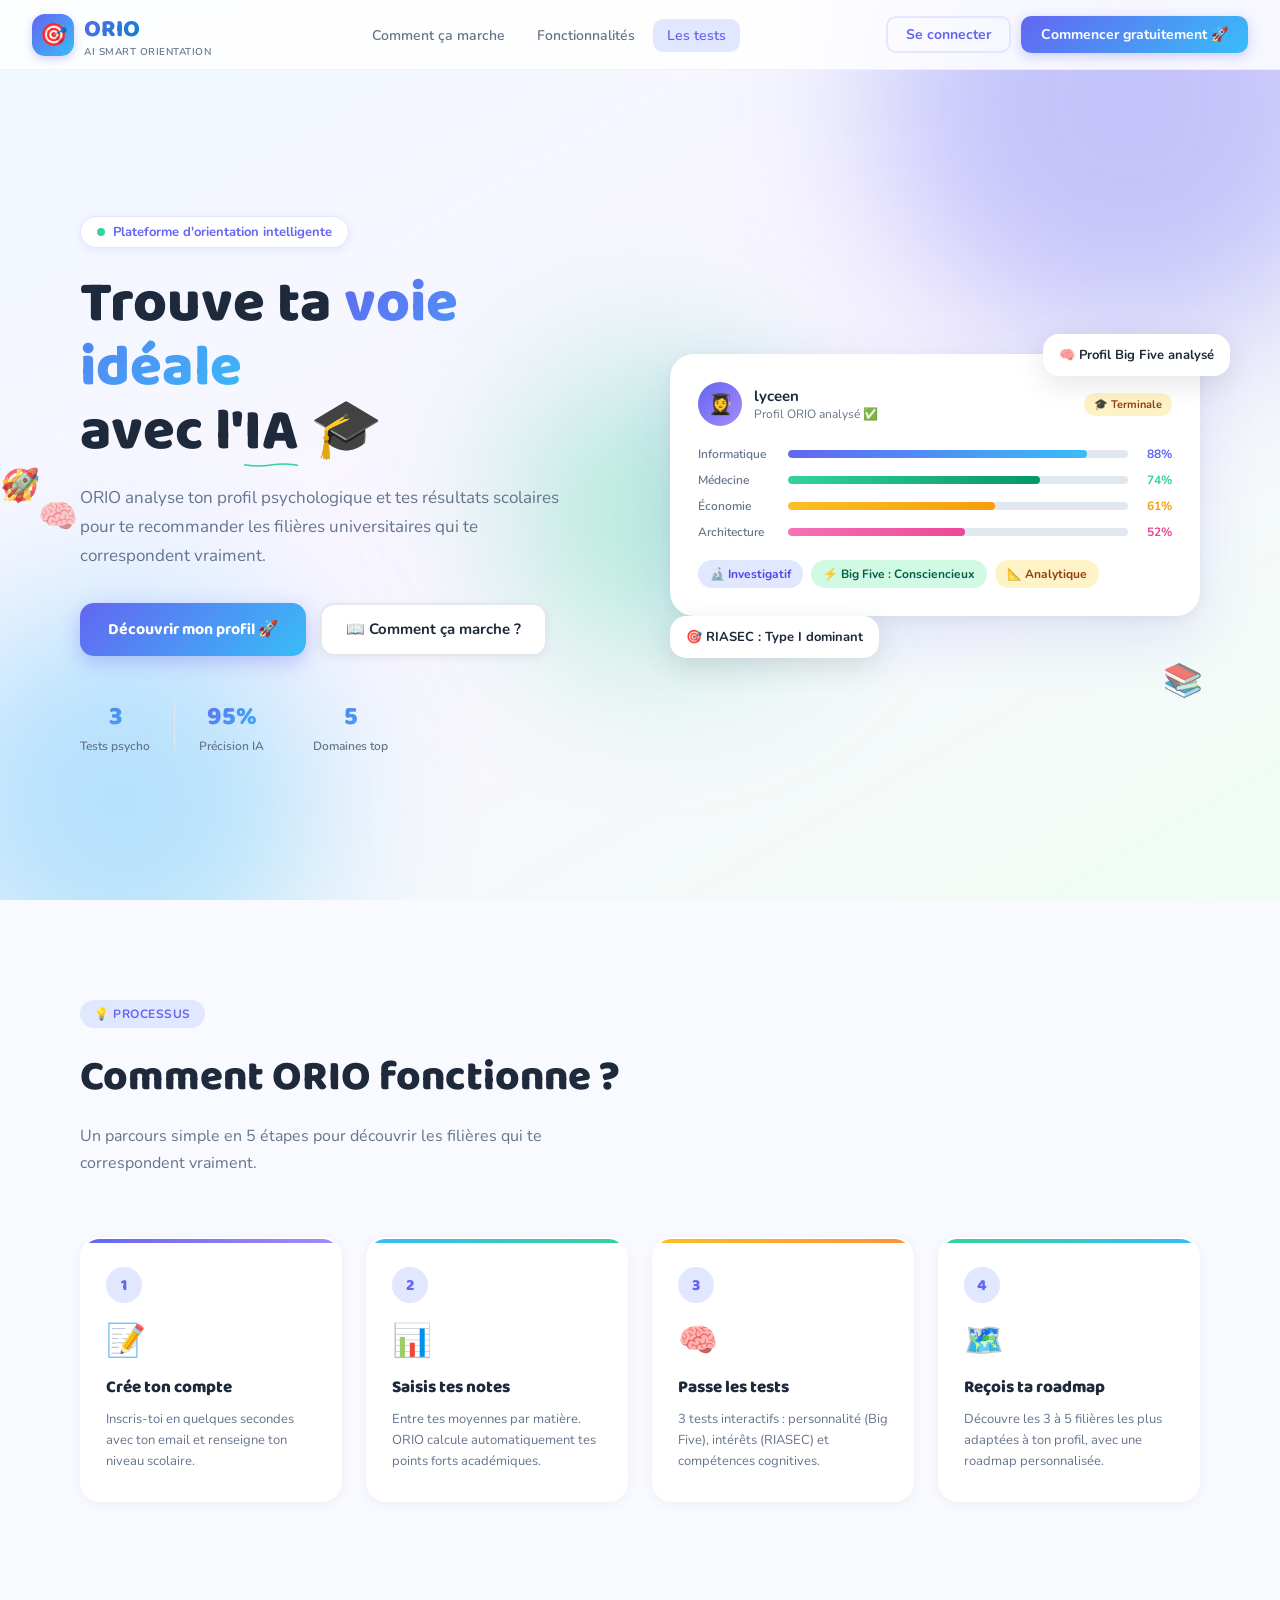
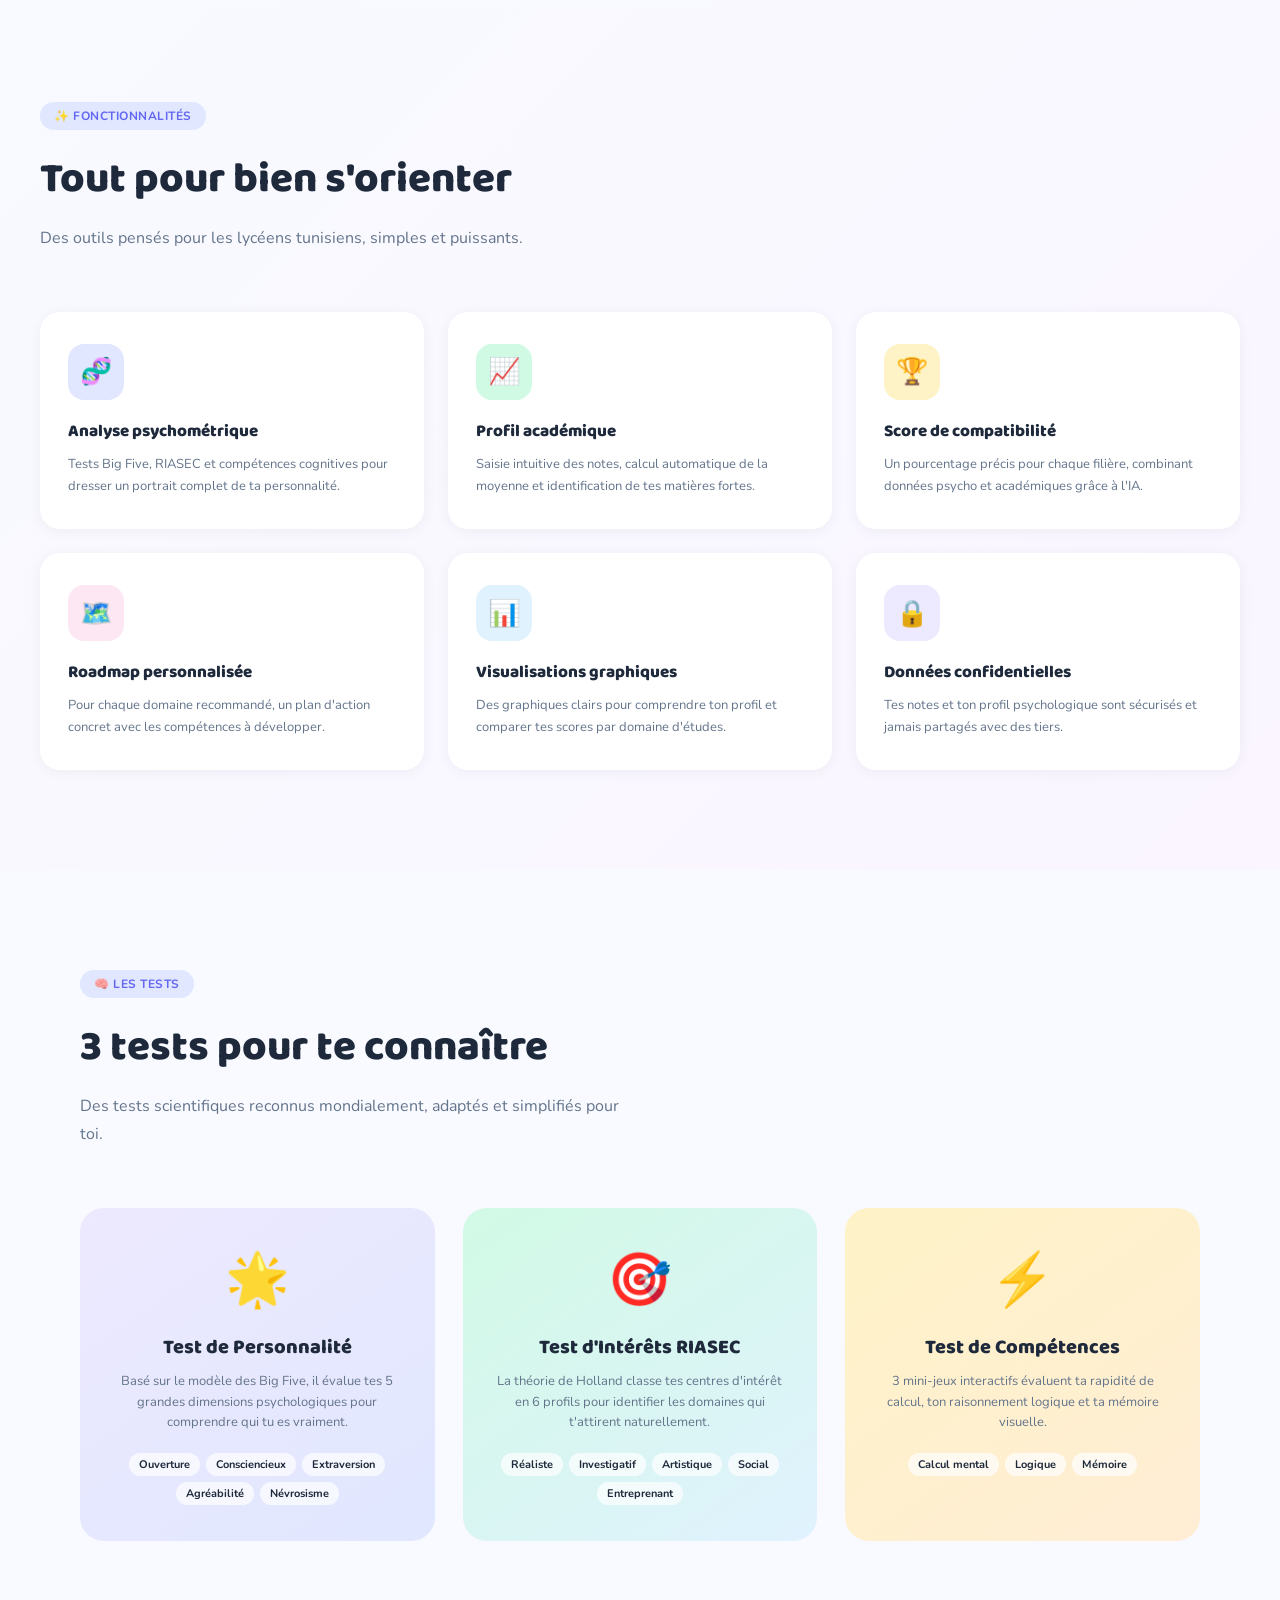
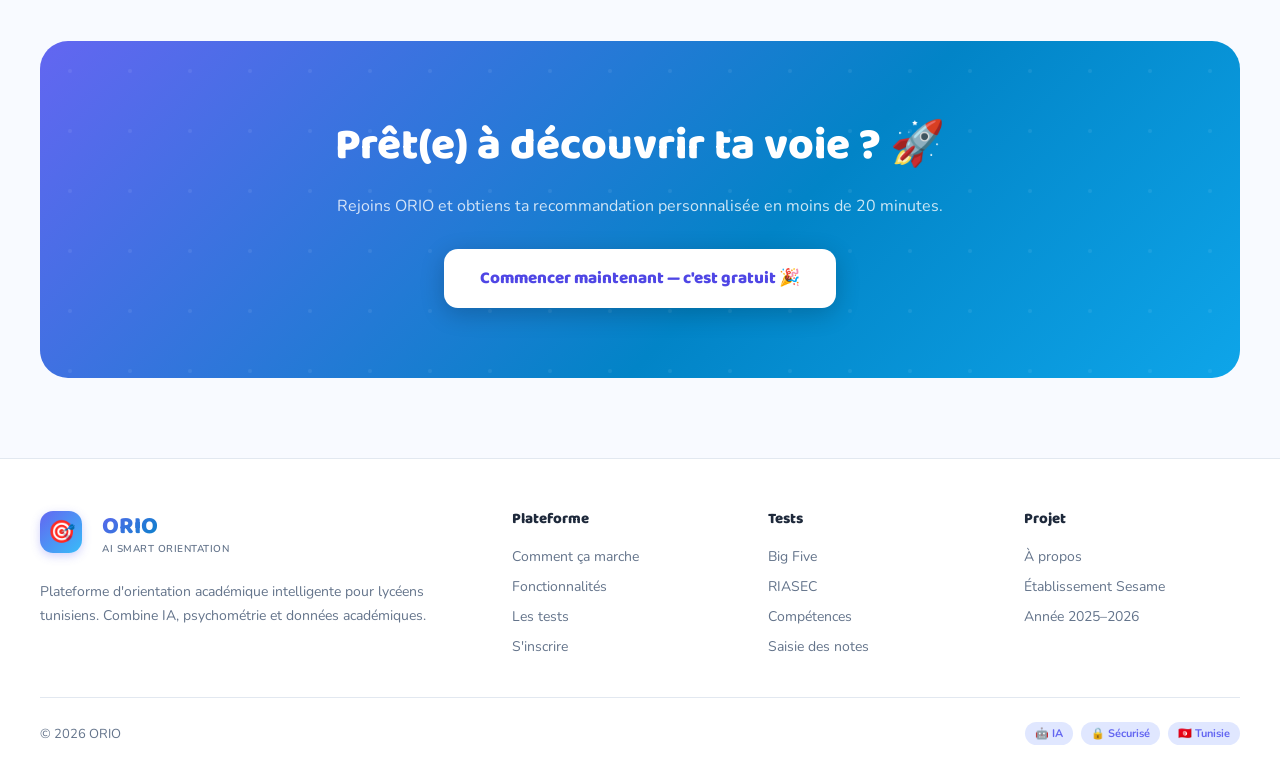
<file: index.html>
<!DOCTYPE html>
<html lang="fr">
<head>
  <meta charset="UTF-8"/>
  <meta name="viewport" content="width=device-width, initial-scale=1.0"/>
  <title>ORIO — AI Smart Orientation</title>
  <link rel="preconnect" href="https://fonts.googleapis.com">
  <link rel="stylesheet" href="../css/style.css">
  <link href="https://fonts.googleapis.com/css2?family=Baloo+2:wght@400;600;700;800;900&family=Nunito:wght@400;500;600;700;800&display=swap" rel="stylesheet">
</head>
<body>

  <!-- ═══════════ NAVBAR ═══════════ -->
  <nav class="navbar" id="navbar">
    <a class="nav-logo" href="index.html">
      <div class="nav-logo-icon">🎯</div>
      <div>
        <span class="nav-logo-text">ORIO</span>
        <span class="nav-logo-tagline">AI Smart Orientation</span>
      </div>
    </a>

    <ul class="nav-links">
      <li><a href="#how" class="nav-link">Comment ça marche</a></li>
      <li><a href="#features" class="nav-link">Fonctionnalités</a></li>
      <li><a href="#tests" class="nav-link">Les tests</a></li>
    </ul>

    <!-- Visiteur non connecté -->
    <div class="nav-cta" id="nav-guest">
      <a href="login.html" class="btn-nav-login">Se connecter</a>
      <a href="register.html" class="btn-nav-register">Commencer gratuitement 🚀</a>
    </div>

    <!-- Utilisateur connecté -->
    <div class="nav-user" id="nav-user">
      <div class="nav-avatar" id="nav-avatar">?</div>
      <span class="nav-user-name" id="nav-user-name">—</span>
      <button class="btn-nav-logout" onclick="logout()">Déconnexion</button>
    </div>

    <button class="hamburger" id="hamburger" onclick="toggleMenu()" aria-label="Menu">
      <span></span><span></span><span></span>
    </button>
  </nav>

  <!-- Mobile menu -->
  <div class="mobile-menu" id="mobile-menu">
    <a href="#how" onclick="closeMenu()">💡 Comment ça marche</a>
    <a href="#features" onclick="closeMenu()">✨ Fonctionnalités</a>
    <a href="#tests" onclick="closeMenu()">🧠 Les tests</a>
    <div class="mobile-divider"></div>
    <a href="login.html">Se connecter</a>
    <a href="register.html" class="btn-mobile-register">Commencer gratuitement 🚀</a>
  </div>

  <!-- ═══════════ HERO ═══════════ -->
  <section class="hero">
    <!-- Blobs -->
    <div class="blob blob-1"></div>
    <div class="blob blob-2"></div>
    <div class="blob blob-3"></div>

    <!-- Floating icons -->
    <div class="float-icon">📚</div>
    <div class="float-icon">🧠</div>
    <div class="float-icon">🎯</div>
    <div class="float-icon">⭐</div>
    <div class="float-icon">🚀</div>

    <div class="hero-inner">
      <!-- Left: text -->
      <div class="hero-text">
        <div class="hero-badge">
          <div class="hero-badge-dot"></div>
          Plateforme d'orientation intelligente
        </div>

        <h1 class="hero-title">
          Trouve ta
          <span class="highlight"> voie idéale</span><br>
          avec l'<span class="underline-wave">IA</span> 🎓
        </h1>

        <p class="hero-desc">
          ORIO analyse ton profil psychologique et tes résultats scolaires pour te recommander les filières universitaires qui te correspondent vraiment.
        </p>

        <div class="hero-actions">
          <a href="register.html" class="btn-hero-primary">
            Découvrir mon profil 🚀
          </a>
          <a href="#how" class="btn-hero-secondary">
            📖 Comment ça marche ?
          </a>
        </div>

        <div class="hero-stats">
          <div class="stat-item">
            <div class="stat-num">3</div>
            <div class="stat-label">Tests psycho</div>
          </div>
          <div class="stat-divider"></div>
          <div class="stat-item">
            <div class="stat-num">95%</div>
            <div class="stat-label">Précision IA</div>
          </div>
          <div class="stat-divider"></div>
          <div class="stat-item">
            <div class="stat-num">5</div>
            <div class="stat-label">Domaines top</div>
          </div>
        </div>
      </div>

      <!-- Right: visual card -->
      <div class="hero-visual">
        <div class="hero-card-main">
          <div class="hc-header">
            <div class="hc-avatar">👩‍🎓</div>
            <div>
              <div class="hc-name">lyceen</div>
              <div class="hc-tag">Profil ORIO analysé ✅</div>
            </div>
            <div class="hc-badge-bac">🎓 Terminale</div>
          </div>

          <div class="score-bars">
            <div class="score-row">
              <span class="score-label">Informatique</span>
              <div class="score-bar-bg">
                <div class="score-bar-fill" style="width:88%;background:linear-gradient(90deg,#6366f1,#38bdf8)"></div>
              </div>
              <span class="score-pct" style="color:#6366f1">88%</span>
            </div>
            <div class="score-row">
              <span class="score-label">Médecine</span>
              <div class="score-bar-bg">
                <div class="score-bar-fill" style="width:74%;background:linear-gradient(90deg,#34d399,#059669);animation-delay:.1s"></div>
              </div>
              <span class="score-pct" style="color:#34d399">74%</span>
            </div>
            <div class="score-row">
              <span class="score-label">Économie</span>
              <div class="score-bar-bg">
                <div class="score-bar-fill" style="width:61%;background:linear-gradient(90deg,#fbbf24,#f59e0b);animation-delay:.2s"></div>
              </div>
              <span class="score-pct" style="color:#f59e0b">61%</span>
            </div>
            <div class="score-row">
              <span class="score-label">Architecture</span>
              <div class="score-bar-bg">
                <div class="score-bar-fill" style="width:52%;background:linear-gradient(90deg,#f472b6,#ec4899);animation-delay:.3s"></div>
              </div>
              <span class="score-pct" style="color:#ec4899">52%</span>
            </div>
          </div>

          <div class="result-chips">
            <span class="chip chip-1">🔬 Investigatif</span>
            <span class="chip chip-2">⚡ Big Five : Consciencieux</span>
            <span class="chip chip-3">📐 Analytique</span>
          </div>
        </div>

        <!-- Floating mini-cards -->
        <div class="mini-card">🧠 Profil Big Five analysé</div>
        <div class="mini-card">🎯 RIASEC : Type I dominant</div>
      </div>
    </div>
  </section>

  <!-- ═══════════ HOW IT WORKS ═══════════ -->
  <section class="section" id="how">
    <div class="reveal">
      <div class="section-tag">💡 Processus</div>
      <h2 class="section-title">Comment ORIO fonctionne ?</h2>
      <p class="section-desc">Un parcours simple en 5 étapes pour découvrir les filières qui te correspondent vraiment.</p>
    </div>

    <div class="steps-grid reveal">
      <div class="step-card">
        <div class="step-num">1</div>
        <div class="step-emoji">📝</div>
        <div class="step-title">Crée ton compte</div>
        <div class="step-desc">Inscris-toi en quelques secondes avec ton email et renseigne ton niveau scolaire.</div>
      </div>
      <div class="step-card">
        <div class="step-num">2</div>
        <div class="step-emoji">📊</div>
        <div class="step-title">Saisis tes notes</div>
        <div class="step-desc">Entre tes moyennes par matière. ORIO calcule automatiquement tes points forts académiques.</div>
      </div>
      <div class="step-card">
        <div class="step-num">3</div>
        <div class="step-emoji">🧠</div>
        <div class="step-title">Passe les tests</div>
        <div class="step-desc">3 tests interactifs : personnalité (Big Five), intérêts (RIASEC) et compétences cognitives.</div>
      </div>
  
      <div class="step-card">
        <div class="step-num">4</div>
        <div class="step-emoji">🗺️</div>
        <div class="step-title">Reçois ta roadmap</div>
        <div class="step-desc">Découvre les 3 à 5 filières les plus adaptées à ton profil, avec une roadmap personnalisée.</div>
      </div>
    </div>
  </section>

  <!-- ═══════════ FEATURES ═══════════ -->
  <div class="features-bg" id="features">
    <div class="features-inner">
      <div class="reveal">
        <div class="section-tag">✨ Fonctionnalités</div>
        <h2 class="section-title">Tout pour bien s'orienter</h2>
        <p class="section-desc">Des outils pensés pour les lycéens tunisiens, simples et puissants.</p>
      </div>

      <div class="features-grid reveal">
        <div class="feature-card">
          <div class="feature-icon fi-1">🧬</div>
          <div class="feature-title">Analyse psychométrique</div>
          <div class="feature-desc">Tests Big Five, RIASEC et compétences cognitives pour dresser un portrait complet de ta personnalité.</div>
        </div>
        <div class="feature-card">
          <div class="feature-icon fi-2">📈</div>
          <div class="feature-title">Profil académique</div>
          <div class="feature-desc">Saisie intuitive des notes, calcul automatique de la moyenne et identification de tes matières fortes.</div>
        </div>
        <div class="feature-card">
          <div class="feature-icon fi-3">🏆</div>
          <div class="feature-title">Score de compatibilité</div>
          <div class="feature-desc">Un pourcentage précis pour chaque filière, combinant données psycho et académiques grâce à l'IA.</div>
        </div>
        <div class="feature-card">
          <div class="feature-icon fi-4">🗺️</div>
          <div class="feature-title">Roadmap personnalisée</div>
          <div class="feature-desc">Pour chaque domaine recommandé, un plan d'action concret avec les compétences à développer.</div>
        </div>
        <div class="feature-card">
          <div class="feature-icon fi-5">📊</div>
          <div class="feature-title">Visualisations graphiques</div>
          <div class="feature-desc">Des graphiques clairs pour comprendre ton profil et comparer tes scores par domaine d'études.</div>
        </div>
        <div class="feature-card">
          <div class="feature-icon fi-6">🔒</div>
          <div class="feature-title">Données confidentielles</div>
          <div class="feature-desc">Tes notes et ton profil psychologique sont sécurisés et jamais partagés avec des tiers.</div>
        </div>
      </div>
    </div>
  </div>

  <!-- ═══════════ TESTS ═══════════ -->
  <section class="tests-section" id="tests">
    <div class="reveal">
      <div class="section-tag">🧠 Les tests</div>
      <h2 class="section-title">3 tests pour te connaître</h2>
      <p class="section-desc">Des tests scientifiques reconnus mondialement, adaptés et simplifiés pour toi.</p>
    </div>

    <div class="tests-grid reveal">
      <div class="test-card test-card-1">
        <span class="test-card-emoji">🌟</span>
        <div class="test-card-title">Test de Personnalité</div>
        <div class="test-card-desc">Basé sur le modèle des Big Five, il évalue tes 5 grandes dimensions psychologiques pour comprendre qui tu es vraiment.</div>
        <div class="test-card-tags">
          <span class="test-tag">Ouverture</span>
          <span class="test-tag">Consciencieux</span>
          <span class="test-tag">Extraversion</span>
          <span class="test-tag">Agréabilité</span>
          <span class="test-tag">Névrosisme</span>
        </div>
      </div>
      <div class="test-card test-card-2">
        <span class="test-card-emoji">🎯</span>
        <div class="test-card-title">Test d'Intérêts RIASEC</div>
        <div class="test-card-desc">La théorie de Holland classe tes centres d'intérêt en 6 profils pour identifier les domaines qui t'attirent naturellement.</div>
        <div class="test-card-tags">
          <span class="test-tag">Réaliste</span>
          <span class="test-tag">Investigatif</span>
          <span class="test-tag">Artistique</span>
          <span class="test-tag">Social</span>
          <span class="test-tag">Entreprenant</span>
        </div>
      </div>
      <div class="test-card test-card-3">
        <span class="test-card-emoji">⚡</span>
        <div class="test-card-title">Test de Compétences</div>
        <div class="test-card-desc">3 mini-jeux interactifs évaluent ta rapidité de calcul, ton raisonnement logique et ta mémoire visuelle.</div>
        <div class="test-card-tags">
          <span class="test-tag">Calcul mental</span>
          <span class="test-tag">Logique</span>
          <span class="test-tag">Mémoire</span>
        </div>
      </div>
    </div>
  </section>

  <!-- ═══════════ CTA BANNER ═══════════ -->
  <div class="cta-banner reveal">
    <h2 class="cta-title">Prêt(e) à découvrir ta voie ? 🚀</h2>
    <p class="cta-desc">Rejoins ORIO et obtiens ta recommandation personnalisée en moins de 20 minutes.</p>
    <a href="register.html" class="btn-cta">Commencer maintenant — c'est gratuit 🎉</a>
  </div>

  <!-- ═══════════ FOOTER ═══════════ -->
  <footer>
    <div class="footer-inner">
      <div>
        <a class="nav-logo" href="index.html" style="display:inline-flex;margin-bottom:12px;">
          <div class="nav-logo-icon">🎯</div>
          <div style="margin-left:10px;">
            <span class="nav-logo-text">ORIO</span>
            <span class="nav-logo-tagline">AI Smart Orientation</span>
          </div>
        </a>
        <p class="footer-brand-desc">Plateforme d'orientation académique intelligente pour lycéens tunisiens. Combine IA, psychométrie et données académiques.</p>
      </div>

      <div class="footer-col">
        <div class="footer-col-title">Plateforme</div>
        <ul>
          <li><a href="#how">Comment ça marche</a></li>
          <li><a href="#features">Fonctionnalités</a></li>
          <li><a href="#tests">Les tests</a></li>
          <li><a href="register.html">S'inscrire</a></li>
        </ul>
      </div>

      <div class="footer-col">
        <div class="footer-col-title">Tests</div>
        <ul>
          <li><a href="#">Big Five</a></li>
          <li><a href="#">RIASEC</a></li>
          <li><a href="#">Compétences</a></li>
          <li><a href="#">Saisie des notes</a></li>
        </ul>
      </div>

      <div class="footer-col">
        <div class="footer-col-title">Projet</div>
        <ul>
          <li><a href="#">À propos</a></li>
          <li><a href="#">Établissement Sesame</a></li>
          <li><a href="#">Année 2025–2026</a></li>
        </ul>
      </div>
    </div>

    <div class="footer-bottom">
      <p>© 2026 ORIO</p>
      <div class="footer-badges">
        <span class="footer-badge">🤖 IA</span>
        <span class="footer-badge">🔒 Sécurisé</span>
        <span class="footer-badge">🇹🇳 Tunisie</span>
      </div>
    </div>
  </footer>

  <script>
    // ─── Navbar scroll ────────────────────────────────────
    const navbar = document.getElementById('navbar');
    window.addEventListener('scroll', () => {
      navbar.classList.toggle('scrolled', window.scrollY > 20);
    });

    // ─── Active nav link on scroll ───────────────────────
    const sections = document.querySelectorAll('section[id], div[id]');
    const navLinks = document.querySelectorAll('.nav-link');
    const observer = new IntersectionObserver((entries) => {
      entries.forEach(entry => {
        if (entry.isIntersecting) {
          navLinks.forEach(link => {
            link.classList.toggle('active', link.getAttribute('href') === '#' + entry.target.id);
          });
        }
      });
    }, { threshold: 0.4 });
    sections.forEach(s => observer.observe(s));

    // ─── Mobile menu ─────────────────────────────────────
    function toggleMenu() {
      const menu = document.getElementById('mobile-menu');
      const ham  = document.getElementById('hamburger');
      menu.classList.toggle('open');
      ham.classList.toggle('open');
    }
    function closeMenu() {
      document.getElementById('mobile-menu').classList.remove('open');
      document.getElementById('hamburger').classList.remove('open');
    }

    // ─── Auth state ──────────────────────────────────────
    const token = localStorage.getItem('access_token');
    const user  = JSON.parse(localStorage.getItem('user') || 'null');
    if (token && user) {
      document.getElementById('nav-guest').style.display = 'none';
      const navUser = document.getElementById('nav-user');
      navUser.classList.add('visible');
      document.getElementById('nav-user-name').textContent = user.first_name || user.email;
      document.getElementById('nav-avatar').textContent = (user.first_name || 'U')[0].toUpperCase();
    }

    async function logout() {
      const refresh = localStorage.getItem('refresh_token');
      try {
        await fetch('http://127.0.0.1:8000/api/auth/logout/', {
          method: 'POST',
          headers: {
            'Content-Type': 'application/json',
            'Authorization': 'Bearer ' + localStorage.getItem('access_token')
          },
          body: JSON.stringify({ refresh })
        });
      } catch(e) {}
      localStorage.clear();
      window.location.reload();
    }

    // ─── Reveal on scroll ────────────────────────────────
    const reveals = document.querySelectorAll('.reveal');
    const revealObserver = new IntersectionObserver((entries) => {
      entries.forEach((entry, i) => {
        if (entry.isIntersecting) {
          entry.target.style.transitionDelay = (i % 3) * 0.1 + 's';
          entry.target.classList.add('visible');
        }
      });
    }, { threshold: 0.12 });
    reveals.forEach(r => revealObserver.observe(r));

    // ─── Smooth scroll for nav links ─────────────────────
    document.querySelectorAll('a[href^="#"]').forEach(a => {
      a.addEventListener('click', e => {
        const target = document.querySelector(a.getAttribute('href'));
        if (target) {
          e.preventDefault();
          target.scrollIntoView({ behavior: 'smooth' });
        }
      });
    });
  </script>
</body>
</html>
</file>
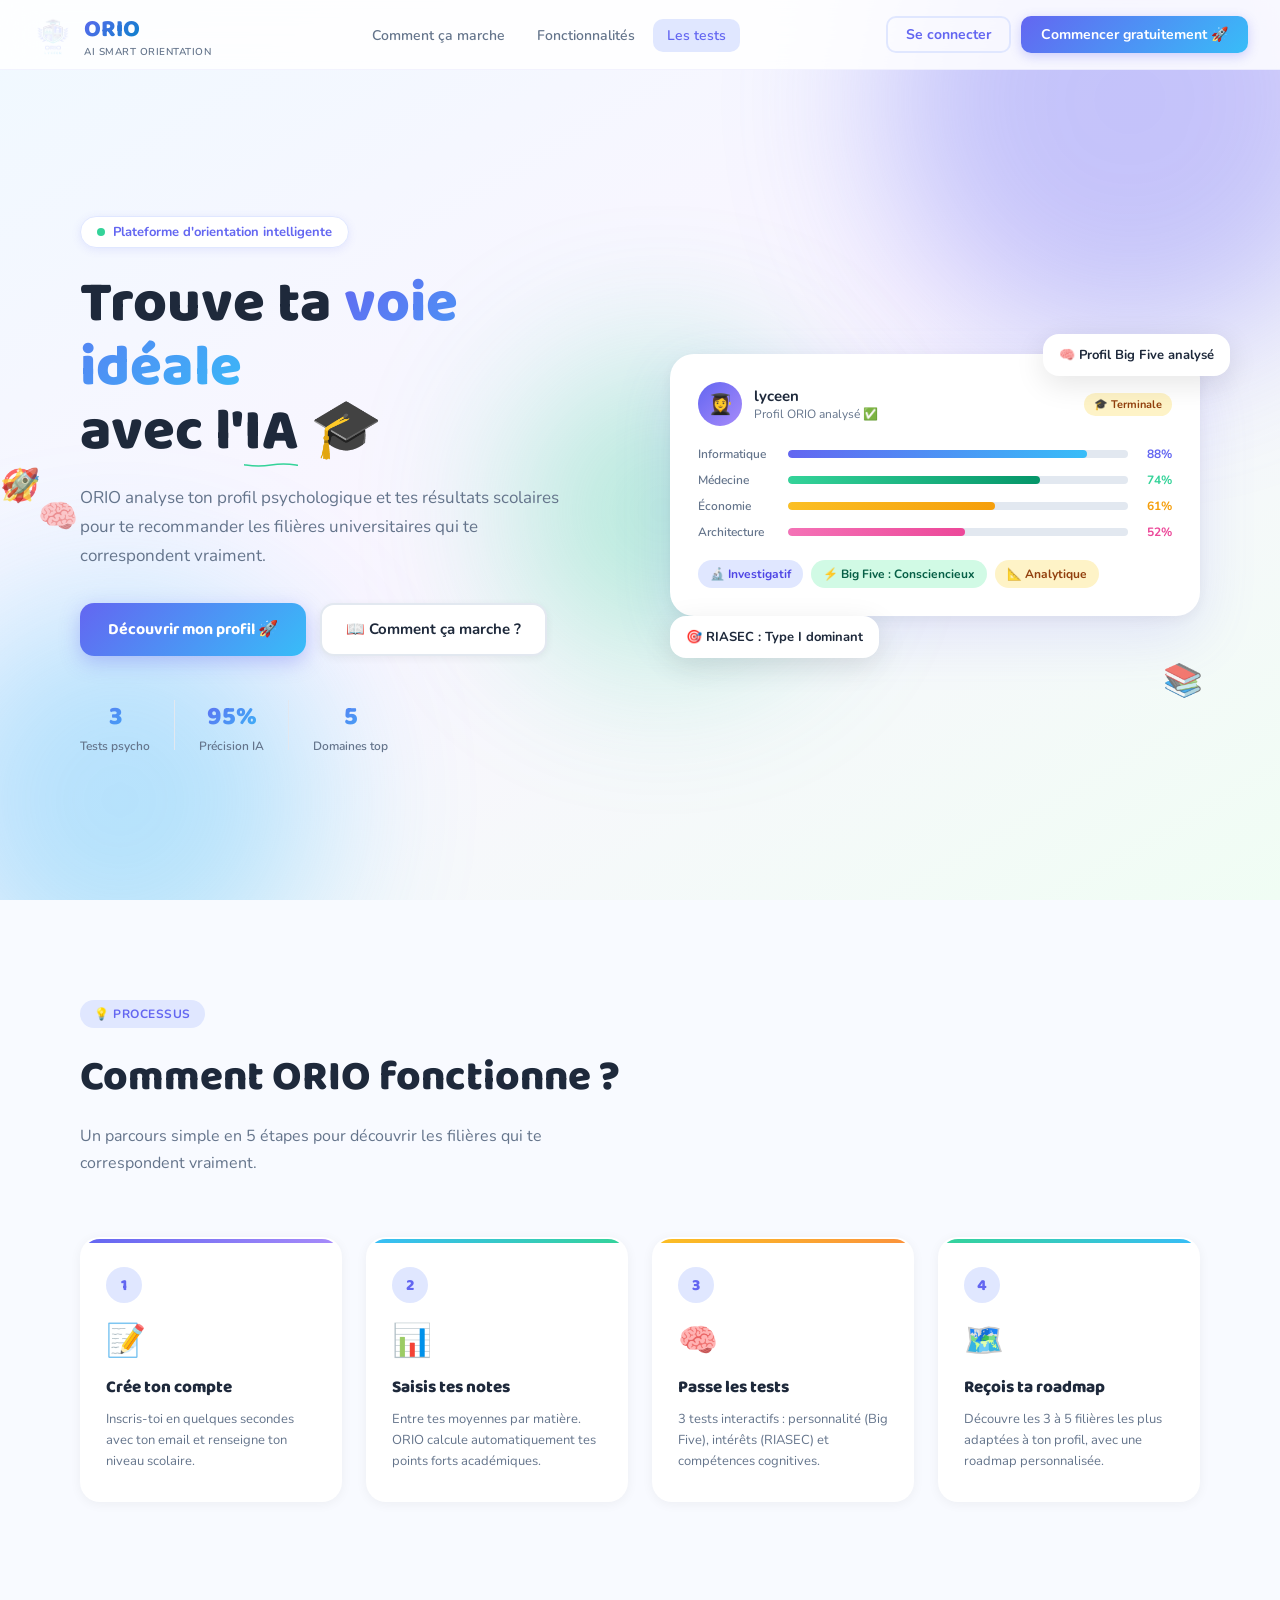
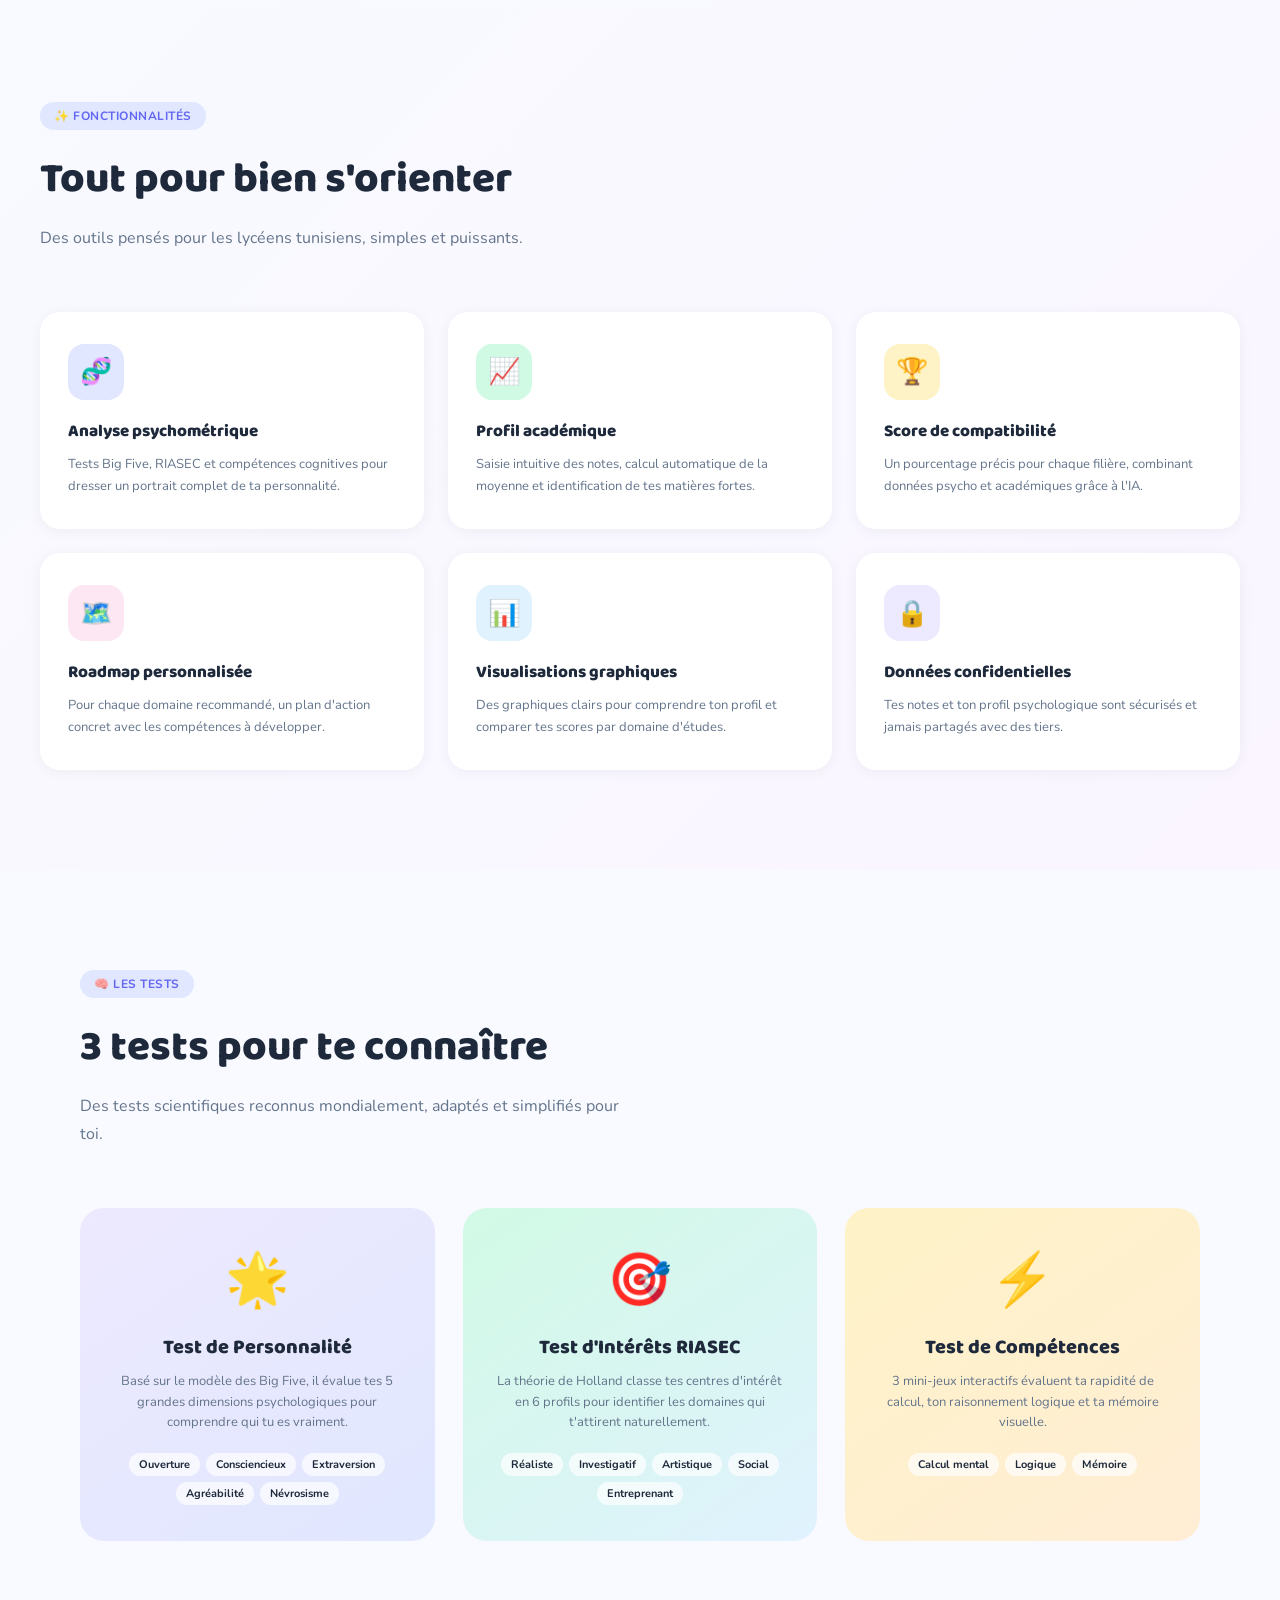
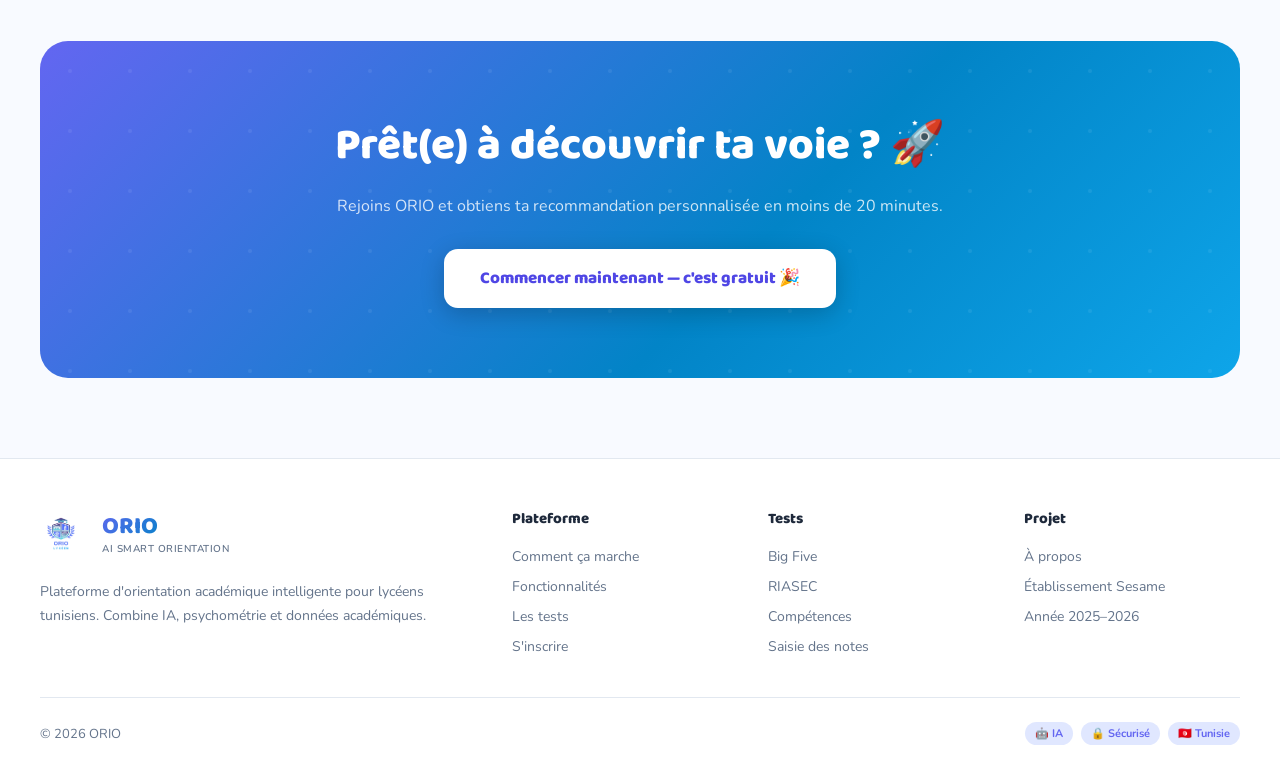
<file: pages/index.html>
<!DOCTYPE html>
<html lang="fr">
<head>
  <meta charset="UTF-8"/>
  <meta name="viewport" content="width=device-width, initial-scale=1.0"/>
  <title>ORIO — AI Smart Orientation</title>
  <link rel="preconnect" href="https://fonts.googleapis.com">
  <link rel="stylesheet" href="../assets/css/style.css">
  <link href="https://fonts.googleapis.com/css2?family=Baloo+2:wght@400;600;700;800;900&family=Nunito:wght@400;500;600;700;800&display=swap" rel="stylesheet">
</head>
<body>

  <!-- ═══════════ NAVBAR ═══════════ -->
  <nav class="navbar" id="navbar">
    <a class="nav-logo" href="index.html">
      <div class="nav-logo-icon"><img src="../assets/images/logo.png" alt="ORIO" style="width:40px;height:40px;object-fit:contain;background-color:transparent;mix-blend-mode:screen;"/></div>
      <div>
        <span class="nav-logo-text">ORIO</span>
        <span class="nav-logo-tagline">AI Smart Orientation</span>
      </div>
    </a>

    <ul class="nav-links">
      <li><a href="#how" class="nav-link">Comment ça marche</a></li>
      <li><a href="#features" class="nav-link">Fonctionnalités</a></li>
      <li><a href="#tests" class="nav-link">Les tests</a></li>
    </ul>

    <!-- Visiteur non connecté -->
    <div class="nav-cta" id="nav-guest">
      <a href="login.html" class="btn-nav-login">Se connecter</a>
      <a href="register.html" class="btn-nav-register">Commencer gratuitement 🚀</a>
    </div>

    <!-- Utilisateur connecté -->
    <div class="nav-user" id="nav-user">
      <div class="nav-avatar" id="nav-avatar">?</div>
      <span class="nav-user-name" id="nav-user-name">—</span>
      <button class="btn-nav-logout" onclick="logout()">Déconnexion</button>
    </div>

    <button class="hamburger" id="hamburger" onclick="toggleMenu()" aria-label="Menu">
      <span></span><span></span><span></span>
    </button>
  </nav>

  <!-- Mobile menu -->
  <div class="mobile-menu" id="mobile-menu">
    <a href="#how" onclick="closeMenu()">💡 Comment ça marche</a>
    <a href="#features" onclick="closeMenu()">✨ Fonctionnalités</a>
    <a href="#tests" onclick="closeMenu()">🧠 Les tests</a>
    <div class="mobile-divider"></div>
    <a href="login.html">Se connecter</a>
    <a href="register.html" class="btn-mobile-register">Commencer gratuitement 🚀</a>
  </div>

  <!-- ═══════════ HERO ═══════════ -->
  <section class="hero">
    <!-- Blobs -->
    <div class="blob blob-1"></div>
    <div class="blob blob-2"></div>
    <div class="blob blob-3"></div>

    <!-- Floating icons -->
    <div class="float-icon">📚</div>
    <div class="float-icon">🧠</div>
    <div class="float-icon">🎯</div>
    <div class="float-icon">⭐</div>
    <div class="float-icon">🚀</div>

    <div class="hero-inner">
      <!-- Left: text -->
      <div class="hero-text">
        <div class="hero-badge">
          <div class="hero-badge-dot"></div>
          Plateforme d'orientation intelligente
        </div>

        <h1 class="hero-title">
          Trouve ta
          <span class="highlight"> voie idéale</span><br>
          avec l'<span class="underline-wave">IA</span> 🎓
        </h1>

        <p class="hero-desc">
          ORIO analyse ton profil psychologique et tes résultats scolaires pour te recommander les filières universitaires qui te correspondent vraiment.
        </p>

        <div class="hero-actions">
          <a href="register.html" class="btn-hero-primary">
            Découvrir mon profil 🚀
          </a>
          <a href="#how" class="btn-hero-secondary">
            📖 Comment ça marche ?
          </a>
        </div>

        <div class="hero-stats">
          <div class="stat-item">
            <div class="stat-num">3</div>
            <div class="stat-label">Tests psycho</div>
          </div>
          <div class="stat-divider"></div>
          <div class="stat-item">
            <div class="stat-num">95%</div>
            <div class="stat-label">Précision IA</div>
          </div>
          <div class="stat-divider"></div>
          <div class="stat-item">
            <div class="stat-num">5</div>
            <div class="stat-label">Domaines top</div>
          </div>
        </div>
      </div>

      <!-- Right: visual card -->
      <div class="hero-visual">
        <div class="hero-card-main">
          <div class="hc-header">
            <div class="hc-avatar">👩‍🎓</div>
            <div>
              <div class="hc-name">lyceen</div>
              <div class="hc-tag">Profil ORIO analysé ✅</div>
            </div>
            <div class="hc-badge-bac">🎓 Terminale</div>
          </div>

          <div class="score-bars">
            <div class="score-row">
              <span class="score-label">Informatique</span>
              <div class="score-bar-bg">
                <div class="score-bar-fill" style="width:88%;background:linear-gradient(90deg,#6366f1,#38bdf8)"></div>
              </div>
              <span class="score-pct" style="color:#6366f1">88%</span>
            </div>
            <div class="score-row">
              <span class="score-label">Médecine</span>
              <div class="score-bar-bg">
                <div class="score-bar-fill" style="width:74%;background:linear-gradient(90deg,#34d399,#059669);animation-delay:.1s"></div>
              </div>
              <span class="score-pct" style="color:#34d399">74%</span>
            </div>
            <div class="score-row">
              <span class="score-label">Économie</span>
              <div class="score-bar-bg">
                <div class="score-bar-fill" style="width:61%;background:linear-gradient(90deg,#fbbf24,#f59e0b);animation-delay:.2s"></div>
              </div>
              <span class="score-pct" style="color:#f59e0b">61%</span>
            </div>
            <div class="score-row">
              <span class="score-label">Architecture</span>
              <div class="score-bar-bg">
                <div class="score-bar-fill" style="width:52%;background:linear-gradient(90deg,#f472b6,#ec4899);animation-delay:.3s"></div>
              </div>
              <span class="score-pct" style="color:#ec4899">52%</span>
            </div>
          </div>

          <div class="result-chips">
            <span class="chip chip-1">🔬 Investigatif</span>
            <span class="chip chip-2">⚡ Big Five : Consciencieux</span>
            <span class="chip chip-3">📐 Analytique</span>
          </div>
        </div>

        <!-- Floating mini-cards -->
        <div class="mini-card">🧠 Profil Big Five analysé</div>
        <div class="mini-card">🎯 RIASEC : Type I dominant</div>
      </div>
    </div>
  </section>

  <!-- ═══════════ HOW IT WORKS ═══════════ -->
  <section class="section" id="how">
    <div class="reveal">
      <div class="section-tag">💡 Processus</div>
      <h2 class="section-title">Comment ORIO fonctionne ?</h2>
      <p class="section-desc">Un parcours simple en 5 étapes pour découvrir les filières qui te correspondent vraiment.</p>
    </div>

    <div class="steps-grid reveal">
      <div class="step-card">
        <div class="step-num">1</div>
        <div class="step-emoji">📝</div>
        <div class="step-title">Crée ton compte</div>
        <div class="step-desc">Inscris-toi en quelques secondes avec ton email et renseigne ton niveau scolaire.</div>
      </div>
      <div class="step-card">
        <div class="step-num">2</div>
        <div class="step-emoji">📊</div>
        <div class="step-title">Saisis tes notes</div>
        <div class="step-desc">Entre tes moyennes par matière. ORIO calcule automatiquement tes points forts académiques.</div>
      </div>
      <div class="step-card">
        <div class="step-num">3</div>
        <div class="step-emoji">🧠</div>
        <div class="step-title">Passe les tests</div>
        <div class="step-desc">3 tests interactifs : personnalité (Big Five), intérêts (RIASEC) et compétences cognitives.</div>
      </div>
  
      <div class="step-card">
        <div class="step-num">4</div>
        <div class="step-emoji">🗺️</div>
        <div class="step-title">Reçois ta roadmap</div>
        <div class="step-desc">Découvre les 3 à 5 filières les plus adaptées à ton profil, avec une roadmap personnalisée.</div>
      </div>
    </div>
  </section>

  <!-- ═══════════ FEATURES ═══════════ -->
  <div class="features-bg" id="features">
    <div class="features-inner">
      <div class="reveal">
        <div class="section-tag">✨ Fonctionnalités</div>
        <h2 class="section-title">Tout pour bien s'orienter</h2>
        <p class="section-desc">Des outils pensés pour les lycéens tunisiens, simples et puissants.</p>
      </div>

      <div class="features-grid reveal">
        <div class="feature-card">
          <div class="feature-icon fi-1">🧬</div>
          <div class="feature-title">Analyse psychométrique</div>
          <div class="feature-desc">Tests Big Five, RIASEC et compétences cognitives pour dresser un portrait complet de ta personnalité.</div>
        </div>
        <div class="feature-card">
          <div class="feature-icon fi-2">📈</div>
          <div class="feature-title">Profil académique</div>
          <div class="feature-desc">Saisie intuitive des notes, calcul automatique de la moyenne et identification de tes matières fortes.</div>
        </div>
        <div class="feature-card">
          <div class="feature-icon fi-3">🏆</div>
          <div class="feature-title">Score de compatibilité</div>
          <div class="feature-desc">Un pourcentage précis pour chaque filière, combinant données psycho et académiques grâce à l'IA.</div>
        </div>
        <div class="feature-card">
          <div class="feature-icon fi-4">🗺️</div>
          <div class="feature-title">Roadmap personnalisée</div>
          <div class="feature-desc">Pour chaque domaine recommandé, un plan d'action concret avec les compétences à développer.</div>
        </div>
        <div class="feature-card">
          <div class="feature-icon fi-5">📊</div>
          <div class="feature-title">Visualisations graphiques</div>
          <div class="feature-desc">Des graphiques clairs pour comprendre ton profil et comparer tes scores par domaine d'études.</div>
        </div>
        <div class="feature-card">
          <div class="feature-icon fi-6">🔒</div>
          <div class="feature-title">Données confidentielles</div>
          <div class="feature-desc">Tes notes et ton profil psychologique sont sécurisés et jamais partagés avec des tiers.</div>
        </div>
      </div>
    </div>
  </div>

  <!-- ═══════════ TESTS ═══════════ -->
  <section class="tests-section" id="tests">
    <div class="reveal">
      <div class="section-tag">🧠 Les tests</div>
      <h2 class="section-title">3 tests pour te connaître</h2>
      <p class="section-desc">Des tests scientifiques reconnus mondialement, adaptés et simplifiés pour toi.</p>
    </div>

    <div class="tests-grid reveal">
      <div class="test-card test-card-1">
        <span class="test-card-emoji">🌟</span>
        <div class="test-card-title">Test de Personnalité</div>
        <div class="test-card-desc">Basé sur le modèle des Big Five, il évalue tes 5 grandes dimensions psychologiques pour comprendre qui tu es vraiment.</div>
        <div class="test-card-tags">
          <span class="test-tag">Ouverture</span>
          <span class="test-tag">Consciencieux</span>
          <span class="test-tag">Extraversion</span>
          <span class="test-tag">Agréabilité</span>
          <span class="test-tag">Névrosisme</span>
        </div>
      </div>
      <div class="test-card test-card-2">
        <span class="test-card-emoji">🎯</span>
        <div class="test-card-title">Test d'Intérêts RIASEC</div>
        <div class="test-card-desc">La théorie de Holland classe tes centres d'intérêt en 6 profils pour identifier les domaines qui t'attirent naturellement.</div>
        <div class="test-card-tags">
          <span class="test-tag">Réaliste</span>
          <span class="test-tag">Investigatif</span>
          <span class="test-tag">Artistique</span>
          <span class="test-tag">Social</span>
          <span class="test-tag">Entreprenant</span>
        </div>
      </div>
      <div class="test-card test-card-3">
        <span class="test-card-emoji">⚡</span>
        <div class="test-card-title">Test de Compétences</div>
        <div class="test-card-desc">3 mini-jeux interactifs évaluent ta rapidité de calcul, ton raisonnement logique et ta mémoire visuelle.</div>
        <div class="test-card-tags">
          <span class="test-tag">Calcul mental</span>
          <span class="test-tag">Logique</span>
          <span class="test-tag">Mémoire</span>
        </div>
      </div>
    </div>
  </section>

  <!-- ═══════════ CTA BANNER ═══════════ -->
  <div class="cta-banner reveal">
    <h2 class="cta-title">Prêt(e) à découvrir ta voie ? 🚀</h2>
    <p class="cta-desc">Rejoins ORIO et obtiens ta recommandation personnalisée en moins de 20 minutes.</p>
    <a href="register.html" class="btn-cta">Commencer maintenant — c'est gratuit 🎉</a>
  </div>

  <!-- ═══════════ FOOTER ═══════════ -->
  <footer>
    <div class="footer-inner">
      <div>
        <a class="nav-logo" href="index.html" style="display:inline-flex;margin-bottom:12px;">
          <div class="nav-logo-icon"><img src="../assets/images/logo.png" alt="ORIO" style="width:36px;height:36px;object-fit:contain;"/></div>
          <div style="margin-left:10px;">
            <span class="nav-logo-text">ORIO</span>
            <span class="nav-logo-tagline">AI Smart Orientation</span>
          </div>
        </a>
        <p class="footer-brand-desc">Plateforme d'orientation académique intelligente pour lycéens tunisiens. Combine IA, psychométrie et données académiques.</p>
      </div>

      <div class="footer-col">
        <div class="footer-col-title">Plateforme</div>
        <ul>
          <li><a href="#how">Comment ça marche</a></li>
          <li><a href="#features">Fonctionnalités</a></li>
          <li><a href="#tests">Les tests</a></li>
          <li><a href="register.html">S'inscrire</a></li>
        </ul>
      </div>

      <div class="footer-col">
        <div class="footer-col-title">Tests</div>
        <ul>
          <li><a href="#">Big Five</a></li>
          <li><a href="#">RIASEC</a></li>
          <li><a href="#">Compétences</a></li>
          <li><a href="#">Saisie des notes</a></li>
        </ul>
      </div>

      <div class="footer-col">
        <div class="footer-col-title">Projet</div>
        <ul>
          <li><a href="#">À propos</a></li>
          <li><a href="#">Établissement Sesame</a></li>
          <li><a href="#">Année 2025–2026</a></li>
        </ul>
      </div>
    </div>

    <div class="footer-bottom">
      <p>© 2026 ORIO</p>
      <div class="footer-badges">
        <span class="footer-badge">🤖 IA</span>
        <span class="footer-badge">🔒 Sécurisé</span>
        <span class="footer-badge">🇹🇳 Tunisie</span>
      </div>
    </div>
  </footer>

  <script>
    // ─── Navbar scroll ────────────────────────────────────
    const navbar = document.getElementById('navbar');
    window.addEventListener('scroll', () => {
      navbar.classList.toggle('scrolled', window.scrollY > 20);
    });

    // ─── Active nav link on scroll ───────────────────────
    const sections = document.querySelectorAll('section[id], div[id]');
    const navLinks = document.querySelectorAll('.nav-link');
    const observer = new IntersectionObserver((entries) => {
      entries.forEach(entry => {
        if (entry.isIntersecting) {
          navLinks.forEach(link => {
            link.classList.toggle('active', link.getAttribute('href') === '#' + entry.target.id);
          });
        }
      });
    }, { threshold: 0.4 });
    sections.forEach(s => observer.observe(s));

    // ─── Mobile menu ─────────────────────────────────────
    function toggleMenu() {
      const menu = document.getElementById('mobile-menu');
      const ham  = document.getElementById('hamburger');
      menu.classList.toggle('open');
      ham.classList.toggle('open');
    }
    function closeMenu() {
      document.getElementById('mobile-menu').classList.remove('open');
      document.getElementById('hamburger').classList.remove('open');
    }

    // ─── Auth state ──────────────────────────────────────
    const token = localStorage.getItem('access_token');
    const user  = JSON.parse(localStorage.getItem('user') || 'null');
    if (token && user) {
      document.getElementById('nav-guest').style.display = 'none';
      const navUser = document.getElementById('nav-user');
      navUser.classList.add('visible');
      document.getElementById('nav-user-name').textContent = user.first_name || user.email;
      document.getElementById('nav-avatar').textContent = (user.first_name || 'U')[0].toUpperCase();
    }

    async function logout() {
      const refresh = localStorage.getItem('refresh_token');
      try {
        await fetch('http://127.0.0.1:8000/api/auth/logout/', {
          method: 'POST',
          headers: {
            'Content-Type': 'application/json',
            'Authorization': 'Bearer ' + localStorage.getItem('access_token')
          },
          body: JSON.stringify({ refresh })
        });
      } catch(e) {}
      localStorage.clear();
      window.location.reload();
    }

    // ─── Reveal on scroll ────────────────────────────────
    const reveals = document.querySelectorAll('.reveal');
    const revealObserver = new IntersectionObserver((entries) => {
      entries.forEach((entry, i) => {
        if (entry.isIntersecting) {
          entry.target.style.transitionDelay = (i % 3) * 0.1 + 's';
          entry.target.classList.add('visible');
        }
      });
    }, { threshold: 0.12 });
    reveals.forEach(r => revealObserver.observe(r));

    // ─── Smooth scroll for nav links ─────────────────────
    document.querySelectorAll('a[href^="#"]').forEach(a => {
      a.addEventListener('click', e => {
        const target = document.querySelector(a.getAttribute('href'));
        if (target) {
          e.preventDefault();
          target.scrollIntoView({ behavior: 'smooth' });
        }
      });
    });
  </script>
</body>
</html>
</file>
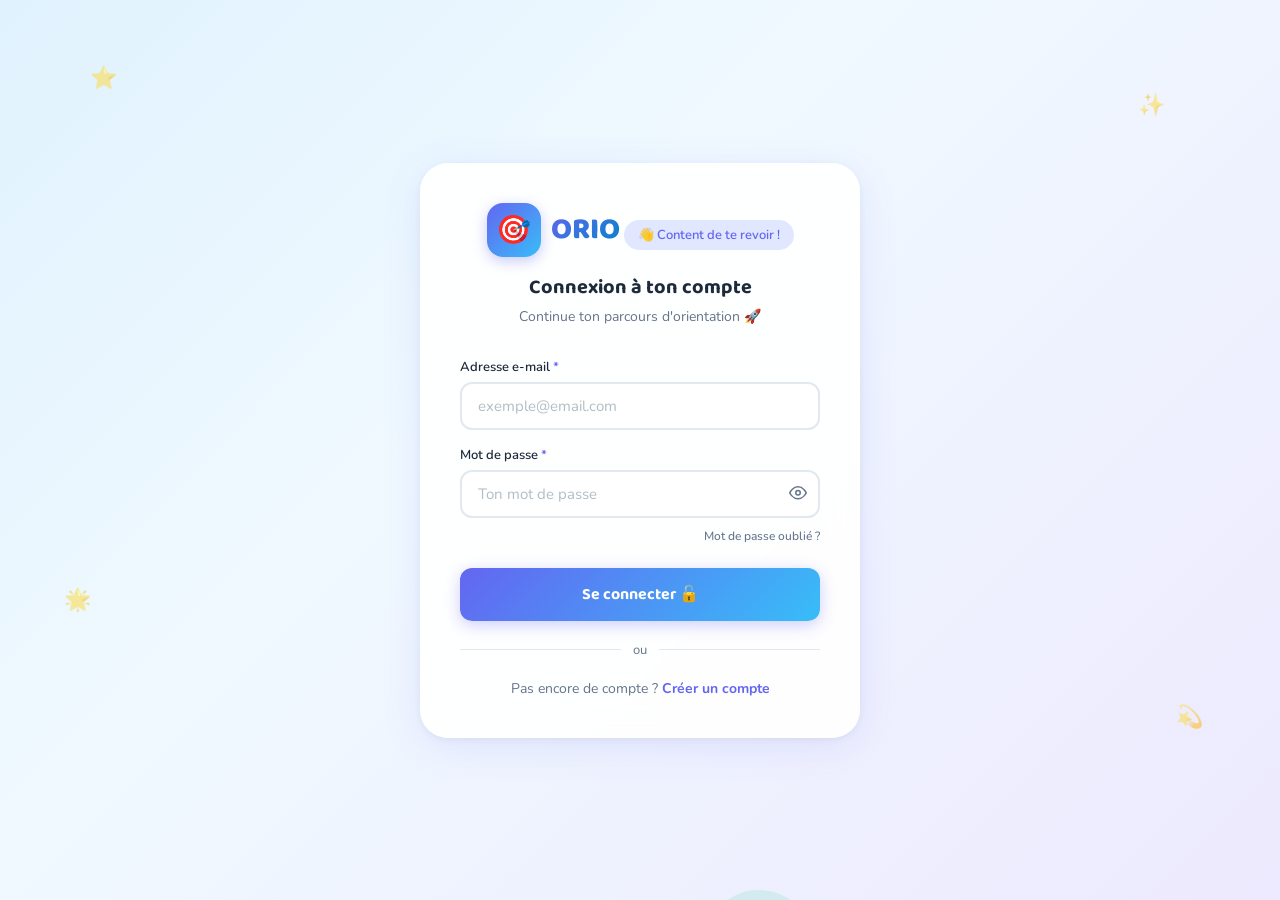
<file: html/login.html>
<!DOCTYPE html>
<html lang="fr">
<head>
  <meta charset="UTF-8" />
  <meta name="viewport" content="width=device-width, initial-scale=1.0"/>
  <title>ORIO — Connexion</title>
  <link rel="preconnect" href="https://fonts.googleapis.com">
  <link href="https://fonts.googleapis.com/css2?family=Baloo+2:wght@400;600;700;800&family=Nunito:wght@400;500;600;700&display=swap" rel="stylesheet">
  <style>
    :root {
      --indigo: #6366f1;
      --indigo-light: #e0e7ff;
      --blue: #38bdf8;
      --blue-dark: #0284c7;
      --green: #34d399;
      --white: #ffffff;
      --text: #1e293b;
      --text-soft: #64748b;
      --border: #e2e8f0;
      --radius-sm: 12px;
    }

    * { box-sizing: border-box; margin: 0; padding: 0; }

    body {
      font-family: 'Nunito', sans-serif;
      background: linear-gradient(135deg, #e0f2fe 0%, #f0f9ff 40%, #ede9fe 100%);
      min-height: 100vh;
      display: flex;
      align-items: center;
      justify-content: center;
      padding: 24px 16px;
      position: relative;
      overflow-x: hidden;
    }

    /* Floating shapes */
    .bg-shapes { position:fixed; inset:0; pointer-events:none; overflow:hidden; z-index:0; }
    .bubble {
      position:absolute; border-radius:50%; opacity:0.15;
      animation: floatUp linear infinite;
    }
    .bubble:nth-child(1) { width:90px;  height:90px;  background:#6366f1; left:8%;  bottom:-100px; animation-duration:13s; }
    .bubble:nth-child(2) { width:55px;  height:55px;  background:#38bdf8; left:25%; bottom:-100px; animation-duration:9s;  animation-delay:2s; }
    .bubble:nth-child(3) { width:110px; height:110px; background:#34d399; left:55%; bottom:-100px; animation-duration:16s; animation-delay:1s; }
    .bubble:nth-child(4) { width:65px;  height:65px;  background:#fbbf24; left:75%; bottom:-100px; animation-duration:11s; animation-delay:3s; }
    .bubble:nth-child(5) { width:45px;  height:45px;  background:#f472b6; left:90%; bottom:-100px; animation-duration:8s;  animation-delay:0.5s; }

    .star { position:absolute; animation: twinkle 3s ease-in-out infinite; opacity:0.5; font-size:22px; }
    .star:nth-child(6) { top:7%;  left:7%;  animation-delay:0s; }
    .star:nth-child(7) { top:10%; right:9%; animation-delay:1.2s; }
    .star:nth-child(8) { top:65%; left:5%; animation-delay:0.6s; }
    .star:nth-child(9) { top:78%; right:6%; animation-delay:2s; }

    @keyframes floatUp {
      0%   { transform: translateY(0) rotate(0deg); opacity:0.15; }
      100% { transform: translateY(-110vh) rotate(720deg); opacity:0; }
    }
    @keyframes twinkle {
      0%,100% { transform: scale(1) rotate(0deg); opacity:0.4; }
      50%     { transform: scale(1.3) rotate(20deg); opacity:0.8; }
    }

    /* Card */
    .card {
      position: relative; z-index:1;
      background: rgba(255,255,255,0.92);
      backdrop-filter: blur(20px);
      border-radius: 28px;
      box-shadow: 0 8px 40px rgba(99,102,241,0.12), 0 2px 8px rgba(0,0,0,0.06);
      padding: 40px;
      width: 100%; max-width: 440px;
      animation: slideUp 0.6s cubic-bezier(.16,1,.3,1) both;
    }
    @keyframes slideUp {
      from { opacity:0; transform: translateY(32px) scale(0.97); }
      to   { opacity:1; transform: translateY(0)    scale(1); }
    }

    /* Header */
    .card-header { text-align:center; margin-bottom:32px; }
    .logo {
      display: inline-flex; align-items: center; gap:10px; margin-bottom:14px;
    }
    .logo-icon {
      width:54px; height:54px;
      background: linear-gradient(135deg, var(--indigo), var(--blue));
      border-radius:16px;
      display:flex; align-items:center; justify-content:center;
      font-size:28px;
      box-shadow: 0 4px 14px rgba(99,102,241,0.35);
      animation: bounceLogo 2s ease-in-out infinite;
    }
    @keyframes bounceLogo {
      0%,100% { transform: translateY(0); }
      50%     { transform: translateY(-5px); }
    }
    .logo-text {
      font-family: 'Baloo 2', cursive;
      font-size:30px; font-weight:800;
      background: linear-gradient(135deg, var(--indigo), var(--blue-dark));
      -webkit-background-clip:text; -webkit-text-fill-color:transparent; background-clip:text;
    }
    .card-title { font-family:'Baloo 2',cursive; font-size:20px; font-weight:700; color:var(--text); margin-bottom:4px; }
    .card-subtitle { font-size:14px; color:var(--text-soft); }

    /* Form */
    .form-group { display:flex; flex-direction:column; gap:6px; margin-bottom:16px; }
    label { font-size:13px; font-weight:600; color:var(--text); }
    label span { color:var(--indigo); }

    input {
      width:100%;
      border: 2px solid var(--border);
      border-radius: var(--radius-sm);
      padding: 12px 16px;
      font-size:15px;
      font-family:'Nunito',sans-serif;
      color: var(--text);
      background: var(--white);
      transition: border-color 0.2s, box-shadow 0.2s;
      outline:none;
    }
    input:focus {
      border-color: var(--indigo);
      box-shadow: 0 0 0 3px rgba(99,102,241,0.12);
    }
    input::placeholder { color:#b0bec5; }

    /* Password */
    .input-pw-wrapper { position:relative; }
    .input-pw-wrapper input { padding-right:44px; }
    .pw-toggle {
      position:absolute; right:13px; top:50%; transform:translateY(-50%);
      background:none; border:none; cursor:pointer; color:var(--text-soft);
      padding:0; line-height:1; transition:color 0.2s;
    }
    .pw-toggle:hover { color:var(--indigo); }
    .pw-toggle svg { width:18px; height:18px; }

    /* Error */
    .error-box {
      display:none;
      background:#fef2f2; border:1.5px solid #fecaca;
      border-radius: var(--radius-sm);
      padding:10px 14px; font-size:13px; color:#dc2626;
      margin-bottom:16px; gap:8px; align-items:flex-start;
    }
    .error-box.visible { display:flex; }

    /* Submit */
    .btn-submit {
      width:100%; margin-top:8px;
      padding: 14px;
      border:none; border-radius: var(--radius-sm);
      font-family:'Baloo 2',cursive;
      font-size:16px; font-weight:700; color:white;
      background: linear-gradient(135deg, var(--indigo) 0%, var(--blue) 100%);
      cursor:pointer;
      box-shadow: 0 4px 16px rgba(99,102,241,0.32);
      transition: transform 0.15s, box-shadow 0.15s, opacity 0.15s;
      position:relative; overflow:hidden;
    }
    .btn-submit:hover:not(:disabled) {
      transform: translateY(-2px);
      box-shadow: 0 8px 24px rgba(99,102,241,0.38);
    }
    .btn-submit:disabled { opacity:0.7; cursor:not-allowed; }

    .btn-submit .ripple {
      position:absolute; border-radius:50%;
      background:rgba(255,255,255,0.4);
      transform:scale(0);
      animation:rippleAnim 0.6s linear;
      pointer-events:none;
    }
    @keyframes rippleAnim { to { transform:scale(4); opacity:0; } }

    .spinner {
      display:inline-block; width:18px; height:18px;
      border:2.5px solid rgba(255,255,255,0.4);
      border-top-color:white; border-radius:50%;
      animation:spin 0.7s linear infinite;
      vertical-align:middle; margin-right:6px;
    }
    @keyframes spin { to { transform:rotate(360deg); } }

    /* Divider */
    .divider {
      display:flex; align-items:center; gap:12px;
      margin: 20px 0; color:var(--text-soft); font-size:13px;
    }
    .divider::before, .divider::after {
      content:''; flex:1; height:1px; background:var(--border);
    }

    /* Welcome back pill */
    .welcome-pill {
      display:inline-flex; align-items:center; gap:6px;
      background: var(--indigo-light); color:var(--indigo);
      border-radius:99px; padding:6px 14px;
      font-size:13px; font-weight:600;
      margin-bottom:16px;
      animation: pulse 2s ease-in-out infinite;
    }
    @keyframes pulse {
      0%,100% { box-shadow: 0 0 0 0 rgba(99,102,241,0.2); }
      50%     { box-shadow: 0 0 0 6px rgba(99,102,241,0); }
    }

    /* Footer */
    .card-footer { text-align:center; margin-top:20px; font-size:14px; color:var(--text-soft); }
    .card-footer a { color:var(--indigo); font-weight:700; text-decoration:none; transition:color 0.2s; }
    .card-footer a:hover { color:var(--blue-dark); text-decoration:underline; }
    .forgot-link { display:block; text-align:right; font-size:12px; margin-top:4px; }
    .forgot-link a { color:var(--text-soft); font-size:12px; text-decoration:none; font-weight:500; }
    .forgot-link a:hover { color:var(--indigo); text-decoration:underline; }

    @media (max-width:480px) {
      .card { padding:28px 20px 32px; }
    }
  </style>
</head>
<body>

  <div class="bg-shapes">
    <div class="bubble"></div>
    <div class="bubble"></div>
    <div class="bubble"></div>
    <div class="bubble"></div>
    <div class="bubble"></div>
    <div class="star">⭐</div>
    <div class="star">✨</div>
    <div class="star">🌟</div>
    <div class="star">💫</div>
  </div>

  <div class="card">
    <div class="card-header">
      <div class="logo">
        <div class="logo-icon">🎯</div>
        <span class="logo-text">ORIO</span>
      </div>
      <div class="welcome-pill">👋 Content de te revoir !</div>
      <div class="card-title">Connexion à ton compte</div>
      <div class="card-subtitle">Continue ton parcours d'orientation 🚀</div>
    </div>

    <div class="error-box" id="error-box">
      <span>⚠️</span>
      <span id="error-msg"></span>
    </div>

    <form id="login-form" novalidate>

      <div class="form-group">
        <label for="email">Adresse e-mail <span>*</span></label>
        <input id="email" name="email" type="email"
               placeholder="exemple@email.com" required autocomplete="email"/>
      </div>

      <div class="form-group">
        <label for="password">Mot de passe <span>*</span></label>
        <div class="input-pw-wrapper">
          <input id="password" name="password" type="password"
                 placeholder="Ton mot de passe" required autocomplete="current-password"/>
          <button type="button" class="pw-toggle" onclick="togglePw()" aria-label="Voir mot de passe">
            <svg id="eye-icon" viewBox="0 0 24 24" fill="none" stroke="currentColor" stroke-width="2">
              <path d="M1 12s4-8 11-8 11 8 11 8-4 8-11 8-11-8-11-8z"/>
              <circle cx="12" cy="12" r="3"/>
            </svg>
          </button>
        </div>
        <div class="forgot-link">
          <a href="forgot-password.html">Mot de passe oublié ?</a>
        </div>
      </div>

      <button type="submit" class="btn-submit" id="submit-btn" onclick="ripple(event)">
        Se connecter 🔓
      </button>
    </form>

    <div class="divider">ou</div>

    <div class="card-footer">
      Pas encore de compte ? <a href="register.html">Créer un compte</a>
    </div>
  </div>

  <script>
    function togglePw() {
      const input = document.getElementById('password');
      const svg   = document.getElementById('eye-icon');
      const isText = input.type === 'text';
      input.type = isText ? 'password' : 'text';
      svg.innerHTML = isText
        ? '<path d="M1 12s4-8 11-8 11 8 11 8-4 8-11 8-11-8-11-8z"/><circle cx="12" cy="12" r="3"/>'
        : '<path d="M17.94 17.94A10.07 10.07 0 0112 20c-7 0-11-8-11-8a18.45 18.45 0 015.06-5.94"/><path d="M9.9 4.24A9.12 9.12 0 0112 4c7 0 11 8 11 8a18.5 18.5 0 01-2.16 3.19"/><line x1="1" y1="1" x2="23" y2="23"/>';
    }

    function ripple(e) {
      const btn = e.currentTarget;
      const circle = document.createElement('span');
      const d = Math.max(btn.clientWidth, btn.clientHeight);
      const r = btn.getBoundingClientRect();
      circle.className = 'ripple';
      circle.style.cssText = `width:${d}px;height:${d}px;left:${e.clientX-r.left-d/2}px;top:${e.clientY-r.top-d/2}px`;
      btn.appendChild(circle);
      setTimeout(() => circle.remove(), 700);
    }

    document.getElementById('login-form').addEventListener('submit', async (e) => {
      e.preventDefault();
      const form     = e.target;
      const errorBox = document.getElementById('error-box');
      const btn      = document.getElementById('submit-btn');

      errorBox.classList.remove('visible');
      btn.disabled = true;
      btn.innerHTML = '<span class="spinner"></span> Connexion…';

      const payload = {
        email:    form.email.value.trim(),
        password: form.password.value,
      };

      try {
        const res  = await fetch('http://127.0.0.1:8000/api/auth/login/', {
          method:  'POST',
          headers: { 'Content-Type': 'application/json' },
          body:    JSON.stringify(payload),
        });
        const data = await res.json();

        if (res.ok) {
          localStorage.setItem('access_token',  data.tokens.access);
          localStorage.setItem('refresh_token', data.tokens.refresh);
          localStorage.setItem('user', JSON.stringify(data.user));

          btn.innerHTML = '✅ Connecté ! Redirection…';
          btn.style.background = 'linear-gradient(135deg,#34d399,#059669)';
          setTimeout(() => window.location.href = 'index.html', 1000);
        } else {
          showError(data.error || 'Identifiants incorrects. Réessaie ! 🔑');
          btn.disabled = false;
          btn.innerHTML = 'Se connecter 🔓';
        }
      } catch {
        showError('Erreur réseau. Vérifie ta connexion. 🌐');
        btn.disabled = false;
        btn.innerHTML = 'Se connecter 🔓';
      }
    });

    function showError(msg) {
      document.getElementById('error-msg').textContent = msg;
      document.getElementById('error-box').classList.add('visible');
    }
  </script>
</body>
</html>
</file>
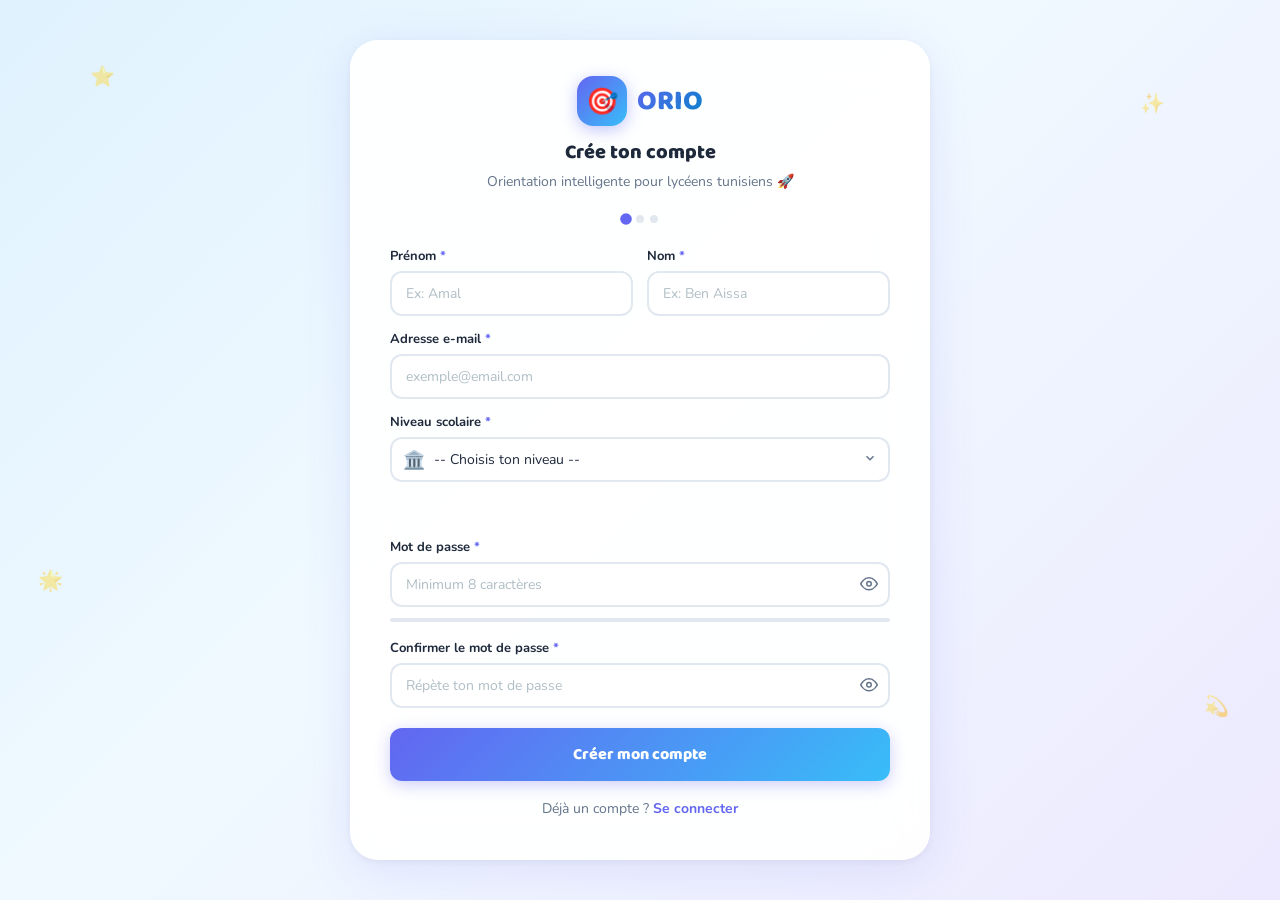
<file: html/register.html>
<!DOCTYPE html>
<html lang="fr">
<head>
  <meta charset="UTF-8"/>
  <meta name="viewport" content="width=device-width, initial-scale=1.0"/>
  <title>ORIO — Inscription</title>
  <link rel="preconnect" href="https://fonts.googleapis.com">
  <link href="https://fonts.googleapis.com/css2?family=Baloo+2:wght@400;600;700;800;900&family=Nunito:wght@400;500;600;700;800&display=swap" rel="stylesheet">
  <style>
    :root {
      --indigo:#6366f1; --indigo-dark:#4f46e5; --indigo-light:#e0e7ff;
      --blue:#38bdf8; --blue-dark:#0284c7;
      --green:#34d399; --green-light:#d1fae5; --green-dark:#059669;
      --yellow:#fbbf24; --yellow-light:#fef3c7;
      --purple:#a78bfa; --purple-light:#ede9fe;
      --pink:#f472b6; --orange:#fb923c;
      --white:#fff; --text:#1e293b; --text-soft:#64748b; --border:#e2e8f0;
      --radius-sm:12px;
    }
    *, *::before, *::after { box-sizing:border-box; margin:0; padding:0; }
    body {
      font-family:'Nunito',sans-serif;
      background:linear-gradient(135deg,#e0f2fe 0%,#f0f9ff 45%,#ede9fe 100%);
      min-height:100vh; display:flex; align-items:center; justify-content:center;
      padding:24px 16px; position:relative; overflow-x:hidden;
    }

    /* ── Background bubbles ── */
    .bg { position:fixed; inset:0; pointer-events:none; overflow:hidden; z-index:0; }
    .bub { position:absolute; border-radius:50%; opacity:.13; animation:rise linear infinite; }
    .bub:nth-child(1){width:90px;height:90px;background:#6366f1;left:4%;bottom:-120px;animation-duration:14s;}
    .bub:nth-child(2){width:55px;height:55px;background:#a78bfa;left:17%;bottom:-120px;animation-duration:10s;animation-delay:2s;}
    .bub:nth-child(3){width:120px;height:120px;background:#34d399;left:33%;bottom:-120px;animation-duration:17s;animation-delay:1s;}
    .bub:nth-child(4){width:70px;height:70px;background:#fbbf24;left:53%;bottom:-120px;animation-duration:12s;animation-delay:3s;}
    .bub:nth-child(5){width:95px;height:95px;background:#f472b6;left:70%;bottom:-120px;animation-duration:15s;animation-delay:.5s;}
    .bub:nth-child(6){width:50px;height:50px;background:#38bdf8;left:85%;bottom:-120px;animation-duration:9s;animation-delay:4s;}
    @keyframes rise{0%{transform:translateY(0) rotate(0deg);opacity:.13;}100%{transform:translateY(-115vh) rotate(720deg);opacity:0;}}
    .star{position:absolute;font-size:20px;animation:twinkle 3s ease-in-out infinite;opacity:.45;}
    .star:nth-child(7){top:7%;left:7%;}
    .star:nth-child(8){top:10%;right:9%;animation-delay:1.1s;}
    .star:nth-child(9){top:63%;left:3%;animation-delay:.6s;}
    .star:nth-child(10){top:77%;right:4%;animation-delay:1.9s;}
    @keyframes twinkle{0%,100%{transform:scale(1);opacity:.4;}50%{transform:scale(1.35) rotate(18deg);opacity:.85;}}

    /* ── Card ── */
    .card {
      position:relative; z-index:1;
      background:rgba(255,255,255,.94); backdrop-filter:blur(22px);
      border-radius:28px;
      box-shadow:0 10px 48px rgba(99,102,241,.13),0 2px 8px rgba(0,0,0,.06);
      padding:36px 40px 42px; width:100%; max-width:580px;
      animation:slideUp .65s cubic-bezier(.16,1,.3,1) both;
    }
    @keyframes slideUp{from{opacity:0;transform:translateY(36px) scale(.97);}to{opacity:1;transform:translateY(0) scale(1);}}

    /* ── Header ── */
    .card-header { text-align:center; margin-bottom:24px; }
    .logo { display:inline-flex; align-items:center; gap:10px; margin-bottom:10px; }
    .logo-icon {
      width:50px; height:50px;
      background:linear-gradient(135deg,#6366f1,#38bdf8);
      border-radius:16px; display:flex; align-items:center; justify-content:center;
      font-size:26px; box-shadow:0 4px 16px rgba(99,102,241,.38);
    }
    .logo-text {
      font-family:'Baloo 2',cursive; font-size:28px; font-weight:900;
      background:linear-gradient(135deg,#6366f1,#0284c7);
      -webkit-background-clip:text; -webkit-text-fill-color:transparent; background-clip:text;
    }
    .card-title { font-family:'Baloo 2',cursive; font-size:20px; font-weight:800; color:var(--text); margin-bottom:4px; }
    .card-subtitle { font-size:14px; color:var(--text-soft); }

    /* ── Progress dots ── */
    .dots { display:flex; align-items:center; justify-content:center; gap:6px; margin-bottom:24px; }
    .dot { width:8px; height:8px; border-radius:50%; background:var(--border); transition:background .3s,transform .3s; }
    .dot.active { background:var(--indigo); transform:scale(1.45); }
    .dot.done   { background:var(--green); }

    /* ── Form ── */
    .grid { display:grid; grid-template-columns:1fr 1fr; gap:14px; }
    .g-full { grid-column:1/-1; }
    .fg { display:flex; flex-direction:column; gap:6px; }
    label { font-size:13px; font-weight:700; color:var(--text); }
    label em { color:var(--indigo); font-style:normal; }
    input, select {
      width:100%; border:2px solid var(--border); border-radius:var(--radius-sm);
      padding:11px 14px; font-size:14px; font-family:'Nunito',sans-serif;
      color:var(--text); background:var(--white);
      transition:border-color .2s, box-shadow .2s; outline:none;
    }
    input:focus, select:focus { border-color:var(--indigo); box-shadow:0 0 0 3px rgba(99,102,241,.12); }
    input::placeholder { color:#b0bec5; }

    /* ── Select with icon ── */
    .sel-wrap { position:relative; }
    .sel-wrap select { padding-left:42px; cursor:pointer; appearance:none; -webkit-appearance:none; }
    .sel-icon { position:absolute; left:13px; top:50%; transform:translateY(-50%); font-size:18px; pointer-events:none; }
    .sel-arr  { position:absolute; right:13px; top:50%; transform:translateY(-50%); pointer-events:none; color:var(--text-soft); }
    .sel-arr svg { width:14px; height:14px; }

    /* ── Niveau banner ── */
    .niv-banner {
      display:none; align-items:center; gap:12px;
      padding:12px 16px; border-radius:var(--radius-sm);
      font-size:14px; font-weight:600; border:2px solid transparent;
      animation:pop .35s cubic-bezier(.16,1,.3,1);
    }
    .niv-banner.show { display:flex; }
    @keyframes pop { from{opacity:0;transform:scale(.94);} to{opacity:1;transform:scale(1);} }
    .niv-banner-text small { display:block; font-size:12px; font-weight:400; opacity:.75; }

    /* ── Section tabs (1ère = tronc seul) ── */
    .section-wrap {
      display:none; flex-direction:column; gap:14px;
      animation:pop .35s ease;
    }
    .section-wrap.show { display:flex; }

    .section-label {
      display:flex; align-items:center; gap:8px;
      font-size:11px; font-weight:800; text-transform:uppercase;
      letter-spacing:.8px; color:var(--text-soft);
    }
    .section-label-line { flex:1; height:1px; background:var(--border); }

    /* Spec cards grid */
    .spec-grid { display:grid; grid-template-columns:repeat(auto-fill,minmax(130px,1fr)); gap:10px; }
    .spec-card {
      border:2px solid var(--border); border-radius:14px;
      padding:14px 10px; cursor:pointer;
      display:flex; flex-direction:column; align-items:center; gap:5px;
      text-align:center; background:var(--white); position:relative;
      transition:border-color .2s, background .2s, transform .15s, box-shadow .2s;
    }
    .spec-card:hover { border-color:var(--indigo); background:#fafaff; transform:translateY(-2px); }
    .spec-card.sel {
      border-color:var(--indigo); background:var(--indigo-light);
      box-shadow:0 4px 14px rgba(99,102,241,.18); transform:translateY(-2px);
    }
    .spec-emoji { font-size:26px; }
    .spec-name  { font-size:12px; font-weight:800; color:var(--text); line-height:1.2; }
    .spec-sub   { font-size:10px; color:var(--text-soft); line-height:1.3; }
    .spec-tick  {
      position:absolute; top:7px; right:7px;
      width:18px; height:18px; border-radius:50%;
      background:var(--indigo); color:white;
      display:flex; align-items:center; justify-content:center;
      font-size:10px; font-weight:900;
      opacity:0; transform:scale(0); transition:opacity .2s,transform .2s;
    }
    .spec-card.sel .spec-tick { opacity:1; transform:scale(1); }

    /* Tronc commun info pill */
    .tronc-pill {
      display:none; align-items:center; gap:10px;
      background:var(--green-light); border:1.5px solid #86efac;
      border-radius:var(--radius-sm); padding:12px 16px;
      font-size:13px; color:var(--green-dark);
      animation:pop .35s ease;
    }
    .tronc-pill.show { display:flex; }

    /* ── Password ── */
    .pw-wrap { position:relative; }
    .pw-wrap input { padding-right:42px; }
    .pw-eye {
      position:absolute; right:12px; top:50%; transform:translateY(-50%);
      background:none; border:none; cursor:pointer; color:var(--text-soft);
      padding:0; line-height:1; transition:color .2s;
    }
    .pw-eye:hover { color:var(--indigo); }
    .pw-eye svg { width:18px; height:18px; }
    .pw-bar-wrap { margin-top:5px; }
    .pw-bar-bg { height:4px; border-radius:99px; background:var(--border); overflow:hidden; }
    .pw-bar-fill { height:100%; border-radius:99px; width:0%; transition:width .4s,background .4s; }
    .pw-bar-lbl { font-size:11px; color:var(--text-soft); margin-top:3px; }

    /* ── Error ── */
    .err-box {
      display:none; background:#fef2f2; border:1.5px solid #fecaca;
      border-radius:var(--radius-sm); padding:10px 14px;
      font-size:13px; color:#dc2626; margin-bottom:14px;
      gap:8px; align-items:flex-start;
    }
    .err-box.show { display:flex; }

    /* ── Submit ── */
    .btn-submit {
      width:100%; margin-top:20px; padding:14px; border:none; border-radius:var(--radius-sm);
      font-family:'Baloo 2',cursive; font-size:16px; font-weight:800; color:white;
      background:linear-gradient(135deg,var(--indigo),var(--blue));
      cursor:pointer; box-shadow:0 4px 16px rgba(99,102,241,.32);
      transition:transform .15s,box-shadow .15s,opacity .15s;
      position:relative; overflow:hidden;
    }
    .btn-submit:hover:not(:disabled) { transform:translateY(-2px); box-shadow:0 8px 26px rgba(99,102,241,.40); }
    .btn-submit:disabled { opacity:.68; cursor:not-allowed; }
    .ripple { position:absolute; border-radius:50%; background:rgba(255,255,255,.38); transform:scale(0); animation:rpl .6s linear; pointer-events:none; }
    @keyframes rpl { to{ transform:scale(4); opacity:0; } }
    .spinner { display:inline-block; width:17px; height:17px; border:2.5px solid rgba(255,255,255,.4); border-top-color:white; border-radius:50%; animation:spin .7s linear infinite; vertical-align:middle; margin-right:6px; }
    @keyframes spin { to{ transform:rotate(360deg); } }

    .card-footer { text-align:center; margin-top:18px; font-size:14px; color:var(--text-soft); }
    .card-footer a { color:var(--indigo); font-weight:700; text-decoration:none; }
    .card-footer a:hover { text-decoration:underline; }

    @media(max-width:480px){
      .card { padding:24px 18px 32px; }
      .grid { grid-template-columns:1fr; }
      .spec-grid { grid-template-columns:1fr 1fr; }
    }
  </style>
</head>
<body>

<div class="bg">
  <div class="bub"></div><div class="bub"></div><div class="bub"></div>
  <div class="bub"></div><div class="bub"></div><div class="bub"></div>
  <div class="star">⭐</div><div class="star">✨</div><div class="star">🌟</div><div class="star">💫</div>
</div>

<div class="card">

  <div class="card-header">
    <div class="logo">
      <div class="logo-icon">🎯</div>
      <span class="logo-text">ORIO</span>
    </div>
    <div class="card-title">Crée ton compte</div>
    <div class="card-subtitle">Orientation intelligente pour lycéens tunisiens 🚀</div>
  </div>

  <div class="dots">
    <div class="dot active" id="d1"></div>
    <div class="dot" id="d2"></div>
    <div class="dot" id="d3"></div>
  </div>

  <div class="err-box" id="err"><span>⚠️</span><span id="err-msg"></span></div>

  <form id="form" novalidate autocomplete="off">
    <div class="grid">

      <!-- Prénom / Nom -->
      <div class="fg">
        <label for="first_name">Prénom <em>*</em></label>
        <input id="first_name" name="first_name" type="text" placeholder="Ex: Amal" required/>
      </div>
      <div class="fg">
        <label for="last_name">Nom <em>*</em></label>
        <input id="last_name" name="last_name" type="text" placeholder="Ex: Ben Aissa" required/>
      </div>

      <!-- Email -->
      <div class="fg g-full">
        <label for="email">Adresse e-mail <em>*</em></label>
        <input id="email" name="email" type="email" placeholder="exemple@email.com" required/>
      </div>

      <!-- Niveau -->
      <div class="fg g-full">
        <label for="niveau">Niveau scolaire <em>*</em></label>
        <div class="sel-wrap">
          <span class="sel-icon" id="niv-icon">🏛️</span>
          <select id="niveau" name="niveau" required onchange="onNiveau(this)">
            <option value="" disabled selected>-- Choisis ton niveau --</option>
            <option value="1ere">1ère année secondaire</option>
            <option value="2eme_s">2ème année secondaire</option>
            <option value="3eme_s">3ème année secondaire</option>
            <option value="4eme_s">4ème année secondaire (Bac) 🎓</option>
          </select>
          <span class="sel-arr">
            <svg viewBox="0 0 24 24" fill="none" stroke="currentColor" stroke-width="2.5"><polyline points="6 9 12 15 18 9"/></svg>
          </span>
        </div>
      </div>

      <!-- Niveau banner -->
      <div class="g-full">
        <div class="niv-banner" id="niv-banner">
          <span id="nb-emoji" style="font-size:24px"></span>
          <div class="niv-banner-text">
            <strong id="nb-title"></strong>
            <small id="nb-desc"></small>
          </div>
        </div>
      </div>

      <!-- Tronc commun info -->
      <div class="g-full">
        <div class="tronc-pill" id="tronc-pill">
          <span style="font-size:24px">✅</span>
          <div>
            <strong>Tronc commun</strong> — Programme identique pour tous.<br>
            <span style="font-size:12px;opacity:.85;">Tu choisiras ta section en 2ème année secondaire.</span>
          </div>
        </div>
      </div>

      <!-- Spécialité -->
      <div class="g-full">
        <div class="section-wrap" id="section-wrap">
          <div class="section-label">
            <div class="section-label-line"></div>
            <span id="sec-label-txt">🎯 Choisis ta section</span>
            <div class="section-label-line"></div>
          </div>
          <div class="spec-grid" id="spec-grid"></div>
          <input type="hidden" id="specialite" name="specialite"/>
        </div>
      </div>

      <!-- Mot de passe -->
      <div class="fg g-full">
        <label for="password">Mot de passe <em>*</em></label>
        <div class="pw-wrap">
          <input id="password" name="password" type="password"
                 placeholder="Minimum 8 caractères" required oninput="pwStrength(this.value)"/>
          <button type="button" class="pw-eye" onclick="togglePw('password',this)">
            <svg viewBox="0 0 24 24" fill="none" stroke="currentColor" stroke-width="2">
              <path d="M1 12s4-8 11-8 11 8 11 8-4 8-11 8-11-8-11-8z"/><circle cx="12" cy="12" r="3"/>
            </svg>
          </button>
        </div>
        <div class="pw-bar-wrap">
          <div class="pw-bar-bg"><div class="pw-bar-fill" id="pw-fill"></div></div>
          <div class="pw-bar-lbl" id="pw-lbl"></div>
        </div>
      </div>

      <div class="fg g-full">
        <label for="password_confirm">Confirmer le mot de passe <em>*</em></label>
        <div class="pw-wrap">
          <input id="password_confirm" name="password_confirm" type="password"
                 placeholder="Répète ton mot de passe" required/>
          <button type="button" class="pw-eye" onclick="togglePw('password_confirm',this)">
            <svg viewBox="0 0 24 24" fill="none" stroke="currentColor" stroke-width="2">
              <path d="M1 12s4-8 11-8 11 8 11 8-4 8-11 8-11-8-11-8z"/><circle cx="12" cy="12" r="3"/>
            </svg>
          </button>
        </div>
      </div>

    </div><!-- end grid -->

    <button type="submit" class="btn-submit" id="btn-submit" onclick="ripple(event)">
      Créer mon compte 
    </button>
  </form>

  <div class="card-footer">Déjà un compte ? <a href="login.html">Se connecter</a></div>
</div>

<script>
// ══════════════════════════════════════════════
//  CONFIG niveaux
// ══════════════════════════════════════════════
const NIV = {
  '1ere':  { emoji:'🏛️', title:'1ère année secondaire', desc:'Tronc commun — programme identique pour tous.', color:'#6366f1', light:'#e0e7ff', type:'tronc' },
  '2eme_s':{ emoji:'⚡', title:'2ème année secondaire', desc:'Début de l\'orientation — choisis ta section.', color:'#818cf8', light:'#e0e7ff', type:'lycee2' },
  '3eme_s':{ emoji:'🎯', title:'3ème année secondaire', desc:'Spécialisation avancée vers le Bac.',           color:'#4f46e5', light:'#ede9fe', type:'lycee3' },
  '4eme_s':{ emoji:'🎓', title:'Terminale — Bac !',     desc:'Dernière année, on donne tout !',               color:'#7c3aed', light:'#ede9fe', type:'lycee3' },
};

// ══════════════════════════════════════════════
//  SPÉCIALITÉS
// ══════════════════════════════════════════════
const SPEC_2 = [
  { val:'scientifique', emoji:'🔬', name:'Sciences'},
  { val:'economique',   emoji:'💰', name:'Économie & Gestion'},
  { val:'lettres_2',    emoji:'📚', name:'Lettres'},
];

const SPEC_BAC = [
  { val:'mathematiques', emoji:'🔢', name:'Mathématiques' },
  { val:'sciences_exp',  emoji:'🧪', name:'Sciences expérimentales'},
  { val:'sciences_tech', emoji:'⚙️', name:'Sciences techniques'},
  { val:'sciences_info', emoji:'💻', name:'Sciences informatique' },
  { val:'eco_gestion',   emoji:'📈', name:'Économie & Gestion' },
  { val:'lettres_bac',   emoji:'📖', name:'Lettres' },
  { val:'sport_bac',     emoji:'⚽', name:'Sport' },
];

// ══════════════════════════════════════════════
//  NIVEAU CHANGE
// ══════════════════════════════════════════════
function onNiveau(sel) {
  const val = sel.value;
  const cfg = NIV[val];
  if (!cfg) return;

  // Icône + couleur select
  document.getElementById('niv-icon').textContent = cfg.emoji;
  sel.style.borderColor = cfg.color;
  sel.style.boxShadow   = `0 0 0 3px ${cfg.color}28`;

  // Banner
  const banner = document.getElementById('niv-banner');
  document.getElementById('nb-emoji').textContent = cfg.emoji;
  document.getElementById('nb-title').textContent  = cfg.title;
  document.getElementById('nb-desc').textContent   = cfg.desc;
  banner.style.background   = cfg.light;
  banner.style.borderColor  = cfg.color + '55';
  banner.style.color        = cfg.color;
  banner.classList.add('show');

  // Bouton couleur
  const btn = document.getElementById('btn-submit');
  btn.style.background = `linear-gradient(135deg,${cfg.color},#38bdf8)`;
  btn.style.boxShadow  = `0 4px 16px ${cfg.color}44`;

  // Reset sections
  hide('tronc-pill'); hide('section-wrap');
  document.getElementById('specialite').value = '';
  document.querySelectorAll('.spec-card').forEach(c => c.classList.remove('sel'));

  // Dots
  dot('d1','done'); dot('d2','active');

  if (cfg.type === 'tronc') {
    show('tronc-pill');
    document.getElementById('specialite').value = 'tronc_commun';
    dot('d2','done'); dot('d3','active');
  } else if (cfg.type === 'lycee2') {
    buildSpecs(SPEC_2, '⚡ Ta section en 2ème année');
  } else if (cfg.type === 'lycee3') {
    buildSpecs(SPEC_BAC, '🎓 Ta section du Bac');
  }
}

function buildSpecs(specs, label) {
  document.getElementById('sec-label-txt').textContent = label;
  document.getElementById('spec-grid').innerHTML = specs.map(s => `
    <div class="spec-card" id="sc-${s.val}" onclick="pickSpec('${s.val}')">
      <div class="spec-tick">✓</div>
      <div class="spec-emoji">${s.emoji}</div>
      <div class="spec-name">${s.name}</div>
      <div class="spec-sub">${s.sub}</div>
    </div>
  `).join('');
  show('section-wrap');
}

function pickSpec(val) {
  document.querySelectorAll('.spec-card').forEach(c => c.classList.remove('sel'));
  document.getElementById('sc-' + val)?.classList.add('sel');
  document.getElementById('specialite').value = val;
  dot('d2','done'); dot('d3','active');
}

// ══════════════════════════════════════════════
//  HELPERS
// ══════════════════════════════════════════════
function show(id) { document.getElementById(id).classList.add('show'); }
function hide(id) { document.getElementById(id).classList.remove('show'); }
function dot(id, cls) {
  const el = document.getElementById(id);
  el.className = 'dot';
  if (cls) el.classList.add(cls);
}

function togglePw(id, btn) {
  const inp = document.getElementById(id);
  const isTxt = inp.type === 'text';
  inp.type = isTxt ? 'password' : 'text';
  btn.querySelector('svg').innerHTML = isTxt
    ? '<path d="M1 12s4-8 11-8 11 8 11 8-4 8-11 8-11-8-11-8z"/><circle cx="12" cy="12" r="3"/>'
    : '<path d="M17.94 17.94A10.07 10.07 0 0112 20c-7 0-11-8-11-8a18.45 18.45 0 015.06-5.94"/><path d="M9.9 4.24A9.12 9.12 0 0112 4c7 0 11 8 11 8a18.5 18.5 0 01-2.16 3.19"/><line x1="1" y1="1" x2="23" y2="23"/>';
}

function pwStrength(v) {
  let s = 0;
  if (v.length >= 8) s++;
  if (/[A-Z]/.test(v)) s++;
  if (/[0-9]/.test(v)) s++;
  if (/[^A-Za-z0-9]/.test(v)) s++;
  const L = [
    {w:'0%',  c:'#e2e8f0', t:''},
    {w:'25%', c:'#f87171', t:'⚠️ Trop facile'},
    {w:'50%', c:'#fbbf24', t:'🔒 Moyen'},
    {w:'75%', c:'#34d399', t:'✅ Bien !'},
    {w:'100%',c:'#6366f1', t:'🔐 Excellent !'},
  ];
  const l = L[v.length === 0 ? 0 : s];
  document.getElementById('pw-fill').style.cssText = `width:${l.w};background:${l.c}`;
  document.getElementById('pw-lbl').textContent = l.t;
}

function ripple(e) {
  const btn = e.currentTarget;
  const c = document.createElement('span');
  const d = Math.max(btn.clientWidth, btn.clientHeight);
  const r = btn.getBoundingClientRect();
  c.className = 'ripple';
  c.style.cssText = `width:${d}px;height:${d}px;left:${e.clientX-r.left-d/2}px;top:${e.clientY-r.top-d/2}px`;
  btn.appendChild(c);
  setTimeout(() => c.remove(), 700);
}

function showErr(msg) {
  document.getElementById('err-msg').textContent = msg;
  document.getElementById('err').classList.add('show');
  document.getElementById('err').scrollIntoView({behavior:'smooth',block:'nearest'});
}

// ══════════════════════════════════════════════
//  SUBMIT
// ══════════════════════════════════════════════
document.getElementById('form').addEventListener('submit', async e => {
  e.preventDefault();
  const form = e.target;
  const btn  = document.getElementById('btn-submit');
  document.getElementById('err').classList.remove('show');

  // Validations
  if (!form.niveau.value)         { showErr('Choisis ton niveau scolaire. 🏛️'); return; }
  if (form.password.value !== form.password_confirm.value) { showErr('Les mots de passe ne correspondent pas. 🔑'); return; }

  const nCfg   = NIV[form.niveau.value];
  const specVal = document.getElementById('specialite').value;
  if (nCfg && (nCfg.type === 'lycee2' || nCfg.type === 'lycee3') && !specVal) {
    showErr('Choisis ta section / spécialité. 🎯');
    return;
  }

  btn.disabled = true;
  btn.innerHTML = '<span class="spinner"></span> Création du compte…';

  const payload = {
    email:            form.email.value.trim(),
    first_name:       form.first_name.value.trim(),
    last_name:        form.last_name.value.trim(),
    niveau:           form.niveau.value,
    specialite:       specVal || null,
    password:         form.password.value,
    password_confirm: form.password_confirm.value,
  };

  try {
    const res  = await fetch('http://127.0.0.1:8000/api/auth/register/', {
      method: 'POST',
      headers: { 'Content-Type': 'application/json' },
      body: JSON.stringify(payload),
    });
    const data = await res.json();

    if (res.ok) {
      localStorage.setItem('access_token',  data.tokens.access);
      localStorage.setItem('refresh_token', data.tokens.refresh);
      localStorage.setItem('user', JSON.stringify(data.user));
      btn.innerHTML = '✅ Compte créé ! Redirection…';
      btn.style.background = 'linear-gradient(135deg,#059669,#34d399)';
      setTimeout(() => window.location.href = 'index.html', 1200);
    } else {
      showErr(Object.values(data).flat().join(' '));
      btn.disabled = false;
      btn.innerHTML = 'Créer mon compte 🎉';
    }
  } catch {
    showErr('Erreur réseau. Vérifie ta connexion. 🌐');
    btn.disabled = false;
    btn.innerHTML = 'Créer mon compte 🎉';
  }
});
</script>
</body>
</html>
</file>
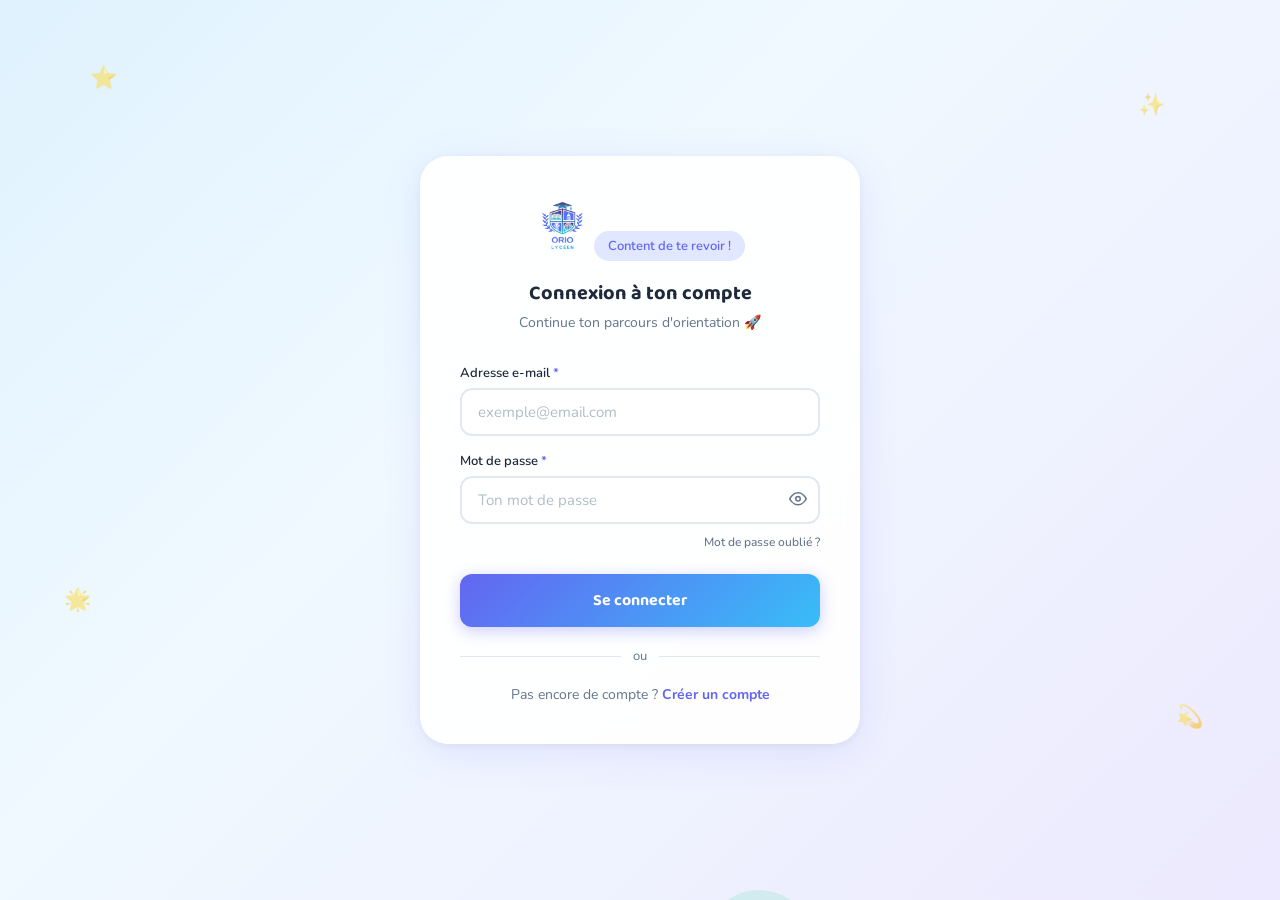
<file: pages/bigfive.html>
<!DOCTYPE html>
<html lang="fr">
<head>
  <meta charset="UTF-8"/>
  <meta name="viewport" content="width=device-width, initial-scale=1.0"/>
  <title>ORIO — Personnalité Big Five</title>
  <link rel="preconnect" href="https://fonts.googleapis.com">
  <link href="https://fonts.googleapis.com/css2?family=Baloo+2:wght@400;600;700;800;900&family=Nunito:wght@400;500;600;700;800&display=swap" rel="stylesheet">
  <style>
    :root {
      --indigo:#6366f1; --indigo-dark:#4f46e5; --indigo-light:#e0e7ff;
      --blue:#38bdf8; --blue-dark:#0284c7;
      --green:#34d399; --green-dark:#059669; --green-light:#d1fae5;
      --yellow:#fbbf24; --yellow-light:#fef3c7;
      --orange:#fb923c; --red:#f87171; --red-light:#fee2e2;
      --purple:#a78bfa; --purple-dark:#7c3aed; --purple-light:#ede9fe;
      --pink:#f472b6; --pink-light:#fce7f3;
      --white:#fff; --bg:#f8faff; --text:#1e293b; --text-soft:#64748b; --border:#e2e8f0;
      --radius:20px; --radius-sm:12px;
    }
    *, *::before, *::after { box-sizing:border-box; margin:0; padding:0; }
    body { font-family:'Nunito',sans-serif; background:var(--bg); color:var(--text); min-height:100vh; }

    /* ── NAVBAR ── */
    .navbar {
      position:sticky; top:0; z-index:100; height:64px;
      background:rgba(255,255,255,.94); backdrop-filter:blur(18px);
      border-bottom:1.5px solid rgba(99,102,241,.08);
      display:flex; align-items:center; padding:0 32px; gap:14px;
      box-shadow:0 2px 14px rgba(99,102,241,.07);
    }
    .nav-logo { display:flex; align-items:center; gap:8px; text-decoration:none; }
    .nav-logo-icon { width:36px; height:36px; background:linear-gradient(135deg,var(--indigo),var(--blue)); border-radius:10px; display:flex; align-items:center; justify-content:center; font-size:18px; }
    .nav-logo-txt { font-family:'Baloo 2',cursive; font-size:20px; font-weight:900; background:linear-gradient(135deg,var(--indigo),var(--blue-dark)); -webkit-background-clip:text; -webkit-text-fill-color:transparent; background-clip:text; }
    .nav-sep { width:1px; height:28px; background:var(--border); }
    .nav-page { font-size:14px; font-weight:700; color:var(--text-soft); }
    .nav-right { margin-left:auto; display:flex; align-items:center; gap:12px; }
    .nav-pill { display:flex; align-items:center; gap:7px; background:var(--indigo-light); border-radius:99px; padding:5px 12px; }
    .nav-av { width:26px; height:26px; border-radius:50%; background:linear-gradient(135deg,var(--indigo),var(--purple)); display:flex; align-items:center; justify-content:center; font-size:11px; font-weight:900; color:white; }
    .nav-name { font-size:13px; font-weight:700; color:var(--indigo-dark); }
    .btn-back { display:flex; align-items:center; gap:5px; font-size:13px; font-weight:700; color:var(--text-soft); background:none; border:1.5px solid var(--border); border-radius:8px; padding:5px 12px; cursor:pointer; text-decoration:none; transition:color .2s,border-color .2s; }
    .btn-back:hover { color:var(--indigo); border-color:var(--indigo); }

    /* Steps */
    .steps { display:flex; align-items:center; gap:0; }
    .step { display:flex; align-items:center; gap:5px; font-size:12px; font-weight:700; color:var(--text-soft); }
    .step-n { width:22px; height:22px; border-radius:50%; display:flex; align-items:center; justify-content:center; font-size:10px; font-weight:900; background:var(--border); color:var(--text-soft); flex-shrink:0; }
    .step.done .step-n  { background:var(--green); color:white; }
    .step.active .step-n { background:var(--indigo); color:white; }
    .step.active { color:var(--indigo); }
    .step.done   { color:var(--green-dark); }
    .step-arr { color:var(--border); margin:0 8px; font-size:13px; }

    /* ── MAIN ── */
    .wrap { max-width:820px; margin:0 auto; padding:36px 24px 80px; }

    /* Test header */
    .test-header {
      background:linear-gradient(135deg,var(--indigo),var(--purple-dark));
      border-radius:24px; padding:28px 32px; color:white; margin-bottom:24px;
      position:relative; overflow:hidden;
    }
    .test-header::before { content:''; position:absolute; top:-40px; right:-40px; width:180px; height:180px; border-radius:50%; background:rgba(255,255,255,.06); }
    .test-header::after  { content:''; position:absolute; bottom:-20px; left:60px; width:100px; height:100px; border-radius:50%; background:rgba(255,255,255,.05); }
    .th-top { display:flex; align-items:center; gap:14px; margin-bottom:16px; position:relative; z-index:1; }
    .th-emoji { font-size:36px; }
    .th-title { font-family:'Baloo 2',cursive; font-size:22px; font-weight:900; }
    .th-sub   { font-size:13px; opacity:.8; margin-top:2px; }
    .th-stats { display:flex; gap:20px; position:relative; z-index:1; }
    .th-stat  { background:rgba(255,255,255,.15); border-radius:12px; padding:8px 16px; text-align:center; }
    .th-stat-val { font-family:'Baloo 2',cursive; font-size:20px; font-weight:900; }
    .th-stat-lbl { font-size:10px; opacity:.8; text-transform:uppercase; letter-spacing:.4px; }

    /* Progress */
    .prog-wrap { margin-bottom:24px; }
    .prog-top  { display:flex; justify-content:space-between; align-items:center; margin-bottom:8px; }
    .prog-lbl  { font-size:13px; font-weight:700; color:var(--text-soft); }
    .prog-pct  { font-family:'Baloo 2',cursive; font-size:14px; font-weight:800; color:var(--indigo); }
    .prog-bg   { height:8px; background:var(--border); border-radius:99px; overflow:hidden; }
    .prog-fill { height:100%; background:linear-gradient(90deg,var(--indigo),var(--blue)); border-radius:99px; transition:width .4s cubic-bezier(.16,1,.3,1); }

    /* Dimension pills */
    .dim-indicator { display:flex; gap:8px; margin-bottom:20px; flex-wrap:wrap; }
    .dim-pill { padding:5px 14px; border-radius:99px; font-size:12px; font-weight:700; background:var(--border); color:var(--text-soft); transition:background .3s,color .3s; }
    .dim-pill.current { background:var(--indigo); color:white; }
    .dim-pill.done    { background:var(--green-light); color:var(--green-dark); }

    /* Question card */
    .q-card { background:white; border-radius:24px; border:1.5px solid var(--border); box-shadow:0 4px 24px rgba(0,0,0,.05); overflow:hidden; margin-bottom:16px; animation:qSlide .35s cubic-bezier(.16,1,.3,1); }
    @keyframes qSlide { from{opacity:0;transform:translateX(20px);} to{opacity:1;transform:translateX(0);} }
    .q-head { padding:20px 26px 16px; border-bottom:1.5px solid var(--border); display:flex; align-items:flex-start; gap:14px; }
    .q-num  { min-width:32px; height:32px; border-radius:50%; background:linear-gradient(135deg,var(--indigo),var(--blue)); color:white; font-family:'Baloo 2',cursive; font-size:14px; font-weight:900; display:flex; align-items:center; justify-content:center; flex-shrink:0; margin-top:2px; }
    .q-dim-tag { font-size:10px; font-weight:800; text-transform:uppercase; letter-spacing:.5px; padding:3px 9px; border-radius:99px; }
    .q-text { font-size:15px; font-weight:700; line-height:1.5; color:var(--text); }
    .q-rev-badge { display:inline-flex; align-items:center; gap:4px; font-size:10px; font-weight:700; color:#d97706; background:#fef3c7; border-radius:99px; padding:2px 8px; }

    /* Likert */
    .q-options { padding:18px 26px 22px; }
    .likert { display:grid; grid-template-columns:repeat(5,1fr); gap:8px; }
    .lk-opt { display:flex; flex-direction:column; align-items:center; gap:6px; cursor:pointer; padding:12px 6px; border-radius:14px; border:2px solid var(--border); background:var(--bg); transition:border-color .2s,background .2s,transform .15s; }
    .lk-opt:hover { border-color:var(--indigo-light); transform:translateY(-2px); }
    .lk-opt.selected { border-color:var(--indigo); background:var(--indigo-light); transform:translateY(-2px); }
    .lk-opt.selected .lk-val { color:var(--indigo); }
    .lk-circle { width:36px; height:36px; border-radius:50%; border:2px solid var(--border); background:white; display:flex; align-items:center; justify-content:center; font-size:16px; transition:border-color .2s,background .2s; }
    .lk-opt.selected .lk-circle { border-color:var(--indigo); background:var(--indigo); }
    .lk-tick { display:none; font-size:16px; color:white; }
    .lk-opt.selected .lk-emoji { display:none; }
    .lk-opt.selected .lk-tick  { display:block; }
    .lk-val { font-family:'Baloo 2',cursive; font-size:18px; font-weight:900; color:var(--text-soft); }
    .lk-lbl { font-size:9px; font-weight:700; color:var(--text-soft); text-align:center; line-height:1.2; text-transform:uppercase; letter-spacing:.3px; }

    /* Nav buttons */
    .q-nav { display:flex; gap:12px; margin-top:8px; }
    .btn-prev { padding:12px 22px; border-radius:12px; border:2px solid var(--border); font-family:'Baloo 2',cursive; font-size:14px; font-weight:700; background:white; color:var(--text-soft); cursor:pointer; transition:border-color .2s,color .2s; }
    .btn-prev:hover:not(:disabled) { border-color:var(--indigo); color:var(--indigo); }
    .btn-prev:disabled { opacity:.4; cursor:not-allowed; }
    .btn-next-q { flex:1; padding:13px 22px; border-radius:12px; border:none; font-family:'Baloo 2',cursive; font-size:15px; font-weight:800; background:linear-gradient(135deg,var(--indigo),var(--blue)); color:white; cursor:pointer; box-shadow:0 4px 14px rgba(99,102,241,.28); transition:transform .2s,box-shadow .2s,opacity .2s; }
    .btn-next-q:hover:not(:disabled) { transform:translateY(-2px); box-shadow:0 8px 22px rgba(99,102,241,.36); }
    .btn-next-q:disabled { opacity:.5; cursor:not-allowed; transform:none !important; }

    /* ── RESULTS ── */
    .results-area { display:none; animation:fadeIn .5s ease; }
    @keyframes fadeIn { from{opacity:0;transform:translateY(12px);} to{opacity:1;transform:translateY(0);} }

    .result-header { background:linear-gradient(135deg,var(--indigo),var(--purple-dark)); border-radius:24px; padding:32px; color:white; text-align:center; margin-bottom:28px; position:relative; overflow:hidden; }
    .result-header::before { content:'✨'; position:absolute; top:16px; left:20px; font-size:28px; opacity:.4; }
    .result-header::after  { content:'🌟'; position:absolute; bottom:16px; right:20px; font-size:24px; opacity:.4; }
    .result-emoji   { font-size:52px; margin-bottom:12px; display:block; }
    .result-title   { font-family:'Baloo 2',cursive; font-size:24px; font-weight:900; margin-bottom:6px; }
    .result-sub     { font-size:14px; opacity:.85; }
    .result-profile { display:inline-block; background:rgba(255,255,255,.2); border-radius:99px; padding:6px 20px; font-size:13px; font-weight:700; margin-top:12px; }

    .dims-grid { display:flex; flex-direction:column; gap:14px; background:white; border-radius:24px; border:1.5px solid var(--border); padding:26px; margin-bottom:20px; box-shadow:0 4px 20px rgba(0,0,0,.04); }
    .dim-row-head { display:flex; align-items:center; justify-content:space-between; margin-bottom:6px; }
    .dim-row-left { display:flex; align-items:center; gap:8px; }
    .dim-icon      { font-size:18px; }
    .dim-name      { font-size:13px; font-weight:800; }
    .dim-score-val { font-family:'Baloo 2',cursive; font-size:15px; font-weight:900; }
    .dim-bar-bg    { height:10px; background:var(--border); border-radius:99px; overflow:hidden; }
    .dim-bar-fill  { height:100%; border-radius:99px; transition:width .8s cubic-bezier(.16,1,.3,1); width:0%; }
    .dim-desc      { font-size:11px; color:var(--text-soft); margin-top:4px; line-height:1.4; }

    .profile-card { background:white; border-radius:24px; border:1.5px solid var(--border); padding:22px 26px; margin-bottom:16px; box-shadow:0 4px 20px rgba(0,0,0,.04); }
    .pc-title     { font-family:'Baloo 2',cursive; font-size:14px; font-weight:800; color:var(--text-soft); text-transform:uppercase; letter-spacing:.5px; margin-bottom:14px; }
    .pc-tags      { display:flex; flex-wrap:wrap; gap:8px; }
    .pc-tag       { padding:6px 14px; border-radius:99px; font-size:13px; font-weight:700; }

    .result-actions { display:flex; gap:12px; flex-wrap:wrap; }
    .btn-retry { padding:13px 24px; border-radius:12px; border:2px solid var(--border); font-family:'Baloo 2',cursive; font-size:14px; font-weight:700; background:white; color:var(--text); cursor:pointer; transition:all .2s; }
    .btn-retry:hover { border-color:var(--indigo); color:var(--indigo); }
    .btn-continue { flex:1; padding:14px 24px; border-radius:12px; border:none; font-family:'Baloo 2',cursive; font-size:15px; font-weight:800; background:linear-gradient(135deg,var(--green-dark),var(--green)); color:white; cursor:pointer; box-shadow:0 4px 14px rgba(5,150,105,.28); transition:transform .2s,box-shadow .2s; text-decoration:none; display:flex; align-items:center; justify-content:center; gap:8px; }
    .btn-continue:hover { transform:translateY(-2px); box-shadow:0 8px 22px rgba(5,150,105,.36); }

    /* Toast */
    .toast { position:fixed; bottom:26px; left:50%; transform:translateX(-50%) translateY(80px); background:var(--text); color:white; font-size:14px; font-weight:700; padding:12px 22px; border-radius:14px; box-shadow:0 8px 30px rgba(0,0,0,.18); transition:transform .4s cubic-bezier(.16,1,.3,1),opacity .4s; opacity:0; z-index:9999; white-space:nowrap; }
    .toast.show { transform:translateX(-50%) translateY(0); opacity:1; }
    .toast.ok   { background:linear-gradient(135deg,#059669,#34d399); }
    .toast.err  { background:linear-gradient(135deg,#dc2626,#f87171); }

    @media(max-width:700px){
      .likert { gap:4px; } .lk-lbl { display:none; }
      .steps { display:none; } .navbar { padding:0 16px; }
      .wrap { padding:20px 16px 60px; }
    }
  </style>
</head>
<body>

<nav class="navbar">
  <a class="nav-logo" href="index.html">
    <div class="nav-logo-icon">🎯</div>
    <span class="nav-logo-txt">ORIO</span>
  </a>
  <div class="nav-sep"></div>
  <span class="nav-page">🌟 Big Five — Personnalité</span>
  <div class="nav-right">
    <div class="steps">
      <div class="step done"><div class="step-n">✓</div><span>Inscription</span></div>
      <div class="step-arr">›</div>
      <div class="step done"><div class="step-n">✓</div><span>Notes</span></div>
      <div class="step-arr">›</div>
      <div class="step active"><div class="step-n">3</div><span>Big Five</span></div>
      <div class="step-arr">›</div>
      <div class="step"><div class="step-n">4</div><span>RIASEC</span></div>
      <div class="step-arr">›</div>
      <div class="step"><div class="step-n">5</div><span>Compétences</span></div>
      <div class="step-arr">›</div>
      <div class="step"><div class="step-n">6</div><span>Résultats</span></div>
    </div>
    <div class="nav-pill">
      <div class="nav-av" id="nav-av">?</div>
      <span class="nav-name" id="nav-name">—</span>
    </div>
    <a href="notes.html" class="btn-back">← Notes</a>
    <button onclick="handleLogout()" style="display:flex;align-items:center;gap:5px;font-size:13px;font-weight:700;color:#dc2626;background:none;border:1.5px solid #fecaca;border-radius:8px;padding:5px 12px;cursor:pointer;transition:all .2s" onmouseover="this.style.background='#fef2f2'" onmouseout="this.style.background='none'">
       Déconnexion
    </button>
  </div>
</nav>

<div class="wrap">

  <!-- ══ TEST AREA ══ -->
  <div id="area-test">
    <div class="test-header">
      <div class="th-top">
        <span class="th-emoji">🌟</span>
        <div>
          <div class="th-title">Test de Personnalité — Big Five</div>
          <div class="th-sub">Découvre tes 5 grandes dimensions psychologiques selon le modèle OCEAN</div>
        </div>
      </div>
      <div class="th-stats">
        <div class="th-stat"><div class="th-stat-val">25</div><div class="th-stat-lbl">Questions</div></div>
        <div class="th-stat"><div class="th-stat-val">5</div><div class="th-stat-lbl">Dimensions</div></div>
        <div class="th-stat"><div class="th-stat-val">~8 min</div><div class="th-stat-lbl">Durée</div></div>
      </div>
    </div>

    <div class="prog-wrap">
      <div class="prog-top">
        <span class="prog-lbl" id="bf-prog-lbl">Question 1 sur 25</span>
        <span class="prog-pct" id="bf-prog-pct">0%</span>
      </div>
      <div class="prog-bg"><div class="prog-fill" id="bf-prog-fill" style="width:0%"></div></div>
    </div>

    <div class="dim-indicator">
      <span class="dim-pill current" id="dp-O">🧠 Ouverture</span>
      <span class="dim-pill" id="dp-C">📋 Conscienciosité</span>
      <span class="dim-pill" id="dp-E">🤝 Extraversion</span>
      <span class="dim-pill" id="dp-A">💛 Agréabilité</span>
      <span class="dim-pill" id="dp-N">🌀 Névrosisme</span>
    </div>

    <div id="bf-question-area"></div>

    <div class="q-nav">
      <button class="btn-prev" id="bf-btn-prev" onclick="bfPrev()" disabled>← Précédent</button>
      <button class="btn-next-q" id="bf-btn-next" onclick="bfNext()" disabled>Suivant →</button>
    </div>
  </div>

  <!-- ══ RESULTS AREA ══ -->
  <div class="results-area" id="area-results">
    <div class="result-header">
      <span class="result-emoji" id="r-emoji">🌟</span>
      <div class="result-title">Ton profil Big Five</div>
      <div class="result-sub" id="r-sub">Analyse complète de ta personnalité</div>
      <div class="result-profile" id="r-profile">—</div>
    </div>

    <div class="dims-grid" id="r-dims-grid"></div>

    <div class="profile-card">
      <div class="pc-title">🎓 Domaines compatibles avec ton profil</div>
      <div class="pc-tags" id="r-domain-tags"></div>
    </div>

    <div class="profile-card">
      <div class="pc-title">💡 Points forts de ta personnalité</div>
      <div class="pc-tags" id="r-strengths"></div>
    </div>

    <div class="result-actions">
      <button class="btn-retry" onclick="resetBigFive()">🔄 Refaire le test</button>
      <a class="btn-continue" href="riasec.html">Continuer → Test RIASEC 🎯</a>
    </div>
  </div>

</div>

<div class="toast" id="toast"></div>

<script src="shared.js"></script>
<script>
// ═══════════════════════════════════════════════════════════════════
//  DATA
// ═══════════════════════════════════════════════════════════════════
const BIG_FIVE_QUESTIONS = [
  { dim:'O', text:"J'aime explorer de nouvelles idées et concepts.", reversed:false },
  { dim:'O', text:"Je m'intéresse à l'art, à la musique ou à la littérature.", reversed:false },
  { dim:'O', text:"J'ai une imagination très active et créative.", reversed:false },
  { dim:'O', text:"Les questions philosophiques m'attirent peu.", reversed:true },
  { dim:'O', text:"J'aime apprendre de nouvelles choses, même hors de ma spécialité.", reversed:false },

  { dim:'C', text:"Je termine toujours ce que j'ai commencé.", reversed:false },
  { dim:'C', text:"Je suis une personne organisée et méthodique.", reversed:false },
  { dim:'C', text:"J'ai tendance à procrastiner et à remettre à plus tard.", reversed:true },
  { dim:'C', text:"Je réfléchis soigneusement avant d'agir.", reversed:false },
  { dim:'C', text:"Je respecte mes engagements et mes délais.", reversed:false },

  { dim:'E', text:"Je me sens à l'aise dans les grandes réunions ou fêtes.", reversed:false },
  { dim:'E', text:"Je préfère passer du temps seul(e) plutôt qu'avec d'autres.", reversed:true },
  { dim:'E', text:"Je prends facilement la parole en public.", reversed:false },
  { dim:'E', text:"Je suis souvent plein(e) d'énergie et d'enthousiasme.", reversed:false },
  { dim:'E', text:"Je n'aime pas trop attirer l'attention sur moi.", reversed:true },

  { dim:'A', text:"Je fais confiance aux autres facilement.", reversed:false },
  { dim:'A', text:"Je prends soin d'aider les autres quand ils en ont besoin.", reversed:false },
  { dim:'A', text:"Je peux être critique et dur(e) envers les autres.", reversed:true },
  { dim:'A', text:"J'essaie d'être gentil(le) avec tout le monde.", reversed:false },
  { dim:'A', text:"Je peux facilement être en conflit avec les autres.", reversed:true },

  { dim:'N', text:"Je me sens souvent stressé(e) ou anxieux/anxieuse.", reversed:false },
  { dim:'N', text:"Mon humeur change fréquemment sans raison apparente.", reversed:false },
  { dim:'N', text:"Je reste calme même dans des situations difficiles.", reversed:true },
  { dim:'N', text:"Je m'inquiète souvent pour des choses qui pourraient mal tourner.", reversed:false },
  { dim:'N', text:"Je gère bien mes émotions et mon stress.", reversed:true },
];

const DIM_META = {
  O: { name:'Ouverture',       icon:'🧠', color:'#6366f1', light:'#e0e7ff', high:'Curieux(se), créatif(ve), ouvert(e) aux idées nouvelles', low:'Pragmatique, conventionnel(le), préfère la routine' },
  C: { name:'Conscienciosité', icon:'📋', color:'#10b981', light:'#d1fae5', high:'Organisé(e), fiable, discipliné(e), orienté(e) objectifs', low:'Flexible, spontané(e), moins rigoureux/rigoureuse' },
  E: { name:'Extraversion',    icon:'🤝', color:'#f59e0b', light:'#fef3c7', high:'Sociable, assertif(ve), énergique, aime le contact', low:'Introverti(e), réservé(e), apprécie la solitude' },
  A: { name:'Agréabilité',     icon:'💛', color:'#f472b6', light:'#fce7f3', high:'Bienveillant(e), coopératif(ve), empathique, altruiste', low:'Compétitif(ve), sceptique, franc(he), direct(e)' },
  N: { name:'Névrosisme',      icon:'🌀', color:'#a78bfa', light:'#ede9fe', high:'Sensible émotionnellement, anxieux/anxieuse, réactif(ve)', low:'Stable émotionnellement, calme, résistant(e) au stress' },
};

const LIKERT_LABELS = [
  { emoji:'😤', lbl:'Pas du tout' },
  { emoji:'🙁', lbl:'Plutôt pas' },
  { emoji:'😐', lbl:'Neutre' },
  { emoji:'🙂', lbl:'Plutôt d\'accord' },
  { emoji:'😊', lbl:'Tout à fait' },
];

// ═══════════════════════════════════════════════════════════════════
//  STATE
// ═══════════════════════════════════════════════════════════════════
let bfAnswers = new Array(BIG_FIVE_QUESTIONS.length).fill(null);
let bfCurrent = 0;

// ═══════════════════════════════════════════════════════════════════
//  RENDER
// ═══════════════════════════════════════════════════════════════════
function renderQuestion(idx) {
  const q   = BIG_FIVE_QUESTIONS[idx];
  const dm  = DIM_META[q.dim];
  const ans = bfAnswers[idx];

  // Dimension pills
  ['O','C','E','A','N'].forEach((d, i) => {
    const el = document.getElementById('dp-' + d);
    const start = i * 5, end = start + 4;
    el.className = 'dim-pill' + (idx >= start && idx <= end ? ' current' : idx > end ? ' done' : '');
  });

  // Progress
  const pct = Math.round((idx / BIG_FIVE_QUESTIONS.length) * 100);
  document.getElementById('bf-prog-lbl').textContent  = `Question ${idx + 1} sur ${BIG_FIVE_QUESTIONS.length}`;
  document.getElementById('bf-prog-pct').textContent  = pct + '%';
  document.getElementById('bf-prog-fill').style.width = pct + '%';

  const revBadge = q.reversed ? `<span class="q-rev-badge">↩️ Item inversé</span>` : '';
  const opts = LIKERT_LABELS.map((l, i) => {
    const val = i + 1, sel = ans === val ? 'selected' : '';
    return `<div class="lk-opt ${sel}" onclick="bfSelect(${idx},${val})" id="lk-${idx}-${val}">
      <div class="lk-circle"><span class="lk-emoji">${l.emoji}</span><span class="lk-tick">✓</span></div>
      <div class="lk-val">${val}</div>
      <div class="lk-lbl">${l.lbl}</div>
    </div>`;
  }).join('');

  document.getElementById('bf-question-area').innerHTML = `
    <div class="q-card">
      <div class="q-head">
        <div class="q-num">${idx + 1}</div>
        <div>
          <div style="display:flex;align-items:center;gap:8px;margin-bottom:6px;">
            <span class="q-dim-tag" style="background:${dm.light};color:${dm.color}">${dm.icon} ${dm.name}</span>
            ${revBadge}
          </div>
          <div class="q-text">${q.text}</div>
        </div>
      </div>
      <div class="q-options">
        <div style="display:flex;justify-content:space-between;font-size:11px;color:var(--text-soft);margin-bottom:10px;font-weight:700;">
          <span>Pas du tout d'accord</span><span>Tout à fait d'accord</span>
        </div>
        <div class="likert">${opts}</div>
      </div>
    </div>`;

  document.getElementById('bf-btn-prev').disabled = idx === 0;
  document.getElementById('bf-btn-next').disabled = ans === null;

  const nextBtn = document.getElementById('bf-btn-next');
  if (idx === BIG_FIVE_QUESTIONS.length - 1) {
    nextBtn.textContent = '✅ Terminer le test';
    nextBtn.style.background = 'linear-gradient(135deg,#059669,#34d399)';
  } else {
    nextBtn.textContent = 'Suivant →';
    nextBtn.style.background = '';
  }
}

function bfSelect(idx, val) {
  bfAnswers[idx] = val;
  LIKERT_LABELS.forEach((_, i) => {
    const el = document.getElementById(`lk-${idx}-${i+1}`);
    if (el) el.classList.toggle('selected', i+1 === val);
  });
  document.getElementById('bf-btn-next').disabled = false;
}

async function bfNext() {
  if (bfAnswers[bfCurrent] === null) return;
  if (bfCurrent === BIG_FIVE_QUESTIONS.length - 1) {
    await showResults();
  } else {
    bfCurrent++;
    renderQuestion(bfCurrent);
    window.scrollTo({ top:0, behavior:'smooth' });
  }
}

function bfPrev() {
  if (bfCurrent === 0) return;
  bfCurrent--;
  renderQuestion(bfCurrent);
}

// ═══════════════════════════════════════════════════════════════════
//  SCORING
// ═══════════════════════════════════════════════════════════════════
function calcScores() {
  const scores = { O:0, C:0, E:0, A:0, N:0 };
  const counts = { O:0, C:0, E:0, A:0, N:0 };
  BIG_FIVE_QUESTIONS.forEach((q, i) => {
    let val = bfAnswers[i];
    if (val === null) return;
    if (q.reversed) val = 6 - val;
    scores[q.dim] += val;
    counts[q.dim]++;
  });
  const norm = {};
  ['O','C','E','A','N'].forEach(d => {
    norm[d] = counts[d] > 0 ? Math.round((scores[d] / (counts[d] * 5)) * 100) : 0;
  });
  return norm;
}

function getDomains(scores) {
  const domains = [];
  if (scores.O >= 60 && scores.C >= 55) domains.push({ label:'💻 Informatique / Ingénierie', bg:'#e0e7ff', color:'#4f46e5' });
  if (scores.O >= 65) domains.push({ label:'🎨 Design / Architecture', bg:'#fce7f3', color:'#be185d' });
  if (scores.C >= 65) domains.push({ label:'🔬 Sciences / Recherche', bg:'#d1fae5', color:'#065f46' });
  if (scores.A >= 65) domains.push({ label:'🏥 Médecine / Santé / Social', bg:'#ffedd5', color:'#c2410c' });
  if (scores.C >= 60 && scores.A < 60) domains.push({ label:'📈 Économie / Gestion', bg:'#ede9fe', color:'#6d28d9' });
  if (scores.E >= 60) domains.push({ label:'💼 Management / Commerce', bg:'#fef3c7', color:'#92400e' });
  if (scores.O >= 55 && scores.A >= 55) domains.push({ label:'📚 Lettres / Sciences humaines', bg:'#e0f2fe', color:'#0369a1' });
  if (domains.length === 0) domains.push({ label:'🎯 Orientation mixte — à affiner avec RIASEC', bg:'#f1f5f9', color:'#475569' });
  return domains.slice(0, 5);
}

function getStrengths(scores) {
  const strengths = [];
  if (scores.O >= 65) strengths.push('🧠 Créativité');
  if (scores.C >= 65) strengths.push('⏰ Organisation');
  if (scores.E >= 65) strengths.push('🗣️ Communication');
  if (scores.A >= 65) strengths.push('🤝 Empathie');
  if (scores.N <= 35) strengths.push('💪 Résistance au stress');
  if (scores.O >= 70) strengths.push('🔭 Curiosité intellectuelle');
  if (scores.C >= 70) strengths.push('🎯 Rigueur & Persévérance');
  if (strengths.length === 0) strengths.push('⚖️ Profil équilibré');
  return strengths;
}

// ═══════════════════════════════════════════════════════════════════
//  RESULTS
// ═══════════════════════════════════════════════════════════════════
function renderResults(scores) {
  document.getElementById('area-test').style.display    = 'none';
  document.getElementById('area-results').style.display = 'block';

  const dominant = Object.entries(scores).sort((a,b) => b[1]-a[1])[0];
  const domMeta  = DIM_META[dominant[0]];

  document.getElementById('r-emoji').textContent   = domMeta.icon;
  document.getElementById('r-sub').textContent     = domMeta.name + ' dominant(e)';
  document.getElementById('r-profile').textContent = 'Profil: ' + Object.entries(scores).sort((a,b)=>b[1]-a[1]).slice(0,2).map(([k])=>DIM_META[k].name).join(' + ');

  document.getElementById('r-dims-grid').innerHTML = Object.entries(scores).sort((a,b)=>b[1]-a[1]).map(([d,s]) => {
    const m = DIM_META[d];
    const desc  = s >= 60 ? m.high : m.low;
    const level = s >= 70 ? '🔥 Élevé' : s >= 40 ? '⚖️ Moyen' : '💧 Faible';
    return `<div class="dim-row">
      <div class="dim-row-head">
        <div class="dim-row-left"><span class="dim-icon">${m.icon}</span><span class="dim-name">${m.name}</span></div>
        <span class="dim-score-val" style="color:${m.color}">${s}% · ${level}</span>
      </div>
      <div class="dim-bar-bg"><div class="dim-bar-fill" style="background:${m.color};width:${s}%"></div></div>
      <div class="dim-desc">${desc}</div>
    </div>`;
  }).join('');

  document.getElementById('r-domain-tags').innerHTML = getDomains(scores).map(d =>
    `<span class="pc-tag" style="background:${d.bg};color:${d.color}">${d.label}</span>`
  ).join('');

  document.getElementById('r-strengths').innerHTML = getStrengths(scores).map(s =>
    `<span class="pc-tag" style="background:var(--indigo-light);color:var(--indigo)">${s}</span>`
  ).join('');

  window.scrollTo({ top:0, behavior:'smooth' });
}

async function showResults() {
  const scores = calcScores();

  const res = await apiFetch(`${API}/tests/bigfive/`, {
    method:  'POST',
    headers: { 'Content-Type': 'application/json' },
    body: JSON.stringify({
      score_ouverture:       scores.O,
      score_conscienciosite: scores.C,
      score_extraversion:    scores.E,
      score_agreabilite:     scores.A,
      score_nevrosisme:      scores.N,
    }),
  });

  if (res && res.ok) {
    toast('🌟 Profil Big Five sauvegardé !', 'ok');
  } else {
    toast('⚠️ Erreur réseau — résultats non sauvegardés.', 'err');
  }

  renderResults(scores);
}

async function resetBigFive() {
  if (!confirm('Recommencer le test Big Five ? Tes résultats actuels seront supprimés.')) return;
  await apiFetch(`${API}/tests/bigfive/`, { method:'DELETE' });

  bfAnswers = new Array(BIG_FIVE_QUESTIONS.length).fill(null);
  bfCurrent = 0;

  document.getElementById('area-results').style.display = 'none';
  document.getElementById('area-test').style.display    = 'block';
  renderQuestion(0);
  toast('🔄 Test réinitialisé', 'ok');
}

// ═══════════════════════════════════════════════════════════════
//  DÉCONNEXION
// ═══════════════════════════════════════════════════════════════
async function handleLogout() {
  const refresh = localStorage.getItem('refresh_token');
  try {
    await apiFetch(`${API}/auth/logout/`, {
      method:  'POST',
      headers: { 'Content-Type': 'application/json' },
      body:    JSON.stringify({ refresh }),
    });
  } catch {}
  localStorage.removeItem('access_token');
  localStorage.removeItem('refresh_token');
  localStorage.removeItem('user');
  window.location.href = 'login.html';
}

// ═══════════════════════════════════════════════════════════════════
//  INIT
// ═══════════════════════════════════════════════════════════════════
(async function init() {
  if (!initNav()) return;

  try {
    const res = await apiFetch(`${API}/tests/bigfive/`);

    if (res && res.ok) {
      const data = await res.json();
      renderResults({
        O: data.score_ouverture,
        C: data.score_conscienciosite,
        E: data.score_extraversion,
        A: data.score_agreabilite,
        N: data.score_nevrosisme,
      });
      return;
    }

    if (res && res.status === 404) {
      renderQuestion(0);
      return;
    }

    toast('⚠️ Erreur serveur. Réessaie plus tard.', 'err');
    renderQuestion(0);

  } catch (e) {
    toast('🌐 Impossible de joindre le serveur.', 'err');
    renderQuestion(0);
  }
})();
</script>
</body>
</html>
</file>
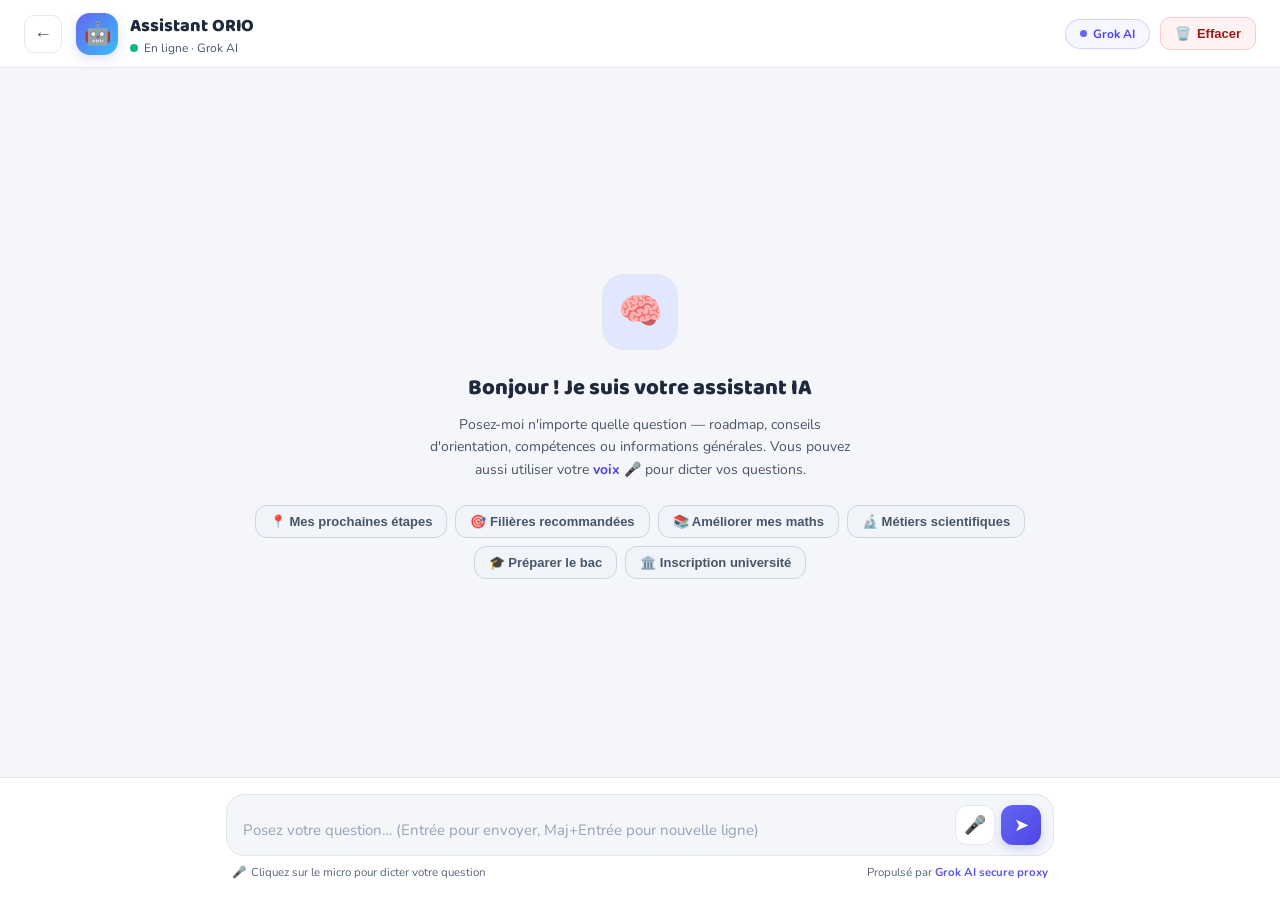
<file: pages/chatbot.html>
<!doctype html>
<html lang="fr">
<head>
  <meta charset="utf-8">
  <meta name="viewport" content="width=device-width,initial-scale=1">
  <title>Assistant IA — ORIO</title>
  <meta name="description" content="Posez toutes vos questions à l'assistant IA ORIO, propulsé par Grok. Supporte également la saisie vocale pour les élèves en difficulté d'écriture.">
  <link rel="preconnect" href="https://fonts.googleapis.com">
  <link href="https://fonts.googleapis.com/css2?family=Baloo+2:wght@400;600;700;800;900&family=Nunito:wght@400;500;600;700;800&display=swap" rel="stylesheet">
  <link rel="stylesheet" href="../assets/css/style.css">
  <style>
    /* ═══════════════════════════════════════════
       CHATBOT PAGE — PREMIUM PASTEL LIGHT THEME
    ═══════════════════════════════════════════ */
    :root {
      --bg-light: #f4f6f9;
      --panel-bg: #ffffff;
      --border-color: #e2e8f0;
      --text-dark: #1e293b;
      --text-soft: #475569;
      --primary: #6366f1;
      --primary-dark: #4f46e5;
      
      --user-bubble: #e0e7ff;
      --user-text: #1e1b4b;
      --bot-bubble: #ffffff;
      --bot-text: #1e293b;
      
      --suggestion-bg: #f1f5f9;
      --suggestion-border: #cbd5e1;
      --suggestion-hover: #e2e8f0;
      
      --warn-bg: #fef3c7;
      --warn-border: #fde68a;
      --warn-text: #78350f;
    }

    body {
      background-color: var(--bg-light);
      min-height: 100vh;
      display: flex;
      flex-direction: column;
      font-family: 'Nunito', sans-serif;
      color: var(--text-dark);
      margin: 0;
    }

    /* ── Split Layout Container ──────────────── */
    .app-layout {
      display: flex;
      flex: 1;
      height: 100vh;
      overflow: hidden;
    }

    /* ── Counselor Sidebar ───────────────────── */
    .counselor-sidebar {
      width: 300px;
      background: var(--panel-bg);
      border-right: 1.5px solid var(--border-color);
      display: flex;
      flex-direction: column;
      padding: 24px;
      overflow-y: auto;
      flex-shrink: 0;
    }
    .sidebar-header h3 {
      font-family: 'Baloo 2', cursive;
      font-size: 20px;
      font-weight: 800;
      color: var(--primary-dark);
      margin-bottom: 6px;
    }
    .sidebar-header p {
      font-size: 12.5px;
      color: var(--text-soft);
      line-height: 1.5;
      margin-bottom: 20px;
    }
    .student-select-wrapper {
      margin-bottom: 24px;
      display: flex;
      flex-direction: column;
      gap: 8px;
    }
    .student-select-wrapper label {
      font-size: 12px;
      font-weight: 800;
      text-transform: uppercase;
      letter-spacing: 0.5px;
      color: var(--text-soft);
    }
    .student-select {
      padding: 10px 12px;
      border-radius: 10px;
      border: 1.5px solid var(--border-color);
      background-color: #ffffff;
      color: var(--text-dark);
      font-family: 'Nunito', sans-serif;
      font-size: 14px;
      font-weight: 600;
      outline: none;
      transition: border-color 0.2s;
    }
    .student-select:focus {
      border-color: var(--primary);
    }

    /* Selected Student Card */
    .student-profile-card {
      background: #f8fafc;
      border: 1.5px solid var(--border-color);
      border-radius: 14px;
      padding: 16px;
      display: flex;
      flex-direction: column;
      gap: 12px;
      animation: fadeInUp 0.4s ease both;
    }
    .student-profile-card h4 {
      font-family: 'Baloo 2', cursive;
      font-size: 16px;
      font-weight: 800;
      color: var(--text-dark);
      margin-bottom: 4px;
      border-bottom: 1.5px solid var(--border-color);
      padding-bottom: 8px;
    }
    .profile-meta-item {
      display: flex;
      justify-content: space-between;
      font-size: 13px;
    }
    .meta-label {
      font-weight: 700;
      color: var(--text-soft);
    }
    .meta-val {
      font-weight: 800;
      color: var(--primary-dark);
    }
    .metric-section {
      display: flex;
      flex-direction: column;
      gap: 6px;
      margin-top: 4px;
    }
    .metric-section h5 {
      font-size: 11px;
      font-weight: 800;
      text-transform: uppercase;
      letter-spacing: 0.5px;
      color: var(--text-soft);
    }
    .riasec-badge-list {
      display: flex;
      gap: 6px;
      flex-wrap: wrap;
    }
    .riasec-badge {
      background: var(--user-bubble);
      color: var(--primary-dark);
      font-size: 11px;
      font-weight: 800;
      padding: 3px 9px;
      border-radius: 99px;
    }
    .bf-badge {
      display: inline-block;
      align-self: flex-start;
      background: #d1fae5;
      color: #065f46;
      font-size: 11px;
      font-weight: 800;
      padding: 3px 9px;
      border-radius: 99px;
    }

    /* ── Chat Container (Main Pane) ──────────── */
    .chat-container {
      flex: 1;
      display: flex;
      flex-direction: column;
      height: 100vh;
      overflow: hidden;
      position: relative;
    }

    /* ── Header ────────────────────────────── */
    .chat-header {
      background: var(--panel-bg);
      border-bottom: 1.5px solid var(--border-color);
      padding: 0 24px;
      height: 68px;
      display: flex;
      align-items: center;
      justify-content: space-between;
      position: sticky;
      top: 0;
      z-index: 100;
    }
    .chat-header-left {
      display: flex;
      align-items: center;
      gap: 14px;
    }
    .btn-back {
      display: flex;
      align-items: center;
      justify-content: center;
      width: 38px; height: 38px;
      border-radius: 10px;
      background: #ffffff;
      color: var(--text-soft);
      font-size: 18px;
      text-decoration: none;
      border: 1.5px solid var(--border-color);
      transition: background 0.2s, color 0.2s, transform 0.2s;
    }
    .btn-back:hover {
      background: var(--bg-light);
      color: var(--primary-dark);
      transform: translateX(-2px);
    }
    .chat-bot-info {
      display: flex;
      align-items: center;
      gap: 12px;
    }
    .bot-avatar {
      width: 42px; height: 42px;
      border-radius: 14px;
      background: linear-gradient(135deg, #6366f1, #38bdf8);
      display: flex;
      align-items: center;
      justify-content: center;
      font-size: 22px;
      box-shadow: 0 4px 12px rgba(99,102,241,0.2);
    }
    .bot-name {
      font-family: 'Baloo 2', cursive;
      font-size: 18px;
      font-weight: 800;
      color: var(--text-dark);
    }
    .bot-status {
      display: flex;
      align-items: center;
      gap: 6px;
      font-size: 12px;
      color: var(--text-soft);
    }
    .status-dot {
      width: 8px; height: 8px;
      border-radius: 50%;
      background: #10b981;
    }
    
    /* Engine status badges */
    .engine-badge {
      display: flex;
      align-items: center;
      gap: 6px;
      padding: 6px 14px;
      border-radius: 99px;
      background: var(--bg-light);
      border: 1.5px solid var(--border-color);
      font-size: 12px;
      font-weight: 700;
      color: var(--text-soft);
      transition: all 0.3s;
    }
    .engine-badge.grok { 
      border-color: rgba(99,102,241,0.25); 
      background-color: rgba(99,102,241,0.06);
      color: var(--primary-dark); 
    }
    .engine-badge.fallback { 
      border-color: var(--warn-border); 
      background-color: var(--warn-bg);
      color: var(--warn-text); 
    }
    .engine-badge .eng-dot {
      width: 7px; height: 7px;
      border-radius: 50%;
      background: var(--primary);
    }
    .engine-badge.fallback .eng-dot { background: #d97706; }

    .btn-clear {
      display: flex;
      align-items: center;
      gap: 6px;
      padding: 8px 14px;
      border-radius: 10px;
      background: #fef2f2;
      border: 1.5px solid #fecaca;
      color: #991b1b;
      font-size: 13px;
      font-weight: 700;
      cursor: pointer;
      transition: background 0.2s;
    }
    .btn-clear:hover { background: #fee2e2; }

    /* ── Chat Area ─────────────────────────── */
    .chat-wrapper {
      flex: 1;
      display: flex;
      flex-direction: column;
      max-width: 860px;
      width: 100%;
      margin: 0 auto;
      padding: 0 16px;
      overflow-y: auto;
    }
    #messages {
      flex: 1;
      overflow-y: auto;
      padding: 28px 0 20px;
      display: flex;
      flex-direction: column;
      gap: 18px;
      scroll-behavior: smooth;
    }
    #messages::-webkit-scrollbar { width: 5px; }
    #messages::-webkit-scrollbar-track { background: transparent; }
    #messages::-webkit-scrollbar-thumb { background: rgba(0,0,0,0.08); border-radius: 99px; }

    /* Empty state */
    .empty-state {
      display: flex;
      flex-direction: column;
      align-items: center;
      justify-content: center;
      text-align: center;
      padding: 40px 24px;
      flex: 1;
      animation: fadeInUp 0.5s ease both;
    }
    .empty-state-icon {
      width: 76px; height: 76px;
      border-radius: 22px;
      background: #e0e7ff;
      border: 1px solid var(--border-color);
      display: flex;
      align-items: center;
      justify-content: center;
      font-size: 36px;
      margin-bottom: 20px;
      animation: float 3s ease-in-out infinite;
    }
    @keyframes float {
      0%,100% { transform: translateY(0); }
      50% { transform: translateY(-8px); }
    }
    .empty-state-title {
      font-family: 'Baloo 2', cursive;
      font-size: 22px;
      font-weight: 800;
      color: var(--text-dark);
      margin-bottom: 8px;
    }
    .empty-state-sub {
      font-size: 14px;
      color: var(--text-soft);
      line-height: 1.6;
      max-width: 440px;
      margin-bottom: 24px;
    }
    .suggestions {
      display: flex;
      flex-wrap: wrap;
      gap: 8px;
      justify-content: center;
    }
    .suggestion-chip {
      padding: 8px 14px;
      border-radius: 12px;
      background: var(--suggestion-bg);
      border: 1.5px solid var(--suggestion-border);
      color: var(--text-soft);
      font-size: 13px;
      font-weight: 600;
      cursor: pointer;
      transition: background 0.2s, border-color 0.2s, transform 0.2s;
    }
    .suggestion-chip:hover {
      background: var(--suggestion-hover);
      border-color: var(--text-soft);
      color: var(--text-dark);
      transform: translateY(-1px);
    }

    /* Message bubbles */
    .msg {
      display: flex;
      flex-direction: column;
      gap: 4px;
      animation: msgIn 0.25s ease-out both;
    }
    @keyframes msgIn {
      from { opacity: 0; transform: translateY(8px); }
      to   { opacity: 1; transform: translateY(0); }
    }
    .msg.user { align-items: flex-end; }
    .msg.bot  { align-items: flex-start; }
    .msg.error { align-items: flex-start; }

    .msg-row {
      display: flex;
      align-items: flex-end;
      gap: 10px;
    }
    .msg.user .msg-row { flex-direction: row-reverse; }

    .msg-avatar {
      width: 32px; height: 32px;
      border-radius: 10px;
      display: flex;
      align-items: center;
      justify-content: center;
      font-size: 16px;
      flex-shrink: 0;
    }
    .msg.bot  .msg-avatar { background: linear-gradient(135deg,#6366f1,#38bdf8); }
    .msg.user .msg-avatar { background: #7c3aed; color: white; }

    .msg-bubble {
      max-width: 75%;
      padding: 12px 16px;
      border-radius: 18px;
      font-size: 14.5px;
      line-height: 1.6;
      white-space: pre-wrap;
      word-break: break-word;
      box-shadow: 0 1px 3px rgba(0,0,0,0.04);
    }
    .msg.user .msg-bubble {
      background: var(--user-bubble);
      color: var(--user-text);
      border-bottom-right-radius: 4px;
      border: 1px solid rgba(99,102,241,0.15);
    }
    .msg.bot .msg-bubble {
      background: var(--bot-bubble);
      color: var(--bot-text);
      border: 1.5px solid var(--border-color);
      border-bottom-left-radius: 4px;
    }
    .msg.error .msg-bubble {
      background: #fee2e2;
      border: 1.5px solid #fca5a5;
      color: #991b1b;
      border-bottom-left-radius: 4px;
    }

    .msg-meta {
      display: flex;
      align-items: center;
      gap: 6px;
      padding: 0 6px;
    }
    .msg-time {
      font-size: 11px;
      color: var(--text-soft);
      opacity: 0.8;
    }
    .msg-engine {
      font-size: 10px;
      font-weight: 800;
      padding: 1px 7px;
      border-radius: 99px;
      background: rgba(99,102,241,0.08);
      color: var(--primary-dark);
    }
    .msg-engine.fallback {
      background: var(--warn-bg);
      color: var(--warn-text);
    }

    /* Thinking dots */
    .thinking .msg-bubble {
      display: flex;
      gap: 6px;
      align-items: center;
      padding: 16px 20px;
    }
    .thinking-dot {
      width: 7px; height: 7px;
      border-radius: 50%;
      background: var(--text-soft);
      animation: thinkDot 1.4s ease-in-out infinite;
    }
    .thinking-dot:nth-child(2) { animation-delay: 0.2s; }
    .thinking-dot:nth-child(3) { animation-delay: 0.4s; }
    @keyframes thinkDot {
      0%,80%,100% { transform: scale(1); opacity: 0.4; }
      40% { transform: scale(1.3); opacity: 1; background: var(--primary); }
    }

    /* ── Input Area ────────────────────────── */
    .input-area {
      background: var(--panel-bg);
      border-top: 1.5px solid var(--border-color);
      padding: 16px 0 20px;
      margin-top: auto;
    }
    .input-inner {
      max-width: 860px;
      margin: 0 auto;
      padding: 0 16px;
    }
    .input-box {
      display: flex;
      align-items: flex-end;
      gap: 10px;
      background: var(--bg-light);
      border: 1.5px solid var(--border-color);
      border-radius: 18px;
      padding: 10px 12px 10px 16px;
      transition: border-color 0.2s, box-shadow 0.2s;
    }
    .input-box:focus-within {
      border-color: var(--primary);
      box-shadow: 0 0 0 3px rgba(99,102,241,0.12);
      background-color: #ffffff;
    }
    #question {
      flex: 1;
      background: transparent;
      border: none;
      outline: none;
      color: var(--text-dark);
      font-family: 'Nunito', sans-serif;
      font-size: 15px;
      line-height: 1.5;
      resize: none;
      min-height: 24px;
      max-height: 120px;
      padding: 4px 0;
    }
    #question::placeholder { color: #94a3b8; }

    .input-actions {
      display: flex;
      align-items: center;
      gap: 6px;
      flex-shrink: 0;
    }

    /* Voice button */
    #voiceBtn {
      width: 40px; height: 40px;
      border-radius: 12px;
      border: 1.5px solid var(--border-color);
      background: #ffffff;
      color: var(--text-soft);
      font-size: 18px;
      cursor: pointer;
      display: flex;
      align-items: center;
      justify-content: center;
      transition: all 0.2s;
      position: relative;
    }
    #voiceBtn:hover {
      background: var(--bg-light);
      color: var(--text-dark);
    }
    #voiceBtn.listening {
      background: #fee2e2;
      border-color: #fca5a5;
      color: #dc2626;
      animation: listeningPulse 1.2s ease-in-out infinite;
    }
    @keyframes listeningPulse {
      0%,100% { box-shadow: 0 0 0 0 rgba(220,38,38,0.2); }
      50% { box-shadow: 0 0 0 6px rgba(220,38,38,0); }
    }
    #voiceBtn.no-support {
      opacity: 0.35;
      cursor: not-allowed;
    }

    /* Send button */
    #send {
      width: 40px; height: 40px;
      border-radius: 12px;
      border: none;
      background: linear-gradient(135deg, var(--primary), var(--primary-dark));
      color: white;
      font-size: 18px;
      cursor: pointer;
      display: flex;
      align-items: center;
      justify-content: center;
      transition: transform 0.2s, box-shadow 0.2s, opacity 0.2s;
      box-shadow: 0 4px 10px rgba(99,102,241,0.25);
      flex-shrink: 0;
    }
    #send:hover:not(:disabled) {
      transform: translateY(-1px);
      box-shadow: 0 6px 14px rgba(99,102,241,0.35);
    }
    #send:disabled { opacity: 0.45; cursor: not-allowed; transform: none; }

    /* Hint bar */
    .input-hints {
      display: flex;
      align-items: center;
      justify-content: space-between;
      padding: 8px 6px 0;
      font-size: 11.5px;
      color: var(--text-soft);
      opacity: 0.9;
    }
    .voice-hint { display: flex; align-items: center; gap: 5px; }
    #voiceStatus {
      font-size: 12px;
      font-weight: 700;
      color: #dc2626;
      display: none;
    }
    #voiceStatus.active { display: inline; }

    /* Toast */
    #toast {
      position: fixed;
      bottom: 90px;
      left: 50%;
      transform: translateX(-50%) translateY(10px);
      background: var(--text-dark);
      color: white;
      padding: 10px 20px;
      border-radius: 12px;
      font-size: 13px;
      font-weight: 600;
      opacity: 0;
      pointer-events: none;
      transition: all 0.3s;
      z-index: 200;
      box-shadow: 0 4px 14px rgba(0,0,0,0.12);
    }
    #toast.show {
      opacity: 1;
      transform: translateX(-50%) translateY(0);
    }
    #toast.success { background: #10b981; }
    #toast.error { background: #ef4444; }

    /* Animations */
    @keyframes fadeInUp {
      from { opacity: 0; transform: translateY(12px); }
      to   { opacity: 1; transform: translateY(0); }
    }

    /* Responsive styling */
    @media (max-width: 850px) {
      .app-layout {
        flex-direction: column;
      }
      .counselor-sidebar {
        width: 100%;
        height: auto;
        border-right: none;
        border-bottom: 1.5px solid var(--border-color);
        padding: 16px;
      }
      .chat-container {
        height: calc(100vh - 180px);
      }
    }
    @media (max-width: 600px) {
      .msg-bubble { max-width: 88%; font-size: 14px; }
      .engine-badge { display: none; }
      .chat-header { padding: 0 14px; }
      .btn-clear span { display: none; }
    }
  </style>
</head>
<body>

  <div class="app-layout">
    <!-- Counselor Workspace Panel (Visible for staff) -->
    <aside class="counselor-sidebar" id="counselorSidebar" style="display: none;">
      <div class="sidebar-header">
        <h3>Espace Conseiller</h3>
        <p>Sélectionnez un élève pour analyser son profil RIASEC, Big Five, ses moyennes et formuler des conseils.</p>
      </div>
      <div class="student-select-wrapper">
        <label for="studentSelect">Élève à conseiller :</label>
        <select id="studentSelect" class="student-select">
          <!-- Populated dynamically -->
        </select>
      </div>
      <div class="student-profile-card" id="studentProfileCard" style="display: none;">
        <h4 id="profileCardName">Nom</h4>
        <div class="profile-meta-item">
          <span class="meta-label">Classe/Niveau :</span>
          <span class="meta-val" id="profileCardNiveau">—</span>
        </div>
        <div class="profile-meta-item">
          <span class="meta-label">Spécialité :</span>
          <span class="meta-val" id="profileCardSpec">—</span>
        </div>
        <div class="profile-meta-item">
          <span class="meta-label">Moyenne Générale :</span>
          <span class="meta-val" id="profileCardMoy">—</span>
        </div>
        <div class="metric-section">
          <h5>Intérêts (RIASEC)</h5>
          <div class="riasec-badge-list" id="profileCardRiasec">
            <!-- Populated dynamically -->
          </div>
        </div>
        <div class="metric-section">
          <h5>Portrait Big Five</h5>
          <span class="bf-badge" id="profileCardB5">—</span>
        </div>
      </div>
    </aside>

    <!-- Chat container -->
    <div class="chat-container">
      <!-- Header -->
      <header class="chat-header">
        <div class="chat-header-left">
          <a href="dashboard.html" class="btn-back" title="Retour au dashboard">←</a>
          <div class="chat-bot-info">
            <div class="bot-avatar">🤖</div>
            <div>
              <div class="bot-name">Assistant ORIO</div>
              <div class="bot-status">
                <span class="status-dot"></span>
                <span id="statusLabel">En ligne · Grok AI</span>
              </div>
            </div>
          </div>
        </div>
        <div style="display:flex;align-items:center;gap:10px;">
          <div class="engine-badge grok" id="engineBadge">
            <span class="eng-dot"></span>
            <span id="engineLabel">Grok AI</span>
          </div>
          <button class="btn-clear" id="clearBtn" title="Effacer la conversation">
            🗑️ <span>Effacer</span>
          </button>
        </div>
      </header>

      <!-- Chat Body -->
      <div class="chat-wrapper">
        <div id="messages">
          <!-- Empty state -->
          <div class="empty-state" id="emptyState">
            <div class="empty-state-icon">🧠</div>
            <div class="empty-state-title">Bonjour ! Je suis votre assistant IA</div>
            <div class="empty-state-sub">
              Posez-moi n'importe quelle question — roadmap, conseils d'orientation, compétences ou informations générales.
              Vous pouvez aussi utiliser votre <strong style="color:var(--primary-dark);">voix</strong> 🎤 pour dicter vos questions.
            </div>
            <div class="suggestions">
              <button class="suggestion-chip" data-q="Quelles sont mes prochaines étapes dans ma roadmap ?">📍 Mes prochaines étapes</button>
              <button class="suggestion-chip" data-q="Quelles filières correspondent à mon profil RIASEC ?">🎯 Filières recommandées</button>
              <button class="suggestion-chip" data-q="Comment améliorer mes compétences en mathématiques ?">📚 Améliorer mes maths</button>
              <button class="suggestion-chip" data-q="Quels métiers correspondent à un profil scientifique ?">🔬 Métiers scientifiques</button>
              <button class="suggestion-chip" data-q="Donne-moi des conseils pour me préparer au bac.">🎓 Préparer le bac</button>
              <button class="suggestion-chip" data-q="Comment puis-je m'inscrire à une université en Algérie ?">🏛️ Inscription université</button>
            </div>
          </div>
        </div>
      </div>

      <!-- Input Area -->
      <div class="input-area">
        <div class="input-inner">
          <div class="input-box">
            <textarea
              id="question"
              placeholder="Posez votre question… (Entrée pour envoyer, Maj+Entrée pour nouvelle ligne)"
              rows="1"
              autocomplete="off"
              spellcheck="true"
            ></textarea>
            <div class="input-actions">
              <button id="voiceBtn" title="Dicter votre question (pour les élèves en difficulté d'écriture)">🎤</button>
              <button id="send" title="Envoyer">➤</button>
            </div>
          </div>
          <div class="input-hints">
            <div class="voice-hint">
              🎤 <span id="voiceStatus"></span>
              <span id="voiceHintText">Cliquez sur le micro pour dicter votre question</span>
            </div>
            <span>Propulsé par <strong style="color:var(--primary-dark);">Grok AI secure proxy</strong></span>
          </div>
        </div>
      </div>
    </div>
  </div>

  <!-- Toast -->
  <div id="toast"></div>

  <script src="shared.js"></script>
  <script src="../assets/js/chatbot.js"></script>
</body>
</html>
</file>
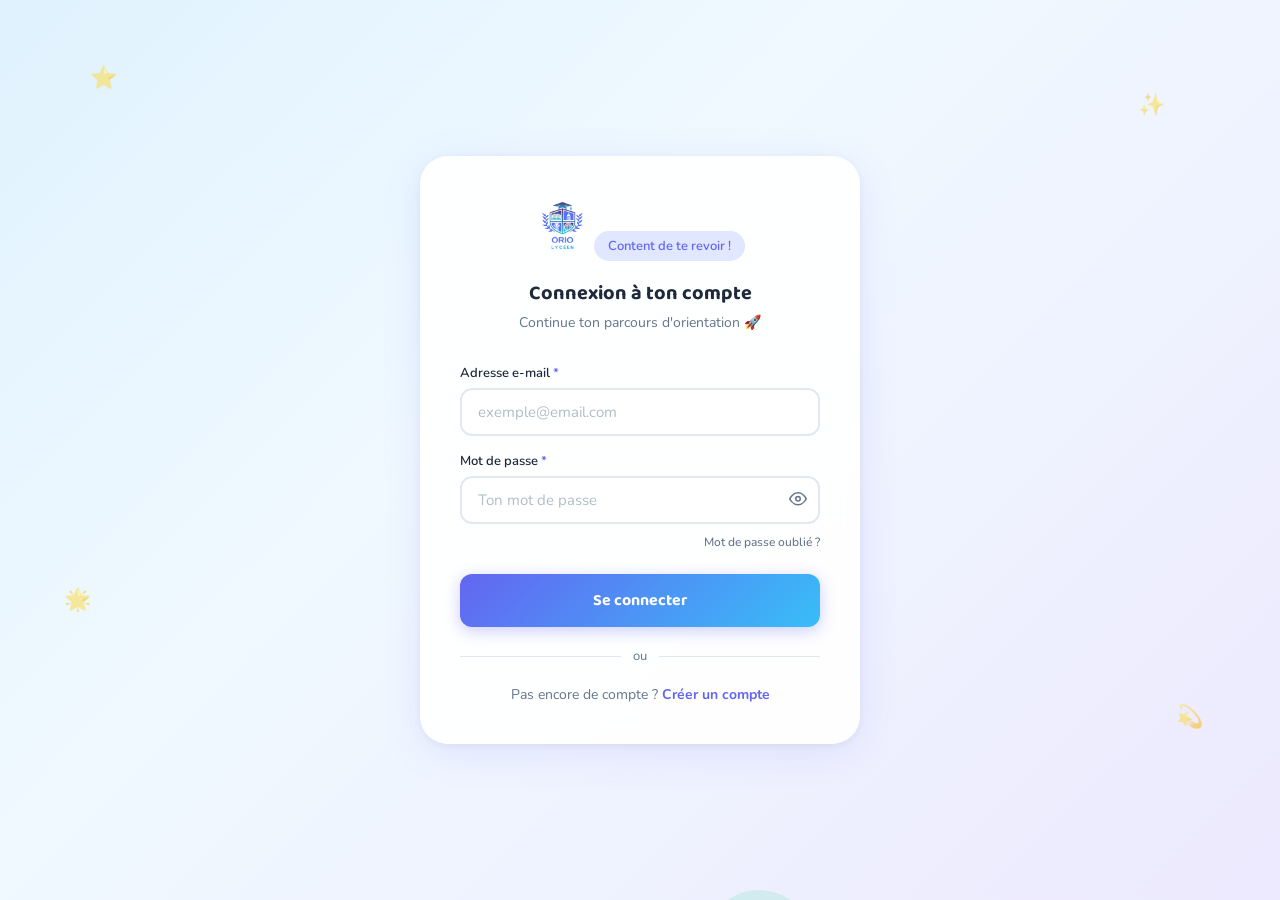
<file: pages/competences.html>
<!DOCTYPE html>
<html lang="fr">
<head>
  <meta charset="UTF-8"/>
  <meta name="viewport" content="width=device-width, initial-scale=1.0"/>
  <title>ORIO — Compétences Cognitives</title>
  <link rel="preconnect" href="https://fonts.googleapis.com">
  <link href="https://fonts.googleapis.com/css2?family=Baloo+2:wght@400;600;700;800;900&family=Nunito:wght@400;500;600;700;800&display=swap" rel="stylesheet">
  <style>
    :root {
      --indigo:#6366f1; --indigo-dark:#4f46e5; --indigo-light:#e0e7ff;
      --blue:#38bdf8; --blue-dark:#0284c7;
      --green:#34d399; --green-dark:#059669; --green-light:#d1fae5;
      --orange:#fb923c; --yellow:#fbbf24; --yellow-dark:#92400e;
      --red:#f87171; --red-dark:#dc2626; --red-light:#fee2e2;
      --white:#fff; --bg:#f8faff; --text:#1e293b; --text-soft:#64748b; --border:#e2e8f0;
      --comp-grad: linear-gradient(135deg,#f59e0b,#fb923c);
    }
    *, *::before, *::after { box-sizing:border-box; margin:0; padding:0; }
    body { font-family:'Nunito',sans-serif; background:var(--bg); color:var(--text); min-height:100vh; }
 
    /* ── NAVBAR ── */
    .navbar { position:sticky; top:0; z-index:100; height:64px; background:rgba(255,255,255,.94); backdrop-filter:blur(18px); border-bottom:1.5px solid rgba(245,158,11,.1); display:flex; align-items:center; padding:0 32px; gap:14px; box-shadow:0 2px 14px rgba(245,158,11,.07); }
    .nav-logo { display:flex; align-items:center; gap:8px; text-decoration:none; }
    .nav-logo-icon { width:36px; height:36px; background:var(--comp-grad); border-radius:10px; display:flex; align-items:center; justify-content:center; font-size:18px; }
    .nav-logo-txt { font-family:'Baloo 2',cursive; font-size:20px; font-weight:900; background:var(--comp-grad); -webkit-background-clip:text; -webkit-text-fill-color:transparent; background-clip:text; }
    .nav-sep { width:1px; height:28px; background:var(--border); }
    .nav-page { font-size:14px; font-weight:700; color:var(--text-soft); }
    .nav-right { margin-left:auto; display:flex; align-items:center; gap:12px; }
    .nav-pill { display:flex; align-items:center; gap:7px; background:#fef3c7; border-radius:99px; padding:5px 12px; }
    .nav-av   { width:26px; height:26px; border-radius:50%; background:var(--comp-grad); display:flex; align-items:center; justify-content:center; font-size:11px; font-weight:900; color:white; }
    .nav-name { font-size:13px; font-weight:700; color:var(--yellow-dark); }
    .btn-back { display:flex; align-items:center; gap:5px; font-size:13px; font-weight:700; color:var(--text-soft); background:none; border:1.5px solid var(--border); border-radius:8px; padding:5px 12px; cursor:pointer; text-decoration:none; transition:color .2s,border-color .2s; }
    .btn-back:hover { color:var(--orange); border-color:var(--orange); }
    .steps { display:flex; align-items:center; }
    .step { display:flex; align-items:center; gap:5px; font-size:12px; font-weight:700; color:var(--text-soft); }
    .step-n { width:22px; height:22px; border-radius:50%; display:flex; align-items:center; justify-content:center; font-size:10px; font-weight:900; background:var(--border); color:var(--text-soft); flex-shrink:0; }
    .step.done .step-n   { background:var(--green); color:white; }
    .step.active .step-n { background:var(--orange); color:white; }
    .step.active { color:var(--orange); }
    .step.done   { color:var(--green-dark); }
    .step-arr { color:var(--border); margin:0 8px; font-size:13px; }
 
    /* ── LAYOUT ── */
    .wrap { max-width:820px; margin:0 auto; padding:36px 24px 80px; }
 
    /* ── TEST HEADER ── */
    .test-header { background:var(--comp-grad); border-radius:24px; padding:28px 32px; color:white; margin-bottom:28px; position:relative; overflow:hidden; }
    .test-header::before { content:''; position:absolute; top:-40px; right:-40px; width:180px; height:180px; border-radius:50%; background:rgba(255,255,255,.06); }
    .test-header::after  { content:''; position:absolute; bottom:-20px; left:60px; width:100px; height:100px; border-radius:50%; background:rgba(255,255,255,.05); }
    .th-top   { display:flex; align-items:center; gap:14px; margin-bottom:16px; position:relative; z-index:1; }
    .th-emoji { font-size:36px; }
    .th-title { font-family:'Baloo 2',cursive; font-size:22px; font-weight:900; }
    .th-sub   { font-size:13px; opacity:.8; margin-top:2px; }
    .th-stats { display:flex; gap:20px; position:relative; z-index:1; }
    .th-stat  { background:rgba(255,255,255,.15); border-radius:12px; padding:8px 16px; text-align:center; }
    .th-stat-val { font-family:'Baloo 2',cursive; font-size:20px; font-weight:900; }
    .th-stat-lbl { font-size:10px; opacity:.8; text-transform:uppercase; letter-spacing:.4px; }
 
    /* ── LOCK PANEL ── */
    .panel { background:white; border-radius:24px; border:1.5px solid var(--border); padding:50px 30px; text-align:center; box-shadow:0 4px 20px rgba(0,0,0,.04); }
    .panel h2 { font-family:'Baloo 2',cursive; font-size:22px; font-weight:800; margin:16px 0 8px; }
    .panel p  { font-size:14px; color:var(--text-soft); line-height:1.6; margin-bottom:24px; }
    .panel-icon { font-size:56px; }
    .btn-action { display:inline-flex; align-items:center; gap:8px; color:white; border:none; border-radius:12px; padding:13px 26px; font-family:'Baloo 2',cursive; font-size:15px; font-weight:800; cursor:pointer; text-decoration:none; transition:transform .2s,box-shadow .2s; }
    .btn-action:hover { transform:translateY(-2px); }
 
    /* ── JEUX SÉLECTEUR ── */
    .games-nav { display:grid; grid-template-columns:repeat(3,1fr); gap:14px; margin-bottom:28px; }
    .game-tab { background:white; border:2px solid var(--border); border-radius:18px; padding:18px 14px; cursor:pointer; text-align:center; transition:border-color .2s,transform .2s,box-shadow .2s; position:relative; }
    .game-tab:hover         { border-color:#fde68a; transform:translateY(-2px); }
    .game-tab.active        { border-color:var(--yellow); box-shadow:0 4px 20px rgba(245,158,11,.2); }
    .game-tab.done          { border-color:var(--green); }
    .game-tab-emoji         { font-size:26px; margin-bottom:8px; display:block; }
    .game-tab-name          { font-family:'Baloo 2',cursive; font-size:13px; font-weight:800; color:var(--text); }
    .game-tab-sub           { font-size:11px; color:var(--text-soft); margin-top:2px; }
    .game-tab-badge { position:absolute; top:-8px; right:-8px; width:22px; height:22px; border-radius:50%; display:flex; align-items:center; justify-content:center; font-size:10px; font-weight:900; color:white; }
    .game-tab-badge.todo { background:var(--border); color:var(--text-soft); }
    .game-tab-badge.active { background:var(--yellow); }
    .game-tab-badge.done   { background:var(--green); }
 
    /* ── CARTE DE JEU COMMUNE ── */
    .game-card { background:white; border-radius:24px; border:1.5px solid var(--border); box-shadow:0 4px 24px rgba(0,0,0,.05); overflow:hidden; animation:fadeIn .4s ease; }
    @keyframes fadeIn { from{opacity:0;transform:translateY(12px)} to{opacity:1;transform:translateY(0)} }
    .game-card-head { padding:20px 26px 18px; border-bottom:1.5px solid var(--border); display:flex; align-items:center; justify-content:space-between; }
    .game-card-title { font-family:'Baloo 2',cursive; font-size:18px; font-weight:800; display:flex; align-items:center; gap:10px; }
    .game-card-body { padding:28px 26px; }
 
    /* ── CHRONOMÈTRE ── */
    .timer-ring-wrap { display:flex; flex-direction:column; align-items:center; margin-bottom:28px; }
    .timer-ring { position:relative; width:100px; height:100px; }
    .timer-ring svg { transform:rotate(-90deg); }
    .timer-ring-bg  { fill:none; stroke:var(--border); stroke-width:8; }
    .timer-ring-fg  { fill:none; stroke-width:8; stroke-linecap:round; transition:stroke-dashoffset .9s linear, stroke .3s; }
    .timer-num { position:absolute; inset:0; display:flex; align-items:center; justify-content:center; font-family:'Baloo 2',cursive; font-size:26px; font-weight:900; }
 
    /* ── PROGRESS BAR ── */
    .prog-wrap { margin-bottom:20px; }
    .prog-top  { display:flex; justify-content:space-between; margin-bottom:7px; font-size:13px; font-weight:700; color:var(--text-soft); }
    .prog-bg   { height:8px; background:var(--border); border-radius:99px; overflow:hidden; }
    .prog-fill { height:100%; border-radius:99px; background:var(--comp-grad); transition:width .4s; }
 
    /* ── JEU 1 : CALCUL MENTAL ── */
    .calc-question { text-align:center; margin-bottom:28px; }
    .calc-op { font-family:'Baloo 2',cursive; font-size:52px; font-weight:900; color:var(--text); line-height:1; margin-bottom:8px; }
    .calc-hint { font-size:13px; color:var(--text-soft); }
    .calc-input-wrap { display:flex; gap:12px; justify-content:center; align-items:center; }
    .calc-input { width:140px; border:3px solid var(--border); border-radius:16px; padding:14px 16px; font-family:'Baloo 2',cursive; font-size:28px; font-weight:900; text-align:center; outline:none; transition:border-color .2s; }
    .calc-input:focus { border-color:var(--yellow); }
    .calc-input.correct { border-color:var(--green); background:var(--green-light); color:var(--green-dark); }
    .calc-input.wrong   { border-color:var(--red); background:var(--red-light); color:var(--red-dark); }
    .btn-submit { padding:14px 28px; border-radius:14px; border:none; font-family:'Baloo 2',cursive; font-size:16px; font-weight:800; color:white; background:var(--comp-grad); cursor:pointer; box-shadow:0 4px 14px rgba(245,158,11,.3); transition:transform .2s,box-shadow .2s; }
    .btn-submit:hover:not(:disabled) { transform:translateY(-2px); box-shadow:0 8px 22px rgba(245,158,11,.38); }
    .btn-submit:disabled { opacity:.5; cursor:not-allowed; }
    .calc-feedback { text-align:center; font-family:'Baloo 2',cursive; font-size:18px; font-weight:800; margin-top:14px; min-height:28px; }
 
    /* ── JEU 2 : LOGIQUE ── */
    .seq-display { background:linear-gradient(135deg,#ede9fe,#e0e7ff); border-radius:18px; padding:24px; text-align:center; margin-bottom:24px; }
    .seq-numbers { font-family:'Baloo 2',cursive; font-size:32px; font-weight:900; color:var(--indigo); letter-spacing:4px; margin-bottom:8px; }
    .seq-label { font-size:12px; color:var(--text-soft); font-weight:700; text-transform:uppercase; letter-spacing:.5px; }
    .seq-choices { display:grid; grid-template-columns:1fr 1fr; gap:12px; }
    .seq-choice { padding:16px; border-radius:14px; border:2px solid var(--border); background:white; font-family:'Baloo 2',cursive; font-size:24px; font-weight:900; text-align:center; cursor:pointer; transition:border-color .2s,background .2s,transform .15s; color:var(--indigo); }
    .seq-choice:hover            { border-color:var(--indigo-light); transform:translateY(-2px); }
    .seq-choice.selected-correct { border-color:var(--green); background:var(--green-light); color:var(--green-dark); }
    .seq-choice.selected-wrong   { border-color:var(--red); background:var(--red-light); color:var(--red-dark); }
    .seq-choice.reveal-correct   { border-color:var(--green); background:var(--green-light); color:var(--green-dark); }
    .seq-choice:disabled         { cursor:not-allowed; }
    .seq-explication { background:#f8faff; border-radius:12px; padding:12px 16px; font-size:13px; color:var(--text-soft); margin-top:14px; line-height:1.6; display:none; }
 
    /* ── JEU 3 : MÉMOIRE ── */
    .mem-grid { display:grid; gap:10px; margin:0 auto; width:fit-content; margin-bottom:24px; }
    .mem-card { width:70px; height:70px; border-radius:14px; cursor:pointer; position:relative; transform-style:preserve-3d; transition:transform .4s; }
    .mem-card.flipped  { transform:rotateY(180deg); }
    .mem-card.matched  { transform:rotateY(180deg); opacity:.7; cursor:default; }
    .mem-card .front, .mem-card .back { position:absolute; inset:0; border-radius:14px; display:flex; align-items:center; justify-content:center; backface-visibility:hidden; }
    .mem-card .front { background:linear-gradient(135deg,#6366f1,#a78bfa); font-size:24px; font-weight:900; color:white; font-family:'Baloo 2',cursive; }
    .mem-card .back  { background:linear-gradient(135deg,#e0e7ff,#ede9fe); font-size:28px; transform:rotateY(180deg); }
    .mem-info { display:flex; justify-content:center; gap:24px; margin-bottom:20px; }
    .mem-stat { background:white; border:1.5px solid var(--border); border-radius:12px; padding:10px 20px; text-align:center; }
    .mem-stat-val { font-family:'Baloo 2',cursive; font-size:22px; font-weight:900; }
    .mem-stat-lbl { font-size:11px; color:var(--text-soft); font-weight:700; text-transform:uppercase; }
    .mem-stat-val.good { color:var(--green-dark); }
    .mem-stat-val.bad  { color:var(--red-dark); }
    .mem-level-badge { display:inline-flex; align-items:center; gap:6px; background:var(--yellow-light); color:var(--yellow-dark); border-radius:99px; padding:5px 14px; font-size:12px; font-weight:800; margin-bottom:16px; }
 
    /* ── RÉSULTATS PAR JEU ── */
    .result-mini { background:white; border-radius:20px; border:1.5px solid var(--border); padding:20px 24px; margin-bottom:14px; display:flex; align-items:center; gap:16px; box-shadow:0 2px 12px rgba(0,0,0,.04); }
    .result-mini-icon { font-size:32px; flex-shrink:0; }
    .result-mini-info { flex:1; }
    .result-mini-name { font-family:'Baloo 2',cursive; font-size:15px; font-weight:800; }
    .result-mini-sub  { font-size:12px; color:var(--text-soft); margin-top:2px; }
    .result-mini-score { font-family:'Baloo 2',cursive; font-size:28px; font-weight:900; }
 
    /* ── RÉSULTATS GLOBAUX ── */
    .results-header { background:var(--comp-grad); border-radius:24px; padding:20px; color:white; text-align:center; margin-bottom:2px; position:relative; overflow:hidden; }
    .results-header::before { content:'🏆'; position:absolute; top:16px; left:20px; font-size:28px; opacity:.4; }
    .results-header::after  { content:'⭐'; position:absolute; bottom:16px; right:20px; font-size:24px; opacity:.4; }
    .rh-score { font-family:'Baloo 2',cursive; font-size:64px; font-weight:900; line-height:1; }
    .rh-label { font-size:14px; opacity:.85; margin-top:6px; }
    .rh-badge { display:inline-block; background:rgba(255,255,255,.2); border-radius:99px; padding:6px 20px; font-size:13px; font-weight:700; margin-top:12px; }
 
    .btn-cta { display:flex; align-items:center; justify-content:center; gap:8px; width:100%; padding:15px; border-radius:14px; border:none; font-family:'Baloo 2',cursive; font-size:16px; font-weight:800; color:white; cursor:pointer; transition:transform .2s,box-shadow .2s; margin-top:16px; text-decoration:none; }
    .btn-cta:hover { transform:translateY(-2px); }
    .btn-retry-all { background:none; border:2px solid var(--border); border-radius:14px; padding:12px; font-family:'Baloo 2',cursive; font-size:14px; font-weight:700; color:var(--text-soft); cursor:pointer; width:100%; margin-top:10px; transition:all .2s; }
    .btn-retry-all:hover { border-color:var(--orange); color:var(--orange); }
 
    /* ── TOAST ── */
    .toast { position:fixed; bottom:26px; left:50%; transform:translateX(-50%) translateY(80px); background:var(--text); color:white; font-size:14px; font-weight:700; padding:12px 22px; border-radius:14px; box-shadow:0 8px 30px rgba(0,0,0,.18); transition:transform .4s cubic-bezier(.16,1,.3,1),opacity .4s; opacity:0; z-index:9999; white-space:nowrap; }
    .toast.show { transform:translateX(-50%) translateY(0); opacity:1; }
    .toast.ok   { background:linear-gradient(135deg,#059669,#34d399); }
    .toast.err  { background:linear-gradient(135deg,#dc2626,#f87171); }
 
    @media(max-width:700px){
      .games-nav { grid-template-columns:1fr; }
      .steps { display:none; }
      .navbar { padding:0 16px; }
      .wrap { padding:20px 16px 60px; }
      .seq-choices { grid-template-columns:1fr 1fr; }
      .mem-card { width:58px; height:58px; }
    }
  </style>
</head>
<body>
 
<!-- ══ NAVBAR ══ -->
<nav class="navbar">
  <a class="nav-logo" href="index.html">
    <div class="nav-logo-icon">🎯</div>
    <span class="nav-logo-txt">ORIO</span>
  </a>
  <div class="nav-sep"></div>
  <span class="nav-page">⚡Compétences Cognitives</span>
  <div class="nav-right">
    <div class="steps">
      <div class="step done"><div class="step-n">✓</div><span>Inscription</span></div>
      <div class="step-arr">›</div>
      <div class="step done"><div class="step-n">✓</div><span>Notes</span></div>
      <div class="step-arr">›</div>
      <div class="step done"><div class="step-n">✓</div><span>Big Five</span></div>
      <div class="step-arr">›</div>
      <div class="step done"><div class="step-n">✓</div><span>RIASEC</span></div>
      <div class="step-arr">›</div>
      <div class="step active"><div class="step-n">5</div><span>Compétences</span></div>
      <div class="step-arr">›</div>
      <div class="step"><div class="step-n">6</div><span>Résultats</span></div>
    </div>
    <div class="nav-pill">
      <div class="nav-av" id="nav-av">?</div>
      <span class="nav-name" id="nav-name">—</span>
    </div>
    
    <a href="riasec.html" class="btn-back">← RIASEC</a>
    <button onclick="handleLogout()" style="display:flex;align-items:center;gap:5px;font-size:13px;font-weight:700;color:#dc2626;background:none;border:1.5px solid #fecaca;border-radius:8px;padding:5px 12px;cursor:pointer;transition:all .2s" onmouseover="this.style.background='#fef2f2'" onmouseout="this.style.background='none'">
       Déconnexion
    </button>
  </div>
</nav>
 
<div class="wrap">
 
  <!-- ── EN-TÊTE ── -->
  <div class="test-header">
    <div class="th-top">
      <span class="th-emoji">⚡</span>
      <div>
        <div class="th-title">Test de Compétences Cognitives</div>
        <div class="th-sub">3 mini-jeux pour évaluer calcul mental, logique et mémoire</div>
      </div>
    </div>
    <div class="th-stats">
      <div class="th-stat"><div class="th-stat-val">3</div><div class="th-stat-lbl">Jeux</div></div>
      <div class="th-stat"><div class="th-stat-val" id="stat-done">0</div><div class="th-stat-lbl">Complétés</div></div>
      <div class="th-stat"><div class="th-stat-val" id="stat-score">—</div><div class="th-stat-lbl">Score global</div></div>
    </div>
  </div>
 
  <!-- ══ PANEL VERROUILLÉ ══ -->
  <div id="area-lock" style="display:none">
    <div class="panel">
      <div class="panel-icon">🔒</div>
      <h2>Test verrouillé</h2>
      <p>Complète d'abord les tests Big Five et RIASEC<br>pour accéder aux mini-jeux cognitifs.</p>
      <a href="riasec.html" class="btn-action" style="background:var(--comp-grad);box-shadow:0 4px 14px rgba(245,158,11,.3)">← Aller au test RIASEC</a>
    </div>
  </div>
 
  <!-- ══ JEUX ══ -->
  <div id="area-games" style="display:none">
 
    <!-- Tabs jeux -->
    <div class="games-nav" id="games-nav">
      <div class="game-tab active" id="gtab-calcul" onclick="showGame('calcul')">
        <div class="game-tab-badge active" id="gbadge-calcul">1</div>
        <span class="game-tab-emoji">🧮</span>
        <div class="game-tab-name">Calcul Mental</div>
        <div class="game-tab-sub">20 questions · 8 sec/q</div>
      </div>
      <div class="game-tab" id="gtab-logique" onclick="showGame('logique')">
        <div class="game-tab-badge todo" id="gbadge-logique">2</div>
        <span class="game-tab-emoji">🧩</span>
        <div class="game-tab-name">Logique</div>
        <div class="game-tab-sub">10 séquences · 15 sec/q</div>
      </div>
      <div class="game-tab" id="gtab-memoire" onclick="showGame('memoire')">
        <div class="game-tab-badge todo" id="gbadge-memoire">3</div>
        <span class="game-tab-emoji">🧠</span>
        <div class="game-tab-name">Mémoire</div>
        <div class="game-tab-sub">Paires · niveaux progressifs</div>
      </div>
    </div>
 
    <!-- ══════════════════════════════
         JEU 1 — CALCUL MENTAL
    ══════════════════════════════ -->
    <div id="game-calcul">
      <div class="game-card">
        <div class="game-card-head">
          <div class="game-card-title">🧮 Calcul Mental</div>
          <span id="calcul-status" style="font-size:13px;font-weight:700;color:var(--text-soft)">Prêt à commencer</span>
        </div>
        <div class="game-card-body">
 
          <!-- Intro -->
          <div id="calcul-intro" style="text-align:center;padding:20px 0">
            <div style="font-size:48px;margin-bottom:16px">🧮</div>
            <div style="font-family:'Baloo 2',cursive;font-size:20px;font-weight:800;margin-bottom:8px">20 opérations arithmétiques</div>
            <div style="font-size:14px;color:var(--text-soft);margin-bottom:24px;line-height:1.6">
              Tu as <strong>8 secondes</strong> par question.<br>
              Tape ta réponse et appuie sur <strong>Entrée</strong> ou le bouton ✓
            </div>
            <button class="btn-action" style="background:var(--comp-grad);box-shadow:0 4px 14px rgba(245,158,11,.3)" onclick="startCalcul()">
              C'est parti ! 🚀
            </button>
          </div>
 
          <!-- Question -->
          <div id="calcul-question" style="display:none">
            <div class="prog-wrap">
              <div class="prog-top">
                <span id="calcul-prog-lbl">Question 1/20</span>
                <span id="calcul-prog-pct" style="color:var(--orange);font-weight:800">0%</span>
              </div>
              <div class="prog-bg"><div class="prog-fill" id="calcul-prog-fill" style="width:0%"></div></div>
            </div>
 
            <div class="timer-ring-wrap">
              <div class="timer-ring">
                <svg viewBox="0 0 100 100" width="100" height="100">
                  <circle class="timer-ring-bg" cx="50" cy="50" r="42"/>
                  <circle class="timer-ring-fg" id="calcul-ring" cx="50" cy="50" r="42"
                          stroke="#f59e0b"
                          stroke-dasharray="263.9"
                          stroke-dashoffset="0"/>
                </svg>
                <div class="timer-num" id="calcul-timer-num">8</div>
              </div>
            </div>
 
            <div class="calc-question">
              <div class="calc-op" id="calcul-op">12 × 7</div>
              <div class="calc-hint" id="calcul-hint">Tape ta réponse ↓</div>
            </div>
 
            <div class="calc-input-wrap">
              <input class="calc-input" id="calcul-input" type="number"
                     placeholder="?" autocomplete="off"
                     onkeydown="if(event.key==='Enter') submitCalcul()"/>
              <button class="btn-submit" id="calcul-submit-btn" onclick="submitCalcul()">✓</button>
            </div>
            <div class="calc-feedback" id="calcul-feedback"></div>
          </div>
 
          <!-- Résultats -->
          <div id="calcul-result" style="display:none;text-align:center;padding:20px 0">
            <div style="font-size:48px;margin-bottom:12px" id="calcul-result-emoji">🎉</div>
            <div style="font-family:'Baloo 2',cursive;font-size:28px;font-weight:900;margin-bottom:4px" id="calcul-result-score">18/20</div>
            <div style="font-size:14px;color:var(--text-soft);margin-bottom:6px" id="calcul-result-time">Temps moyen : 3.2 sec</div>
            <div style="font-size:14px;color:var(--text-soft);margin-bottom:24px" id="calcul-result-label">Excellent !</div>
            <button class="btn-action" style="background:linear-gradient(135deg,#10b981,#0284c7);box-shadow:0 4px 14px rgba(16,185,129,.3)" onclick="showGame('logique')">
              Jeu suivant → Logique 🧩
            </button>
          </div>
        </div>
      </div>
    </div>
 
    <!-- ══════════════════════════════
         JEU 2 — LOGIQUE
    ══════════════════════════════ -->
    <div id="game-logique" style="display:none">
      <div class="game-card">
        <div class="game-card-head">
          <div class="game-card-title">🧩 Logique & Séquences</div>
          <span id="logique-status" style="font-size:13px;font-weight:700;color:var(--text-soft)">Prêt à commencer</span>
        </div>
        <div class="game-card-body">
 
          <!-- Intro -->
          <div id="logique-intro" style="text-align:center;padding:20px 0">
            <div style="font-size:48px;margin-bottom:16px">🧩</div>
            <div style="font-family:'Baloo 2',cursive;font-size:20px;font-weight:800;margin-bottom:8px">10 séquences logiques</div>
            <div style="font-size:14px;color:var(--text-soft);margin-bottom:24px;line-height:1.6">
              Trouve le <strong>nombre suivant</strong> dans la suite.<br>
              Tu as <strong>15 secondes</strong> par question. 4 choix proposés.
            </div>
            <button class="btn-action" style="background:linear-gradient(135deg,#6366f1,#a78bfa);box-shadow:0 4px 14px rgba(99,102,241,.3)" onclick="startLogique()">
              C'est parti ! 🚀
            </button>
          </div>
 
          <!-- Question -->
          <div id="logique-question" style="display:none">
            <div class="prog-wrap">
              <div class="prog-top">
                <span id="logique-prog-lbl">Question 1/10</span>
                <span id="logique-prog-pct" style="color:var(--indigo);font-weight:800">0%</span>
              </div>
              <div class="prog-bg"><div class="prog-fill" id="logique-prog-fill" style="width:0%;background:linear-gradient(90deg,#6366f1,#a78bfa)"></div></div>
            </div>
 
            <div class="timer-ring-wrap">
              <div class="timer-ring">
                <svg viewBox="0 0 100 100" width="100" height="100">
                  <circle class="timer-ring-bg" cx="50" cy="50" r="42"/>
                  <circle class="timer-ring-fg" id="logique-ring" cx="50" cy="50" r="42"
                          stroke="#6366f1"
                          stroke-dasharray="263.9"
                          stroke-dashoffset="0"/>
                </svg>
                <div class="timer-num" id="logique-timer-num" style="color:var(--indigo)">15</div>
              </div>
            </div>
 
            <div class="seq-display">
              <div class="seq-numbers" id="logique-seq">2, 4, 8, 16, <span style="color:#a78bfa">?</span></div>
              <div class="seq-label">Trouve le nombre suivant</div>
            </div>
 
            <div class="seq-choices" id="logique-choices"></div>
            <div class="seq-explication" id="logique-explication"></div>
          </div>
 
          <!-- Résultats -->
          <div id="logique-result" style="display:none;text-align:center;padding:20px 0">
            <div style="font-size:48px;margin-bottom:12px" id="logique-result-emoji">🎉</div>
            <div style="font-family:'Baloo 2',cursive;font-size:28px;font-weight:900;margin-bottom:4px" id="logique-result-score">8/10</div>
            <div style="font-size:14px;color:var(--text-soft);margin-bottom:24px" id="logique-result-label">Excellent raisonnement !</div>
            <button class="btn-action" style="background:linear-gradient(135deg,#a78bfa,#ec4899);box-shadow:0 4px 14px rgba(167,139,250,.3)" onclick="showGame('memoire')">
              Jeu suivant → Mémoire 🧠
            </button>
          </div>
        </div>
      </div>
    </div>
 
    <!-- ══════════════════════════════
         JEU 3 — MÉMOIRE
    ══════════════════════════════ -->
    <div id="game-memoire" style="display:none">
      <div class="game-card">
        <div class="game-card-head">
          <div class="game-card-title">🧠 Mémoire de Travail</div>
          <span id="memoire-status" style="font-size:13px;font-weight:700;color:var(--text-soft)">Prêt à commencer</span>
        </div>
        <div class="game-card-body">
 
          <!-- Intro -->
          <div id="memoire-intro" style="text-align:center;padding:20px 0">
            <div style="font-size:48px;margin-bottom:16px">🧠</div>
            <div style="font-family:'Baloo 2',cursive;font-size:20px;font-weight:800;margin-bottom:8px">Jeu des paires</div>
            <div style="font-size:14px;color:var(--text-soft);margin-bottom:24px;line-height:1.6">
              Retourne les cartes et trouve les <strong>paires d'emojis</strong>.<br>
              La difficulté augmente à chaque niveau. Fais le moins d'erreurs possible !
            </div>
            <div style="display:flex;justify-content:center;gap:16px;margin-bottom:28px">
              <div style="background:#f0fdf4;border:1.5px solid #86efac;border-radius:14px;padding:12px 20px;text-align:center">
                <div style="font-family:'Baloo 2',cursive;font-size:18px;font-weight:800;color:var(--green-dark)">Niveau 1</div>
                <div style="font-size:12px;color:var(--text-soft)">8 cartes (4 paires)</div>
              </div>
              <div style="background:#ede9fe;border:1.5px solid #c4b5fd;border-radius:14px;padding:12px 20px;text-align:center">
                <div style="font-family:'Baloo 2',cursive;font-size:18px;font-weight:800;color:var(--indigo)">Niveau 2</div>
                <div style="font-size:12px;color:var(--text-soft)">12 cartes (6 paires)</div>
              </div>
              <div style="background:#fef3c7;border:1.5px solid #fde68a;border-radius:14px;padding:12px 20px;text-align:center">
                <div style="font-family:'Baloo 2',cursive;font-size:18px;font-weight:800;color:var(--yellow-dark)">Niveau 3</div>
                <div style="font-size:12px;color:var(--text-soft)">16 cartes (8 paires)</div>
              </div>
            </div>
            <button class="btn-action" style="background:linear-gradient(135deg,#a78bfa,#ec4899);box-shadow:0 4px 14px rgba(167,139,250,.3)" onclick="startMemoire()">
              C'est parti ! 🚀
            </button>
          </div>
 
          <!-- Jeu -->
          <div id="memoire-game" style="display:none">
            <div style="text-align:center;margin-bottom:16px">
              <div class="mem-level-badge" id="mem-level-badge">⭐ Niveau 1 — 4 paires</div>
            </div>
            <div class="mem-info">
              <div class="mem-stat">
                <div class="mem-stat-val good" id="mem-pairs">0</div>
                <div class="mem-stat-lbl">Paires trouvées</div>
              </div>
              <div class="mem-stat">
                <div class="mem-stat-val bad" id="mem-errors">0</div>
                <div class="mem-stat-lbl">Erreurs</div>
              </div>
              <div class="mem-stat">
                <div class="mem-stat-val" id="mem-remaining" style="color:var(--indigo)">4</div>
                <div class="mem-stat-lbl">Restantes</div>
              </div>
            </div>
            <div class="mem-grid" id="mem-grid"></div>
          </div>
 
          <!-- Résultats -->
          <div id="memoire-result" style="display:none;text-align:center;padding:20px 0">
            <div style="font-size:48px;margin-bottom:12px" id="memoire-result-emoji">🏆</div>
            <div style="font-family:'Baloo 2',cursive;font-size:22px;font-weight:900;margin-bottom:4px" id="memoire-result-level">Niveau 3 atteint !</div>
            <div style="font-size:14px;color:var(--text-soft);margin-bottom:6px" id="memoire-result-errors">12 erreurs totales</div>
            <div style="font-size:14px;color:var(--text-soft);margin-bottom:28px" id="memoire-result-label">Excellente mémoire !</div>
            <button class="btn-action" style="background:var(--comp-grad);box-shadow:0 4px 14px rgba(245,158,11,.3)" id="btn-voir-resultats" onclick="showAllResults()">
              Voir mes résultats complets 🎯
            </button>
          </div>
        </div>
      </div>
    </div>
 
    <!-- ══════════════════════════════
         RÉSULTATS GLOBAUX
    ══════════════════════════════ -->
    <div id="area-results" style="display:none">
      <div class="results-header">
        <div class="rh-score" id="global-score">—</div>
        <div class="rh-label">Score global de compétences cognitives</div>
        <div class="rh-badge" id="global-label">—</div>
      </div>
 
      <div id="results-detail"></div>
 
      <a href="resultats.html" class="btn-cta" style="background:linear-gradient(135deg,var(--indigo),var(--blue));box-shadow:0 4px 14px rgba(99,102,241,.3)">
        Voir mon orientation complète 🎓
      </a>
      <button class="btn-retry-all" onclick="resetAll()">🔄 Recommencer les 3 jeux</button>
    </div>
 
  </div><!-- /area-games -->
 
</div>
 
<div class="toast" id="toast"></div>
 
<script src="shared.js"></script>
<script>
// ═══════════════════════════════════════════════════════════════
//  STATE GLOBAL
// ═══════════════════════════════════════════════════════════════
const STATE = {
  calcul:  { done:false, score:0, bonnes:0, totalMs:0, count:0 },
  logique: { done:false, score:0, bonnes:0 },
  memoire: { done:false, score:0, niveauMax:0, erreurs:0 },
};
 
// ═══════════════════════════════════════════════════════════════
//  NAVIGATION ENTRE JEUX
// ═══════════════════════════════════════════════════════════════
function showGame(name) {
  ['calcul','logique','memoire'].forEach(g => {
    document.getElementById('game-' + g).style.display    = 'none';
    document.getElementById('gtab-' + g).classList.toggle('active', g === name);
  });
  document.getElementById('game-' + name).style.display = 'block';
  window.scrollTo({ top:0, behavior:'smooth' });
}
 
function updateHeader() {
  const done  = [STATE.calcul.done, STATE.logique.done, STATE.memoire.done].filter(Boolean).length;
  const scores = [STATE.calcul.score, STATE.logique.score, STATE.memoire.score];
  const avg   = done > 0 ? Math.round(scores.filter((_,i) => [STATE.calcul.done,STATE.logique.done,STATE.memoire.done][i]).reduce((a,b)=>a+b,0) / done) : 0;
  document.getElementById('stat-done').textContent  = done;
  document.getElementById('stat-score').textContent = done > 0 ? avg + '%' : '—';
}
 
// ═══════════════════════════════════════════════════════════════
//  JEU 1 — CALCUL MENTAL
// ═══════════════════════════════════════════════════════════════
const CALCUL_QUESTIONS = (() => {
  const qs = [];
  // Addition
  for (let i=0;i<5;i++) { const a=Math.floor(Math.random()*50)+10, b=Math.floor(Math.random()*50)+10; qs.push({op:`${a} + ${b}`, ans:a+b}); }
  // Soustraction
  for (let i=0;i<4;i++) { const a=Math.floor(Math.random()*80)+20, b=Math.floor(Math.random()*20)+1; qs.push({op:`${a} - ${b}`, ans:a-b}); }
  // Multiplication
  for (let i=0;i<5;i++) { const a=Math.floor(Math.random()*9)+2, b=Math.floor(Math.random()*9)+2; qs.push({op:`${a} × ${b}`, ans:a*b}); }
  // Division exacte
  for (let i=0;i<3;i++) { const b=Math.floor(Math.random()*8)+2, a=b*(Math.floor(Math.random()*8)+2); qs.push({op:`${a} ÷ ${b}`, ans:a/b}); }
  // Puissance simple
  for (let i=0;i<3;i++) { const a=Math.floor(Math.random()*6)+2; qs.push({op:`${a}²`, ans:a*a}); }
  return qs.sort(()=>Math.random()-.5).slice(0,20);
})();
 
let calculIdx = 0, calculTimer = null, calculStart = 0, calculTimeLeft = 8;
 
function startCalcul() {
  calculIdx = 0;
  document.getElementById('calcul-intro').style.display    = 'none';
  document.getElementById('calcul-question').style.display = 'block';
  showCalculQuestion();
}
 
function showCalculQuestion() {
  if (calculIdx >= CALCUL_QUESTIONS.length) { endCalcul(); return; }
  const q = CALCUL_QUESTIONS[calculIdx];
  document.getElementById('calcul-op').textContent       = q.op;
  document.getElementById('calcul-input').value          = '';
  document.getElementById('calcul-input').className      = 'calc-input';
  document.getElementById('calcul-feedback').textContent = '';
  document.getElementById('calcul-prog-lbl').textContent = `Question ${calculIdx+1}/20`;
  document.getElementById('calcul-prog-pct').textContent = Math.round((calculIdx/20)*100) + '%';
  document.getElementById('calcul-prog-fill').style.width = Math.round((calculIdx/20)*100) + '%';
  document.getElementById('calcul-status').textContent   = `${calculIdx+1} / 20`;
  setTimeout(() => document.getElementById('calcul-input').focus(), 50);
  startCalculTimer();
}
 
function startCalculTimer() {
  clearInterval(calculTimer);
  calculTimeLeft = 8;
  calculStart    = Date.now();
  const ring = document.getElementById('calcul-ring');
  const numEl = document.getElementById('calcul-timer-num');
  const C = 263.9;
 
  calculTimer = setInterval(() => {
    calculTimeLeft--;
    numEl.textContent = calculTimeLeft;
    ring.style.strokeDashoffset = C - (C * calculTimeLeft / 8);
    if (calculTimeLeft <= 3) { ring.style.stroke = '#ef4444'; numEl.style.color = '#ef4444'; }
    else                     { ring.style.stroke = '#f59e0b'; numEl.style.color = 'var(--text)'; }
    if (calculTimeLeft <= 0) {
      clearInterval(calculTimer);
      showFeedback(false, '⏰ Temps écoulé !');
      STATE.calcul.count++;
      STATE.calcul.totalMs += 8000;
      setTimeout(() => { calculIdx++; showCalculQuestion(); }, 1000);
    }
  }, 1000);
}
 
function submitCalcul() {
  const val = parseInt(document.getElementById('calcul-input').value);
  if (isNaN(val)) return;
  clearInterval(calculTimer);
  const elapsed = Date.now() - calculStart;
  const correct = val === CALCUL_QUESTIONS[calculIdx].ans;
  STATE.calcul.totalMs += elapsed;
  STATE.calcul.count++;
  if (correct) STATE.calcul.bonnes++;
  showFeedback(correct, correct ? `✅ Correct ! (${(elapsed/1000).toFixed(1)}s)` : `❌ Réponse : ${CALCUL_QUESTIONS[calculIdx].ans}`);
  document.getElementById('calcul-input').className = 'calc-input ' + (correct ? 'correct' : 'wrong');
  setTimeout(() => { calculIdx++; showCalculQuestion(); }, 900);
}
 
function showFeedback(ok, msg) {
  const el = document.getElementById('calcul-feedback');
  el.textContent = msg;
  el.style.color = ok ? 'var(--green-dark)' : 'var(--red-dark)';
}
 
function endCalcul() {
  const bonnes = STATE.calcul.bonnes;
  const avgMs  = STATE.calcul.totalMs / STATE.calcul.count;
  // Score : 70% justesse + 30% rapidité (bonus si < 4s)
  const rapidBonus = Math.max(0, Math.min(30, Math.round((8000 - avgMs) / 8000 * 30)));
  const score = Math.round((bonnes / 20) * 70 + rapidBonus);
  STATE.calcul.score = score;
  STATE.calcul.done  = true;
 
  document.getElementById('calcul-question').style.display = 'none';
  document.getElementById('calcul-result').style.display   = 'block';
  document.getElementById('calcul-result-score').textContent = `${bonnes}/20 bonnes réponses`;
  document.getElementById('calcul-result-time').textContent  = `Temps moyen : ${(avgMs/1000).toFixed(1)} sec/question`;
  document.getElementById('calcul-result-label').textContent = score >= 80 ? '🌟 Excellent !' : score >= 60 ? '✅ Bien !' : '📖 Continue à t\'entraîner';
  document.getElementById('calcul-result-emoji').textContent = score >= 80 ? '🏆' : score >= 60 ? '🎉' : '💪';
  document.getElementById('calcul-status').textContent = `Score : ${score}%`;
 
  // Badge tab
  document.getElementById('gbadge-calcul').className   = 'game-tab-badge done';
  document.getElementById('gbadge-calcul').textContent = '✓';
  document.getElementById('gtab-calcul').classList.add('done');
  document.getElementById('gbadge-logique').className  = 'game-tab-badge active';
 
  updateHeader();
  toast(`🧮 Calcul terminé ! Score : ${score}%`, 'ok');
}
 
// ═══════════════════════════════════════════════════════════════
//  JEU 2 — LOGIQUE & SÉQUENCES
// ═══════════════════════════════════════════════════════════════
const SEQUENCES = [
  { seq:[2,4,8,16],      ans:32,   choices:[24,28,32,36],    explication:'Suite géométrique × 2' },
  { seq:[1,1,2,3,5],     ans:8,    choices:[6,7,8,9],        explication:'Suite de Fibonacci (chaque terme = somme des deux précédents)' },
  { seq:[100,90,81,73],  ans:66,   choices:[64,65,66,67],    explication:'On soustrait 10, 9, 8, 7... (-10,-9,-8,-7)' },
  { seq:[3,6,12,24],     ans:48,   choices:[36,42,48,54],    explication:'Suite géométrique × 2' },
  { seq:[1,4,9,16],      ans:25,   choices:[20,23,25,30],    explication:'Carrés parfaits : 1², 2², 3², 4², 5²' },
  { seq:[5,10,20,40],    ans:80,   choices:[60,70,80,90],    explication:'Suite géométrique × 2' },
  { seq:[2,5,10,17],     ans:26,   choices:[24,25,26,27],    explication:'On ajoute 3, 5, 7, 9... (différences impaires)' },
  { seq:[1000,500,250],  ans:125,  choices:[100,125,150,200],explication:'Suite géométrique ÷ 2' },
  { seq:[7,14,28,56],    ans:112,  choices:[84,100,112,120], explication:'Suite géométrique × 2' },
  { seq:[3,7,15,31],     ans:63,   choices:[47,55,63,71],    explication:'Chaque terme = terme précédent × 2 + 1' },
];
 
let logiqueIdx = 0, logiqueTimer = null, logiqueTimeLeft = 15, logiqueAnswered = false;
 
function startLogique() {
  logiqueIdx = 0;
  document.getElementById('logique-intro').style.display    = 'none';
  document.getElementById('logique-question').style.display = 'block';
  showLogiqueQuestion();
}
 
function showLogiqueQuestion() {
  if (logiqueIdx >= SEQUENCES.length) { endLogique(); return; }
  logiqueAnswered = false;
  const q = SEQUENCES[logiqueIdx];
 
  document.getElementById('logique-seq').innerHTML =
    q.seq.join(', ') + ', <span style="color:#a78bfa">?</span>';
  document.getElementById('logique-prog-lbl').textContent  = `Question ${logiqueIdx+1}/10`;
  document.getElementById('logique-prog-pct').textContent  = Math.round((logiqueIdx/10)*100) + '%';
  document.getElementById('logique-prog-fill').style.width = Math.round((logiqueIdx/10)*100) + '%';
  document.getElementById('logique-status').textContent    = `${logiqueIdx+1} / 10`;
  document.getElementById('logique-explication').style.display = 'none';
 
  // Mélange les choix
  const shuffled = [...q.choices].sort(() => Math.random() - .5);
  document.getElementById('logique-choices').innerHTML = shuffled.map(c => `
    <button class="seq-choice" onclick="selectLogique(${c})">${c}</button>
  `).join('');
 
  startLogiqueTimer();
}
 
function startLogiqueTimer() {
  clearInterval(logiqueTimer);
  logiqueTimeLeft = 15;
  const ring = document.getElementById('logique-ring');
  const numEl = document.getElementById('logique-timer-num');
  const C = 263.9;
 
  logiqueTimer = setInterval(() => {
    if (logiqueAnswered) return;
    logiqueTimeLeft--;
    numEl.textContent = logiqueTimeLeft;
    ring.style.strokeDashoffset = C - (C * logiqueTimeLeft / 15);
    if (logiqueTimeLeft <= 5)  { ring.style.stroke = '#ef4444'; numEl.style.color = '#ef4444'; }
    else                       { ring.style.stroke = '#6366f1'; numEl.style.color = 'var(--indigo)'; }
    if (logiqueTimeLeft <= 0) {
      clearInterval(logiqueTimer);
      // Temps écoulé → révèle la bonne réponse
      revealLogique(null);
    }
  }, 1000);
}
 
function selectLogique(val) {
  if (logiqueAnswered) return;
  clearInterval(logiqueTimer);
  logiqueAnswered = true;
  const correct = val === SEQUENCES[logiqueIdx].ans;
  if (correct) STATE.logique.bonnes++;
  revealLogique(val);
}
 
function revealLogique(chosen) {
  logiqueAnswered = true;
  const q = SEQUENCES[logiqueIdx];
  const btns = document.querySelectorAll('.seq-choice');
  btns.forEach(btn => {
    btn.disabled = true;
    const v = parseInt(btn.textContent);
    if (v === q.ans)    btn.classList.add('reveal-correct');
    if (v === chosen && v !== q.ans) btn.classList.add('selected-wrong');
  });
  const expl = document.getElementById('logique-explication');
  expl.textContent  = `💡 ${q.explication}`;
  expl.style.display = 'block';
 
  setTimeout(() => { logiqueIdx++; showLogiqueQuestion(); }, 2000);
}
 
function endLogique() {
  const bonnes = STATE.logique.bonnes;
  const score  = Math.round((bonnes / 10) * 100);
  STATE.logique.score = score;
  STATE.logique.done  = true;
 
  document.getElementById('logique-question').style.display = 'none';
  document.getElementById('logique-result').style.display   = 'block';
  document.getElementById('logique-result-score').textContent = `${bonnes}/10 bonnes réponses`;
  document.getElementById('logique-result-label').textContent  = score >= 80 ? '🌟 Raisonnement excellent !' : score >= 60 ? '✅ Bon raisonnement !' : '📖 Continue à t\'entraîner';
  document.getElementById('logique-result-emoji').textContent  = score >= 80 ? '🏆' : score >= 60 ? '🎉' : '💪';
  document.getElementById('logique-status').textContent = `Score : ${score}%`;
 
  document.getElementById('gbadge-logique').className  = 'game-tab-badge done';
  document.getElementById('gbadge-logique').textContent = '✓';
  document.getElementById('gtab-logique').classList.add('done');
  document.getElementById('gbadge-memoire').className  = 'game-tab-badge active';
 
  updateHeader();
  toast(`🧩 Logique terminé ! Score : ${score}%`, 'ok');
}
 
// ═══════════════════════════════════════════════════════════════
//  JEU 3 — MÉMOIRE DE TRAVAIL
// ═══════════════════════════════════════════════════════════════
const EMOJIS = ['🌟','🎯','🚀','💡','🎨','🔬','📚','🏆','⚡','🎭','🌈','🦁'];
let memLevel = 1, memFlipped = [], memMatched = 0, memErrors = 0,
    memTotalErrors = 0, memLocked = false, memMaxLevel = 3;
 
const MEM_LEVELS = [
  { pairs:4, cols:4 },  // niveau 1 : 4×2 = 8 cartes
  { pairs:6, cols:4 },  // niveau 2 : 6×2 = 12 cartes
  { pairs:8, cols:4 },  // niveau 3 : 8×2 = 16 cartes
];
 
function startMemoire() {
  memLevel = 1; memTotalErrors = 0;
  document.getElementById('memoire-intro').style.display = 'none';
  document.getElementById('memoire-game').style.display  = 'block';
  startMemLevel();
}
 
function startMemLevel() {
  const cfg = MEM_LEVELS[memLevel - 1];
  memFlipped = []; memMatched = 0; memErrors = 0; memLocked = false;
 
  document.getElementById('mem-level-badge').textContent =
    `${'⭐'.repeat(memLevel)} Niveau ${memLevel} — ${cfg.pairs} paires`;
  document.getElementById('mem-pairs').textContent     = '0';
  document.getElementById('mem-errors').textContent    = '0';
  document.getElementById('mem-remaining').textContent = cfg.pairs;
 
  // Génère les cartes
  const pairs = EMOJIS.slice(0, cfg.pairs);
  const cards = [...pairs, ...pairs].sort(() => Math.random() - .5);
 
  const grid = document.getElementById('mem-grid');
  grid.style.gridTemplateColumns = `repeat(${cfg.cols}, 70px)`;
  grid.innerHTML = cards.map((emoji, i) => `
    <div class="mem-card" id="mcard-${i}" data-emoji="${emoji}" onclick="flipCard(${i})">
      <div class="front">?</div>
      <div class="back">${emoji}</div>
    </div>`).join('');
 
  document.getElementById('memoire-status').textContent = `Niveau ${memLevel}/3`;
}
 
function flipCard(idx) {
  if (memLocked) return;
  const card = document.getElementById('mcard-' + idx);
  if (!card || card.classList.contains('flipped') || card.classList.contains('matched')) return;
 
  card.classList.add('flipped');
  memFlipped.push(idx);
 
  if (memFlipped.length === 2) {
    memLocked = true;
    const [a, b] = memFlipped;
    const ca = document.getElementById('mcard-' + a);
    const cb = document.getElementById('mcard-' + b);
 
    if (ca.dataset.emoji === cb.dataset.emoji) {
      // Paire trouvée !
      setTimeout(() => {
        ca.classList.add('matched');
        cb.classList.add('matched');
        memMatched++;
        memFlipped = [];
        memLocked  = false;
        document.getElementById('mem-pairs').textContent     = memMatched;
        document.getElementById('mem-remaining').textContent = MEM_LEVELS[memLevel-1].pairs - memMatched;
 
        if (memMatched === MEM_LEVELS[memLevel-1].pairs) {
          // Niveau terminé
          if (memLevel < memMaxLevel) {
            toast(`🎉 Niveau ${memLevel} terminé ! Niveau suivant...`, 'ok');
            memTotalErrors += memErrors;
            setTimeout(() => { memLevel++; startMemLevel(); }, 1200);
          } else {
            memTotalErrors += memErrors;
            endMemoire();
          }
        }
      }, 400);
    } else {
      // Pas une paire
      memErrors++;
      memTotalErrors++;
      document.getElementById('mem-errors').textContent = memErrors;
      setTimeout(() => {
        ca.classList.remove('flipped');
        cb.classList.remove('flipped');
        memFlipped = [];
        memLocked  = false;
      }, 900);
    }
  }
}
 
function endMemoire() {
  const maxPairs = MEM_LEVELS.reduce((s, l) => s + l.pairs, 0); // 18 paires total
  const errorPenalty = Math.min(40, memTotalErrors * 2);
  const score = Math.max(0, Math.round(100 - errorPenalty));
  STATE.memoire.score     = score;
  STATE.memoire.done      = true;
  STATE.memoire.niveauMax = memLevel;
  STATE.memoire.erreurs   = memTotalErrors;
 
  document.getElementById('memoire-game').style.display   = 'none';
  document.getElementById('memoire-result').style.display = 'block';
  document.getElementById('memoire-result-level').textContent  = `Niveau ${memLevel} complété !`;
  document.getElementById('memoire-result-errors').textContent = `${memTotalErrors} erreur${memTotalErrors > 1 ? 's' : ''} au total`;
  document.getElementById('memoire-result-label').textContent   = score >= 80 ? '🌟 Excellente mémoire !' : score >= 60 ? '✅ Bonne mémoire !' : '📖 Continue à t\'entraîner !';
  document.getElementById('memoire-result-emoji').textContent   = score >= 80 ? '🏆' : score >= 60 ? '🎉' : '💪';
  document.getElementById('memoire-status').textContent = `Score : ${score}%`;
 
  document.getElementById('gbadge-memoire').className   = 'game-tab-badge done';
  document.getElementById('gbadge-memoire').textContent = '✓';
  document.getElementById('gtab-memoire').classList.add('done');
 
  updateHeader();
  toast(`🧠 Mémoire terminé ! Score : ${score}%`, 'ok');
}
 
// ═══════════════════════════════════════════════════════════════
//  RÉSULTATS GLOBAUX
// ═══════════════════════════════════════════════════════════════
async function showAllResults() {
  // Cache les jeux, affiche les résultats
  ['calcul','logique','memoire'].forEach(g => {
    const el = document.getElementById('game-' + g);
    if (el) el.style.display = 'none';
  });
  document.getElementById('games-nav') && (document.getElementById('games-nav').style.display = 'none');
  document.getElementById('area-results').style.display = 'block';
  window.scrollTo({ top:0, behavior:'smooth' });
 
  const s = [STATE.calcul.score, STATE.logique.score, STATE.memoire.score];
  const global = Math.round(s.reduce((a,b) => a+b, 0) / 3);
 
  document.getElementById('global-score').textContent = global + '%';
  document.getElementById('global-label').textContent =
    global >= 80 ? '🌟 Profil cognitif excellent' :
    global >= 60 ? '✅ Bon profil cognitif' : '📖 Profil en développement';
 
  const avgTime = STATE.calcul.count > 0
    ? (STATE.calcul.totalMs / STATE.calcul.count / 1000).toFixed(1)
    : '—';
 
  document.getElementById('results-detail').innerHTML = `
    <div class="result-mini">
      <div class="result-mini-icon">🧮</div>
      <div class="result-mini-info">
        <div class="result-mini-name">Calcul Mental</div>
        <div class="result-mini-sub">${STATE.calcul.bonnes}/20 bonnes réponses · temps moyen ${avgTime}s</div>
      </div>
      <div class="result-mini-score" style="color:${scoreColor(STATE.calcul.score)}">${STATE.calcul.score}%</div>
    </div>
    <div class="result-mini">
      <div class="result-mini-icon">🧩</div>
      <div class="result-mini-info">
        <div class="result-mini-name">Logique & Séquences</div>
        <div class="result-mini-sub">${STATE.logique.bonnes}/10 bonnes réponses</div>
      </div>
      <div class="result-mini-score" style="color:${scoreColor(STATE.logique.score)}">${STATE.logique.score}%</div>
    </div>
    <div class="result-mini">
      <div class="result-mini-icon">🧠</div>
      <div class="result-mini-info">
        <div class="result-mini-name">Mémoire de Travail</div>
        <div class="result-mini-sub">Niveau ${STATE.memoire.niveauMax}/3 · ${STATE.memoire.erreurs} erreur${STATE.memoire.erreurs > 1 ? 's' : ''}</div>
      </div>
      <div class="result-mini-score" style="color:${scoreColor(STATE.memoire.score)}">${STATE.memoire.score}%</div>
    </div>`;
 
  await saveResults(global);
}
 
function scoreColor(s) {
  return s >= 80 ? 'var(--green-dark)' : s >= 60 ? 'var(--orange)' : 'var(--red-dark)';
}
 
async function saveResults(global) {
  try {
    const avgMs = STATE.calcul.count > 0 ? Math.round(STATE.calcul.totalMs / STATE.calcul.count) : null;
    const res = await apiFetch(`${API}/tests/competences/`, {
      method:  'POST',
      headers: { 'Content-Type': 'application/json' },
      body: JSON.stringify({
        score_calcul:              STATE.calcul.score,
        score_logique:             STATE.logique.score,
        score_memoire:             STATE.memoire.score,
        calcul_bonnes_reponses:    STATE.calcul.bonnes,
        calcul_temps_moyen_ms:     avgMs,
        logique_bonnes_reponses:   STATE.logique.bonnes,
        memoire_niveau_max:        STATE.memoire.niveauMax,
      }),
    });
    if (res && res.ok) toast('✅ Résultats sauvegardés !', 'ok');
    else               toast('⚠️ Erreur réseau — résultats non sauvegardés.', 'err');
  } catch { toast('⚠️ Erreur réseau.', 'err'); }
}
 
async function resetAll() {
  if (!confirm('Recommencer les 3 jeux ? Tes scores seront supprimés.')) return;
 
  // Supprime en BDD
  await apiFetch(`${API}/tests/competences/`, { method:'DELETE' });
 
  STATE.calcul  = { done:false, score:0, bonnes:0, totalMs:0, count:0 };
  STATE.logique = { done:false, score:0, bonnes:0 };
  STATE.memoire = { done:false, score:0, niveauMax:0, erreurs:0 };
 
  document.getElementById('area-results').style.display = 'none';
 
  // Réaffiche les tabs et les jeux
  const nav = document.getElementById('games-nav');
  if (nav) nav.style.display = 'grid';
 
  ['calcul','logique','memoire'].forEach(g => {
    document.getElementById(`gbadge-${g}`).className   = `game-tab-badge ${g==='calcul'?'active':'todo'}`;
    document.getElementById(`gbadge-${g}`).textContent = g==='calcul'?'1':g==='logique'?'2':'3';
    document.getElementById(`gtab-${g}`).classList.remove('done');
    document.getElementById('game-' + g).style.display = 'none';
  });
 
  // Reset intros
  document.getElementById('calcul-question').style.display  = 'none';
  document.getElementById('calcul-result').style.display    = 'none';
  document.getElementById('calcul-intro').style.display     = 'block';
  document.getElementById('logique-question').style.display = 'none';
  document.getElementById('logique-result').style.display   = 'none';
  document.getElementById('logique-intro').style.display    = 'block';
  document.getElementById('memoire-game').style.display     = 'none';
  document.getElementById('memoire-result').style.display   = 'none';
  document.getElementById('memoire-intro').style.display    = 'block';
 
  updateHeader();
  showGame('calcul');
  toast('🔄 Jeux réinitialisés', 'ok');
}
 
// ═══════════════════════════════════════════════════════════════
//  DÉCONNEXION
// ═══════════════════════════════════════════════════════════════
async function handleLogout() {
  const refresh = localStorage.getItem('refresh_token');
  try {
    await apiFetch(`${API}/auth/logout/`, {
      method:  'POST',
      headers: { 'Content-Type': 'application/json' },
      body:    JSON.stringify({ refresh }),
    });
  } catch {}
  localStorage.removeItem('access_token');
  localStorage.removeItem('refresh_token');
  localStorage.removeItem('user');
  window.location.href = 'login.html';
}
 
// ═══════════════════════════════════════════════════════════════
//  INIT
// ═══════════════════════════════════════════════════════════════
(async function init() {
  if (!initNav()) return;
 
  try {
    const bfRes = await apiFetch(`${API}/tests/bigfive/`);
    if (!bfRes || bfRes.status === 404) {
      document.getElementById('area-lock').style.display = 'block';
      return;
    }
    const riRes = await apiFetch(`${API}/tests/riasec/`);
    if (!riRes || riRes.status === 404) {
      document.getElementById('area-lock').style.display = 'block';
      return;
    }
 
    // area-games doit être visible dans tous les cas
    document.getElementById('area-games').style.display = 'block';
 
    // Charge les résultats existants si déjà faits
    const compRes = await apiFetch(`${API}/tests/competences/`);
    if (compRes && compRes.ok) {
      const data = await compRes.json();
      STATE.calcul.score  = data.score_calcul  || 0;
      STATE.calcul.done   = data.score_calcul != null;
      STATE.logique.score = data.score_logique || 0;
      STATE.logique.done  = data.score_logique != null;
      STATE.memoire.score = data.score_memoire || 0;
      STATE.memoire.done  = data.score_memoire != null;
      STATE.calcul.bonnes     = data.calcul_bonnes_reponses  || 0;
      STATE.calcul.totalMs    = (data.calcul_temps_moyen_ms  || 0) * 20;
      STATE.calcul.count      = 20;
      STATE.logique.bonnes    = data.logique_bonnes_reponses || 0;
      STATE.memoire.niveauMax = data.memoire_niveau_max      || 0;
      STATE.memoire.erreurs   = 0;
 
      // Badges tabs
      if (STATE.calcul.done)  { document.getElementById('gbadge-calcul').className  = 'game-tab-badge done'; document.getElementById('gbadge-calcul').textContent  = '✓'; document.getElementById('gtab-calcul').classList.add('done'); }
      if (STATE.logique.done) { document.getElementById('gbadge-logique').className = 'game-tab-badge done'; document.getElementById('gbadge-logique').textContent = '✓'; document.getElementById('gtab-logique').classList.add('done'); }
      if (STATE.memoire.done) { document.getElementById('gbadge-memoire').className = 'game-tab-badge done'; document.getElementById('gbadge-memoire').textContent = '✓'; document.getElementById('gtab-memoire').classList.add('done'); }
 
      updateHeader();
 
      // Tous les 3 jeux déjà faits → affiche directement les résultats
      if (data.score_global != null) {
        showAllResults();
        return;
      }
    }
 
    // Sinon démarre depuis le premier jeu non complété
    if (!STATE.calcul.done)       showGame('calcul');
    else if (!STATE.logique.done) showGame('logique');
    else if (!STATE.memoire.done) showGame('memoire');
    else                          showGame('calcul');
 
  } catch(e) {
    toast('🌐 Impossible de joindre le serveur.', 'err');
    document.getElementById('area-lock').style.display = 'block';
  }
})();
</script>
</body>
</html>
</file>
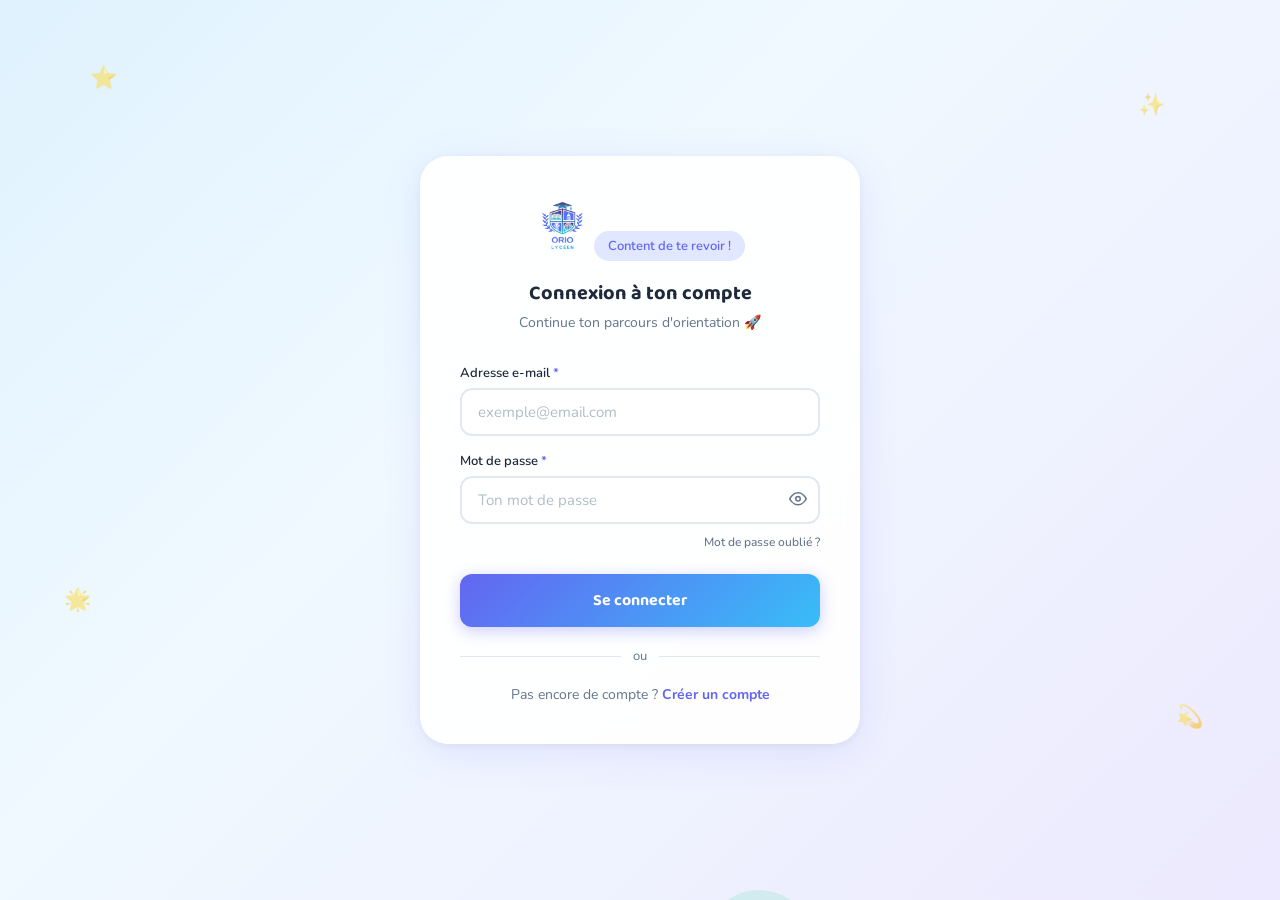
<file: pages/dashboard.html>
<!DOCTYPE html>
<html lang="fr">
<head>
  <meta charset="UTF-8"/>
  <meta name="viewport" content="width=device-width, initial-scale=1.0"/>
  <title>ORIO — Mon Dashboard</title>
  <link rel="preconnect" href="https://fonts.googleapis.com">
  <link href="https://fonts.googleapis.com/css2?family=Baloo+2:wght@400;600;700;800;900&family=Nunito:wght@400;500;600;700;800&display=swap" rel="stylesheet">
  <style>
    :root {
      --indigo:#6366f1; --indigo-dark:#4f46e5; --indigo-light:#e0e7ff;
      --blue:#38bdf8; --blue-dark:#0284c7;
      --green:#34d399; --green-dark:#059669; --green-light:#d1fae5;
      --yellow:#fbbf24; --yellow-light:#fef3c7;
      --orange:#fb923c; --purple:#a78bfa; --pink:#f472b6;
      --red:#f87171; --red-light:#fee2e2;
      --t1:#6366f1; --t2:#10b981; --t3:#f59e0b;
      --white:#fff; --bg:#f8faff; --text:#1e293b; --text-soft:#64748b; --border:#e2e8f0;
    }
    *,*::before,*::after{box-sizing:border-box;margin:0;padding:0;}
    body{font-family:'Nunito',sans-serif;background:var(--bg);color:var(--text);min-height:100vh;display:flex;}

    /* ══ LOADING ══ */
    #loading-screen{position:fixed;inset:0;z-index:9999;background:var(--bg);display:flex;flex-direction:column;align-items:center;justify-content:center;gap:16px;transition:opacity .4s ease;}
    .ld-logo{width:64px;height:64px;background:linear-gradient(135deg,var(--indigo),var(--blue));border-radius:20px;display:flex;align-items:center;justify-content:center;font-size:32px;box-shadow:0 8px 24px rgba(99,102,241,.35);animation:bounceLogo 1.2s ease-in-out infinite;}
    @keyframes bounceLogo{0%,100%{transform:translateY(0);}50%{transform:translateY(-10px);}}
    .ld-title{font-family:'Baloo 2',cursive;font-size:22px;font-weight:900;background:linear-gradient(135deg,var(--indigo),var(--blue-dark));-webkit-background-clip:text;-webkit-text-fill-color:transparent;background-clip:text;}
    .ld-sub{font-size:14px;color:var(--text-soft);}
    .ld-dots{display:flex;gap:7px;}
    .ld-dot{width:8px;height:8px;border-radius:50%;background:var(--indigo);animation:dotPulse 1.4s ease-in-out infinite;}
    .ld-dot:nth-child(2){animation-delay:.2s;}.ld-dot:nth-child(3){animation-delay:.4s;}
    @keyframes dotPulse{0%,80%,100%{transform:scale(.7);opacity:.5;}40%{transform:scale(1.1);opacity:1;}}

    /* ══ SIDEBAR ══ */
    .sidebar{width:258px;min-height:100vh;background:white;border-right:1.5px solid var(--border);display:flex;flex-direction:column;position:sticky;top:0;height:100vh;overflow-y:auto;flex-shrink:0;transition:left .3s cubic-bezier(.16,1,.3,1);}
    .sb-logo{display:flex;align-items:center;gap:10px;padding:22px 20px 18px;border-bottom:1.5px solid var(--border);text-decoration:none;}
    .sb-logo-icon{width:38px;height:38px;background:linear-gradient(135deg,var(--indigo),var(--blue));border-radius:11px;display:flex;align-items:center;justify-content:center;font-size:18px;box-shadow:0 3px 10px rgba(99,102,241,.28);}
    .sb-logo-text{font-family:'Baloo 2',cursive;font-size:21px;font-weight:900;background:linear-gradient(135deg,var(--indigo),var(--blue-dark));-webkit-background-clip:text;-webkit-text-fill-color:transparent;background-clip:text;}
    .sb-logo-tag{font-size:9px;color:var(--text-soft);font-weight:600;letter-spacing:.5px;text-transform:uppercase;display:block;margin-top:-3px;-webkit-text-fill-color:var(--text-soft);}

    .sb-user{margin:14px 12px;background:linear-gradient(135deg,var(--indigo-light),#f0e8ff);border-radius:15px;padding:13px 14px;display:flex;align-items:center;gap:11px;border:1.5px solid rgba(99,102,241,.15);}
    .sb-av{width:40px;height:40px;border-radius:50%;flex-shrink:0;background:linear-gradient(135deg,var(--indigo),var(--purple));display:flex;align-items:center;justify-content:center;font-size:16px;font-weight:900;color:white;}
    .sb-uname{font-size:13px;font-weight:800;color:var(--indigo-dark);white-space:nowrap;overflow:hidden;text-overflow:ellipsis;}
    .sb-ulvl{font-size:10px;color:var(--text-soft);margin-top:1px;white-space:nowrap;overflow:hidden;text-overflow:ellipsis;}
    .sb-step-badge{margin-left:auto;background:var(--indigo);color:white;font-size:9px;font-weight:800;padding:3px 7px;border-radius:99px;white-space:nowrap;flex-shrink:0;}

    .sb-progress{margin:4px 12px 0;padding:13px 14px;background:var(--bg);border-radius:13px;border:1.5px solid var(--border);}
    .sp-label{display:flex;justify-content:space-between;font-size:11px;font-weight:700;margin-bottom:6px;}
    .sp-label span:last-child{color:var(--indigo);}
    .sp-bar{height:5px;background:var(--border);border-radius:99px;overflow:hidden;}
    .sp-fill{height:100%;border-radius:99px;background:linear-gradient(90deg,var(--indigo),var(--blue));width:0%;transition:width 1s cubic-bezier(.16,1,.3,1);}
    .sp-steps{display:flex;gap:4px;margin-top:7px;}
    .sp-step{flex:1;height:3px;border-radius:99px;background:var(--border);transition:background .4s;}
    .sp-step.done{background:var(--green);}.sp-step.active{background:var(--indigo);}

    .sb-section{padding:16px 12px 4px;}
    .sb-section-lbl{font-size:9px;font-weight:800;text-transform:uppercase;letter-spacing:.8px;color:var(--text-soft);padding:0 7px;margin-bottom:5px;}
    .sb-item{display:flex;align-items:center;gap:9px;padding:9px 11px;border-radius:11px;text-decoration:none;color:var(--text-soft);font-size:13px;font-weight:700;transition:background .18s,color .18s;cursor:pointer;}
    .sb-item:hover{background:var(--bg);color:var(--text);}
    .sb-item.active{background:var(--indigo-light);color:var(--indigo);}
    .sb-item.disabled{opacity:.4;pointer-events:none;}
    .sb-item-icon{font-size:16px;width:20px;text-align:center;flex-shrink:0;}
    .sb-item-label{flex:1;}
    .sb-item-badge{font-size:9px;font-weight:800;padding:2px 7px;border-radius:99px;}
    .bdg-done{background:var(--green-light);color:var(--green-dark);}
    .bdg-lock{background:var(--bg);border:1.5px solid var(--border);color:var(--text-soft);}
    .bdg-go{background:var(--indigo-light);color:var(--indigo);}
    .bdg-new{background:var(--yellow-light);color:#92400e;}

    .sb-footer{margin-top:auto;padding:14px 12px;border-top:1.5px solid var(--border);}
    .sb-logout{display:flex;align-items:center;gap:9px;padding:9px 11px;border-radius:11px;width:100%;background:none;border:none;cursor:pointer;font-family:'Nunito',sans-serif;font-size:13px;font-weight:700;color:var(--text-soft);transition:background .2s,color .2s;}
    .sb-logout:hover{background:var(--red-light);color:#dc2626;}

    /* ══ MAIN ══ */
    .main{flex:1;overflow-x:hidden;padding:28px 32px 72px;}

    .alert{display:flex;align-items:flex-start;gap:11px;padding:13px 16px;border-radius:13px;margin-bottom:18px;font-size:13px;font-weight:600;line-height:1.5;border:1.5px solid;animation:fadeUp .4s ease both;}
    .alert.info{background:var(--indigo-light);border-color:rgba(99,102,241,.3);color:var(--indigo-dark);}
    .alert.success{background:var(--green-light);border-color:#86efac;color:var(--green-dark);}
    .alert.warning{background:var(--yellow-light);border-color:#fde68a;color:#92400e;}
    .alert-icon{font-size:18px;flex-shrink:0;margin-top:1px;}

    .topbar{display:flex;align-items:center;justify-content:space-between;margin-bottom:26px;flex-wrap:wrap;gap:12px;}
    .tb-greeting{font-family:'Baloo 2',cursive;font-size:22px;font-weight:900;}
    .tb-sub{font-size:13px;color:var(--text-soft);margin-top:2px;}
    .tb-actions{display:flex;gap:9px;align-items:center;}
    .tb-btn{display:inline-flex;align-items:center;gap:6px;font-family:'Baloo 2',cursive;font-size:13px;font-weight:800;border:none;border-radius:11px;padding:9px 16px;cursor:pointer;text-decoration:none;transition:transform .2s,box-shadow .2s;}
    .tb-btn.primary{background:linear-gradient(135deg,var(--indigo),var(--blue));color:white;box-shadow:0 3px 12px rgba(99,102,241,.28);}
    .tb-btn.primary:hover{transform:translateY(-2px);box-shadow:0 6px 18px rgba(99,102,241,.36);}
    .tb-btn.secondary{background:white;color:var(--text);border:1.5px solid var(--border);}
    .tb-btn.secondary:hover{border-color:var(--indigo);color:var(--indigo);}

    @keyframes fadeUp{from{opacity:0;transform:translateY(16px);}to{opacity:1;transform:translateY(0);}}
    .stats-row{display:grid;grid-template-columns:repeat(4,1fr);gap:14px;margin-bottom:22px;}
    .stat-card{background:white;border-radius:16px;padding:18px 20px;border:1.5px solid var(--border);display:flex;flex-direction:column;gap:5px;position:relative;overflow:hidden;animation:fadeUp .5s ease both;}
    .stat-card:nth-child(1){animation-delay:.04s;}.stat-card:nth-child(2){animation-delay:.08s;}
    .stat-card:nth-child(3){animation-delay:.12s;}.stat-card:nth-child(4){animation-delay:.16s;}
    .stat-card::before{content:'';position:absolute;top:0;left:0;right:0;height:3px;border-radius:99px 99px 0 0;}
    .sc-1::before{background:linear-gradient(90deg,var(--indigo),var(--purple));}
    .sc-2::before{background:linear-gradient(90deg,var(--green),var(--blue));}
    .sc-3::before{background:linear-gradient(90deg,var(--yellow),var(--orange));}
    .sc-4::before{background:linear-gradient(90deg,var(--pink),var(--purple));}
    .stat-icon{font-size:20px;margin-bottom:2px;}
    .stat-val{font-family:'Baloo 2',cursive;font-size:26px;font-weight:900;}
    .stat-lbl{font-size:11px;color:var(--text-soft);font-weight:700;}
    .stat-sub{font-size:11px;font-weight:700;}
    .sub-ok{color:var(--green-dark);}.sub-warn{color:var(--orange);}.sub-soft{color:var(--text-soft);}

    .mid-grid{display:grid;grid-template-columns:1fr 320px;gap:18px;margin-bottom:18px;}

    .card{background:white;border-radius:20px;border:1.5px solid var(--border);padding:22px 24px;animation:fadeUp .5s ease both;}
    .card-head{display:flex;align-items:center;justify-content:space-between;margin-bottom:18px;}
    .card-title{font-family:'Baloo 2',cursive;font-size:16px;font-weight:900;display:flex;align-items:center;gap:7px;}
    .card-pct{font-size:12px;font-weight:800;color:var(--indigo);}

    .journey-steps{display:flex;flex-direction:column;gap:9px;}
    .jstep{display:flex;align-items:center;gap:13px;padding:12px 14px;border-radius:13px;border:2px solid transparent;transition:background .18s,border-color .18s,transform .15s;}
    .jstep.clickable{cursor:pointer;}
    .jstep.clickable:hover{background:var(--bg);transform:translateX(3px);}
    .jstep.done{background:var(--green-light);border-color:#86efac;}
    .jstep.active{background:var(--indigo-light);border-color:rgba(99,102,241,.28);}
    .jstep.locked{opacity:.5;}
    .jstep-num{width:34px;height:34px;border-radius:50%;flex-shrink:0;display:flex;align-items:center;justify-content:center;font-family:'Baloo 2',cursive;font-size:13px;font-weight:900;}
    .jstep.done .jstep-num{background:var(--green);color:white;}
    .jstep.active .jstep-num{background:var(--indigo);color:white;}
    .jstep.locked .jstep-num{background:var(--border);color:var(--text-soft);}
    .jstep-info{flex:1;min-width:0;}
    .jstep-title{font-size:13px;font-weight:800;}
    .jstep.done .jstep-title{color:var(--green-dark);}
    .jstep.active .jstep-title{color:var(--indigo-dark);}
    .jstep-sub{font-size:11px;color:var(--text-soft);margin-top:2px;}
    .jstep-tag{font-size:10px;font-weight:800;padding:3px 9px;border-radius:99px;white-space:nowrap;flex-shrink:0;}
    .tg{background:var(--green-light);color:var(--green-dark);}
    .ti{background:var(--indigo-light);color:var(--indigo);}
    .tn{background:var(--bg);border:1.5px solid var(--border);color:var(--text-soft);}

    /* ── Trimestre mini-bars dans le journey ── */
    .trim-mini{display:flex;gap:6px;margin-top:8px;flex-wrap:wrap;}
    .trim-pill{display:flex;align-items:center;gap:4px;padding:3px 9px;border-radius:99px;font-size:10px;font-weight:800;}
    .trim-pill.t1{background:rgba(99,102,241,.12);color:var(--t1);}
    .trim-pill.t2{background:rgba(16,185,129,.12);color:var(--t2);}
    .trim-pill.t3{background:rgba(245,158,11,.12);color:var(--t3);}
    .trim-pill.empty{background:var(--bg);color:var(--text-soft);border:1px solid var(--border);}

    .profile-card{background:linear-gradient(145deg,var(--indigo),#4f46e5 55%,var(--blue-dark));border-radius:20px;padding:22px 20px;color:white;display:flex;flex-direction:column;gap:14px;animation:fadeUp .5s .28s ease both;position:relative;overflow:hidden;}
    .profile-card::before{content:'';position:absolute;top:-35px;right:-35px;width:120px;height:120px;border-radius:50%;background:rgba(255,255,255,.07);}
    .profile-card::after{content:'';position:absolute;bottom:-25px;left:-18px;width:80px;height:80px;border-radius:50%;background:rgba(255,255,255,.05);}
    .pc-header{display:flex;align-items:center;gap:11px;position:relative;z-index:1;}
    .pc-av{width:48px;height:48px;border-radius:50%;flex-shrink:0;background:rgba(255,255,255,.22);display:flex;align-items:center;justify-content:center;font-size:20px;font-weight:900;border:2px solid rgba(255,255,255,.35);}
    .pc-name{font-family:'Baloo 2',cursive;font-size:16px;font-weight:900;line-height:1.2;}
    .pc-lvl{font-size:11px;opacity:.8;margin-top:3px;}
    .pc-badges{display:flex;gap:6px;flex-wrap:wrap;position:relative;z-index:1;}
    .pc-badge{background:rgba(255,255,255,.18);border-radius:99px;padding:4px 11px;font-size:10px;font-weight:800;}
    .pc-stats-grid{display:grid;grid-template-columns:repeat(3,1fr);gap:7px;position:relative;z-index:1;}
    .pc-stat{background:rgba(255,255,255,.12);border-radius:11px;padding:9px;text-align:center;}
    .pc-stat-val{font-family:'Baloo 2',cursive;font-size:18px;font-weight:900;}
    .pc-stat-lbl{font-size:8px;opacity:.75;text-transform:uppercase;letter-spacing:.4px;margin-top:2px;}
    .pc-cta{background:white;color:var(--indigo-dark);font-family:'Baloo 2',cursive;font-size:13px;font-weight:800;border:none;border-radius:11px;padding:11px 0;cursor:pointer;text-align:center;text-decoration:none;display:block;position:relative;z-index:1;transition:transform .15s,box-shadow .15s;}
    .pc-cta:hover{transform:translateY(-2px);box-shadow:0 5px 14px rgba(0,0,0,.15);}

    .bot-grid{display:grid;grid-template-columns:repeat(3,1fr);gap:18px;}

    /* Notes card avec trimestres */
    .notes-card{background:white;border-radius:16px;border:1.5px solid var(--border);padding:18px 20px;animation:fadeUp .5s .32s ease both;}
    .card-head-sm{display:flex;align-items:center;justify-content:space-between;margin-bottom:13px;}
    .card-title-sm{font-family:'Baloo 2',cursive;font-size:14px;font-weight:900;display:flex;align-items:center;gap:6px;}
    .card-link{font-size:11px;color:var(--indigo);font-weight:700;text-decoration:none;}
    .card-link:hover{text-decoration:underline;}

    /* Trimestre summary dans la notes card */
    .tri-summary{display:flex;gap:6px;margin-bottom:12px;}
    .tri-box{flex:1;border-radius:10px;padding:8px;text-align:center;border:1.5px solid transparent;}
    .tri-box.t1{background:rgba(99,102,241,.07);border-color:rgba(99,102,241,.2);}
    .tri-box.t2{background:rgba(16,185,129,.07);border-color:rgba(16,185,129,.2);}
    .tri-box.t3{background:rgba(245,158,11,.07);border-color:rgba(245,158,11,.2);}
    .tri-box.empty{background:var(--bg);border-color:var(--border);}
    .tri-box-label{font-size:9px;font-weight:800;text-transform:uppercase;letter-spacing:.4px;margin-bottom:2px;}
    .tri-box.t1 .tri-box-label{color:var(--t1);}
    .tri-box.t2 .tri-box-label{color:var(--t2);}
    .tri-box.t3 .tri-box-label{color:var(--t3);}
    .tri-box.empty .tri-box-label{color:var(--text-soft);}
    .tri-box-val{font-family:'Baloo 2',cursive;font-size:15px;font-weight:900;color:var(--text);}
    .tri-box.empty .tri-box-val{color:var(--text-soft);}

    .dom-row{margin-bottom:10px;}
    .dom-hd{display:flex;align-items:center;justify-content:space-between;margin-bottom:3px;}
    .dom-name{font-size:11px;font-weight:700;}
    .dom-score{font-family:'Baloo 2',cursive;font-size:12px;font-weight:800;}
    .dom-bg{height:5px;border-radius:99px;background:var(--border);overflow:hidden;}
    .dom-fill{height:100%;border-radius:99px;transition:width .8s cubic-bezier(.16,1,.3,1);width:0%;}
    .pf-chips{display:flex;flex-wrap:wrap;gap:5px;margin-top:7px;}
    .pf-chip{padding:2px 9px;border-radius:99px;font-size:10px;font-weight:700;}
    .pf-chip.g{background:var(--green-light);color:var(--green-dark);}
    .pf-chip.b{background:var(--red-light);color:#dc2626;}
    .pf-empty{font-size:11px;color:var(--text-soft);font-style:italic;}
    .sec-micro{font-size:10px;font-weight:800;text-transform:uppercase;letter-spacing:.4px;color:var(--text-soft);margin:10px 0 6px;}

    .test-mini{background:white;border-radius:16px;border:1.5px solid var(--border);padding:18px 20px;animation:fadeUp .5s ease both;transition:transform .2s,box-shadow .2s,border-color .2s;}
    .test-mini.clickable{cursor:pointer;}
    .test-mini.clickable:hover{transform:translateY(-3px);box-shadow:0 8px 26px rgba(0,0,0,.07);border-color:var(--indigo-light);}
    .tm-emoji{font-size:28px;margin-bottom:9px;}
    .tm-title{font-family:'Baloo 2',cursive;font-size:14px;font-weight:900;margin-bottom:4px;}
    .tm-desc{font-size:11px;color:var(--text-soft);line-height:1.5;margin-bottom:11px;}
    .tm-footer{display:flex;align-items:center;justify-content:space-between;}
    .tm-status{font-size:10px;font-weight:800;padding:3px 9px;border-radius:99px;}
    .tm-arrow{font-size:16px;color:var(--text-soft);transition:transform .2s,color .2s;}
    .test-mini.clickable:hover .tm-arrow{transform:translateX(3px);color:var(--indigo);}
    .tm-bar{height:4px;background:var(--border);border-radius:99px;margin-top:9px;overflow:hidden;}
    .tm-fill{height:100%;border-radius:99px;transition:width .8s;}

    .sidebar-overlay{display:none;position:fixed;inset:0;background:rgba(0,0,0,.35);z-index:200;}
    .mob-topbar{display:none;align-items:center;justify-content:space-between;padding:13px 18px;background:white;border-bottom:1.5px solid var(--border);}
    .mob-ham{background:none;border:none;cursor:pointer;font-size:20px;padding:4px;}

    .toast{position:fixed;bottom:24px;left:50%;transform:translateX(-50%) translateY(80px);background:var(--text);color:white;font-size:13px;font-weight:700;padding:11px 20px;border-radius:13px;box-shadow:0 8px 26px rgba(0,0,0,.18);transition:transform .4s cubic-bezier(.16,1,.3,1),opacity .4s;opacity:0;z-index:9999;white-space:nowrap;display:flex;align-items:center;gap:7px;}
    .toast.show{transform:translateX(-50%) translateY(0);opacity:1;}
    .toast.ok{background:linear-gradient(135deg,#059669,#34d399);}
    .toast.err{background:linear-gradient(135deg,#dc2626,#f87171);}

    @media(max-width:1150px){.stats-row{grid-template-columns:1fr 1fr;}.mid-grid{grid-template-columns:1fr;}.bot-grid{grid-template-columns:1fr 1fr;}}
    @media(max-width:780px){.sidebar{position:fixed;left:-258px;top:0;z-index:300;}.sidebar.open{left:0;}.sidebar-overlay.open{display:block;}.mob-topbar{display:flex;}.main{padding:18px 14px 56px;}.stats-row{grid-template-columns:1fr 1fr;}.bot-grid{grid-template-columns:1fr;}}
    @media(max-width:480px){.stats-row{grid-template-columns:1fr;}.topbar{flex-direction:column;align-items:flex-start;}}
  </style>
</head>
<body>

<div id="loading-screen">
  <div class="ld-logo">🎯</div>
  <div class="ld-title">ORIO</div>
  <div class="ld-sub" id="ld-sub">Connexion à l'API…</div>
  <div class="ld-dots"><div class="ld-dot"></div><div class="ld-dot"></div><div class="ld-dot"></div></div>
</div>

<div class="sidebar-overlay" id="overlay" onclick="closeSidebar()"></div>

<aside class="sidebar" id="sidebar">
  <a class="sb-logo" href="index.html">
    <div class="sb-logo-icon">🎯</div>
    <div>
      <span class="sb-logo-text">ORIO</span>
      <span class="sb-logo-tag">AI Smart Orientation</span>
    </div>
  </a>

  <div class="sb-user">
    <div class="sb-av" id="sb-av">?</div>
    <div style="min-width:0;flex:1;">
      <div class="sb-uname" id="sb-uname">—</div>
      <div class="sb-ulvl" id="sb-ulvl">—</div>
    </div>
    <span class="sb-step-badge" id="sb-step-badge">—</span>
  </div>

  <div class="sb-progress">
    <div class="sp-label"><span style="color:var(--text-soft)">Progression</span><span id="prog-pct">0%</span></div>
    <div class="sp-bar"><div class="sp-fill" id="sp-fill"></div></div>
    <div class="sp-steps" id="sp-steps">
      <div class="sp-step"></div><div class="sp-step"></div><div class="sp-step"></div>
      <div class="sp-step"></div><div class="sp-step"></div>
    </div>
  </div>

  <div class="sb-section">
    <div class="sb-section-lbl">Mon parcours</div>
    <a class="sb-item active" href="dashboard.html"><span class="sb-item-icon">🏠</span><span class="sb-item-label">Dashboard</span></a>
    <a class="sb-item" href="notes.html" id="nav-notes"><span class="sb-item-icon">📊</span><span class="sb-item-label">Mes notes</span><span class="sb-item-badge" id="bdg-notes">—</span></a>
    <a class="sb-item disabled" href="bigfive.html" id="nav-bigfive"><span class="sb-item-icon">🌟</span><span class="sb-item-label">Big Five</span><span class="sb-item-badge bdg-lock" id="bdg-bigfive">🔒</span></a>
    <a class="sb-item disabled" href="riasec.html" id="nav-riasec"><span class="sb-item-icon">🎯</span><span class="sb-item-label">RIASEC</span><span class="sb-item-badge bdg-lock" id="bdg-riasec">🔒</span></a>
    <a class="sb-item disabled" href="competences.html" id="nav-skills"><span class="sb-item-icon">⚡</span><span class="sb-item-label">Compétences</span><span class="sb-item-badge bdg-lock" id="bdg-skills">🔒</span></a>
  </div>

  <div class="sb-section">
    <div class="sb-section-lbl">Résultats</div>
    <a class="sb-item disabled" href="#" id="nav-results"><span class="sb-item-icon">🏆</span><span class="sb-item-label">Mes résultats IA</span><span class="sb-item-badge bdg-lock">🔒</span></a>
    <a class="sb-item disabled" href="#" id="nav-roadmap"><span class="sb-item-icon">🗺️</span><span class="sb-item-label">Ma roadmap</span><span class="sb-item-badge bdg-lock">🔒</span></a>
  </div>

  <div class="sb-section">
    <div class="sb-section-lbl">Compte</div>
    <a class="sb-item" href="#"><span class="sb-item-icon">👤</span><span class="sb-item-label">Mon profil</span></a>
    <a class="sb-item" href="index.html"><span class="sb-item-icon">🏛️</span><span class="sb-item-label">Accueil ORIO</span></a>
  </div>

  <div class="sb-footer">
    <button class="sb-logout" onclick="logout()"><span style="font-size:16px">🚪</span>Déconnexion</button>
  </div>
</aside>

<div style="flex:1;display:flex;flex-direction:column;overflow:hidden;">
  <div class="mob-topbar">
    <button class="mob-ham" onclick="openSidebar()">☰</button>
    <span style="font-family:'Baloo 2',cursive;font-size:17px;font-weight:900;background:linear-gradient(135deg,var(--indigo),var(--blue-dark));-webkit-background-clip:text;-webkit-text-fill-color:transparent;background-clip:text;">ORIO</span>
    <div class="sb-av" id="mob-av" style="width:32px;height:32px;font-size:13px;">?</div>
  </div>

  <main class="main">
    <div id="alert-box"></div>

    <div class="topbar">
      <div>
        <div class="tb-greeting" id="greeting">Chargement…</div>
        <div class="tb-sub" id="greeting-sub">Récupération de ton profil…</div>
      </div>
      <div class="tb-actions">
        <a class="tb-btn secondary" href="index.html">← Accueil</a>
        <a class="tb-btn primary" id="cta-btn" href="notes.html"> Continuer</a>
      </div>
    </div>

    <!-- STATS -->
    <div class="stats-row">
      <div class="stat-card sc-1">
        <div class="stat-icon"></div>
        <div class="stat-val" id="s-steps">—</div>
        <div class="stat-lbl">Étapes complétées</div>
        <div class="stat-sub" id="s-steps-sub">—</div>
      </div>
      <div class="stat-card sc-2">
        <div class="stat-icon"></div>
        <div class="stat-val" id="s-avg">—</div>
        <div class="stat-lbl">Moyenne annuelle</div>
        <div class="stat-sub" id="s-avg-sub">—</div>
      </div>
      <div class="stat-card sc-3">
        <div class="stat-icon"></div>
        <div class="stat-val" id="s-tests">0/3</div>
        <div class="stat-lbl">Tests psycho passés</div>
        <div class="stat-sub" id="s-tests-sub">À compléter</div>
      </div>
      <div class="stat-card sc-4">
        <div class="stat-icon">🏆</div>
        <div class="stat-val" id="s-score">—</div>
        <div class="stat-lbl">Score compatibilité</div>
        <div class="stat-sub" id="s-score-sub">Après tous les tests</div>
      </div>
    </div>

    <!-- MID -->
    <div class="mid-grid">
      <div class="card" style="animation-delay:.22s;">
        <div class="card-head">
          <div class="card-title">🗺️ Mon parcours ORIO</div>
          <span class="card-pct" id="journey-pct">—</span>
        </div>
        <div class="journey-steps" id="journey-steps"></div>
      </div>

      <div class="profile-card">
        <div class="pc-header">
          <div class="pc-av" id="pc-av">?</div>
          <div>
            <div class="pc-name" id="pc-name">—</div>
            <div class="pc-lvl" id="pc-lvl">—</div>
          </div>
        </div>
        <div class="pc-badges" id="pc-badges"></div>
        <div class="pc-stats-grid">
          <div class="pc-stat"><div class="pc-stat-val" id="pc-avg">—</div><div class="pc-stat-lbl">Moy. annuelle</div></div>
          <div class="pc-stat"><div class="pc-stat-val" id="pc-prog">—</div><div class="pc-stat-lbl">Progression</div></div>
          <div class="pc-stat"><div class="pc-stat-val" id="pc-tests">—</div><div class="pc-stat-lbl">Tests passés</div></div>
        </div>
        <a href="#" class="pc-cta" id="pc-cta">Continuer →</a>
      </div>
    </div>

    <!-- BOT -->
    <div class="bot-grid">
      <div class="notes-card" id="notes-card">
        <div class="card-head-sm">
          <div class="card-title-sm">Mes notes par trimestre</div>
          <a href="notes.html" class="card-link">Modifier →</a>
        </div>

        <!-- Trimestre summary boxes -->
        <div class="tri-summary" id="tri-summary">
          <div class="tri-box empty t1-box">
            <div class="tri-box-label">T1</div>
            <div class="tri-box-val" id="tri-avg-1">—</div>
          </div>
          <div class="tri-box empty t2-box">
            <div class="tri-box-label">T2</div>
            <div class="tri-box-val" id="tri-avg-2">—</div>
          </div>
          <div class="tri-box empty t3-box">
            <div class="tri-box-label">T3</div>
            <div class="tri-box-val" id="tri-avg-3">—</div>
          </div>
        </div>

        <div id="domains-area"><div class="pf-empty">Aucune note saisie.</div></div>
        <div class="sec-micro" style="margin-top:12px;">Points forts ≥ 14 (annuel)</div>
        <div class="pf-chips" id="chips-fort"><span class="pf-empty">—</span></div>
        <div class="sec-micro">À améliorer &lt; 10 (annuel)</div>
        <div class="pf-chips" id="chips-faible"><span class="pf-empty">—</span></div>
      </div>

      <div class="test-mini" id="card-bigfive">
        <div class="tm-emoji">🌟</div>
        <div class="tm-title">Personnalité — Big Five</div>
        <div class="tm-desc">Ouverture · Conscienciosité · Extraversion · Agréabilité · Névrosisme — ton portrait psychologique complet.</div>
        <div class="tm-footer">
          <span class="tm-status" id="st-bigfive">—</span>
          <span class="tm-arrow">→</span>
        </div>
        <div class="tm-bar"><div class="tm-fill" id="fill-bigfive" style="background:linear-gradient(90deg,var(--purple),var(--indigo));"></div></div>
      </div>

      <div class="test-mini" id="card-riasec">
        <div class="tm-emoji">🎯</div>
        <div class="tm-title">Intérêts — RIASEC</div>
        <div class="tm-desc">Réaliste · Investigatif · Artistique · Social · Entreprenant · Conventionnel — tes intérêts professionnels.</div>
        <div class="tm-footer">
          <span class="tm-status" id="st-riasec">—</span>
          <span class="tm-arrow">→</span>
        </div>
        <div class="tm-bar"><div class="tm-fill" id="fill-riasec" style="background:linear-gradient(90deg,var(--green),var(--blue));"></div></div>
      </div>
    </div>
  </main>
</div>

<div class="toast" id="toast-el"></div>

<script>
// ══════════════════════════════════════════════════════
//  CONSTANTES
// ══════════════════════════════════════════════════════
const API = 'http://127.0.0.1:8000/api';

const NIV_LABELS = {
  '1ere':'1ère année secondaire','2eme_s':'2ème année secondaire',
  '3eme_s':'3ème année secondaire','4eme_s':'Terminale (Bac)'
};
const SPEC_LABELS = {
  'scientifique':'Scientifique','economique':'Économie & Gestion',
  'lettres':'Lettres','informatique':'Informatique',
  'mathematiques':'Mathématiques','sciences_exp':'Sciences expérimentales',
  'sciences_tech':'Sciences techniques','sciences_info':'Sciences informatique',
  'eco_gestion':'Économie & Gestion','lettres_bac':'Lettres','sport_bac':'Sport'
};
const MAT_LABELS = {
  mathematiques:'Mathématiques',physique:'Physique',
  sciences_naturelles:'Sciences naturelles',informatique:'Informatique',
  technologie:'Technologie',arabe:'Arabe',francais:'Français',
  anglais:'Anglais',philosophie:'Philosophie',histoire_geo:'Histoire-Géo',
  education_islamique:'Éd. islamique',economie:'Économie',gestion:'Gestion',sport:'Sport'
};

// ══════════════════════════════════════════════════════
//  HELPERS API
// ══════════════════════════════════════════════════════
function getToken() { return localStorage.getItem('access_token'); }

async function apiFetch(endpoint) {
  let res = await fetch(API + endpoint, { headers: { 'Authorization': 'Bearer ' + getToken() } });
  if (res.status === 401) {
    const ok = await tryRefresh();
    if (!ok) { localStorage.clear(); window.location.href = 'login.html'; return null; }
    res = await fetch(API + endpoint, { headers: { 'Authorization': 'Bearer ' + getToken() } });
  }
  return res;
}

async function tryRefresh() {
  const refresh = localStorage.getItem('refresh_token');
  if (!refresh) return false;
  const r = await fetch(API + '/auth/token/refresh/', {
    method:'POST', headers:{'Content-Type':'application/json'},
    body: JSON.stringify({ refresh })
  });
  if (r.ok) {
    const d = await r.json();
    localStorage.setItem('access_token', d.access);
    if (d.refresh) localStorage.setItem('refresh_token', d.refresh);
    return true;
  }
  return false;
}

// ══════════════════════════════════════════════════════
//  HELPERS NOTES — adaptés aux champs par trimestre
// ══════════════════════════════════════════════════════

/**
 * Vérifie si un trimestre a des notes saisies.
 * Utilise t{N}_moyenne_ponderee ou t{N}_moyenne_generale.
 */
function trimestreHasData(n, t) {
  const pond = n[`t${t}_moyenne_ponderee`];
  const gen  = n[`t${t}_moyenne_generale`];
  return (pond !== null && pond !== undefined) || (gen !== null && gen !== undefined);
}

/**
 * Retourne la moyenne pondérée d'un trimestre, ou null.
 */
function trimestreMoy(n, t) {
  const pond = n[`t${t}_moyenne_ponderee`];
  const gen  = n[`t${t}_moyenne_generale`];
  if (pond !== null && pond !== undefined) return parseFloat(pond);
  if (gen  !== null && gen  !== undefined) return parseFloat(gen);
  return null;
}

/**
 * Vérifie si au moins 1 trimestre a des données.
 * C'est la condition pour considérer les notes comme "saisies".
 */
function hasAnyNotes(n) {
  return trimestreHasData(n, 1) || trimestreHasData(n, 2) || trimestreHasData(n, 3);
}

/**
 * Retourne la moyenne annuelle pondérée depuis l'API, ou calcul local.
 */
function getAnnualMoy(n) {
  // Priorité : champ calculé par le backend
  const annual = n.moyenne_ponderee_annuelle ?? n.moyenne_generale_annuelle;
  if (annual !== null && annual !== undefined) return parseFloat(annual);

  // Fallback : calcul local sur trimestres disponibles
  const vals = [1, 2, 3].map(t => trimestreMoy(n, t)).filter(v => v !== null);
  if (vals.length === 0) return null;
  return vals.reduce((a, b) => a + b, 0) / vals.length;
}

/**
 * Retourne le niveau global annuel depuis l'API.
 */
function getAnnualNiveau(n) {
  return n.niveau_global_annuel || '';
}

// ══════════════════════════════════════════════════════
//  CALCUL PROGRESSION
// ══════════════════════════════════════════════════════
function calcProgress(hasNotes, bf, ri, sk) {
  // 5 étapes : inscription, notes, Big Five, RIASEC+Compétences, Résultats
  let done = 1; // inscription toujours faite
  if (hasNotes)   done++;
  if (bf)         done++;
  if (ri && sk)   done++;
  if (hasNotes && bf && ri && sk) done++;
  return { done, total: 5, pct: Math.round((done / 5) * 100) };
}

// ══════════════════════════════════════════════════════
//  RENDER JOURNEY
// ══════════════════════════════════════════════════════
function renderJourney(hasNotes, bf, ri, sk, notesData) {
  const allTests = bf && ri && sk;

  // Résumé des trimestres pour l'étape notes
  let trimDetail = '';
  if (notesData) {
    const pills = [1, 2, 3].map(t => {
      const moy = trimestreMoy(notesData, t);
      const cls = moy !== null ? `t${t}` : 'empty';
      const val = moy !== null ? moy.toFixed(2) : '—';
      return `<span class="trim-pill ${cls}">T${t}: ${val}</span>`;
    }).join('');
    trimDetail = `<div class="trim-mini">${pills}</div>`;
  }

  const trimCount = notesData
    ? [1, 2, 3].filter(t => trimestreHasData(notesData, t)).length
    : 0;

  const steps = [
    {
      title:'Inscription & Profil',
      sub:'Compte créé · Niveau et section renseignés',
      state:'done', tag:'✓ Complété', tc:'tg', href:null, extra:''
    },
    {
      title:'Saisie des notes (3 trimestres)',
      sub: hasNotes
        ? `${trimCount} trimestre${trimCount > 1 ? 's' : ''} enregistré${trimCount > 1 ? 's' : ''}`
        : 'Renseigne tes moyennes par trimestre',
      state: hasNotes ? (trimCount === 3 ? 'done' : 'active') : 'active',
      tag: hasNotes ? (trimCount === 3 ? '✓ 3/3 Complet' : `${trimCount}/3 trimestres`) : 'Commencer →',
      tc: hasNotes ? (trimCount === 3 ? 'tg' : 'ti') : 'ti',
      href:'notes.html',
      extra: trimDetail
    },
    {
      title:'Test de personnalité (Big Five)',
      sub: bf ? 'Profil psychologique analysé' : hasNotes ? 'Prêt à démarrer !' : 'Complète les notes d\'abord',
      state: bf ? 'done' : hasNotes ? 'active' : 'locked',
      tag: bf ? '✓ Complété' : hasNotes ? 'Démarrer →' : '🔒',
      tc: bf ? 'tg' : hasNotes ? 'ti' : 'tn',
      href: hasNotes ? '#bigfive' : null, extra:''
    },
    {
      title:'Tests RIASEC & Compétences',
      sub: (ri && sk) ? 'Intérêts et aptitudes analysés' : bf ? 'Prêt à démarrer !' : 'Complète le Big Five d\'abord',
      state: (ri && sk) ? 'done' : bf ? 'active' : 'locked',
      tag: (ri && sk) ? '✓ Complété' : bf ? 'Démarrer →' : '🔒',
      tc: (ri && sk) ? 'tg' : bf ? 'ti' : 'tn',
      href: bf ? '#riasec' : null, extra:''
    },
    {
      title:'Résultats & Roadmap personnalisée',
      sub: allTests && hasNotes ? 'Tes filières idéales sont disponibles !' : 'Complète tous les tests d\'abord',
      state: allTests && hasNotes ? 'done' : 'locked',
      tag: allTests && hasNotes ? 'Voir résultats →' : '🔒',
      tc: allTests && hasNotes ? 'ti' : 'tn',
      href: allTests && hasNotes ? '#resultats' : null, extra:''
    }
  ];

  document.getElementById('journey-steps').innerHTML = steps.map((s, i) => `
    <div class="jstep ${s.state} ${s.href ? 'clickable' : ''}"
         ${s.href ? `onclick="window.location.href='${s.href}'"` : ''}>
      <div class="jstep-num">${s.state === 'done' ? '✓' : i + 1}</div>
      <div class="jstep-info">
        <div class="jstep-title">${s.title}</div>
        <div class="jstep-sub">${s.sub}</div>
        ${s.extra}
      </div>
      <span class="jstep-tag ${s.tc}">${s.tag}</span>
    </div>`).join('');
}

// ══════════════════════════════════════════════════════
//  RENDER TRIMESTRE BOXES
// ══════════════════════════════════════════════════════
function renderTrimBoxes(n) {
  for (let t = 1; t <= 3; t++) {
    const moy  = trimestreMoy(n, t);
    const box  = document.querySelector(`.t${t}-box`);
    const valEl = document.getElementById(`tri-avg-${t}`);
    if (!box || !valEl) continue;

    if (moy !== null) {
      box.className = `tri-box t${t}`;
      valEl.textContent = moy.toFixed(2);

      // Ajouter le niveau du trimestre si disponible
      const niv = n[`t${t}_niveau_global`];
      if (niv) {
        const nivIcon = { Excellent:'🌟', Bien:'✅', Passable:'📖', Insuffisant:'⚠️' };
        valEl.title = niv;
      }
    } else {
      box.className = 'tri-box empty';
      valEl.textContent = '—';
    }
  }
}

// ══════════════════════════════════════════════════════
//  RENDER DOMAINS
// ══════════════════════════════════════════════════════
function renderDomains(n) {
  const domains = [
    { label:'🔬 Sciences',     key:'score_scientifique', color:'linear-gradient(90deg,var(--green),var(--blue-dark))' },
    { label:'💻 Informatique', key:'score_informatique',  color:'linear-gradient(90deg,var(--indigo),var(--purple))' },
    { label:'📚 Lettres',      key:'score_litteraire',    color:'linear-gradient(90deg,var(--yellow),var(--orange))' },
    { label:'💼 Économie',     key:'score_economique',    color:'linear-gradient(90deg,var(--pink),var(--purple))' },
  ];

  const anyScore = domains.some(d => n[d.key] !== null && n[d.key] !== undefined);

  if (!anyScore) {
    document.getElementById('domains-area').innerHTML =
      '<div class="pf-empty">Saisis plus de matières pour voir les scores domaines.</div>';
  } else {
    document.getElementById('domains-area').innerHTML = domains.map(d => {
      const v = n[d.key];
      const score = (v !== null && v !== undefined) ? parseFloat(v) : null;
      const pct   = score !== null ? ((score / 20) * 100).toFixed(0) : 0;
      const disp  = score !== null ? score.toFixed(2) + '/20' : '—';
      return `<div class="dom-row">
        <div class="dom-hd">
          <span class="dom-name">${d.label}</span>
          <span class="dom-score" style="color:var(--indigo)">${disp}</span>
        </div>
        <div class="dom-bg">
          <div class="dom-fill" data-w="${pct}" style="background:${d.color};width:0%;"></div>
        </div>
      </div>`;
    }).join('');

    setTimeout(() => {
      document.querySelectorAll('.dom-fill[data-w]').forEach(el => {
        el.style.width = el.dataset.w + '%';
      });
    }, 200);
  }

  // Points forts/faibles — utilise les champs annuels du nouveau modèle
  const fortsLabels   = n.points_forts_annuels_labels
    || (n.points_forts_annuels   || []).map(k => MAT_LABELS[k] || k);
  const faiblesLabels = n.points_faibles_annuels_labels
    || (n.points_faibles_annuels || []).map(k => MAT_LABELS[k] || k);

  document.getElementById('chips-fort').innerHTML = fortsLabels.length
    ? fortsLabels.map(f => `<span class="pf-chip g">✅ ${f}</span>`).join('')
    : '<span class="pf-empty">Aucun point fort encore</span>';

  document.getElementById('chips-faible').innerHTML = faiblesLabels.length
    ? faiblesLabels.map(f => `<span class="pf-chip b">⚠️ ${f}</span>`).join('')
    : '<span class="pf-empty">Aucune matière en difficulté</span>';
}

// ══════════════════════════════════════════════════════
//  RENDER TEST CARDS
// ══════════════════════════════════════════════════════
function renderTestCard(cardId, statusId, fillId, done, canStart, doneMsg, startMsg, lockMsg) {
  const card   = document.getElementById(cardId);
  const status = document.getElementById(statusId);
  const fill   = document.getElementById(fillId);
  card.classList.add('clickable');

  if (done) {
    status.style.cssText = 'background:var(--green-light);color:var(--green-dark)';
    status.textContent = '✓ ' + doneMsg;
    fill.style.width = '100%';
    card.onclick = () => showToast('✅ ' + doneMsg + ' — déjà complété !', 'ok');
  } else if (canStart) {
    status.style.cssText = 'background:var(--indigo-light);color:var(--indigo)';
    status.textContent = '→ ' + startMsg;
    fill.style.width = '0%';
    card.onclick = () => showToast('🚧 Module bientôt disponible !');
  } else {
    status.style.cssText = 'background:var(--bg);border:1.5px solid var(--border);color:var(--text-soft)';
    status.textContent = '🔒 ' + lockMsg;
    fill.style.width = '0%';
    card.onclick = () => showToast('🔒 ' + lockMsg);
  }
}

// ══════════════════════════════════════════════════════
//  ALERT CONTEXTUELLE
// ══════════════════════════════════════════════════════
function renderAlert(hasNotes, bf, ri, sk, notesData) {
  const box = document.getElementById('alert-box');
  const allDone = hasNotes && bf && ri && sk;
  const trimCount = notesData ? [1,2,3].filter(t => trimestreHasData(notesData, t)).length : 0;
  const annualNiv = notesData ? getAnnualNiveau(notesData) : '';

  let html = '';
  if (!hasNotes) {
    html = `<div class="alert info"><div class="alert-icon">💡</div><div>
      <strong>Commence par saisir tes notes !</strong>
      Renseigne tes moyennes pour chaque trimestre (T1, T2, T3) afin de débloquer les tests psychométriques.
    </div></div>`;
  } else if (trimCount < 3) {
    html = `<div class="alert info"><div class="alert-icon">📊</div><div>
      <strong>${trimCount}/3 trimestre${trimCount>1?'s':''} saisi${trimCount>1?'s':''}.</strong>
      Tu peux continuer à saisir les autres trimestres pour affiner ta moyenne annuelle.
    </div></div>`;
  } else if (annualNiv === 'Insuffisant') {
    html = `<div class="alert warning"><div class="alert-icon">⚠️</div><div>
      <strong>Moyenne annuelle inférieure à 10.</strong>
      Continue tes efforts ! ORIO prend aussi en compte ton profil psychologique pour affiner les recommandations.
    </div></div>`;
  } else if (hasNotes && !bf) {
    html = `<div class="alert info"><div class="alert-icon">🧠</div><div>
      <strong>Notes enregistrées !</strong>
      Prochaine étape : passe le test de personnalité Big Five pour analyser tes traits psychologiques.
    </div></div>`;
  } else if (bf && !(ri && sk)) {
    html = `<div class="alert info"><div class="alert-icon">🎯</div><div>
      <strong>Big Five complété !</strong>
      Plus qu'un pas : passe les tests RIASEC et Compétences pour finaliser ton profil.
    </div></div>`;
  } else if (allDone) {
    html = `<div class="alert success"><div class="alert-icon">🏆</div><div>
      <strong>Profil complet !</strong>
      Ton analyse IA est prête. Consulte tes résultats et ta roadmap personnalisée.
    </div></div>`;
  }
  box.innerHTML = html;
}

// ══════════════════════════════════════════════════════
//  SIDEBAR NAV
// ══════════════════════════════════════════════════════
function renderSidebarNav(hasNotes, bf, ri, sk) {
  const bNotes = document.getElementById('bdg-notes');
  if (hasNotes) { bNotes.className = 'sb-item-badge bdg-done'; bNotes.textContent = '✓ Fait'; }
  else          { bNotes.className = 'sb-item-badge bdg-go';   bNotes.textContent = 'En cours'; }

  const navBf = document.getElementById('nav-bigfive');
  const bBf   = document.getElementById('bdg-bigfive');
  if (bf) {
    navBf.classList.remove('disabled'); bBf.className = 'sb-item-badge bdg-done'; bBf.textContent = '✓ Fait';
  } else if (hasNotes) {
    navBf.classList.remove('disabled'); bBf.className = 'sb-item-badge bdg-new'; bBf.textContent = '→ Start';
  }

  const navRi = document.getElementById('nav-riasec');
  const bRi   = document.getElementById('bdg-riasec');
  if (ri) {
    navRi.classList.remove('disabled'); bRi.className = 'sb-item-badge bdg-done'; bRi.textContent = '✓ Fait';
  } else if (bf) {
    navRi.classList.remove('disabled'); bRi.className = 'sb-item-badge bdg-new'; bRi.textContent = '→ Start';
  }

  const navSk = document.getElementById('nav-skills');
  const bSk   = document.getElementById('bdg-skills');
  if (sk) {
    navSk.classList.remove('disabled'); bSk.className = 'sb-item-badge bdg-done'; bSk.textContent = '✓ Fait';
  } else if (bf) {
    navSk.classList.remove('disabled'); bSk.className = 'sb-item-badge bdg-new'; bSk.textContent = '→ Start';
  }

  if (hasNotes && bf && ri && sk) {
    document.getElementById('nav-results').classList.remove('disabled');
    document.getElementById('nav-roadmap').classList.remove('disabled');
  }
}

// ══════════════════════════════════════════════════════
//  CTA
// ══════════════════════════════════════════════════════
function renderCTA(hasNotes, bf, ri, sk, notesData) {
  const btn    = document.getElementById('cta-btn');
  const pcCta  = document.getElementById('pc-cta');
  const trimCount = notesData ? [1,2,3].filter(t => trimestreHasData(notesData, t)).length : 0;

  let label, href;
  if (!hasNotes)               { label = '📊 Saisir mes notes';      href = 'notes.html'; }
  else if (trimCount < 3)      { label = `📊 Compléter T${trimCount+1}`; href = 'notes.html'; }
  else if (!bf)                { label = '🌟 Passer le Big Five';     href = '#bigfive'; }
  else if (!(ri && sk))        { label = '🎯 Passer le RIASEC';       href = '#riasec'; }
  else                         { label = '🏆 Voir mes résultats';     href = '#resultats'; }

  btn.textContent = label;    btn.href = href;
  pcCta.textContent = label + ' →'; pcCta.href = href;
}

// ══════════════════════════════════════════════════════
//  INIT PRINCIPAL
// ══════════════════════════════════════════════════════
async function init() {
  if (!getToken()) { window.location.href = 'login.html'; return; }

  setLoading('Récupération du profil…');

  try {
    // 1. Profil utilisateur
    const meRes = await apiFetch('/auth/me/');
    if (!meRes || !meRes.ok) throw new Error('Profil inaccessible');
    const user = await meRes.json();
    localStorage.setItem('user', JSON.stringify(user));

    // 2. Notes — nouveau modèle par trimestre
    setLoading('Chargement des notes…');
    let notesData = null;
    const notesRes = await apiFetch('/notes/');
    if (notesRes && notesRes.ok) {
      notesData = await notesRes.json();
    }

    // hasNotes = au moins un trimestre a une moyenne calculée
    const hasNotes = notesData ? hasAnyNotes(notesData) : false;

    // 3. État des tests (localStorage jusqu'à l'API tests)
    const bf = localStorage.getItem('bigfive_done') === '1';
    const ri = localStorage.getItem('riasec_done')  === '1';
    const sk = localStorage.getItem('skills_done')  === '1';
    const testsDone = [bf, ri, sk].filter(Boolean).length;

    // 4. Progression
    const prog = calcProgress(hasNotes, bf, ri, sk);

    // 5. Identité
    const fn      = user.first_name || 'Étudiant';
    const ln      = user.last_name  || '';
    const initial = fn[0].toUpperCase();
    const nivLabel  = user.niveau_label || NIV_LABELS[user.niveau] || user.niveau || '';
    const specLabel = user.specialite ? (SPEC_LABELS[user.specialite] || user.specialite) : '';
    const lvlText   = [nivLabel, specLabel].filter(Boolean).join(' — ') || '—';

    // Sidebar identité
    ['sb-av','mob-av'].forEach(id => {
      const el = document.getElementById(id);
      if (el) el.textContent = initial;
    });
    document.getElementById('sb-uname').textContent     = `${fn} ${ln}`.trim();
    document.getElementById('sb-ulvl').textContent      = lvlText;
    document.getElementById('sb-step-badge').textContent = `Étape ${prog.done}/5`;

    // Sidebar progress
    document.getElementById('prog-pct').textContent = prog.pct + '%';
    setTimeout(() => { document.getElementById('sp-fill').style.width = prog.pct + '%'; }, 400);
    const stepEls = document.querySelectorAll('.sp-step');
    for (let i = 0; i < 5; i++) {
      if (i < prog.done - 1)        stepEls[i].classList.add('done');
      else if (i === prog.done - 1) stepEls[i].classList.add('active');
    }

    // Topbar
    const h = new Date().getHours();
    const salut = h < 12 ? 'Bonjour' : h < 18 ? 'Bon après-midi' : 'Bonsoir';
    document.getElementById('greeting').textContent = `${salut}, ${fn} ! 👋`;

    const trimCount = notesData ? [1,2,3].filter(t => trimestreHasData(notesData, t)).length : 0;
    let subMsg = '';
    if (!hasNotes)              subMsg = '📝 Commence par saisir tes notes pour démarrer.';
    else if (trimCount < 3)     subMsg = `📊 ${trimCount}/3 trimestres saisis — complète les autres !`;
    else if (!bf)               subMsg = '🧠 Notes complètes ! Passe maintenant le Big Five.';
    else if (!(ri && sk))       subMsg = '🎯 Encore 2 tests et tu découvres tes filières idéales !';
    else                        subMsg = '🏆 Profil complet ! Tes résultats IA sont disponibles.';
    document.getElementById('greeting-sub').textContent = subMsg;

    // ── Stat cards ──

    // Étapes
    document.getElementById('s-steps').textContent = `${prog.done}/5`;
    const stepTexts = {
      1:'📝 Inscription faite',2:'📊 Notes enregistrées',
      3:'🧠 Big Five complété',4:'🎯 Tests complets',5:'🏆 Profil complet !'
    };
    const ssSub = document.getElementById('s-steps-sub');
    ssSub.textContent = stepTexts[prog.done] || '—';
    ssSub.className = 'stat-sub ' + (prog.done >= 3 ? 'sub-ok' : 'sub-warn');

    // Moyenne annuelle — depuis les vrais champs API
    const sAvg    = document.getElementById('s-avg');
    const sAvgSub = document.getElementById('s-avg-sub');
    if (hasNotes && notesData) {
      const annMoy = getAnnualMoy(notesData);
      const annNiv = getAnnualNiveau(notesData);
      sAvg.textContent = annMoy !== null ? annMoy.toFixed(2) : '—';
      const nivIcon = { Excellent:'🌟', Bien:'✅', Passable:'📖', Insuffisant:'⚠️' };
      const nivCls  = { Excellent:'sub-ok', Bien:'sub-ok', Passable:'sub-warn', Insuffisant:'sub-warn' };
      sAvgSub.textContent = annNiv ? `${nivIcon[annNiv] || ''} ${annNiv}` : `${trimCount}/3 trimestres`;
      sAvgSub.className   = 'stat-sub ' + (nivCls[annNiv] || 'sub-soft');
    } else {
      sAvg.textContent    = '—';
      sAvgSub.textContent = '📝 Notes non saisies';
      sAvgSub.className   = 'stat-sub sub-warn';
    }

    // Tests
    document.getElementById('s-tests').textContent = `${testsDone}/3`;
    const stSub = document.getElementById('s-tests-sub');
    if (testsDone === 3) {
      stSub.textContent = '✅ Tous complétés'; stSub.className = 'stat-sub sub-ok';
    } else {
      stSub.textContent = `⏳ ${3-testsDone} restant${3-testsDone>1?'s':''}`;
      stSub.className = 'stat-sub sub-warn';
    }

    // Score compat
    const sScoreSub = document.getElementById('s-score-sub');
    if (hasNotes && bf && ri && sk) {
      document.getElementById('s-score').textContent = '—';
      sScoreSub.textContent = '🎯 Calcul en cours'; sScoreSub.className = 'stat-sub sub-ok';
    } else {
      document.getElementById('s-score').textContent = '—';
      sScoreSub.textContent = '🔒 Après tous les tests'; sScoreSub.className = 'stat-sub sub-soft';
    }

    // ── Profile card ──
    document.getElementById('pc-av').textContent   = initial;
    document.getElementById('pc-name').textContent = `${fn} ${ln}`.trim();
    document.getElementById('pc-lvl').textContent  = lvlText;

    const badges = [];
    if (nivLabel)  badges.push('🏛️ ' + nivLabel);
    if (specLabel) badges.push('📐 ' + specLabel);
    if (hasNotes && notesData) {
      const annMoy = getAnnualMoy(notesData);
      const annNiv = getAnnualNiveau(notesData);
      if (annMoy !== null) badges.push('📊 Moy. ' + annMoy.toFixed(2));
      if (annNiv)          badges.push('⭐ ' + annNiv);
      if (trimCount > 0)   badges.push(`🗓️ ${trimCount}/3 trimestres`);
    }
    document.getElementById('pc-badges').innerHTML = badges.map(b =>
      `<span class="pc-badge">${b}</span>`).join('');

    const annMoyPc = hasNotes && notesData ? getAnnualMoy(notesData) : null;
    document.getElementById('pc-avg').textContent   = annMoyPc !== null ? annMoyPc.toFixed(2) : '—';
    document.getElementById('pc-prog').textContent  = prog.pct + '%';
    document.getElementById('pc-tests').textContent = `${testsDone}/3`;

    // ── Journey ──
    renderJourney(hasNotes, bf, ri, sk, notesData);
    document.getElementById('journey-pct').textContent = `${prog.pct}% complété`;

    // ── Notes card avec trimestres ──
    if (hasNotes && notesData) {
      renderTrimBoxes(notesData);
      renderDomains(notesData);
    } else {
      document.getElementById('domains-area').innerHTML =
        '<div class="pf-empty">Saisis tes notes pour voir les scores par domaine.</div>';
      document.getElementById('chips-fort').innerHTML   = '<span class="pf-empty">—</span>';
      document.getElementById('chips-faible').innerHTML = '<span class="pf-empty">—</span>';
    }

    // ── Test cards ──
    renderTestCard('card-bigfive','st-bigfive','fill-bigfive',
      bf, hasNotes, 'Big Five complété', 'Démarrer Big Five', "Saisis tes notes d'abord");
    renderTestCard('card-riasec','st-riasec','fill-riasec',
      ri, bf, 'RIASEC complété', 'Démarrer RIASEC', 'Complète le Big Five d\'abord');

    // ── Alert & nav ──
    renderAlert(hasNotes, bf, ri, sk, notesData);
    renderSidebarNav(hasNotes, bf, ri, sk);
    renderCTA(hasNotes, bf, ri, sk, notesData);

  } catch (err) {
    console.error('Dashboard init error:', err);
    showToast('❌ Erreur de chargement. Vérifie ta connexion.', 'err');
  } finally {
    setTimeout(() => {
      const ls = document.getElementById('loading-screen');
      if (!ls) return;
      ls.style.opacity = '0';
      setTimeout(() => ls.remove(), 400);
    }, 700);
  }
}

function setLoading(msg) {
  const el = document.getElementById('ld-sub');
  if (el) el.textContent = msg;
}

function openSidebar()  { document.getElementById('sidebar').classList.add('open'); document.getElementById('overlay').classList.add('open'); }
function closeSidebar() { document.getElementById('sidebar').classList.remove('open'); document.getElementById('overlay').classList.remove('open'); }

async function logout() {
  const refresh = localStorage.getItem('refresh_token');
  try {
    await fetch(API + '/auth/logout/', {
      method:'POST',
      headers:{'Content-Type':'application/json','Authorization':'Bearer '+getToken()},
      body: JSON.stringify({ refresh })
    });
  } catch(e) {}
  localStorage.clear();
  window.location.href = 'login.html';
}

let toastTimer;
function showToast(msg, type = '') {
  const t = document.getElementById('toast-el');
  t.textContent = msg; t.className = 'toast ' + type; t.classList.add('show');
  clearTimeout(toastTimer);
  toastTimer = setTimeout(() => t.classList.remove('show'), 3200);
}

init();
</script>
</body>
</html>
</file>
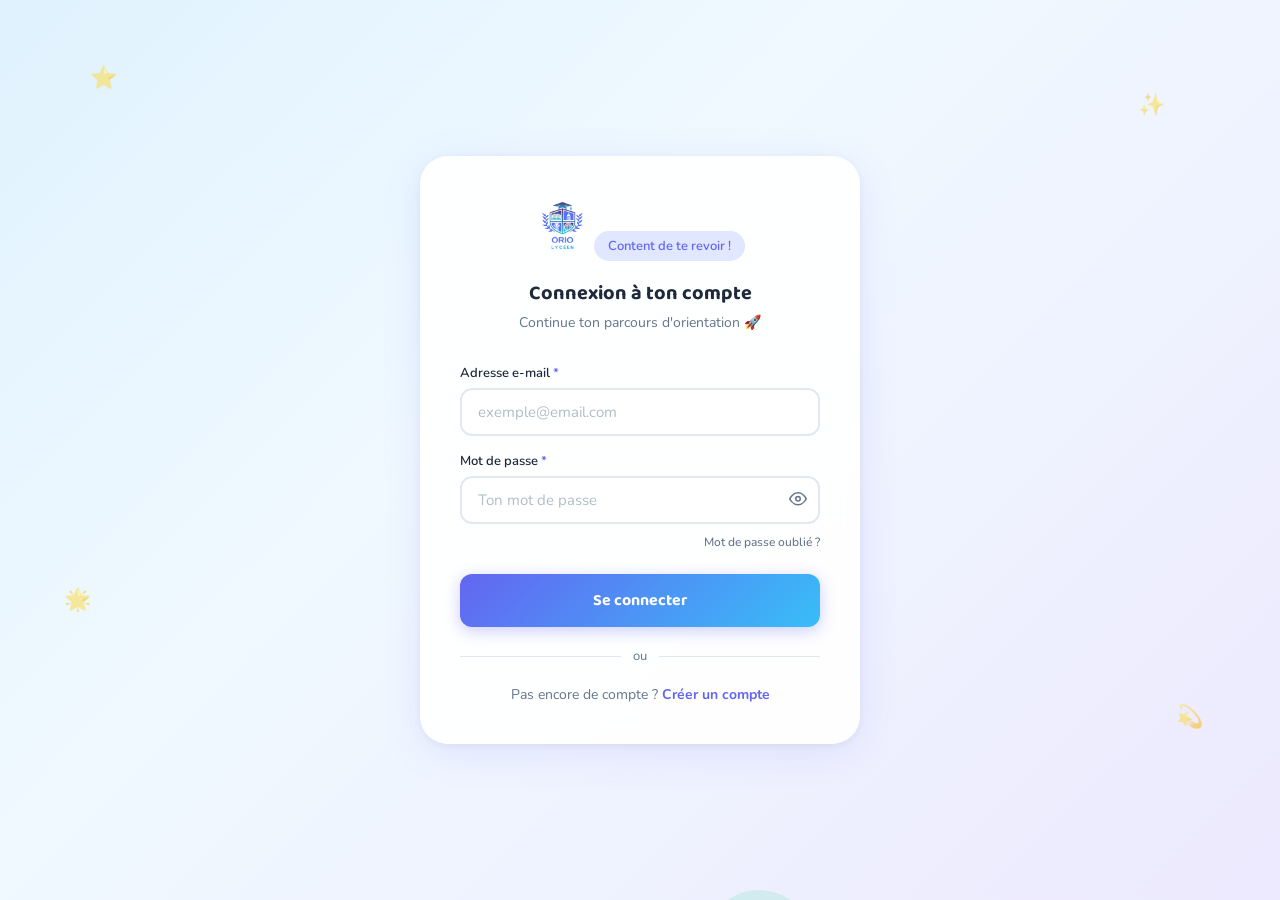
<file: pages/login.html>
<!DOCTYPE html>
<html lang="fr">
<head>
  <meta charset="UTF-8" />
  <meta name="viewport" content="width=device-width, initial-scale=1.0"/>
  <title>ORIO — Connexion</title>
  <link rel="preconnect" href="https://fonts.googleapis.com">
  <link href="https://fonts.googleapis.com/css2?family=Baloo+2:wght@400;600;700;800&family=Nunito:wght@400;500;600;700&display=swap" rel="stylesheet">
  <style>
    :root {
      --indigo: #6366f1;
      --indigo-light: #e0e7ff;
      --blue: #38bdf8;
      --blue-dark: #0284c7;
      --green: #34d399;
      --white: #ffffff;
      --text: #1e293b;
      --text-soft: #64748b;
      --border: #e2e8f0;
      --radius-sm: 12px;
    }

    * { box-sizing: border-box; margin: 0; padding: 0; }

    body {
      font-family: 'Nunito', sans-serif;
      background: linear-gradient(135deg, #e0f2fe 0%, #f0f9ff 40%, #ede9fe 100%);
      min-height: 100vh;
      display: flex;
      align-items: center;
      justify-content: center;
      padding: 24px 16px;
      position: relative;
      overflow-x: hidden;
    }

    /* Floating shapes */
    .bg-shapes { position:fixed; inset:0; pointer-events:none; overflow:hidden; z-index:0; }
    .bubble {
      position:absolute; border-radius:50%; opacity:0.15;
      animation: floatUp linear infinite;
    }
    .bubble:nth-child(1) { width:90px;  height:90px;  background:#6366f1; left:8%;  bottom:-100px; animation-duration:13s; }
    .bubble:nth-child(2) { width:55px;  height:55px;  background:#38bdf8; left:25%; bottom:-100px; animation-duration:9s;  animation-delay:2s; }
    .bubble:nth-child(3) { width:110px; height:110px; background:#34d399; left:55%; bottom:-100px; animation-duration:16s; animation-delay:1s; }
    .bubble:nth-child(4) { width:65px;  height:65px;  background:#fbbf24; left:75%; bottom:-100px; animation-duration:11s; animation-delay:3s; }
    .bubble:nth-child(5) { width:45px;  height:45px;  background:#f472b6; left:90%; bottom:-100px; animation-duration:8s;  animation-delay:0.5s; }

    .star { position:absolute; animation: twinkle 3s ease-in-out infinite; opacity:0.5; font-size:22px; }
    .star:nth-child(6) { top:7%;  left:7%;  animation-delay:0s; }
    .star:nth-child(7) { top:10%; right:9%; animation-delay:1.2s; }
    .star:nth-child(8) { top:65%; left:5%; animation-delay:0.6s; }
    .star:nth-child(9) { top:78%; right:6%; animation-delay:2s; }

    @keyframes floatUp {
      0%   { transform: translateY(0) rotate(0deg); opacity:0.15; }
      100% { transform: translateY(-110vh) rotate(720deg); opacity:0; }
    }
    @keyframes twinkle {
      0%,100% { transform: scale(1) rotate(0deg); opacity:0.4; }
      50%     { transform: scale(1.3) rotate(20deg); opacity:0.8; }
    }

    /* Card */
    .card {
      position: relative; z-index:1;
      background: rgba(255,255,255,0.92);
      backdrop-filter: blur(20px);
      border-radius: 28px;
      box-shadow: 0 8px 40px rgba(99,102,241,0.12), 0 2px 8px rgba(0,0,0,0.06);
      padding: 40px;
      width: 100%; max-width: 440px;
      animation: slideUp 0.6s cubic-bezier(.16,1,.3,1) both;
    }
    @keyframes slideUp {
      from { opacity:0; transform: translateY(32px) scale(0.97); }
      to   { opacity:1; transform: translateY(0)    scale(1); }
    }

    /* Header */
    .card-header { text-align:center; margin-bottom:32px; }
    .logo {
      display: inline-flex; align-items: center; gap:10px; margin-bottom:14px;
    }
    .logo-icon {
      width:54px; height:54px;
      display:flex; align-items:center; justify-content:center;
      animation: bounceLogo 2s ease-in-out infinite;
    }
    .logo-icon img {
      width:54px; height:54px;
      object-fit:contain;
    }
    @keyframes bounceLogo {
      0%,100% { transform: translateY(0); }
      50%     { transform: translateY(-5px); }
    }
    .logo-text {
      font-family: 'Baloo 2', cursive;
      font-size:30px; font-weight:800;
      background: linear-gradient(135deg, var(--indigo), var(--blue-dark));
      -webkit-background-clip:text; -webkit-text-fill-color:transparent; background-clip:text;
    }
    .card-title { font-family:'Baloo 2',cursive; font-size:20px; font-weight:700; color:var(--text); margin-bottom:4px; }
    .card-subtitle { font-size:14px; color:var(--text-soft); }

    /* Form */
    .form-group { display:flex; flex-direction:column; gap:6px; margin-bottom:16px; }
    label { font-size:13px; font-weight:600; color:var(--text); }
    label span { color:var(--indigo); }

    input {
      width:100%;
      border: 2px solid var(--border);
      border-radius: var(--radius-sm);
      padding: 12px 16px;
      font-size:15px;
      font-family:'Nunito',sans-serif;
      color: var(--text);
      background: var(--white);
      transition: border-color 0.2s, box-shadow 0.2s;
      outline:none;
    }
    input:focus {
      border-color: var(--indigo);
      box-shadow: 0 0 0 3px rgba(99,102,241,0.12);
    }
    input::placeholder { color:#b0bec5; }

    /* Password */
    .input-pw-wrapper { position:relative; }
    .input-pw-wrapper input { padding-right:44px; }
    .pw-toggle {
      position:absolute; right:13px; top:50%; transform:translateY(-50%);
      background:none; border:none; cursor:pointer; color:var(--text-soft);
      padding:0; line-height:1; transition:color 0.2s;
    }
    .pw-toggle:hover { color:var(--indigo); }
    .pw-toggle svg { width:18px; height:18px; }

    /* Error */
    .error-box {
      display:none;
      background:#fef2f2; border:1.5px solid #fecaca;
      border-radius: var(--radius-sm);
      padding:10px 14px; font-size:13px; color:#dc2626;
      margin-bottom:16px; gap:8px; align-items:flex-start;
    }
    .error-box.visible { display:flex; }

    /* Submit */
    .btn-submit {
      width:100%; margin-top:8px;
      padding: 14px;
      border:none; border-radius: var(--radius-sm);
      font-family:'Baloo 2',cursive;
      font-size:16px; font-weight:700; color:white;
      background: linear-gradient(135deg, var(--indigo) 0%, var(--blue) 100%);
      cursor:pointer;
      box-shadow: 0 4px 16px rgba(99,102,241,0.32);
      transition: transform 0.15s, box-shadow 0.15s, opacity 0.15s;
      position:relative; overflow:hidden;
    }
    .btn-submit:hover:not(:disabled) {
      transform: translateY(-2px);
      box-shadow: 0 8px 24px rgba(99,102,241,0.38);
    }
    .btn-submit:disabled { opacity:0.7; cursor:not-allowed; }

    .btn-submit .ripple {
      position:absolute; border-radius:50%;
      background:rgba(255,255,255,0.4);
      transform:scale(0);
      animation:rippleAnim 0.6s linear;
      pointer-events:none;
    }
    @keyframes rippleAnim { to { transform:scale(4); opacity:0; } }

    .spinner {
      display:inline-block; width:18px; height:18px;
      border:2.5px solid rgba(255,255,255,0.4);
      border-top-color:white; border-radius:50%;
      animation:spin 0.7s linear infinite;
      vertical-align:middle; margin-right:6px;
    }
    @keyframes spin { to { transform:rotate(360deg); } }

    /* Divider */
    .divider {
      display:flex; align-items:center; gap:12px;
      margin: 20px 0; color:var(--text-soft); font-size:13px;
    }
    .divider::before, .divider::after {
      content:''; flex:1; height:1px; background:var(--border);
    }

    /* Welcome back pill */
    .welcome-pill {
      display:inline-flex; align-items:center; gap:6px;
      background: var(--indigo-light); color:var(--indigo);
      border-radius:99px; padding:6px 14px;
      font-size:13px; font-weight:600;
      margin-bottom:16px;
      animation: pulse 2s ease-in-out infinite;
    }
    @keyframes pulse {
      0%,100% { box-shadow: 0 0 0 0 rgba(99,102,241,0.2); }
      50%     { box-shadow: 0 0 0 6px rgba(99,102,241,0); }
    }

    /* Footer */
    .card-footer { text-align:center; margin-top:20px; font-size:14px; color:var(--text-soft); }
    .card-footer a { color:var(--indigo); font-weight:700; text-decoration:none; transition:color 0.2s; }
    .card-footer a:hover { color:var(--blue-dark); text-decoration:underline; }
    .forgot-link { display:block; text-align:right; font-size:12px; margin-top:4px; }
    .forgot-link a { color:var(--text-soft); font-size:12px; text-decoration:none; font-weight:500; }
    .forgot-link a:hover { color:var(--indigo); text-decoration:underline; }

    @media (max-width:480px) {
      .card { padding:28px 20px 32px; }
    }
  </style>
</head>
<body>

  <div class="bg-shapes">
    <div class="bubble"></div>
    <div class="bubble"></div>
    <div class="bubble"></div>
    <div class="bubble"></div>
    <div class="bubble"></div>
    <div class="star">⭐</div>
    <div class="star">✨</div>
    <div class="star">🌟</div>
    <div class="star">💫</div>
  </div>

  <div class="card">
    <div class="card-header">
      <div class="logo">
        <div class="logo-icon"><img src="../assets/images/logo.png" alt="ORIO"/></div>
      </div>
      <div class="welcome-pill"> Content de te revoir !</div>
      <div class="card-title">Connexion à ton compte</div>
      <div class="card-subtitle">Continue ton parcours d'orientation 🚀</div>
    </div>

    <div class="error-box" id="error-box">
      <span></span>
      <span id="error-msg"></span>
    </div>

    <form id="login-form" novalidate>

      <div class="form-group">
        <label for="email">Adresse e-mail <span>*</span></label>
        <input id="email" name="email" type="email"
               placeholder="exemple@email.com" required autocomplete="email"/>
      </div>

      <div class="form-group">
        <label for="password">Mot de passe <span>*</span></label>
        <div class="input-pw-wrapper">
          <input id="password" name="password" type="password"
                 placeholder="Ton mot de passe" required autocomplete="current-password"/>
          <button type="button" class="pw-toggle" onclick="togglePw()" aria-label="Voir mot de passe">
            <svg id="eye-icon" viewBox="0 0 24 24" fill="none" stroke="currentColor" stroke-width="2">
              <path d="M1 12s4-8 11-8 11 8 11 8-4 8-11 8-11-8-11-8z"/>
              <circle cx="12" cy="12" r="3"/>
            </svg>
          </button>
        </div>
        <div class="forgot-link">
          <a href="forgot-password.html">Mot de passe oublié ?</a>
        </div>
      </div>

      <button type="submit" class="btn-submit" id="submit-btn" onclick="ripple(event)">
        Se connecter 
      </button>
    </form>

    <div class="divider">ou</div>

    <div class="card-footer">
      Pas encore de compte ? <a href="register.html">Créer un compte</a>
    </div>
  </div>

  <script>
    function togglePw() {
      const input = document.getElementById('password');
      const svg   = document.getElementById('eye-icon');
      const isText = input.type === 'text';
      input.type = isText ? 'password' : 'text';
      svg.innerHTML = isText
        ? '<path d="M1 12s4-8 11-8 11 8 11 8-4 8-11 8-11-8-11-8z"/><circle cx="12" cy="12" r="3"/>'
        : '<path d="M17.94 17.94A10.07 10.07 0 0112 20c-7 0-11-8-11-8a18.45 18.45 0 015.06-5.94"/><path d="M9.9 4.24A9.12 9.12 0 0112 4c7 0 11 8 11 8a18.5 18.5 0 01-2.16 3.19"/><line x1="1" y1="1" x2="23" y2="23"/>';
    }

    function ripple(e) {
      const btn = e.currentTarget;
      const circle = document.createElement('span');
      const d = Math.max(btn.clientWidth, btn.clientHeight);
      const r = btn.getBoundingClientRect();
      circle.className = 'ripple';
      circle.style.cssText = `width:${d}px;height:${d}px;left:${e.clientX-r.left-d/2}px;top:${e.clientY-r.top-d/2}px`;
      btn.appendChild(circle);
      setTimeout(() => circle.remove(), 700);
    }

    document.getElementById('login-form').addEventListener('submit', async (e) => {
      e.preventDefault();
      const form     = e.target;
      const errorBox = document.getElementById('error-box');
      const btn      = document.getElementById('submit-btn');

      errorBox.classList.remove('visible');
      btn.disabled = true;
      btn.innerHTML = '<span class="spinner"></span> Connexion…';

      const payload = {
        email:    form.email.value.trim(),
        password: form.password.value,
      };

      try {
        const res  = await fetch('http://127.0.0.1:8000/api/auth/login/', {
          method:  'POST',
          headers: { 'Content-Type': 'application/json' },
          body:    JSON.stringify(payload),
        });
        const data = await res.json();

        if (res.ok) {
          localStorage.setItem('access_token',  data.tokens.access);
          localStorage.setItem('refresh_token', data.tokens.refresh);
          localStorage.setItem('user', JSON.stringify(data.user));

          btn.innerHTML = ' Connecté ! Redirection…';
          btn.style.background = 'linear-gradient(135deg,#34d399,#059669)';
          setTimeout(() => window.location.href = './dashboard.html', 1000);
        } else {
          showError(data.error || 'Identifiants incorrects. Réessaie ! ');
          btn.disabled = false;
          btn.innerHTML = 'Se connecter ';
        }
      } catch {
        showError('Erreur réseau. Vérifie ta connexion. ');
        btn.disabled = false;
        btn.innerHTML = 'Se connecter ';
      }
    });

    function showError(msg) {
      document.getElementById('error-msg').textContent = msg;
      document.getElementById('error-box').classList.add('visible');
    }
  </script>
</body>
</html>
</file>
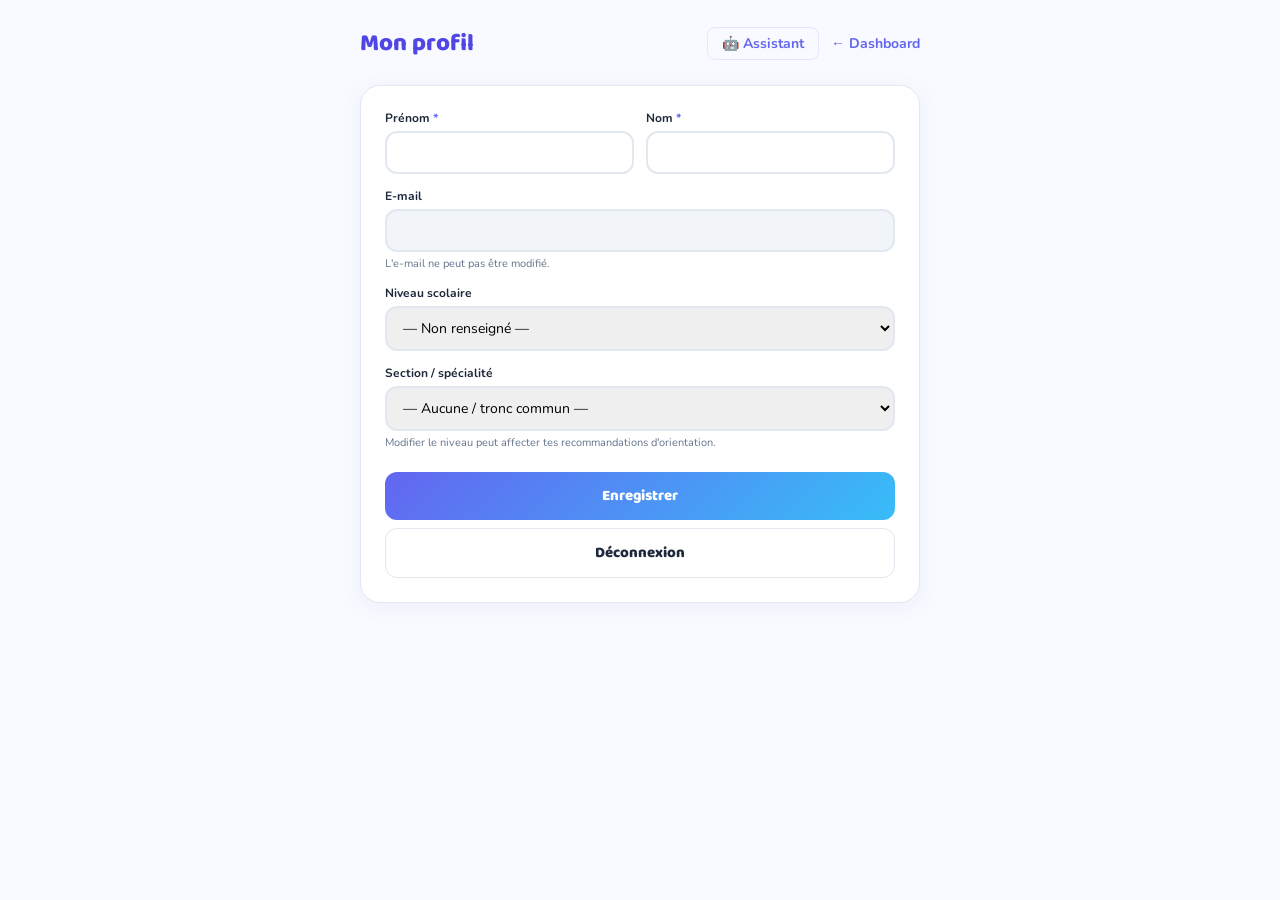
<file: pages/profil.html>
<!DOCTYPE html>
<html lang="fr">
<head>
  <meta charset="UTF-8"/>
  <meta name="viewport" content="width=device-width, initial-scale=1.0"/>
  <title>ORIO — Mon profil</title>
  <link href="https://fonts.googleapis.com/css2?family=Baloo+2:wght@700;800&family=Nunito:wght@600;700;800&display=swap" rel="stylesheet">
  <style>
    :root { --indigo:#6366f1; --indigo-dark:#4f46e5; --indigo-light:#e0e7ff; --bg:#f8faff; --text:#1e293b; --text-soft:#64748b; --border:#e2e8f0; --green:#059669; --red:#dc2626; }
    * { box-sizing:border-box; margin:0; padding:0; }
    body { font-family:'Nunito',sans-serif; background:var(--bg); color:var(--text); min-height:100vh; padding:24px 20px 48px; }
    .wrap { max-width:560px; margin:0 auto; }
    .top { display:flex; align-items:center; justify-content:space-between; margin-bottom:22px; flex-wrap:wrap; gap:12px; }
    h1 { font-family:'Baloo 2',cursive; font-size:24px; font-weight:900; color:var(--indigo-dark); }
    .back { text-decoration:none; color:var(--indigo); font-weight:700; font-size:14px; }
    .card { background:white; border:1.5px solid var(--border); border-radius:20px; padding:24px; box-shadow:0 4px 20px rgba(99,102,241,.08); }
    .fg { margin-bottom:14px; }
    label { display:block; font-size:12px; font-weight:700; margin-bottom:5px; }
    label em { color:var(--indigo); font-style:normal; }
    input, select { width:100%; border:2px solid var(--border); border-radius:12px; padding:10px 12px; font-family:inherit; font-size:14px; }
    input:focus, select:focus { outline:none; border-color:var(--indigo); box-shadow:0 0 0 3px rgba(99,102,241,.12); }
    input:disabled { background:#f1f5f9; color:var(--text-soft); }
    .grid { display:grid; grid-template-columns:1fr 1fr; gap:12px; }
    .err { display:none; background:#fef2f2; border:1px solid #fecaca; color:var(--red); padding:10px 12px; border-radius:10px; font-size:13px; margin-bottom:12px; }
    .err.show { display:block; }
    .ok { display:none; background:#d1fae5; border:1px solid #86efac; color:var(--green); padding:10px 12px; border-radius:10px; font-size:13px; margin-bottom:12px; }
    .ok.show { display:block; }
    .btn { width:100%; margin-top:8px; padding:12px; border:none; border-radius:12px; font-family:'Baloo 2',cursive; font-size:15px; font-weight:800; color:white; background:linear-gradient(135deg,var(--indigo),#38bdf8); cursor:pointer; }
    .btn:disabled { opacity:.6; cursor:not-allowed; }
    .btn-sec { background:white; color:var(--text); border:1.5px solid var(--border); margin-top:8px; }
    .hint { font-size:11px; color:var(--text-soft); margin-top:4px; }
    .toast { position:fixed; bottom:24px; left:50%; transform:translateX(-50%) translateY(80px); background:var(--text); color:white; padding:11px 18px; border-radius:12px; font-size:13px; font-weight:700; opacity:0; transition:.35s; z-index:99; }
    .toast.show { transform:translateX(-50%) translateY(0); opacity:1; }
    @media(max-width:480px){ .grid { grid-template-columns:1fr; } }
  </style>
</head>
<body>
<div class="wrap">
  <div class="top">
    <h1>Mon profil</h1>
    <div style="display:flex;align-items:center;gap:12px;flex-wrap:wrap">
      <a href="chatbot.html" style="text-decoration:none;color:#6366f1;font-weight:700;font-size:14px;background:none;border:1.5px solid #e0e7ff;border-radius:8px;padding:6px 14px;cursor:pointer;transition:all .2s" onmouseover="this.style.background='#e0e7ff'" onmouseout="this.style.background='none'">
        🤖 Assistant
      </a>
      <a class="back" href="dashboard.html">← Dashboard</a>
    </div>
  </div>

  <div class="card">
    <div class="err" id="err"></div>
    <div class="ok" id="ok"></div>

    <form id="form">
      <div class="grid">
        <div class="fg">
          <label for="first_name">Prénom <em>*</em></label>
          <input id="first_name" name="first_name" required/>
        </div>
        <div class="fg">
          <label for="last_name">Nom <em>*</em></label>
          <input id="last_name" name="last_name" required/>
        </div>
      </div>

      <div class="fg">
        <label for="email">E-mail</label>
        <input id="email" type="email" disabled/>
        <p class="hint">L'e-mail ne peut pas être modifié.</p>
      </div>

      <div class="fg">
        <label for="niveau">Niveau scolaire</label>
        <select id="niveau" name="niveau">
          <option value="">— Non renseigné —</option>
          <option value="1ere">1ère année secondaire</option>
          <option value="2eme_s">2ème année secondaire</option>
          <option value="3eme_s">3ème année secondaire</option>
          <option value="4eme_s">Terminale (Bac)</option>
        </select>
      </div>

      <div class="fg">
        <label for="specialite">Section / spécialité</label>
        <select id="specialite" name="specialite">
          <option value="">— Aucune / tronc commun —</option>
          <optgroup label="2ème année">
            <option value="scientifique">Scientifique</option>
            <option value="informatique">Informatique</option>
            <option value="economique">Économie & Gestion</option>
            <option value="lettres">Lettres</option>
          </optgroup>
          <optgroup label="Bac (3ème / 4ème)">
            <option value="mathematiques">Mathématiques</option>
            <option value="sciences_exp">Sciences expérimentales</option>
            <option value="sciences_tech">Sciences techniques</option>
            <option value="sciences_info">Sciences informatique</option>
            <option value="eco_gestion">Économie & Gestion</option>
            <option value="lettres_bac">Lettres</option>
            <option value="sport_bac">Sport</option>
          </optgroup>
        </select>
        <p class="hint">Modifier le niveau peut affecter tes recommandations d'orientation.</p>
      </div>

      <button type="submit" class="btn" id="btn-save">Enregistrer</button>
      <button type="button" class="btn btn-sec" onclick="logout()">Déconnexion</button>
    </form>
  </div>
</div>

<div class="toast" id="toast"></div>
<script src="shared.js"></script>
<script>
if (!requireAuth()) throw new Error('auth');

const form = document.getElementById('form');

async function loadProfile() {
  const res = await apiFetch('/auth/me/');
  if (!res || !res.ok) {
    document.getElementById('err').textContent = 'Impossible de charger le profil.';
    document.getElementById('err').classList.add('show');
    return;
  }
  const user = await res.json();
  setUser(user);
  form.first_name.value = user.first_name || '';
  form.last_name.value  = user.last_name || '';
  form.email.value      = user.email || '';
  form.niveau.value     = user.niveau || '';
  form.specialite.value = user.specialite || '';
}

form.addEventListener('submit', async e => {
  e.preventDefault();
  const btn = document.getElementById('btn-save');
  const errEl = document.getElementById('err');
  const okEl  = document.getElementById('ok');
  errEl.classList.remove('show');
  okEl.classList.remove('show');
  btn.disabled = true;
  btn.textContent = 'Enregistrement…';

  const payload = {
    first_name: form.first_name.value.trim(),
    last_name:  form.last_name.value.trim(),
    niveau:     form.niveau.value || null,
    specialite: form.specialite.value || null,
  };

  const res = await apiFetch('/auth/me/', {
    method: 'PATCH',
    body:   JSON.stringify(payload),
  });

  btn.disabled = false;
  btn.textContent = 'Enregistrer';

  if (!res) return;
  const data = await res.json().catch(() => ({}));

  if (res.ok) {
    if (data.user) setUser(data.user);
    okEl.textContent = data.message || 'Profil mis à jour.';
    okEl.classList.add('show');
    toast('Profil enregistré', 'ok');
  } else {
    const msg = typeof data === 'object'
      ? Object.values(data).flat().join(' ')
      : 'Erreur lors de la mise à jour.';
    errEl.textContent = msg;
    errEl.classList.add('show');
  }
});

loadProfile();
</script>
</body>
</html>
</file>
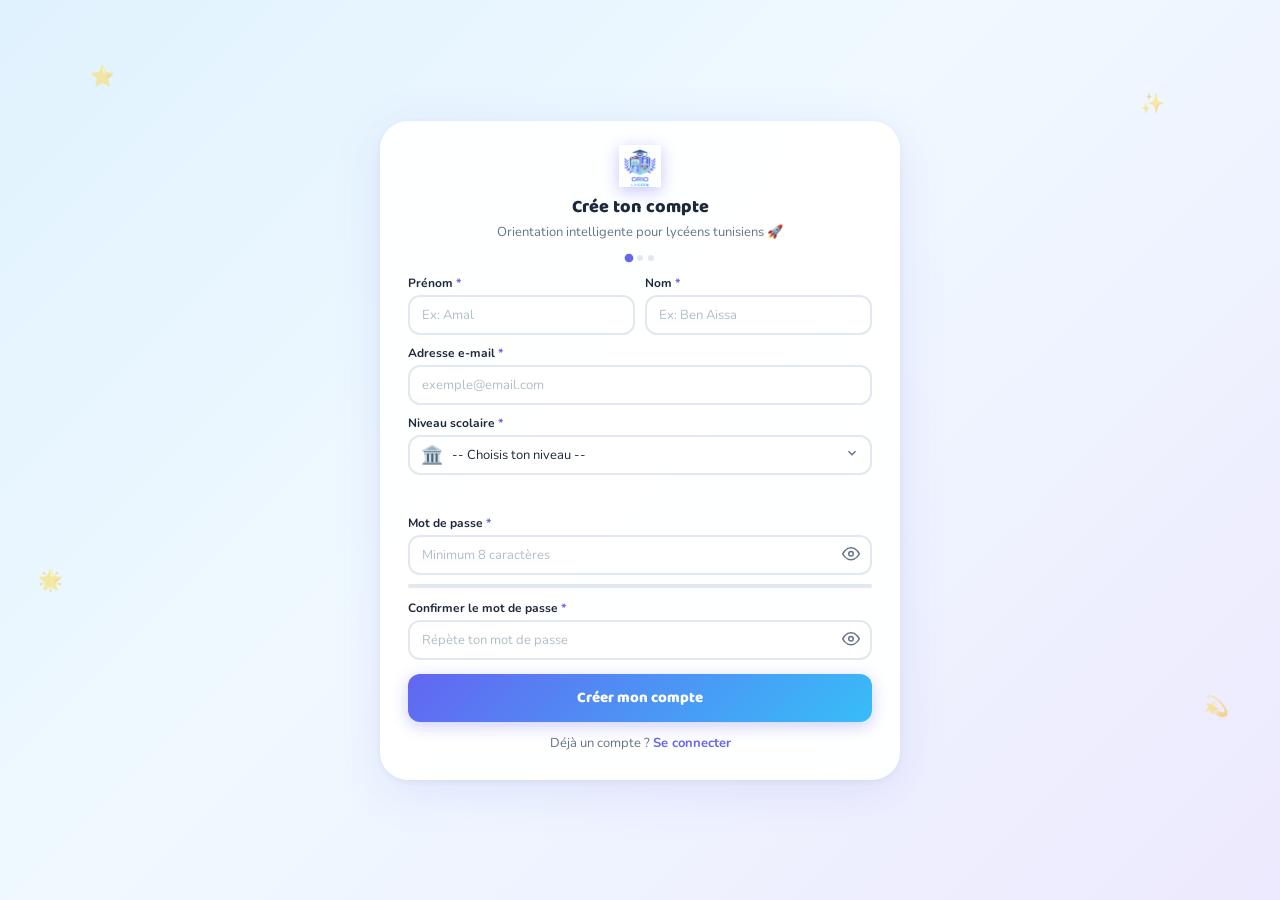
<file: pages/register.html>
<!DOCTYPE html>
<html lang="fr">
<head>
  <meta charset="UTF-8"/>
  <meta name="viewport" content="width=device-width, initial-scale=1.0"/>
  <title>ORIO — Inscription</title>
  <link rel="preconnect" href="https://fonts.googleapis.com">
  <link href="https://fonts.googleapis.com/css2?family=Baloo+2:wght@400;600;700;800;900&family=Nunito:wght@400;500;600;700;800&display=swap" rel="stylesheet">
  <style>
    :root {
      --indigo:#6366f1; --indigo-dark:#4f46e5; --indigo-light:#e0e7ff;
      --blue:#38bdf8; --blue-dark:#0284c7;
      --green:#34d399; --green-light:#d1fae5; --green-dark:#059669;
      --yellow:#fbbf24; --yellow-light:#fef3c7;
      --purple:#a78bfa; --purple-light:#ede9fe;
      --pink:#f472b6; --orange:#fb923c;
      --white:#fff; --text:#1e293b; --text-soft:#64748b; --border:#e2e8f0;
      --radius-sm:12px;
    }
    *, *::before, *::after { box-sizing:border-box; margin:0; padding:0; }
    body {
      font-family:'Nunito',sans-serif;
      background:linear-gradient(135deg,#e0f2fe 0%,#f0f9ff 45%,#ede9fe 100%);
      min-height:100vh; display:flex; align-items:center; justify-content:center;
      padding:24px 16px; position:relative; overflow-x:hidden;
    }

    /* ── Background bubbles ── */
    .bg { position:fixed; inset:0; pointer-events:none; overflow:hidden; z-index:0; }
    .bub { position:absolute; border-radius:50%; opacity:.13; animation:rise linear infinite; }
    .bub:nth-child(1){width:90px;height:90px;background:#6366f1;left:4%;bottom:-120px;animation-duration:14s;}
    .bub:nth-child(2){width:55px;height:55px;background:#a78bfa;left:17%;bottom:-120px;animation-duration:10s;animation-delay:2s;}
    .bub:nth-child(3){width:120px;height:120px;background:#34d399;left:33%;bottom:-120px;animation-duration:17s;animation-delay:1s;}
    .bub:nth-child(4){width:70px;height:70px;background:#fbbf24;left:53%;bottom:-120px;animation-duration:12s;animation-delay:3s;}
    .bub:nth-child(5){width:95px;height:95px;background:#f472b6;left:70%;bottom:-120px;animation-duration:15s;animation-delay:.5s;}
    .bub:nth-child(6){width:50px;height:50px;background:#38bdf8;left:85%;bottom:-120px;animation-duration:9s;animation-delay:4s;}
    @keyframes rise{0%{transform:translateY(0) rotate(0deg);opacity:.13;}100%{transform:translateY(-115vh) rotate(720deg);opacity:0;}}
    .star{position:absolute;font-size:20px;animation:twinkle 3s ease-in-out infinite;opacity:.45;}
    .star:nth-child(7){top:7%;left:7%;}
    .star:nth-child(8){top:10%;right:9%;animation-delay:1.1s;}
    .star:nth-child(9){top:63%;left:3%;animation-delay:.6s;}
    .star:nth-child(10){top:77%;right:4%;animation-delay:1.9s;}
    @keyframes twinkle{0%,100%{transform:scale(1);opacity:.4;}50%{transform:scale(1.35) rotate(18deg);opacity:.85;}}

    /* ── Card ── */
    .card {
      position:relative; z-index:1;
      background:rgba(255,255,255,.94); backdrop-filter:blur(22px);
      border-radius:28px;
      box-shadow:0 10px 48px rgba(99,102,241,.13),0 2px 8px rgba(0,0,0,.06);
      padding:24px 28px 28px; width:100%; max-width:520px;
      animation:slideUp .65s cubic-bezier(.16,1,.3,1) both;
    }
    @keyframes slideUp{from{opacity:0;transform:translateY(36px) scale(.97);}to{opacity:1;transform:translateY(0) scale(1);}}

    /* ── Header ── */
    .card-header { text-align:center; margin-bottom:14px; }
    .logo { display:inline-flex; align-items:center; gap:8px; margin-bottom:6px; }
    .logo-icon {
      width:42px; height:42px;
      display:flex; align-items:center; justify-content:center;
      box-shadow:0 4px 16px rgba(99,102,241,.38);
    }
    .logo-icon img {
      width:42px; height:42px;
      object-fit:contain;
    }
    .logo-text {
      font-family:'Baloo 2',cursive; font-size:24px; font-weight:900;
      background:linear-gradient(135deg,#6366f1,#0284c7);
      -webkit-background-clip:text; -webkit-text-fill-color:transparent; background-clip:text;
    }
    .card-title { font-family:'Baloo 2',cursive; font-size:18px; font-weight:800; color:var(--text); margin-bottom:2px; }
    .card-subtitle { font-size:13px; color:var(--text-soft); }

    /* ── Progress dots ── */
    .dots { display:flex; align-items:center; justify-content:center; gap:5px; margin-bottom:14px; }
    .dot { width:6px; height:6px; border-radius:50%; background:var(--border); transition:background .3s,transform .3s; }
    .dot.active { background:var(--indigo); transform:scale(1.45); }
    .dot.done   { background:var(--green); }

    /* ── Form ── */
    .grid { display:grid; grid-template-columns:1fr 1fr; gap:10px; }
    .g-full { grid-column:1/-1; }
    .fg { display:flex; flex-direction:column; gap:4px; }
    label { font-size:12px; font-weight:700; color:var(--text); }
    label em { color:var(--indigo); font-style:normal; }
    input, select {
      width:100%; border:2px solid var(--border); border-radius:var(--radius-sm);
      padding:9px 12px; font-size:13px; font-family:'Nunito',sans-serif;
      color:var(--text); background:var(--white);
      transition:border-color .2s, box-shadow .2s; outline:none;
    }
    input:focus, select:focus { border-color:var(--indigo); box-shadow:0 0 0 3px rgba(99,102,241,.12); }
    input::placeholder { color:#b0bec5; }

    /* ── Select with icon ── */
    .sel-wrap { position:relative; }
    .sel-wrap select { padding-left:42px; cursor:pointer; appearance:none; -webkit-appearance:none; }
    .sel-icon { position:absolute; left:13px; top:50%; transform:translateY(-50%); font-size:18px; pointer-events:none; }
    .sel-arr  { position:absolute; right:13px; top:50%; transform:translateY(-50%); pointer-events:none; color:var(--text-soft); }
    .sel-arr svg { width:14px; height:14px; }

    /* ── Niveau banner ── */
    .niv-banner {
      display:none; align-items:center; gap:10px;
      padding:10px 14px; border-radius:var(--radius-sm);
      font-size:13px; font-weight:600; border:2px solid transparent;
      animation:pop .35s cubic-bezier(.16,1,.3,1);
    }
    .niv-banner.show { display:flex; }
    @keyframes pop { from{opacity:0;transform:scale(.94);} to{opacity:1;transform:scale(1);} }
    .niv-banner-text small { display:block; font-size:11px; font-weight:400; opacity:.75; }

    /* ── Section tabs (1ère = tronc seul) ── */
    .section-wrap {
      display:none; flex-direction:column; gap:10px;
      animation:pop .35s ease;
    }
    .section-wrap.show { display:flex; }

    .section-label {
      display:flex; align-items:center; gap:8px;
      font-size:10px; font-weight:800; text-transform:uppercase;
      letter-spacing:.8px; color:var(--text-soft);
    }
    .section-label-line { flex:1; height:1px; background:var(--border); }

    /* Spec cards grid */
    .spec-grid { display:grid; grid-template-columns:repeat(auto-fill,minmax(110px,1fr)); gap:8px; }
    .spec-card {
      border:2px solid var(--border); border-radius:14px;
      padding:12px 8px; cursor:pointer;
      display:flex; flex-direction:column; align-items:center; gap:4px;
      text-align:center; background:var(--white); position:relative;
      transition:border-color .2s, background .2s, transform .15s, box-shadow .2s;
    }
    .spec-card:hover { border-color:var(--indigo); background:#fafaff; transform:translateY(-2px); }
    .spec-card.sel {
      border-color:var(--indigo); background:var(--indigo-light);
      box-shadow:0 4px 14px rgba(99,102,241,.18); transform:translateY(-2px);
    }
    .spec-emoji { font-size:24px; }
    .spec-name  { font-size:11px; font-weight:800; color:var(--text); line-height:1.2; }
    .spec-sub   { font-size:10px; color:var(--text-soft); line-height:1.3; }
    .spec-tick  {
      position:absolute; top:7px; right:7px;
      width:18px; height:18px; border-radius:50%;
      background:var(--indigo); color:white;
      display:flex; align-items:center; justify-content:center;
      font-size:10px; font-weight:900;
      opacity:0; transform:scale(0); transition:opacity .2s,transform .2s;
    }
    .spec-card.sel .spec-tick { opacity:1; transform:scale(1); }

    /* Tronc commun info pill */
    .tronc-pill {
      display:none; align-items:center; gap:10px;
      background:var(--green-light); border:1.5px solid #86efac;
      border-radius:var(--radius-sm); padding:10px 14px;
      font-size:12px; color:var(--green-dark);
      animation:pop .35s ease;
    }
    .tronc-pill.show { display:flex; }

    /* ── Password ── */
    .pw-wrap { position:relative; }
    .pw-wrap input { padding-right:42px; }
    .pw-eye {
      position:absolute; right:12px; top:50%; transform:translateY(-50%);
      background:none; border:none; cursor:pointer; color:var(--text-soft);
      padding:0; line-height:1; transition:color .2s;
    }
    .pw-eye:hover { color:var(--indigo); }
    .pw-eye svg { width:18px; height:18px; }
    .pw-bar-wrap { margin-top:5px; }
    .pw-bar-bg { height:4px; border-radius:99px; background:var(--border); overflow:hidden; }
    .pw-bar-fill { height:100%; border-radius:99px; width:0%; transition:width .4s,background .4s; }
    .pw-bar-lbl { font-size:10px; color:var(--text-soft); margin-top:2px; }

    /* ── Error ── */
    .err-box {
      display:none; background:#fef2f2; border:1.5px solid #fecaca;
      border-radius:var(--radius-sm); padding:8px 12px;
      font-size:12px; color:#dc2626; margin-bottom:10px;
      gap:8px; align-items:flex-start;
    }
    .err-box.show { display:flex; }

    /* ── Submit ── */
    .btn-submit {
      width:100%; margin-top:14px; padding:12px; border:none; border-radius:var(--radius-sm);
      font-family:'Baloo 2',cursive; font-size:15px; font-weight:800; color:white;
      background:linear-gradient(135deg,var(--indigo),var(--blue));
      cursor:pointer; box-shadow:0 4px 16px rgba(99,102,241,.32);
      transition:transform .15s,box-shadow .15s,opacity .15s;
      position:relative; overflow:hidden;
    }
    .btn-submit:hover:not(:disabled) { transform:translateY(-2px); box-shadow:0 8px 26px rgba(99,102,241,.40); }
    .btn-submit:disabled { opacity:.68; cursor:not-allowed; }
    .ripple { position:absolute; border-radius:50%; background:rgba(255,255,255,.38); transform:scale(0); animation:rpl .6s linear; pointer-events:none; }
    @keyframes rpl { to{ transform:scale(4); opacity:0; } }
    .spinner { display:inline-block; width:17px; height:17px; border:2.5px solid rgba(255,255,255,.4); border-top-color:white; border-radius:50%; animation:spin .7s linear infinite; vertical-align:middle; margin-right:6px; }
    @keyframes spin { to{ transform:rotate(360deg); } }

    .card-footer { text-align:center; margin-top:12px; font-size:13px; color:var(--text-soft); }
    .card-footer a { color:var(--indigo); font-weight:700; text-decoration:none; }
    .card-footer a:hover { text-decoration:underline; }

    @media(max-width:480px){
      .card { padding:18px 14px 20px; }
      .grid { grid-template-columns:1fr; }
      .spec-grid { grid-template-columns:1fr 1fr; }
    }
  </style>
</head>
<body>

<div class="bg">
  <div class="bub"></div><div class="bub"></div><div class="bub"></div>
  <div class="bub"></div><div class="bub"></div><div class="bub"></div>
  <div class="star">⭐</div><div class="star">✨</div><div class="star">🌟</div><div class="star">💫</div>
</div>

<div class="card">

  <div class="card-header">
    <div class="logo">
      <div class="logo-icon"><img src="../assets/images/logo.png" alt="ORIO"/></div>
    </div>
    <div class="card-title">Crée ton compte</div>
    <div class="card-subtitle">Orientation intelligente pour lycéens tunisiens 🚀</div>
  </div>

  <div class="dots">
    <div class="dot active" id="d1"></div>
    <div class="dot" id="d2"></div>
    <div class="dot" id="d3"></div>
  </div>

  <div class="err-box" id="err"><span>⚠️</span><span id="err-msg"></span></div>

  <form id="form" novalidate autocomplete="off">
    <div class="grid">

      <!-- Prénom / Nom -->
      <div class="fg">
        <label for="first_name">Prénom <em>*</em></label>
        <input id="first_name" name="first_name" type="text" placeholder="Ex: Amal" required/>
      </div>
      <div class="fg">
        <label for="last_name">Nom <em>*</em></label>
        <input id="last_name" name="last_name" type="text" placeholder="Ex: Ben Aissa" required/>
      </div>

      <!-- Email -->
      <div class="fg g-full">
        <label for="email">Adresse e-mail <em>*</em></label>
        <input id="email" name="email" type="email" placeholder="exemple@email.com" required/>
      </div>

      <!-- Niveau -->
      <div class="fg g-full">
        <label for="niveau">Niveau scolaire <em>*</em></label>
        <div class="sel-wrap">
          <span class="sel-icon" id="niv-icon">🏛️</span>
          <select id="niveau" name="niveau" required onchange="onNiveau(this)">
            <option value="" disabled selected>-- Choisis ton niveau --</option>
            <option value="1ere">1ère année secondaire</option>
            <option value="2eme_s">2ème année secondaire</option>
            <option value="3eme_s">3ème année secondaire</option>
            <option value="4eme_s">4ème année secondaire (Bac) 🎓</option>
          </select>
          <span class="sel-arr">
            <svg viewBox="0 0 24 24" fill="none" stroke="currentColor" stroke-width="2.5"><polyline points="6 9 12 15 18 9"/></svg>
          </span>
        </div>
      </div>

      <!-- Niveau banner -->
      <div class="g-full">
        <div class="niv-banner" id="niv-banner">
          <span id="nb-emoji" style="font-size:24px"></span>
          <div class="niv-banner-text">
            <strong id="nb-title"></strong>
            <small id="nb-desc"></small>
          </div>
        </div>
      </div>

      <!-- Tronc commun info -->
      <div class="g-full">
        <div class="tronc-pill" id="tronc-pill">
          <span style="font-size:24px">✅</span>
          <div>
            <strong>Tronc commun</strong> — Programme identique pour tous.<br>
            <span style="font-size:12px;opacity:.85;">Tu choisiras ta section en 2ème année secondaire.</span>
          </div>
        </div>
      </div>

      <!-- Spécialité -->
      <div class="g-full">
        <div class="section-wrap" id="section-wrap">
          <div class="section-label">
            <div class="section-label-line"></div>
            <span id="sec-label-txt">🎯 Choisis ta section</span>
            <div class="section-label-line"></div>
          </div>
          <div class="spec-grid" id="spec-grid"></div>
          <input type="hidden" id="specialite" name="specialite"/>
        </div>
      </div>

      <!-- Mot de passe -->
      <div class="fg g-full">
        <label for="password">Mot de passe <em>*</em></label>
        <div class="pw-wrap">
          <input id="password" name="password" type="password"
                 placeholder="Minimum 8 caractères" required oninput="pwStrength(this.value)"/>
          <button type="button" class="pw-eye" onclick="togglePw('password',this)">
            <svg viewBox="0 0 24 24" fill="none" stroke="currentColor" stroke-width="2">
              <path d="M1 12s4-8 11-8 11 8 11 8-4 8-11 8-11-8-11-8z"/><circle cx="12" cy="12" r="3"/>
            </svg>
          </button>
        </div>
        <div class="pw-bar-wrap">
          <div class="pw-bar-bg"><div class="pw-bar-fill" id="pw-fill"></div></div>
          <div class="pw-bar-lbl" id="pw-lbl"></div>
        </div>
      </div>

      <div class="fg g-full">
        <label for="password_confirm">Confirmer le mot de passe <em>*</em></label>
        <div class="pw-wrap">
          <input id="password_confirm" name="password_confirm" type="password"
                 placeholder="Répète ton mot de passe" required/>
          <button type="button" class="pw-eye" onclick="togglePw('password_confirm',this)">
            <svg viewBox="0 0 24 24" fill="none" stroke="currentColor" stroke-width="2">
              <path d="M1 12s4-8 11-8 11 8 11 8-4 8-11 8-11-8-11-8z"/><circle cx="12" cy="12" r="3"/>
            </svg>
          </button>
        </div>
      </div>

    </div><!-- end grid -->

    <button type="submit" class="btn-submit" id="btn-submit" onclick="ripple(event)">
      Créer mon compte 
    </button>
  </form>

  <div class="card-footer">Déjà un compte ? <a href="login.html">Se connecter</a></div>
</div>

<script>
// ══════════════════════════════════════════════
//  CONFIG niveaux
// ══════════════════════════════════════════════
const NIV = {
  '1ere':  { emoji:'🏛️', title:'1ère année secondaire', desc:'Tronc commun — programme identique pour tous.', color:'#6366f1', light:'#e0e7ff', type:'tronc' },
  '2eme_s':{ emoji:'⚡', title:'2ème année secondaire', desc:'Début de l\'orientation — choisis ta section.', color:'#818cf8', light:'#e0e7ff', type:'lycee2' },
  '3eme_s':{ emoji:'🎯', title:'3ème année secondaire', desc:'Spécialisation avancée vers le Bac.',           color:'#4f46e5', light:'#ede9fe', type:'lycee3' },
  '4eme_s':{ emoji:'🎓', title:'Terminale — Bac !',     desc:'Dernière année, on donne tout !',               color:'#7c3aed', light:'#ede9fe', type:'lycee3' },
};

// ══════════════════════════════════════════════
//  SPÉCIALITÉS
// ══════════════════════════════════════════════
const SPEC_2 = [
  { val:'scientifique', emoji:'🔬', name:'Sciences'},
  { val:'informatique', emoji:'💻', name:'Informatique'},
  { val:'economique',   emoji:'💰', name:'Économie & Gestion'},
  { val:'lettres_2',    emoji:'📚', name:'Lettres'},
];

const SPEC_BAC = [
  { val:'mathematiques', emoji:'🔢', name:'Mathématiques' },
  { val:'sciences_exp',  emoji:'🧪', name:'Sciences expérimentales'},
  { val:'sciences_tech', emoji:'⚙️', name:'Sciences techniques'},
  { val:'sciences_info', emoji:'💻', name:'Sciences informatique' },
  { val:'eco_gestion',   emoji:'📈', name:'Économie & Gestion' },
  { val:'lettres_bac',   emoji:'📖', name:'Lettres' },
  { val:'sport_bac',     emoji:'⚽', name:'Sport' },
];

// ══════════════════════════════════════════════
//  NIVEAU CHANGE
// ══════════════════════════════════════════════
function onNiveau(sel) {
  const val = sel.value;
  const cfg = NIV[val];
  if (!cfg) return;

  // Icône + couleur select
  document.getElementById('niv-icon').textContent = cfg.emoji;
  sel.style.borderColor = cfg.color;
  sel.style.boxShadow   = `0 0 0 3px ${cfg.color}28`;

  // Banner
  const banner = document.getElementById('niv-banner');
  document.getElementById('nb-emoji').textContent = cfg.emoji;
  document.getElementById('nb-title').textContent  = cfg.title;
  document.getElementById('nb-desc').textContent   = cfg.desc;
  banner.style.background   = cfg.light;
  banner.style.borderColor  = cfg.color + '55';
  banner.style.color        = cfg.color;
  banner.classList.add('show');

  // Bouton couleur
  const btn = document.getElementById('btn-submit');
  btn.style.background = `linear-gradient(135deg,${cfg.color},#38bdf8)`;
  btn.style.boxShadow  = `0 4px 16px ${cfg.color}44`;

  // Reset sections
  hide('tronc-pill'); hide('section-wrap');
  document.getElementById('specialite').value = '';
  document.querySelectorAll('.spec-card').forEach(c => c.classList.remove('sel'));

  // Dots
  dot('d1','done'); dot('d2','active');

  if (cfg.type === 'tronc') {
    show('tronc-pill');
    document.getElementById('specialite').value = 'tronc_commun';
    dot('d2','done'); dot('d3','active');
  } else if (cfg.type === 'lycee2') {
    buildSpecs(SPEC_2, '⚡ Ta section en 2ème année');
  } else if (cfg.type === 'lycee3') {
    buildSpecs(SPEC_BAC, '🎓 Ta section du Bac');
  }
}

function buildSpecs(specs, label) {
  document.getElementById('sec-label-txt').textContent = label;
  document.getElementById('spec-grid').innerHTML = specs.map(s => `
    <div class="spec-card" id="sc-${s.val}" onclick="pickSpec('${s.val}')">
      <div class="spec-tick">✓</div>
      <div class="spec-emoji">${s.emoji}</div>
      <div class="spec-name">${s.name}</div>
      <div class="spec-sub">${s.sub}</div>
    </div>
  `).join('');
  show('section-wrap');
}

function pickSpec(val) {
  document.querySelectorAll('.spec-card').forEach(c => c.classList.remove('sel'));
  document.getElementById('sc-' + val)?.classList.add('sel');
  document.getElementById('specialite').value = val;
  dot('d2','done'); dot('d3','active');
}

// ══════════════════════════════════════════════
//  HELPERS
// ══════════════════════════════════════════════
function show(id) { document.getElementById(id).classList.add('show'); }
function hide(id) { document.getElementById(id).classList.remove('show'); }
function dot(id, cls) {
  const el = document.getElementById(id);
  el.className = 'dot';
  if (cls) el.classList.add(cls);
}

function togglePw(id, btn) {
  const inp = document.getElementById(id);
  const isTxt = inp.type === 'text';
  inp.type = isTxt ? 'password' : 'text';
  btn.querySelector('svg').innerHTML = isTxt
    ? '<path d="M1 12s4-8 11-8 11 8 11 8-4 8-11 8-11-8-11-8z"/><circle cx="12" cy="12" r="3"/>'
    : '<path d="M17.94 17.94A10.07 10.07 0 0112 20c-7 0-11-8-11-8a18.45 18.45 0 015.06-5.94"/><path d="M9.9 4.24A9.12 9.12 0 0112 4c7 0 11 8 11 8a18.5 18.5 0 01-2.16 3.19"/><line x1="1" y1="1" x2="23" y2="23"/>';
}

function pwStrength(v) {
  let s = 0;
  if (v.length >= 8) s++;
  if (/[A-Z]/.test(v)) s++;
  if (/[0-9]/.test(v)) s++;
  if (/[^A-Za-z0-9]/.test(v)) s++;
  const L = [
    {w:'0%',  c:'#e2e8f0', t:''},
    {w:'25%', c:'#f87171', t:'⚠️ Trop facile'},
    {w:'50%', c:'#fbbf24', t:'🔒 Moyen'},
    {w:'75%', c:'#34d399', t:'✅ Bien !'},
    {w:'100%',c:'#6366f1', t:'🔐 Excellent !'},
  ];
  const l = L[v.length === 0 ? 0 : s];
  document.getElementById('pw-fill').style.cssText = `width:${l.w};background:${l.c}`;
  document.getElementById('pw-lbl').textContent = l.t;
}

function ripple(e) {
  const btn = e.currentTarget;
  const c = document.createElement('span');
  const d = Math.max(btn.clientWidth, btn.clientHeight);
  const r = btn.getBoundingClientRect();
  c.className = 'ripple';
  c.style.cssText = `width:${d}px;height:${d}px;left:${e.clientX-r.left-d/2}px;top:${e.clientY-r.top-d/2}px`;
  btn.appendChild(c);
  setTimeout(() => c.remove(), 700);
}

function showErr(msg) {
  document.getElementById('err-msg').textContent = msg;
  document.getElementById('err').classList.add('show');
  document.getElementById('err').scrollIntoView({behavior:'smooth',block:'nearest'});
}

// ══════════════════════════════════════════════
//  SUBMIT
// ══════════════════════════════════════════════
document.getElementById('form').addEventListener('submit', async e => {
  e.preventDefault();
  const form = e.target;
  const btn  = document.getElementById('btn-submit');
  document.getElementById('err').classList.remove('show');

  // Validations
  if (!form.niveau.value)         { showErr('Choisis ton niveau scolaire. 🏛️'); return; }
  if (form.password.value !== form.password_confirm.value) { showErr('Les mots de passe ne correspondent pas. 🔑'); return; }

  const nCfg   = NIV[form.niveau.value];
  const specVal = document.getElementById('specialite').value;
  if (nCfg && (nCfg.type === 'lycee2' || nCfg.type === 'lycee3') && !specVal) {
    showErr('Choisis ta section / spécialité. 🎯');
    return;
  }

  btn.disabled = true;
  btn.innerHTML = '<span class="spinner"></span> Création du compte…';

  const payload = {
    email:            form.email.value.trim(),
    first_name:       form.first_name.value.trim(),
    last_name:        form.last_name.value.trim(),
    niveau:           form.niveau.value,
    specialite:       specVal || null,
    password:         form.password.value,
    password_confirm: form.password_confirm.value,
  };

  try {
    const res  = await fetch('http://127.0.0.1:8000/api/auth/register/', {
      method: 'POST',
      headers: { 'Content-Type': 'application/json' },
      body: JSON.stringify(payload),
    });
    const data = await res.json();

    if (res.ok) {
      btn.innerHTML = '✅ Compte créé ! Redirection vers connexion…';
      btn.style.background = 'linear-gradient(135deg,#059669,#34d399)';
      setTimeout(() => window.location.href = './dashboard.html', 1200);
    } else {
      showErr(Object.values(data).flat().join(' '));
      btn.disabled = false;
      btn.innerHTML = 'Créer mon compte 🎉';
    }
  } catch {
    showErr('Erreur réseau. Vérifie ta connexion. 🌐');
    btn.disabled = false;
    btn.innerHTML = 'Créer mon compte 🎉';
  }
});
</script>
</body>
</html>
</file>
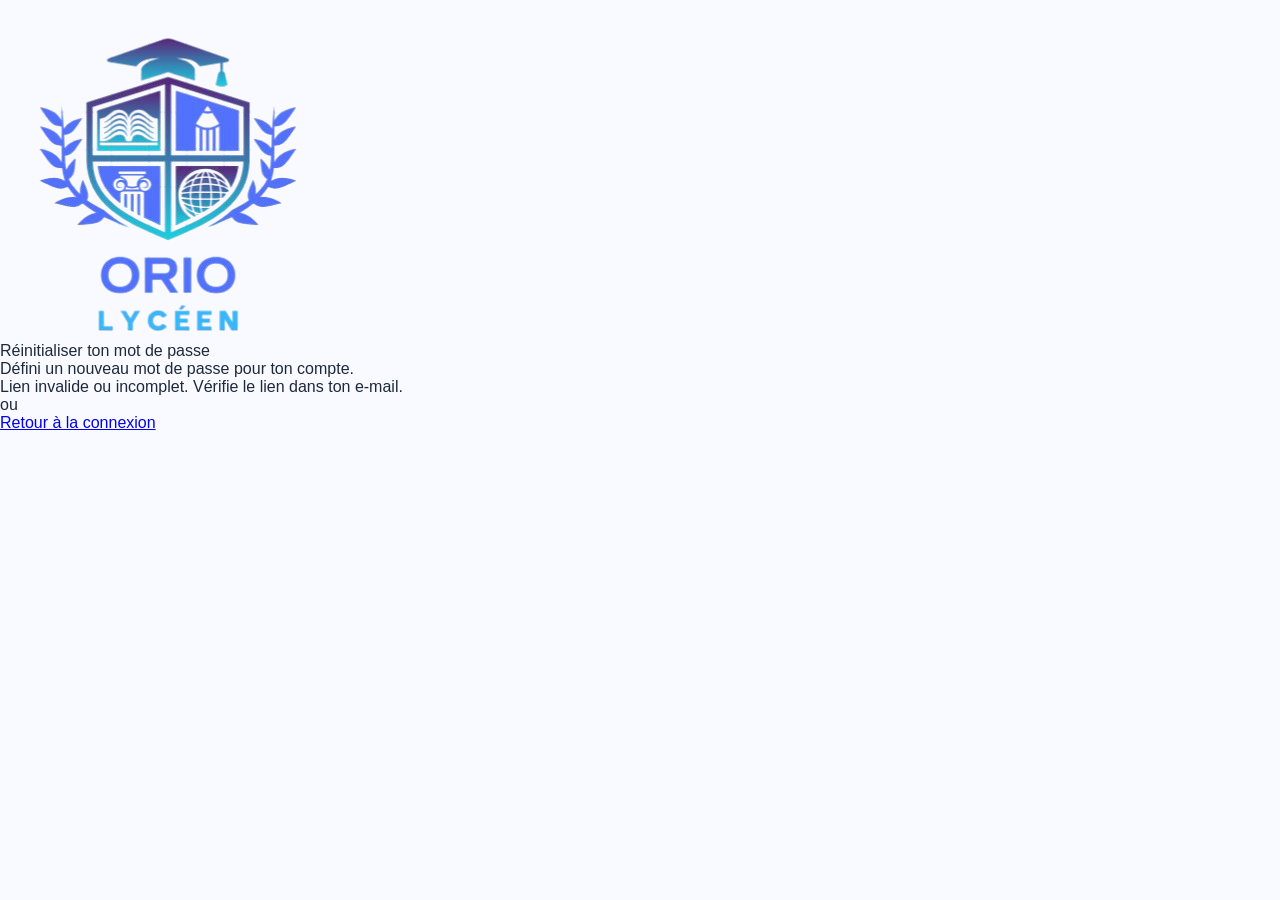
<file: pages/reset-password.html>
<!DOCTYPE html>
<html lang="fr">
<head>
  <meta charset="UTF-8" />
  <meta name="viewport" content="width=device-width, initial-scale=1.0" />
  <title>Réinitialisation du mot de passe - ORIO</title>
  <link rel="stylesheet" href="../assets/css/style.css" />
</head>
<body>
  <main class="auth-page">
    <div class="card">
      <div class="card-header">
        <div class="logo">
          <a href="index.html"><img src="../assets/images/logo.png" alt="ORIO" /></a>
        </div>
        <div class="card-title">Réinitialiser ton mot de passe</div>
        <div class="card-subtitle">Défini un nouveau mot de passe pour ton compte.</div>
      </div>

      <div class="error-box" id="message-box">
        <span id="message-text"></span>
      </div>

      <form id="reset-form" novalidate>
        <div class="form-group">
          <label for="password">Nouveau mot de passe <span>*</span></label>
          <input id="password" name="password" type="password" placeholder="Nouveau mot de passe" required autocomplete="new-password" />
        </div>

        <div class="form-group">
          <label for="password_confirm">Confirme le mot de passe <span>*</span></label>
          <input id="password_confirm" name="password_confirm" type="password" placeholder="Confirmer le mot de passe" required autocomplete="new-password" />
        </div>

        <button type="submit" class="btn-submit" id="submit-btn">Réinitialiser</button>
      </form>

      <div class="divider">ou</div>
      <div class="card-footer">
        <a href="login.html">Retour à la connexion</a>
      </div>
    </div>
  </main>

  <script src="shared.js"></script>
  <script>
    const params = new URLSearchParams(window.location.search);
    const uid = params.get('uid');
    const token = params.get('token');
    const form = document.getElementById('reset-form');
    const msgBox = document.getElementById('message-box');
    const msgText = document.getElementById('message-text');
    const btn = document.getElementById('submit-btn');

    if (!uid || !token) {
      msgText.textContent = 'Lien invalide ou incomplet. Vérifie le lien dans ton e-mail.';
      msgBox.classList.add('visible', 'error');
      form.style.display = 'none';
    }

    form.addEventListener('submit', async (e) => {
      e.preventDefault();
      msgBox.classList.remove('visible');
      btn.disabled = true;
      btn.textContent = 'Réinitialisation…';

      const res = await fetch('http://127.0.0.1:8000/api/auth/password-reset/confirm/', {
        method: 'POST',
        headers: { 'Content-Type': 'application/json' },
        body: JSON.stringify({
          uid,
          token,
          password: form.password.value,
          password_confirm: form.password_confirm.value,
        }),
      });

      const data = await res.json();
      btn.disabled = false;
      btn.textContent = 'Réinitialiser';

      if (res.ok) {
        msgText.textContent = data.message || 'Mot de passe réinitialisé. Tu peux te connecter.';
        msgBox.classList.add('visible');
        msgBox.classList.remove('error');
        setTimeout(() => { window.location.href = 'login.html'; }, 1800);
      } else {
        msgText.textContent = Array.isArray(data.error) ? data.error.join(' ') : data.error || 'Impossible de réinitialiser le mot de passe.';
        msgBox.classList.add('visible', 'error');
      }
    });
  </script>
</body>
</html>
</file>
<file: css/style.css>
/* ═══════════════════════════════════════════
       VARIABLES & RESET
    ═══════════════════════════════════════════ */
    :root {
      --indigo:       #6366f1;
      --indigo-dark:  #4f46e5;
      --indigo-light: #e0e7ff;
      --blue:         #38bdf8;
      --blue-dark:    #0284c7;
      --sky:          #f0f9ff;
      --green:        #34d399;
      --green-light:  #d1fae5;
      --yellow:       #fbbf24;
      --yellow-light: #fef3c7;
      --purple:       #a78bfa;
      --pink:         #f472b6;
      --orange:       #fb923c;
      --white:        #ffffff;
      --text:         #1e293b;
      --text-soft:    #64748b;
      --border:       #e2e8f0;
      --bg:           #f8faff;
      --radius:       20px;
      --radius-sm:    12px;
    }

    *, *::before, *::after { box-sizing: border-box; margin: 0; padding: 0; }

    html { scroll-behavior: smooth; }

    body {
      font-family: 'Nunito', sans-serif;
      color: var(--text);
      background: var(--bg);
      overflow-x: hidden;
    }

    /* ═══════════════════════════════════════════
       NAVBAR
    ═══════════════════════════════════════════ */
    .navbar {
      position: fixed;
      top: 0; left: 0; right: 0;
      z-index: 1000;
      padding: 0 32px;
      height: 70px;
      display: flex;
      align-items: center;
      justify-content: space-between;
      background: rgba(255,255,255,0.85);
      backdrop-filter: blur(18px);
      -webkit-backdrop-filter: blur(18px);
      border-bottom: 1.5px solid rgba(99,102,241,0.08);
      transition: box-shadow 0.3s, background 0.3s;
    }
    .navbar.scrolled {
      box-shadow: 0 4px 24px rgba(99,102,241,0.10);
      background: rgba(255,255,255,0.96);
    }

    /* Logo */
    .nav-logo {
      display: flex;
      align-items: center;
      gap: 10px;
      text-decoration: none;
    }
    .nav-logo-icon {
      width: 42px; height: 42px;
      background: linear-gradient(135deg, var(--indigo), var(--blue));
      border-radius: 13px;
      display: flex; align-items: center; justify-content: center;
      font-size: 22px;
      box-shadow: 0 3px 10px rgba(99,102,241,0.30);
      transition: transform 0.3s;
    }
    .nav-logo:hover .nav-logo-icon { transform: rotate(-8deg) scale(1.08); }
    .nav-logo-text {
      font-family: 'Baloo 2', cursive;
      font-size: 24px; font-weight: 900;
      background: linear-gradient(135deg, var(--indigo), var(--blue-dark));
      -webkit-background-clip: text;
      -webkit-text-fill-color: transparent;
      background-clip: text;
    }
    .nav-logo-tagline {
      font-size: 10px;
      color: var(--text-soft);
      font-weight: 600;
      letter-spacing: 0.5px;
      text-transform: uppercase;
      display: block;
      margin-top: -4px;
      -webkit-text-fill-color: var(--text-soft);
    }

    /* Nav links */
    .nav-links {
      display: flex;
      align-items: center;
      gap: 4px;
      list-style: none;
    }
    .nav-links a {
      text-decoration: none;
      font-size: 14px;
      font-weight: 600;
      color: var(--text-soft);
      padding: 7px 14px;
      border-radius: 10px;
      transition: color 0.2s, background 0.2s;
    }
    .nav-links a:hover {
      color: var(--indigo);
      background: var(--indigo-light);
    }
    .nav-links a.active {
      color: var(--indigo);
      background: var(--indigo-light);
    }

    /* Nav CTA */
    .nav-cta {
      display: flex;
      align-items: center;
      gap: 10px;
    }
    .btn-nav-login {
      font-family: 'Nunito', sans-serif;
      font-size: 14px; font-weight: 700;
      color: var(--indigo);
      background: none;
      border: 2px solid var(--indigo-light);
      border-radius: 10px;
      padding: 7px 18px;
      cursor: pointer;
      text-decoration: none;
      transition: border-color 0.2s, background 0.2s;
    }
    .btn-nav-login:hover {
      border-color: var(--indigo);
      background: var(--indigo-light);
    }
    .btn-nav-register {
      font-family: 'Nunito', sans-serif;
      font-size: 14px; font-weight: 700;
      color: white;
      background: linear-gradient(135deg, var(--indigo), var(--blue));
      border: none;
      border-radius: 10px;
      padding: 9px 20px;
      cursor: pointer;
      text-decoration: none;
      box-shadow: 0 3px 12px rgba(99,102,241,0.30);
      transition: transform 0.2s, box-shadow 0.2s;
    }
    .btn-nav-register:hover {
      transform: translateY(-2px);
      box-shadow: 0 6px 20px rgba(99,102,241,0.38);
    }

    /* Nav user (when logged in) */
    .nav-user {
      display: none;
      align-items: center;
      gap: 10px;
    }
    .nav-user.visible { display: flex; }
    .nav-avatar {
      width: 36px; height: 36px;
      border-radius: 50%;
      background: linear-gradient(135deg, var(--indigo), var(--blue));
      display: flex; align-items: center; justify-content: center;
      font-size: 15px; font-weight: 700; color: white;
      cursor: pointer;
    }
    .nav-user-name {
      font-size: 14px; font-weight: 700; color: var(--text);
    }
    .btn-nav-logout {
      font-size: 13px; font-weight: 600; color: var(--text-soft);
      background: none; border: 1.5px solid var(--border);
      border-radius: 8px; padding: 5px 12px; cursor: pointer;
      transition: color 0.2s, border-color 0.2s;
    }
    .btn-nav-logout:hover { color: #dc2626; border-color: #fecaca; }

    /* Hamburger */
    .hamburger {
      display: none;
      flex-direction: column;
      gap: 5px;
      background: none;
      border: none;
      cursor: pointer;
      padding: 4px;
    }
    .hamburger span {
      display: block;
      width: 24px; height: 2.5px;
      background: var(--text);
      border-radius: 99px;
      transition: transform 0.3s, opacity 0.3s;
    }
    .hamburger.open span:nth-child(1) { transform: translateY(7.5px) rotate(45deg); }
    .hamburger.open span:nth-child(2) { opacity: 0; }
    .hamburger.open span:nth-child(3) { transform: translateY(-7.5px) rotate(-45deg); }

    /* Mobile menu */
    .mobile-menu {
      display: none;
      position: fixed;
      top: 70px; left: 0; right: 0;
      background: rgba(255,255,255,0.97);
      backdrop-filter: blur(18px);
      padding: 20px 24px;
      border-bottom: 1.5px solid var(--border);
      z-index: 999;
      flex-direction: column;
      gap: 8px;
      animation: slideDown 0.3s ease;
    }
    .mobile-menu.open { display: flex; }
    @keyframes slideDown {
      from { opacity:0; transform: translateY(-10px); }
      to   { opacity:1; transform: translateY(0); }
    }
    .mobile-menu a {
      text-decoration: none;
      font-size: 15px; font-weight: 600;
      color: var(--text);
      padding: 10px 14px;
      border-radius: 10px;
      transition: background 0.2s, color 0.2s;
    }
    .mobile-menu a:hover { background: var(--indigo-light); color: var(--indigo); }
    .mobile-menu .mobile-divider { height:1px; background:var(--border); margin: 4px 0; }
    .mobile-menu .btn-mobile-register {
      background: linear-gradient(135deg, var(--indigo), var(--blue));
      color: white;
      text-align: center;
      border-radius: 12px;
      padding: 12px;
      font-weight: 700;
    }

    /* ═══════════════════════════════════════════
       HERO
    ═══════════════════════════════════════════ */
    .hero {
      min-height: 100vh;
      padding-top: 70px;
      display: flex;
      align-items: center;
      position: relative;
      overflow: hidden;
      background: linear-gradient(150deg, #f0f9ff 0%, #faf5ff 50%, #f0fdf4 100%);
    }

    /* Decorative blobs */
    .blob {
      position: absolute;
      border-radius: 50%;
      filter: blur(80px);
      opacity: 0.35;
      animation: blobMove 8s ease-in-out infinite alternate;
    }
    .blob-1 { width:500px; height:500px; background:var(--indigo); top:-150px; right:-100px; animation-delay:0s; }
    .blob-2 { width:400px; height:400px; background:var(--blue);   bottom:-100px; left:-80px;  animation-delay:2s; }
    .blob-3 { width:300px; height:300px; background:var(--green);  top:40%; left:40%; animation-delay:4s; }
    @keyframes blobMove {
      from { transform: scale(1) translate(0,0); }
      to   { transform: scale(1.15) translate(30px, 20px); }
    }

    /* Floating icons */
    .float-icon {
      position: absolute;
      font-size: 32px;
      animation: floatIcon 4s ease-in-out infinite;
      opacity: 0.7;
      user-select: none;
    }
    .float-icon:nth-child(1) { top:18%; left:6%;   animation-delay:0s;   animation-duration:3.5s; }
    .float-icon:nth-child(2) { top:25%; right:8%;  animation-delay:0.8s; animation-duration:4.2s; }
    .float-icon:nth-child(3) { bottom:28%; left:8%; animation-delay:1.6s; animation-duration:3.8s; }
    .float-icon:nth-child(4) { bottom:22%; right:6%;animation-delay:2.4s; animation-duration:4.5s; }
    .float-icon:nth-child(5) { top:55%; left:3%;   animation-delay:1.2s; animation-duration:3.2s; }
    @keyframes floatIcon {
      0%,100% { transform: translateY(0) rotate(-5deg); }
      50%     { transform: translateY(-18px) rotate(5deg); }
    }

    .hero-inner {
      position: relative; z-index: 1;
      max-width: 1200px;
      margin: 0 auto;
      padding: 80px 40px;
      display: grid;
      grid-template-columns: 1fr 1fr;
      align-items: center;
      gap: 60px;
    }

    /* Hero text */
    .hero-badge {
      display: inline-flex;
      align-items: center;
      gap: 8px;
      background: white;
      border: 1.5px solid var(--indigo-light);
      border-radius: 99px;
      padding: 6px 16px;
      font-size: 13px;
      font-weight: 700;
      color: var(--indigo);
      margin-bottom: 24px;
      box-shadow: 0 2px 10px rgba(99,102,241,0.12);
      animation: fadeIn 0.6s ease both;
    }
    .hero-badge-dot {
      width: 8px; height: 8px;
      border-radius: 50%;
      background: var(--green);
      animation: pulse 2s ease-in-out infinite;
    }
    @keyframes pulse {
      0%,100% { box-shadow: 0 0 0 0 rgba(52,211,153,0.4); }
      50%     { box-shadow: 0 0 0 6px rgba(52,211,153,0); }
    }

    .hero-title {
      font-family: 'Baloo 2', cursive;
      font-size: clamp(36px, 5vw, 58px);
      font-weight: 900;
      line-height: 1.1;
      color: var(--text);
      margin-bottom: 20px;
      animation: fadeInUp 0.7s 0.1s ease both;
    }
    .hero-title .highlight {
      background: linear-gradient(135deg, var(--indigo), var(--blue));
      -webkit-background-clip: text;
      -webkit-text-fill-color: transparent;
      background-clip: text;
    }
    .hero-title .underline-wave {
      position: relative;
      display: inline-block;
    }
    .hero-title .underline-wave::after {
      content: '';
      position: absolute;
      bottom: -4px; left: 0; right: 0;
      height: 6px;
      background: url("data:image/svg+xml,%3Csvg xmlns='http://www.w3.org/2000/svg' viewBox='0 0 200 8'%3E%3Cpath d='M0 4 Q25 0 50 4 Q75 8 100 4 Q125 0 150 4 Q175 8 200 4' stroke='%2334d399' stroke-width='3' fill='none'/%3E%3C/svg%3E") repeat-x center / 100px 8px;
    }

    .hero-desc {
      font-size: 17px;
      color: var(--text-soft);
      line-height: 1.7;
      margin-bottom: 32px;
      max-width: 480px;
      animation: fadeInUp 0.7s 0.2s ease both;
    }

    .hero-actions {
      display: flex;
      gap: 14px;
      flex-wrap: wrap;
      animation: fadeInUp 0.7s 0.3s ease both;
    }
    .btn-hero-primary {
      display: inline-flex;
      align-items: center;
      gap: 8px;
      background: linear-gradient(135deg, var(--indigo), var(--blue));
      color: white;
      font-family: 'Baloo 2', cursive;
      font-size: 16px; font-weight: 700;
      padding: 14px 28px;
      border-radius: 14px;
      text-decoration: none;
      box-shadow: 0 6px 20px rgba(99,102,241,0.35);
      transition: transform 0.2s, box-shadow 0.2s;
    }
    .btn-hero-primary:hover {
      transform: translateY(-3px);
      box-shadow: 0 12px 30px rgba(99,102,241,0.42);
    }
    .btn-hero-secondary {
      display: inline-flex;
      align-items: center;
      gap: 8px;
      background: white;
      color: var(--text);
      font-family: 'Nunito', sans-serif;
      font-size: 15px; font-weight: 700;
      padding: 14px 24px;
      border-radius: 14px;
      text-decoration: none;
      border: 2px solid var(--border);
      box-shadow: 0 2px 8px rgba(0,0,0,0.06);
      transition: border-color 0.2s, transform 0.2s;
    }
    .btn-hero-secondary:hover {
      border-color: var(--indigo);
      color: var(--indigo);
      transform: translateY(-2px);
    }

    /* Hero stats */
    .hero-stats {
      display: flex;
      gap: 24px;
      margin-top: 40px;
      animation: fadeInUp 0.7s 0.4s ease both;
    }
    .stat-item { text-align: center; }
    .stat-num {
      font-family: 'Baloo 2', cursive;
      font-size: 26px; font-weight: 900;
      background: linear-gradient(135deg, var(--indigo), var(--blue));
      -webkit-background-clip: text;
      -webkit-text-fill-color: transparent;
      background-clip: text;
    }
    .stat-label { font-size: 12px; color: var(--text-soft); font-weight: 600; }
    .stat-divider { width:1px; background:var(--border); margin: 4px 0; }

    /* Hero visual */
    .hero-visual {
      position: relative;
      animation: fadeInRight 0.8s 0.2s ease both;
    }
    @keyframes fadeInRight {
      from { opacity:0; transform: translateX(40px); }
      to   { opacity:1; transform: translateX(0); }
    }
    .hero-card-main {
      background: white;
      border-radius: 24px;
      padding: 28px;
      box-shadow: 0 20px 60px rgba(99,102,241,0.14), 0 4px 16px rgba(0,0,0,0.06);
      position: relative;
      z-index: 2;
    }
    .hc-header {
      display: flex; align-items: center; gap: 12px; margin-bottom: 20px;
    }
    .hc-avatar {
      width: 44px; height: 44px; border-radius: 50%;
      background: linear-gradient(135deg, var(--indigo), var(--purple));
      display: flex; align-items: center; justify-content: center;
      font-size: 20px;
    }
    .hc-name { font-weight: 700; font-size: 15px; }
    .hc-tag { font-size: 12px; color: var(--text-soft); }
    .hc-badge-bac {
      margin-left: auto;
      background: var(--yellow-light);
      color: #92400e;
      font-size: 11px; font-weight: 700;
      padding: 4px 10px; border-radius: 99px;
    }

    /* Score bars */
    .score-bars { display: flex; flex-direction: column; gap: 10px; margin-bottom: 20px; }
    .score-row { display: flex; align-items: center; gap: 10px; }
    .score-label { font-size: 12px; font-weight: 600; color: var(--text-soft); width: 80px; flex-shrink:0; }
    .score-bar-bg {
      flex: 1; height: 8px; border-radius: 99px;
      background: var(--border); overflow: hidden;
    }
    .score-bar-fill {
      height: 100%; border-radius: 99px;
      animation: barGrow 1.2s cubic-bezier(.16,1,.3,1) both;
    }
    @keyframes barGrow {
      from { width: 0%; }
    }
    .score-pct { font-size: 12px; font-weight: 700; width: 34px; text-align: right; }

    /* Result chips */
    .result-chips { display: flex; flex-wrap: wrap; gap: 8px; }
    .chip {
      display: inline-flex; align-items: center; gap: 6px;
      padding: 6px 12px; border-radius: 99px;
      font-size: 12px; font-weight: 700;
      animation: chipPop 0.5s ease both;
    }
    @keyframes chipPop {
      from { transform: scale(0.7); opacity:0; }
      to   { transform: scale(1); opacity:1; }
    }
    .chip-1 { background:var(--indigo-light); color:var(--indigo-dark); animation-delay:0.6s; }
    .chip-2 { background:var(--green-light);  color:#065f46;            animation-delay:0.8s; }
    .chip-3 { background:var(--yellow-light); color:#92400e;            animation-delay:1.0s; }

    /* Floating mini-cards */
    .mini-card {
      position: absolute;
      background: white;
      border-radius: 16px;
      padding: 12px 16px;
      box-shadow: 0 8px 30px rgba(0,0,0,0.10);
      font-size: 13px; font-weight: 700;
      display: flex; align-items: center; gap: 8px;
      animation: floatCard 3s ease-in-out infinite;
      z-index: 3;
    }
    .mini-card:nth-of-type(1) { bottom: -20px; left: -40px; animation-delay:0.5s; }
    .mini-card:nth-of-type(2) { top: -20px; right: -30px; animation-delay:1.5s; }
    @keyframes floatCard {
      0%,100% { transform: translateY(0); }
      50%     { transform: translateY(-8px); }
    }

    /* ═══════════════════════════════════════════
       HOW IT WORKS
    ═══════════════════════════════════════════ */
    .section {
      padding: 100px 40px;
      max-width: 1200px;
      margin: 0 auto;
    }
    .section-tag {
      display: inline-flex; align-items: center; gap: 6px;
      background: var(--indigo-light); color: var(--indigo);
      font-size: 12px; font-weight: 700; letter-spacing: 0.5px;
      text-transform: uppercase;
      padding: 6px 14px; border-radius: 99px;
      margin-bottom: 16px;
    }
    .section-title {
      font-family: 'Baloo 2', cursive;
      font-size: clamp(28px, 4vw, 42px);
      font-weight: 900;
      color: var(--text);
      margin-bottom: 12px;
    }
    .section-desc {
      font-size: 16px;
      color: var(--text-soft);
      max-width: 540px;
      line-height: 1.7;
      margin-bottom: 60px;
    }

    /* Steps */
    .steps-grid {
      display: grid;
      grid-template-columns: repeat(auto-fit, minmax(220px, 1fr));
      gap: 24px;
    }
    .step-card {
      background: white;
      border-radius: var(--radius);
      padding: 28px 24px;
      border: 2px solid transparent;
      box-shadow: 0 2px 12px rgba(0,0,0,0.05);
      transition: transform 0.25s, box-shadow 0.25s, border-color 0.25s;
      position: relative;
      overflow: hidden;
    }
    .step-card::before {
      content: '';
      position: absolute; top:0; left:0; right:0; height:4px;
      border-radius: 99px 99px 0 0;
    }
    .step-card:nth-child(1)::before { background: linear-gradient(90deg, var(--indigo), var(--purple)); }
    .step-card:nth-child(2)::before { background: linear-gradient(90deg, var(--blue), var(--green)); }
    .step-card:nth-child(3)::before { background: linear-gradient(90deg, var(--yellow), var(--orange)); }
    .step-card:nth-child(4)::before { background: linear-gradient(90deg, var(--green), var(--blue)); }
    .step-card:nth-child(5)::before { background: linear-gradient(90deg, var(--pink), var(--purple)); }
    .step-card:hover {
      transform: translateY(-6px);
      box-shadow: 0 12px 40px rgba(99,102,241,0.14);
      border-color: var(--indigo-light);
    }
    .step-num {
      width: 36px; height: 36px;
      border-radius: 50%;
      background: var(--indigo-light);
      color: var(--indigo);
      font-family: 'Baloo 2', cursive;
      font-size: 16px; font-weight: 900;
      display: flex; align-items: center; justify-content: center;
      margin-bottom: 16px;
    }
    .step-emoji { font-size: 32px; margin-bottom: 12px; }
    .step-title { font-family:'Baloo 2',cursive; font-size:17px; font-weight:800; margin-bottom:8px; }
    .step-desc { font-size:13px; color:var(--text-soft); line-height:1.6; }

    /* ═══════════════════════════════════════════
       FEATURES
    ═══════════════════════════════════════════ */
    .features-bg {
      background: linear-gradient(135deg, #f8faff 0%, #faf5ff 100%);
      padding: 100px 40px;
    }
    .features-inner {
      max-width: 1200px;
      margin: 0 auto;
    }
    .features-grid {
      display: grid;
      grid-template-columns: repeat(3, 1fr);
      gap: 24px;
    }
    .feature-card {
      background: white;
      border-radius: var(--radius);
      padding: 32px 28px;
      box-shadow: 0 2px 14px rgba(0,0,0,0.05);
      transition: transform 0.25s, box-shadow 0.25s;
    }
    .feature-card:hover {
      transform: translateY(-5px);
      box-shadow: 0 12px 40px rgba(99,102,241,0.12);
    }
    .feature-icon {
      width: 56px; height: 56px;
      border-radius: 16px;
      display: flex; align-items: center; justify-content: center;
      font-size: 26px;
      margin-bottom: 18px;
    }
    .fi-1 { background: var(--indigo-light); }
    .fi-2 { background: var(--green-light); }
    .fi-3 { background: var(--yellow-light); }
    .fi-4 { background: #fce7f3; }
    .fi-5 { background: #e0f2fe; }
    .fi-6 { background: #ede9fe; }
    .feature-title { font-family:'Baloo 2',cursive; font-size:17px; font-weight:800; margin-bottom:8px; }
    .feature-desc { font-size:13px; color:var(--text-soft); line-height:1.7; }

    /* ═══════════════════════════════════════════
       TESTS SECTION
    ═══════════════════════════════════════════ */
    .tests-section { padding: 100px 40px; max-width:1200px; margin:0 auto; }
    .tests-grid {
      display: grid;
      grid-template-columns: repeat(3, 1fr);
      gap: 28px;
    }
    .test-card {
      border-radius: 24px;
      padding: 36px 28px;
      text-align: center;
      position: relative;
      overflow: hidden;
      transition: transform 0.25s;
    }
    .test-card:hover { transform: translateY(-6px); }
    .test-card-1 { background: linear-gradient(145deg, #ede9fe, #e0e7ff); }
    .test-card-2 { background: linear-gradient(145deg, #d1fae5, #e0f2fe); }
    .test-card-3 { background: linear-gradient(145deg, #fef3c7, #ffedd5); }
    .test-card-emoji { font-size: 52px; margin-bottom: 16px; display:block; }
    .test-card-title { font-family:'Baloo 2',cursive; font-size:20px; font-weight:900; margin-bottom:8px; color:var(--text); }
    .test-card-desc { font-size:13px; color:var(--text-soft); line-height:1.6; margin-bottom:20px; }
    .test-card-tags { display:flex; flex-wrap:wrap; gap:6px; justify-content:center; }
    .test-tag {
      background: rgba(255,255,255,0.7);
      border-radius: 99px;
      padding: 4px 10px;
      font-size: 11px; font-weight: 700;
      color: var(--text);
    }

    /* ═══════════════════════════════════════════
       CTA BANNER
    ═══════════════════════════════════════════ */
    .cta-banner {
      margin: 0 40px 80px;
      border-radius: 28px;
      background: linear-gradient(135deg, var(--indigo) 0%, var(--blue-dark) 60%, #0ea5e9 100%);
      padding: 70px 60px;
      text-align: center;
      position: relative;
      overflow: hidden;
    }
    .cta-banner::before {
      content: '';
      position: absolute; inset:0;
      background: url("data:image/svg+xml,%3Csvg width='60' height='60' viewBox='0 0 60 60' xmlns='http://www.w3.org/2000/svg'%3E%3Ccircle cx='30' cy='30' r='2' fill='rgba(255,255,255,0.07)'/%3E%3C/svg%3E") repeat;
    }
    .cta-title {
      font-family: 'Baloo 2', cursive;
      font-size: clamp(28px, 4vw, 44px);
      font-weight: 900;
      color: white;
      margin-bottom: 14px;
      position: relative;
    }
    .cta-desc {
      font-size: 16px;
      color: rgba(255,255,255,0.80);
      margin-bottom: 32px;
      position: relative;
    }
    .btn-cta {
      display: inline-flex; align-items: center; gap: 8px;
      background: white;
      color: var(--indigo-dark);
      font-family: 'Baloo 2', cursive;
      font-size: 17px; font-weight: 800;
      padding: 16px 36px;
      border-radius: 14px;
      text-decoration: none;
      box-shadow: 0 6px 24px rgba(0,0,0,0.20);
      transition: transform 0.2s, box-shadow 0.2s;
      position: relative;
    }
    .btn-cta:hover { transform: translateY(-3px); box-shadow: 0 12px 36px rgba(0,0,0,0.25); }

    /* ═══════════════════════════════════════════
       FOOTER
    ═══════════════════════════════════════════ */
    footer {
      background: white;
      border-top: 1.5px solid var(--border);
      padding: 48px 40px 32px;
    }
    .footer-inner {
      max-width: 1200px;
      margin: 0 auto;
      display: grid;
      grid-template-columns: 2fr 1fr 1fr 1fr;
      gap: 40px;
      margin-bottom: 40px;
    }
    .footer-brand-desc { font-size:14px; color:var(--text-soft); line-height:1.7; margin-top:12px; }
    .footer-col-title { font-family:'Baloo 2',cursive; font-weight:800; margin-bottom:14px; font-size:15px; }
    .footer-col ul { list-style:none; display:flex; flex-direction:column; gap:8px; }
    .footer-col ul a {
      text-decoration:none; font-size:14px; color:var(--text-soft);
      transition:color 0.2s;
    }
    .footer-col ul a:hover { color:var(--indigo); }
    .footer-bottom {
      max-width:1200px; margin:0 auto;
      border-top:1px solid var(--border);
      padding-top:24px;
      display:flex; justify-content:space-between; align-items:center;
      flex-wrap:wrap; gap:12px;
    }
    .footer-bottom p { font-size:13px; color:var(--text-soft); }
    .footer-badges { display:flex; gap:8px; }
    .footer-badge {
      background:var(--indigo-light); color:var(--indigo);
      font-size:11px; font-weight:700;
      padding:4px 10px; border-radius:99px;
    }

    /* ═══════════════════════════════════════════
       ANIMATIONS
    ═══════════════════════════════════════════ */
    @keyframes fadeIn    { from { opacity:0; } to { opacity:1; } }
    @keyframes fadeInUp  { from { opacity:0; transform: translateY(20px); } to { opacity:1; transform: translateY(0); } }

    .reveal {
      opacity: 0;
      transform: translateY(30px);
      transition: opacity 0.6s ease, transform 0.6s ease;
    }
    .reveal.visible { opacity:1; transform: translateY(0); }

    /* ═══════════════════════════════════════════
       RESPONSIVE
    ═══════════════════════════════════════════ */
    @media (max-width: 900px) {
      .nav-links, .nav-cta { display: none; }
      .hamburger { display: flex; }

      .hero-inner {
        grid-template-columns: 1fr;
        padding: 60px 24px;
        text-align: center;
      }
      .hero-desc { margin: 0 auto 32px; }
      .hero-actions { justify-content: center; }
      .hero-stats { justify-content: center; }
      .hero-visual { display: none; }

      .features-grid { grid-template-columns: 1fr 1fr; }
      .tests-grid { grid-template-columns: 1fr; }
      .footer-inner { grid-template-columns: 1fr 1fr; }
    }
    @media (max-width: 600px) {
      .navbar { padding: 0 20px; }
      .section, .tests-section { padding: 60px 20px; }
      .features-bg { padding: 60px 20px; }
      .cta-banner { margin: 0 20px 60px; padding: 48px 24px; }
      .features-grid { grid-template-columns: 1fr; }
      .footer-inner { grid-template-columns: 1fr; }
      footer { padding: 40px 20px 24px; }
    }
</file>
<file: assets/css/style.css>
/* ═══════════════════════════════════════════
       VARIABLES & RESET
    ═══════════════════════════════════════════ */
    :root {
      --indigo:       #6366f1;
      --indigo-dark:  #4f46e5;
      --indigo-light: #e0e7ff;
      --blue:         #38bdf8;
      --blue-dark:    #0284c7;
      --sky:          #f0f9ff;
      --green:        #34d399;
      --green-light:  #d1fae5;
      --yellow:       #fbbf24;
      --yellow-light: #fef3c7;
      --purple:       #a78bfa;
      --pink:         #f472b6;
      --orange:       #fb923c;
      --white:        #ffffff;
      --text:         #1e293b;
      --text-soft:    #64748b;
      --border:       #e2e8f0;
      --bg:           #f8faff;
      --radius:       20px;
      --radius-sm:    12px;
    }

    *, *::before, *::after { box-sizing: border-box; margin: 0; padding: 0; }

    html { scroll-behavior: smooth; }

    body {
      font-family: 'Nunito', sans-serif;
      color: var(--text);
      background: var(--bg);
      overflow-x: hidden;
    }

    /* ═══════════════════════════════════════════
       NAVBAR
    ═══════════════════════════════════════════ */
    .navbar {
      position: fixed;
      top: 0; left: 0; right: 0;
      z-index: 1000;
      padding: 0 32px;
      height: 70px;
      display: flex;
      align-items: center;
      justify-content: space-between;
      background: rgba(255,255,255,0.85);
      backdrop-filter: blur(18px);
      -webkit-backdrop-filter: blur(18px);
      border-bottom: 1.5px solid rgba(99,102,241,0.08);
      transition: box-shadow 0.3s, background 0.3s;
    }
    .navbar.scrolled {
      box-shadow: 0 4px 24px rgba(99,102,241,0.10);
      background: rgba(255,255,255,0.96);
    }

    /* Logo */
    .nav-logo {
      display: flex;
      align-items: center;
      gap: 10px;
      text-decoration: none;
    }
    .nav-logo-icon {
      width: 42px; height: 42px;
      display: flex; align-items: center; justify-content: center;
      font-size: 22px;
      transition: transform 0.3s;
    }
    .nav-logo-icon img {
      width: 100%;
      height: 100%;
      object-fit: contain;
    }
    .nav-logo:hover .nav-logo-icon { transform: rotate(-8deg) scale(1.08); }
    .nav-logo-text {
      font-family: 'Baloo 2', cursive;
      font-size: 24px; font-weight: 900;
      background: linear-gradient(135deg, var(--indigo), var(--blue-dark));
      -webkit-background-clip: text;
      -webkit-text-fill-color: transparent;
      background-clip: text;
    }
    .nav-logo-tagline {
      font-size: 10px;
      color: var(--text-soft);
      font-weight: 600;
      letter-spacing: 0.5px;
      text-transform: uppercase;
      display: block;
      margin-top: -4px;
      -webkit-text-fill-color: var(--text-soft);
    }

    /* Nav links */
    .nav-links {
      display: flex;
      align-items: center;
      gap: 4px;
      list-style: none;
    }
    .nav-links a {
      text-decoration: none;
      font-size: 14px;
      font-weight: 600;
      color: var(--text-soft);
      padding: 7px 14px;
      border-radius: 10px;
      transition: color 0.2s, background 0.2s;
    }
    .nav-links a:hover {
      color: var(--indigo);
      background: var(--indigo-light);
    }
    .nav-links a.active {
      color: var(--indigo);
      background: var(--indigo-light);
    }

    /* Nav CTA */
    .nav-cta {
      display: flex;
      align-items: center;
      gap: 10px;
    }
    .btn-nav-login {
      font-family: 'Nunito', sans-serif;
      font-size: 14px; font-weight: 700;
      color: var(--indigo);
      background: none;
      border: 2px solid var(--indigo-light);
      border-radius: 10px;
      padding: 7px 18px;
      cursor: pointer;
      text-decoration: none;
      transition: border-color 0.2s, background 0.2s;
    }
    .btn-nav-login:hover {
      border-color: var(--indigo);
      background: var(--indigo-light);
    }
    .btn-nav-register {
      font-family: 'Nunito', sans-serif;
      font-size: 14px; font-weight: 700;
      color: white;
      background: linear-gradient(135deg, var(--indigo), var(--blue));
      border: none;
      border-radius: 10px;
      padding: 9px 20px;
      cursor: pointer;
      text-decoration: none;
      box-shadow: 0 3px 12px rgba(99,102,241,0.30);
      transition: transform 0.2s, box-shadow 0.2s;
    }
    .btn-nav-register:hover {
      transform: translateY(-2px);
      box-shadow: 0 6px 20px rgba(99,102,241,0.38);
    }

    /* Nav user (when logged in) */
    .nav-user {
      display: none;
      align-items: center;
      gap: 10px;
    }
    .nav-user.visible { display: flex; }
    .nav-avatar {
      width: 36px; height: 36px;
      border-radius: 50%;
      background: linear-gradient(135deg, var(--indigo), var(--blue));
      display: flex; align-items: center; justify-content: center;
      font-size: 15px; font-weight: 700; color: white;
      cursor: pointer;
    }
    .nav-user-name {
      font-size: 14px; font-weight: 700; color: var(--text);
    }
    .btn-nav-logout {
      font-size: 13px; font-weight: 600; color: var(--text-soft);
      background: none; border: 1.5px solid var(--border);
      border-radius: 8px; padding: 5px 12px; cursor: pointer;
      transition: color 0.2s, border-color 0.2s;
    }
    .btn-nav-logout:hover { color: #dc2626; border-color: #fecaca; }

    /* Hamburger */
    .hamburger {
      display: none;
      flex-direction: column;
      gap: 5px;
      background: none;
      border: none;
      cursor: pointer;
      padding: 4px;
    }
    .hamburger span {
      display: block;
      width: 24px; height: 2.5px;
      background: var(--text);
      border-radius: 99px;
      transition: transform 0.3s, opacity 0.3s;
    }
    .hamburger.open span:nth-child(1) { transform: translateY(7.5px) rotate(45deg); }
    .hamburger.open span:nth-child(2) { opacity: 0; }
    .hamburger.open span:nth-child(3) { transform: translateY(-7.5px) rotate(-45deg); }

    /* Mobile menu */
    .mobile-menu {
      display: none;
      position: fixed;
      top: 70px; left: 0; right: 0;
      background: rgba(255,255,255,0.97);
      backdrop-filter: blur(18px);
      padding: 20px 24px;
      border-bottom: 1.5px solid var(--border);
      z-index: 999;
      flex-direction: column;
      gap: 8px;
      animation: slideDown 0.3s ease;
    }
    .mobile-menu.open { display: flex; }
    @keyframes slideDown {
      from { opacity:0; transform: translateY(-10px); }
      to   { opacity:1; transform: translateY(0); }
    }
    .mobile-menu a {
      text-decoration: none;
      font-size: 15px; font-weight: 600;
      color: var(--text);
      padding: 10px 14px;
      border-radius: 10px;
      transition: background 0.2s, color 0.2s;
    }
    .mobile-menu a:hover { background: var(--indigo-light); color: var(--indigo); }
    .mobile-menu .mobile-divider { height:1px; background:var(--border); margin: 4px 0; }
    .mobile-menu .btn-mobile-register {
      background: linear-gradient(135deg, var(--indigo), var(--blue));
      color: white;
      text-align: center;
      border-radius: 12px;
      padding: 12px;
      font-weight: 700;
    }

    /* ═══════════════════════════════════════════
       HERO
    ═══════════════════════════════════════════ */
    .hero {
      min-height: 100vh;
      padding-top: 70px;
      display: flex;
      align-items: center;
      position: relative;
      overflow: hidden;
      background: linear-gradient(150deg, #f0f9ff 0%, #faf5ff 50%, #f0fdf4 100%);
    }

    /* Decorative blobs */
    .blob {
      position: absolute;
      border-radius: 50%;
      filter: blur(80px);
      opacity: 0.35;
      animation: blobMove 8s ease-in-out infinite alternate;
    }
    .blob-1 { width:500px; height:500px; background:var(--indigo); top:-150px; right:-100px; animation-delay:0s; }
    .blob-2 { width:400px; height:400px; background:var(--blue);   bottom:-100px; left:-80px;  animation-delay:2s; }
    .blob-3 { width:300px; height:300px; background:var(--green);  top:40%; left:40%; animation-delay:4s; }
    @keyframes blobMove {
      from { transform: scale(1) translate(0,0); }
      to   { transform: scale(1.15) translate(30px, 20px); }
    }

    /* Floating icons */
    .float-icon {
      position: absolute;
      font-size: 32px;
      animation: floatIcon 4s ease-in-out infinite;
      opacity: 0.7;
      user-select: none;
    }
    .float-icon:nth-child(1) { top:18%; left:6%;   animation-delay:0s;   animation-duration:3.5s; }
    .float-icon:nth-child(2) { top:25%; right:8%;  animation-delay:0.8s; animation-duration:4.2s; }
    .float-icon:nth-child(3) { bottom:28%; left:8%; animation-delay:1.6s; animation-duration:3.8s; }
    .float-icon:nth-child(4) { bottom:22%; right:6%;animation-delay:2.4s; animation-duration:4.5s; }
    .float-icon:nth-child(5) { top:55%; left:3%;   animation-delay:1.2s; animation-duration:3.2s; }
    @keyframes floatIcon {
      0%,100% { transform: translateY(0) rotate(-5deg); }
      50%     { transform: translateY(-18px) rotate(5deg); }
    }

    .hero-inner {
      position: relative; z-index: 1;
      max-width: 1200px;
      margin: 0 auto;
      padding: 80px 40px;
      display: grid;
      grid-template-columns: 1fr 1fr;
      align-items: center;
      gap: 60px;
    }

    /* Hero text */
    .hero-badge {
      display: inline-flex;
      align-items: center;
      gap: 8px;
      background: white;
      border: 1.5px solid var(--indigo-light);
      border-radius: 99px;
      padding: 6px 16px;
      font-size: 13px;
      font-weight: 700;
      color: var(--indigo);
      margin-bottom: 24px;
      box-shadow: 0 2px 10px rgba(99,102,241,0.12);
      animation: fadeIn 0.6s ease both;
    }
    .hero-badge-dot {
      width: 8px; height: 8px;
      border-radius: 50%;
      background: var(--green);
      animation: pulse 2s ease-in-out infinite;
    }
    @keyframes pulse {
      0%,100% { box-shadow: 0 0 0 0 rgba(52,211,153,0.4); }
      50%     { box-shadow: 0 0 0 6px rgba(52,211,153,0); }
    }

    .hero-title {
      font-family: 'Baloo 2', cursive;
      font-size: clamp(36px, 5vw, 58px);
      font-weight: 900;
      line-height: 1.1;
      color: var(--text);
      margin-bottom: 20px;
      animation: fadeInUp 0.7s 0.1s ease both;
    }
    .hero-title .highlight {
      background: linear-gradient(135deg, var(--indigo), var(--blue));
      -webkit-background-clip: text;
      -webkit-text-fill-color: transparent;
      background-clip: text;
    }
    .hero-title .underline-wave {
      position: relative;
      display: inline-block;
    }
    .hero-title .underline-wave::after {
      content: '';
      position: absolute;
      bottom: -4px; left: 0; right: 0;
      height: 6px;
      background: url("data:image/svg+xml,%3Csvg xmlns='http://www.w3.org/2000/svg' viewBox='0 0 200 8'%3E%3Cpath d='M0 4 Q25 0 50 4 Q75 8 100 4 Q125 0 150 4 Q175 8 200 4' stroke='%2334d399' stroke-width='3' fill='none'/%3E%3C/svg%3E") repeat-x center / 100px 8px;
    }

    .hero-desc {
      font-size: 17px;
      color: var(--text-soft);
      line-height: 1.7;
      margin-bottom: 32px;
      max-width: 480px;
      animation: fadeInUp 0.7s 0.2s ease both;
    }

    .hero-actions {
      display: flex;
      gap: 14px;
      flex-wrap: wrap;
      animation: fadeInUp 0.7s 0.3s ease both;
    }
    .btn-hero-primary {
      display: inline-flex;
      align-items: center;
      gap: 8px;
      background: linear-gradient(135deg, var(--indigo), var(--blue));
      color: white;
      font-family: 'Baloo 2', cursive;
      font-size: 16px; font-weight: 700;
      padding: 14px 28px;
      border-radius: 14px;
      text-decoration: none;
      box-shadow: 0 6px 20px rgba(99,102,241,0.35);
      transition: transform 0.2s, box-shadow 0.2s;
    }
    .btn-hero-primary:hover {
      transform: translateY(-3px);
      box-shadow: 0 12px 30px rgba(99,102,241,0.42);
    }
    .btn-hero-secondary {
      display: inline-flex;
      align-items: center;
      gap: 8px;
      background: white;
      color: var(--text);
      font-family: 'Nunito', sans-serif;
      font-size: 15px; font-weight: 700;
      padding: 14px 24px;
      border-radius: 14px;
      text-decoration: none;
      border: 2px solid var(--border);
      box-shadow: 0 2px 8px rgba(0,0,0,0.06);
      transition: border-color 0.2s, transform 0.2s;
    }
    .btn-hero-secondary:hover {
      border-color: var(--indigo);
      color: var(--indigo);
      transform: translateY(-2px);
    }

    /* Hero stats */
    .hero-stats {
      display: flex;
      gap: 24px;
      margin-top: 40px;
      animation: fadeInUp 0.7s 0.4s ease both;
    }
    .stat-item { text-align: center; }
    .stat-num {
      font-family: 'Baloo 2', cursive;
      font-size: 26px; font-weight: 900;
      background: linear-gradient(135deg, var(--indigo), var(--blue));
      -webkit-background-clip: text;
      -webkit-text-fill-color: transparent;
      background-clip: text;
    }
    .stat-label { font-size: 12px; color: var(--text-soft); font-weight: 600; }
    .stat-divider { width:1px; background:var(--border); margin: 4px 0; }

    /* Hero visual */
    .hero-visual {
      position: relative;
      animation: fadeInRight 0.8s 0.2s ease both;
    }
    @keyframes fadeInRight {
      from { opacity:0; transform: translateX(40px); }
      to   { opacity:1; transform: translateX(0); }
    }
    .hero-card-main {
      background: white;
      border-radius: 24px;
      padding: 28px;
      box-shadow: 0 20px 60px rgba(99,102,241,0.14), 0 4px 16px rgba(0,0,0,0.06);
      position: relative;
      z-index: 2;
    }
    .hc-header {
      display: flex; align-items: center; gap: 12px; margin-bottom: 20px;
    }
    .hc-avatar {
      width: 44px; height: 44px; border-radius: 50%;
      background: linear-gradient(135deg, var(--indigo), var(--purple));
      display: flex; align-items: center; justify-content: center;
      font-size: 20px;
    }
    .hc-name { font-weight: 700; font-size: 15px; }
    .hc-tag { font-size: 12px; color: var(--text-soft); }
    .hc-badge-bac {
      margin-left: auto;
      background: var(--yellow-light);
      color: #92400e;
      font-size: 11px; font-weight: 700;
      padding: 4px 10px; border-radius: 99px;
    }

    /* Score bars */
    .score-bars { display: flex; flex-direction: column; gap: 10px; margin-bottom: 20px; }
    .score-row { display: flex; align-items: center; gap: 10px; }
    .score-label { font-size: 12px; font-weight: 600; color: var(--text-soft); width: 80px; flex-shrink:0; }
    .score-bar-bg {
      flex: 1; height: 8px; border-radius: 99px;
      background: var(--border); overflow: hidden;
    }
    .score-bar-fill {
      height: 100%; border-radius: 99px;
      animation: barGrow 1.2s cubic-bezier(.16,1,.3,1) both;
    }
    @keyframes barGrow {
      from { width: 0%; }
    }
    .score-pct { font-size: 12px; font-weight: 700; width: 34px; text-align: right; }

    /* Result chips */
    .result-chips { display: flex; flex-wrap: wrap; gap: 8px; }
    .chip {
      display: inline-flex; align-items: center; gap: 6px;
      padding: 6px 12px; border-radius: 99px;
      font-size: 12px; font-weight: 700;
      animation: chipPop 0.5s ease both;
    }
    @keyframes chipPop {
      from { transform: scale(0.7); opacity:0; }
      to   { transform: scale(1); opacity:1; }
    }
    .chip-1 { background:var(--indigo-light); color:var(--indigo-dark); animation-delay:0.6s; }
    .chip-2 { background:var(--green-light);  color:#065f46;            animation-delay:0.8s; }
    .chip-3 { background:var(--yellow-light); color:#92400e;            animation-delay:1.0s; }

    /* Floating mini-cards */
    .mini-card {
      position: absolute;
      background: white;
      border-radius: 16px;
      padding: 12px 16px;
      box-shadow: 0 8px 30px rgba(0,0,0,0.10);
      font-size: 13px; font-weight: 700;
      display: flex; align-items: center; gap: 8px;
      animation: floatCard 3s ease-in-out infinite;
      z-index: 3;
    }
    .mini-card:nth-of-type(1) { bottom: -20px; left: -40px; animation-delay:0.5s; }
    .mini-card:nth-of-type(2) { top: -20px; right: -30px; animation-delay:1.5s; }
    @keyframes floatCard {
      0%,100% { transform: translateY(0); }
      50%     { transform: translateY(-8px); }
    }

    /* ═══════════════════════════════════════════
       HOW IT WORKS
    ═══════════════════════════════════════════ */
    .section {
      padding: 100px 40px;
      max-width: 1200px;
      margin: 0 auto;
    }
    .section-tag {
      display: inline-flex; align-items: center; gap: 6px;
      background: var(--indigo-light); color: var(--indigo);
      font-size: 12px; font-weight: 700; letter-spacing: 0.5px;
      text-transform: uppercase;
      padding: 6px 14px; border-radius: 99px;
      margin-bottom: 16px;
    }
    .section-title {
      font-family: 'Baloo 2', cursive;
      font-size: clamp(28px, 4vw, 42px);
      font-weight: 900;
      color: var(--text);
      margin-bottom: 12px;
    }
    .section-desc {
      font-size: 16px;
      color: var(--text-soft);
      max-width: 540px;
      line-height: 1.7;
      margin-bottom: 60px;
    }

    /* Steps */
    .steps-grid {
      display: grid;
      grid-template-columns: repeat(auto-fit, minmax(220px, 1fr));
      gap: 24px;
    }
    .step-card {
      background: white;
      border-radius: var(--radius);
      padding: 28px 24px;
      border: 2px solid transparent;
      box-shadow: 0 2px 12px rgba(0,0,0,0.05);
      transition: transform 0.25s, box-shadow 0.25s, border-color 0.25s;
      position: relative;
      overflow: hidden;
    }
    .step-card::before {
      content: '';
      position: absolute; top:0; left:0; right:0; height:4px;
      border-radius: 99px 99px 0 0;
    }
    .step-card:nth-child(1)::before { background: linear-gradient(90deg, var(--indigo), var(--purple)); }
    .step-card:nth-child(2)::before { background: linear-gradient(90deg, var(--blue), var(--green)); }
    .step-card:nth-child(3)::before { background: linear-gradient(90deg, var(--yellow), var(--orange)); }
    .step-card:nth-child(4)::before { background: linear-gradient(90deg, var(--green), var(--blue)); }
    .step-card:nth-child(5)::before { background: linear-gradient(90deg, var(--pink), var(--purple)); }
    .step-card:hover {
      transform: translateY(-6px);
      box-shadow: 0 12px 40px rgba(99,102,241,0.14);
      border-color: var(--indigo-light);
    }
    .step-num {
      width: 36px; height: 36px;
      border-radius: 50%;
      background: var(--indigo-light);
      color: var(--indigo);
      font-family: 'Baloo 2', cursive;
      font-size: 16px; font-weight: 900;
      display: flex; align-items: center; justify-content: center;
      margin-bottom: 16px;
    }
    .step-emoji { font-size: 32px; margin-bottom: 12px; }
    .step-title { font-family:'Baloo 2',cursive; font-size:17px; font-weight:800; margin-bottom:8px; }
    .step-desc { font-size:13px; color:var(--text-soft); line-height:1.6; }

    /* ═══════════════════════════════════════════
       FEATURES
    ═══════════════════════════════════════════ */
    .features-bg {
      background: linear-gradient(135deg, #f8faff 0%, #faf5ff 100%);
      padding: 100px 40px;
    }
    .features-inner {
      max-width: 1200px;
      margin: 0 auto;
    }
    .features-grid {
      display: grid;
      grid-template-columns: repeat(3, 1fr);
      gap: 24px;
    }
    .feature-card {
      background: white;
      border-radius: var(--radius);
      padding: 32px 28px;
      box-shadow: 0 2px 14px rgba(0,0,0,0.05);
      transition: transform 0.25s, box-shadow 0.25s;
    }
    .feature-card:hover {
      transform: translateY(-5px);
      box-shadow: 0 12px 40px rgba(99,102,241,0.12);
    }
    .feature-icon {
      width: 56px; height: 56px;
      border-radius: 16px;
      display: flex; align-items: center; justify-content: center;
      font-size: 26px;
      margin-bottom: 18px;
    }
    .fi-1 { background: var(--indigo-light); }
    .fi-2 { background: var(--green-light); }
    .fi-3 { background: var(--yellow-light); }
    .fi-4 { background: #fce7f3; }
    .fi-5 { background: #e0f2fe; }
    .fi-6 { background: #ede9fe; }
    .feature-title { font-family:'Baloo 2',cursive; font-size:17px; font-weight:800; margin-bottom:8px; }
    .feature-desc { font-size:13px; color:var(--text-soft); line-height:1.7; }

    /* ═══════════════════════════════════════════
       TESTS SECTION
    ═══════════════════════════════════════════ */
    .tests-section { padding: 100px 40px; max-width:1200px; margin:0 auto; }
    .tests-grid {
      display: grid;
      grid-template-columns: repeat(3, 1fr);
      gap: 28px;
    }
    .test-card {
      border-radius: 24px;
      padding: 36px 28px;
      text-align: center;
      position: relative;
      overflow: hidden;
      transition: transform 0.25s;
    }
    .test-card:hover { transform: translateY(-6px); }
    .test-card-1 { background: linear-gradient(145deg, #ede9fe, #e0e7ff); }
    .test-card-2 { background: linear-gradient(145deg, #d1fae5, #e0f2fe); }
    .test-card-3 { background: linear-gradient(145deg, #fef3c7, #ffedd5); }
    .test-card-emoji { font-size: 52px; margin-bottom: 16px; display:block; }
    .test-card-title { font-family:'Baloo 2',cursive; font-size:20px; font-weight:900; margin-bottom:8px; color:var(--text); }
    .test-card-desc { font-size:13px; color:var(--text-soft); line-height:1.6; margin-bottom:20px; }
    .test-card-tags { display:flex; flex-wrap:wrap; gap:6px; justify-content:center; }
    .test-tag {
      background: rgba(255,255,255,0.7);
      border-radius: 99px;
      padding: 4px 10px;
      font-size: 11px; font-weight: 700;
      color: var(--text);
    }

    /* ═══════════════════════════════════════════
       CTA BANNER
    ═══════════════════════════════════════════ */
    .cta-banner {
      margin: 0 40px 80px;
      border-radius: 28px;
      background: linear-gradient(135deg, var(--indigo) 0%, var(--blue-dark) 60%, #0ea5e9 100%);
      padding: 70px 60px;
      text-align: center;
      position: relative;
      overflow: hidden;
    }
    .cta-banner::before {
      content: '';
      position: absolute; inset:0;
      background: url("data:image/svg+xml,%3Csvg width='60' height='60' viewBox='0 0 60 60' xmlns='http://www.w3.org/2000/svg'%3E%3Ccircle cx='30' cy='30' r='2' fill='rgba(255,255,255,0.07)'/%3E%3C/svg%3E") repeat;
    }
    .cta-title {
      font-family: 'Baloo 2', cursive;
      font-size: clamp(28px, 4vw, 44px);
      font-weight: 900;
      color: white;
      margin-bottom: 14px;
      position: relative;
    }
    .cta-desc {
      font-size: 16px;
      color: rgba(255,255,255,0.80);
      margin-bottom: 32px;
      position: relative;
    }
    .btn-cta {
      display: inline-flex; align-items: center; gap: 8px;
      background: white;
      color: var(--indigo-dark);
      font-family: 'Baloo 2', cursive;
      font-size: 17px; font-weight: 800;
      padding: 16px 36px;
      border-radius: 14px;
      text-decoration: none;
      box-shadow: 0 6px 24px rgba(0,0,0,0.20);
      transition: transform 0.2s, box-shadow 0.2s;
      position: relative;
    }
    .btn-cta:hover { transform: translateY(-3px); box-shadow: 0 12px 36px rgba(0,0,0,0.25); }

    /* ═══════════════════════════════════════════
       FOOTER
    ═══════════════════════════════════════════ */
    footer {
      background: white;
      border-top: 1.5px solid var(--border);
      padding: 48px 40px 32px;
    }
    .footer-inner {
      max-width: 1200px;
      margin: 0 auto;
      display: grid;
      grid-template-columns: 2fr 1fr 1fr 1fr;
      gap: 40px;
      margin-bottom: 40px;
    }
    .footer-brand-desc { font-size:14px; color:var(--text-soft); line-height:1.7; margin-top:12px; }
    .footer-col-title { font-family:'Baloo 2',cursive; font-weight:800; margin-bottom:14px; font-size:15px; }
    .footer-col ul { list-style:none; display:flex; flex-direction:column; gap:8px; }
    .footer-col ul a {
      text-decoration:none; font-size:14px; color:var(--text-soft);
      transition:color 0.2s;
    }
    .footer-col ul a:hover { color:var(--indigo); }
    .footer-bottom {
      max-width:1200px; margin:0 auto;
      border-top:1px solid var(--border);
      padding-top:24px;
      display:flex; justify-content:space-between; align-items:center;
      flex-wrap:wrap; gap:12px;
    }
    .footer-bottom p { font-size:13px; color:var(--text-soft); }
    .footer-badges { display:flex; gap:8px; }
    .footer-badge {
      background:var(--indigo-light); color:var(--indigo);
      font-size:11px; font-weight:700;
      padding:4px 10px; border-radius:99px;
    }

    /* ═══════════════════════════════════════════
       ANIMATIONS
    ═══════════════════════════════════════════ */
    @keyframes fadeIn    { from { opacity:0; } to { opacity:1; } }
    @keyframes fadeInUp  { from { opacity:0; transform: translateY(20px); } to { opacity:1; transform: translateY(0); } }

    .reveal {
      opacity: 0;
      transform: translateY(30px);
      transition: opacity 0.6s ease, transform 0.6s ease;
    }
    .reveal.visible { opacity:1; transform: translateY(0); }

    /* ═══════════════════════════════════════════
       RESPONSIVE
    ═══════════════════════════════════════════ */
    @media (max-width: 900px) {
      .nav-links, .nav-cta { display: none; }
      .hamburger { display: flex; }

      .hero-inner {
        grid-template-columns: 1fr;
        padding: 60px 24px;
        text-align: center;
      }
      .hero-desc { margin: 0 auto 32px; }
      .hero-actions { justify-content: center; }
      .hero-stats { justify-content: center; }
      .hero-visual { display: none; }

      .features-grid { grid-template-columns: 1fr 1fr; }
      .tests-grid { grid-template-columns: 1fr; }
      .footer-inner { grid-template-columns: 1fr 1fr; }
    }
    @media (max-width: 600px) {
      .navbar { padding: 0 20px; }
      .section, .tests-section { padding: 60px 20px; }
      .features-bg { padding: 60px 20px; }
      .cta-banner { margin: 0 20px 60px; padding: 48px 24px; }
      .features-grid { grid-template-columns: 1fr; }
      .footer-inner { grid-template-columns: 1fr; }
      footer { padding: 40px 20px 24px; }
    }
</file>
